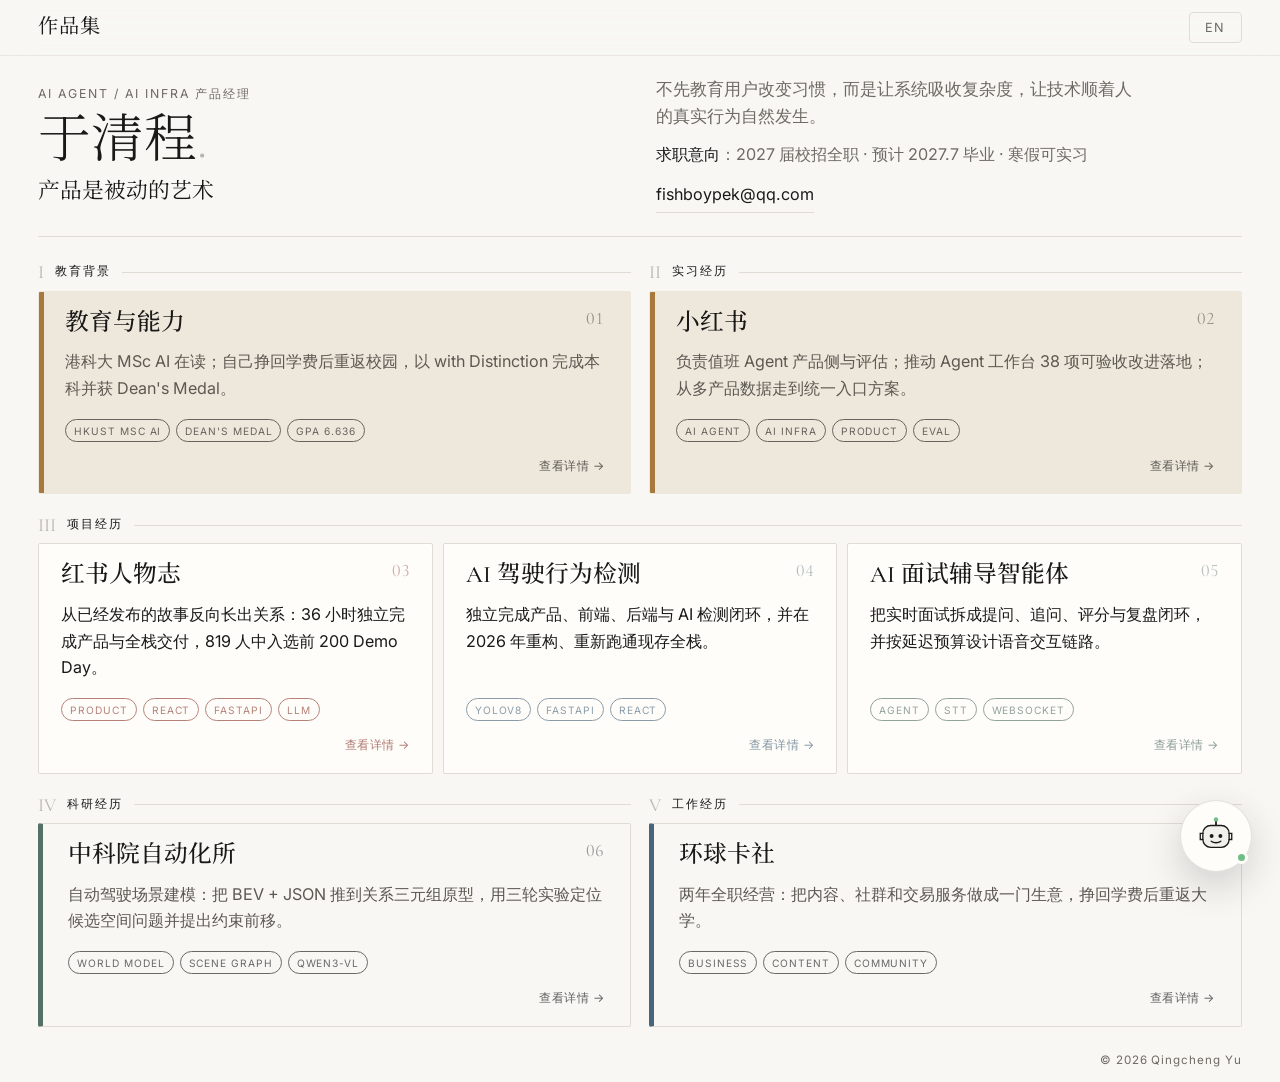
<file: index.html>
<!DOCTYPE html>
<html lang="zh">
<head>
  <meta charset="UTF-8" />
  <meta name="viewport" content="width=device-width, initial-scale=1.0" />
  <link rel="icon" href="/assets/favicon.svg" type="image/svg+xml" />
  <title>于清程 · Qingcheng Yu</title>
  <link rel="preconnect" href="https://fonts.googleapis.com" />
  <link rel="preconnect" href="https://fonts.gstatic.com" crossorigin />
  <link href="https://fonts.googleapis.com/css2?family=Cormorant+Garamond:ital,wght@0,300;0,400;0,500;1,400&family=Inter:wght@400;500&family=Noto+Serif+SC:wght@300;400;500&display=swap" rel="stylesheet" />
  <style>
    /* ─── RESET ─── */
    *, *::before, *::after { box-sizing: border-box; margin: 0; padding: 0; }

    /* ─── TOKENS ─── */
    :root {
      --bg:           #F8F7F4;
      --panel:        #FFFDFA;
      --text:         #1A1918;
      --muted:        #6E6A63;   /* 承载信息的文字：AA 达标 */
      --light:        #B8B4AE;   /* 纯装饰：句点 / 序号 */
      --border:       #E0DCD4;
      --border-light: #EAE7E0;
      --red:          #8B3D32;
      --blue:         #496579;
      --green:        #557066;
      --ochre:        #A8793E;
      --serif: 'Cormorant Garamond', 'Noto Serif SC', 'Songti SC', Georgia, serif;
      --sans:  'Inter', -apple-system, 'PingFang SC', 'Microsoft YaHei', sans-serif;
      --nav-h: 56px;
      --ease:  cubic-bezier(0.4, 0, 0.2, 1);
    }

    /* ─── BASE ─── */
    html { font-size: 16px; -webkit-text-size-adjust: 100%; }
    body {
      background: var(--bg);
      color: var(--text);
      font-family: var(--sans);
      font-weight: 400;
      line-height: 1.7;
      -webkit-font-smoothing: antialiased;
      -moz-osx-font-smoothing: grayscale;
      -webkit-tap-highlight-color: transparent;
    }
    a { color: inherit; text-decoration: none; }
    ::selection { background: var(--text); color: var(--bg); }
    :focus-visible { outline: 2px solid var(--text); outline-offset: 2px; border-radius: 2px; }

    /* ─── NAV ─── */
    nav {
      position: fixed; top: 0; left: 0; right: 0; z-index: 200;
      height: var(--nav-h);
      background: rgba(248,247,244,0.88);
      backdrop-filter: blur(16px) saturate(160%);
      -webkit-backdrop-filter: blur(16px) saturate(160%);
      border-bottom: 1px solid var(--border-light);
    }
    .nav-inner {
      height: 100%; max-width: 1240px; margin: 0 auto; padding: 0 40px;
      display: flex; align-items: center; justify-content: space-between;
    }
    .nav-logo { font-family: var(--serif); font-size: 1.15rem; letter-spacing: 0.03em; }
    #lang-btn {
      font-family: var(--sans); font-size: 0.72rem; letter-spacing: 0.1em;
      background: none; border: 1px solid var(--border); padding: 7px 15px;
      cursor: pointer; color: var(--muted); border-radius: 4px;
      transition: all 0.2s var(--ease);
    }
    #lang-btn:hover { background: var(--text); color: var(--bg); border-color: var(--text); }

    /* ─── STAGE ─── */
    .stage {
      min-height: 100vh;
      padding: calc(var(--nav-h) + 24px) 40px 28px;
      max-width: 1240px; margin: 0 auto;
    }

    /* ─── IDENTITY (full-width opening) ─── */
    .identity {
      display: grid; grid-template-columns: repeat(2, minmax(0, 1fr));
      gap: 22px; align-items: end;
      padding: 20px 0 36px; border-bottom: 1px solid var(--border);
    }
    .identity-primary, .identity-details { min-width: 0; }
    .identity-details { padding-bottom: 5px; }
    .eyebrow {
      font-size: 0.7rem; letter-spacing: 0.16em; text-transform: uppercase;
      color: var(--muted); margin-bottom: 14px;
    }
    .name {
      font-family: var(--serif); font-weight: 300;
      font-size: clamp(3.1rem, 4.4vw, 4.4rem); line-height: 1.0;
      letter-spacing: 0; margin-bottom: 16px; overflow-wrap: break-word;
    }
    .name em { font-style: normal; color: var(--light); }
    .tagline {
      font-family: var(--serif); font-style: normal; font-weight: 400;
      font-size: clamp(1.2rem, 1.7vw, 1.6rem); line-height: 1.35;
      color: var(--text); margin-bottom: 18px;
    }
    .bio { font-size: 0.9rem; color: var(--muted); line-height: 1.75; margin-bottom: 18px; max-width: 42ch; }
    .meta-row { font-size: 0.8rem; color: var(--muted); margin-bottom: 8px; }
    .meta-row strong { color: var(--text); font-weight: 500; }
    .contacts { display: flex; gap: 18px; font-size: 0.8rem; }
    .contacts a { color: var(--text); border-bottom: 1px solid var(--border); padding: 4px 0; transition: border-color .2s; }
    .contacts a:hover { border-color: var(--text); }

    /* ─── EXPERIENCE INDEX (right) ─── */
    .tiles {
      display: grid; grid-template-columns: repeat(12, minmax(0, 1fr));
      gap: 34px 22px; padding-top: 42px;
    }
    .tile-group { display: flex; flex-direction: column; gap: 13px; min-width: 0; }
    .tile-group > .tile-grid { flex: 1; }
    .tile-group > .tile-grid > .tile { height: 100%; }
    .tile-group:nth-child(1), .tile-group:nth-child(2) { grid-column: span 6; }
    .tile-group:nth-child(3) { grid-column: 1 / -1; }
    .tile-group:nth-child(4), .tile-group:nth-child(5) { grid-column: span 6; }
    .group-label {
      display: flex; align-items: center; gap: 11px;
      font-size: 0.67rem; line-height: 1;
      letter-spacing: 0.17em; text-transform: uppercase;
      color: var(--text); font-weight: 500; text-align: left;
    }
    .group-label::before {
      font-family: var(--serif); font-size: 1.05rem; font-weight: 400;
      letter-spacing: 0; color: var(--light);
    }
    .group-label::after { content: ""; height: 1px; flex: 1; background: var(--border); }
    .tile-group:nth-child(1) .group-label::before { content: "I"; }
    .tile-group:nth-child(2) .group-label::before { content: "II"; }
    .tile-group:nth-child(3) .group-label::before { content: "III"; }
    .tile-group:nth-child(4) .group-label::before { content: "IV"; }
    .tile-group:nth-child(5) .group-label::before { content: "V"; }
    .tile-grid {
      display: grid; grid-template-columns: repeat(2, minmax(0, 1fr));
      gap: 10px;
    }
    .tile-grid.single { grid-template-columns: 1fr; }
    .tile-grid.project-list { grid-template-columns: repeat(3, minmax(0, 1fr)); }
    .tile.featured { background: var(--panel); color: var(--text); }
    .tile.compact { min-height: 0; }
    .tile {
      display: flex; flex-direction: column;
      min-height: 174px;
      padding: 24px 26px 21px;
      background: var(--panel);
      border: 1px solid var(--border);
      border-radius: 2px;
      position: relative; overflow: hidden; isolation: isolate;
      transition: transform .28s var(--ease), border-color .28s var(--ease), background-color .28s var(--ease);
    }
    .tile::after {
      content: ""; position: absolute; left: 0; right: 100%; bottom: 0;
      height: 3px; background: currentColor; opacity: .8; z-index: -1;
      transition: right .35s var(--ease);
    }
    .tile:hover { transform: translateY(-4px); border-color: currentColor; }
    .tile:hover::after { right: 0; }
    .tile:active { transform: translateY(-1px); }
    .tile-top { display: flex; align-items: flex-start; justify-content: space-between; gap: 20px; margin-bottom: 13px; }
    .tile-name {
      max-width: 88%; font-family: var(--serif);
      font-size: clamp(1.35rem, 1.6vw, 1.65rem); font-weight: 500; line-height: 1.08;
      text-wrap: balance;
    }
    .tile-idx {
      font-family: var(--serif); font-size: 1rem; line-height: 1;
      color: currentColor; opacity: .42; font-variant-numeric: lining-nums tabular-nums;
    }
    .tile-hook { max-width: 64ch; font-size: 0.9rem; color: #5C5852; line-height: 1.65; flex: 1; }
    .tile-tags { display: flex; flex-wrap: wrap; gap: 6px; margin-top: 17px; }
    .tile-tags span {
      font-size: 0.58rem; line-height: 1; letter-spacing: 0.09em; text-transform: uppercase;
      padding: 6px 8px 5px; border: 1px solid currentColor; color: inherit; opacity: .64; border-radius: 99px;
    }
    .tile-arrow { align-self: flex-end; margin-top: 14px; font-size: 0.68rem; letter-spacing: .04em; color: inherit; opacity: .68; transition: opacity .2s, transform .2s; }
    .tile:hover .tile-arrow { opacity: 1; transform: translateX(4px); }

    /* Each row behaves like a different kind of exhibit, not one repeated card template. */
    .tile-group:nth-child(1) .tile {
      background: #EEE8DC; border-color: #EEE8DC;
    }
    .tile-group:nth-child(1) .tile::before {
      content: ""; position: absolute; top: 0; left: 0; bottom: 0; width: 5px; background: var(--ochre);
    }
    .tile-group:nth-child(2) .tile { background: #EEE8DC; border-color: #EEE8DC; }
    .tile-group:nth-child(2) .tile::before {
      content: ""; position: absolute; top: 0; left: 0; bottom: 0; width: 5px; background: var(--ochre);
    }
    .tile-group:nth-child(3) .tile { min-height: 224px; border-color: var(--border); padding-left: 22px; padding-right: 22px; }
    .tile-group:nth-child(3) .tile:nth-child(1) { color: var(--red); }
    .tile-group:nth-child(3) .tile:nth-child(2) { color: var(--blue); }
    .tile-group:nth-child(3) .tile:nth-child(3) { color: var(--green); }
    .tile-group:nth-child(3) .tile .tile-name,
    .tile-group:nth-child(3) .tile .tile-hook { color: var(--text); }
    .tile-group:nth-child(3) .tile::after { background: currentColor; }
    .tile-group:nth-child(4) .tile,
    .tile-group:nth-child(5) .tile { min-height: 160px; padding-left: 25px; background: transparent; }
    .tile-group:nth-child(4) .tile { border-left: 5px solid var(--green); }
    .tile-group:nth-child(5) .tile { border-left: 5px solid var(--blue); }
    /* ─── FOOTER strip ─── */
    .footstrip {
      grid-column: 1 / -1;
      display: flex; align-items: center; justify-content: flex-end;
      padding: 2px 0 0; font-size: 0.66rem; color: var(--muted); letter-spacing: 0.08em;
    }

    /* ─── RESPONSIVE ─── */
    @media (max-width: 1120px) {
      .stage { min-height: auto; }
      .identity { gap: 22px; }
      .tile-group:nth-child(1), .tile-group:nth-child(2),
      .tile-group:nth-child(4), .tile-group:nth-child(5) { grid-column: span 6; }
    }
    @media (max-width: 860px) {
      .identity { grid-template-columns: 1fr; gap: 16px; align-items: start; }
      .identity-details { max-width: 62ch; padding-bottom: 0; }
      .tile-group:nth-child(1), .tile-group:nth-child(2),
      .tile-group:nth-child(4), .tile-group:nth-child(5) { grid-column: 1 / -1; }
      .tile-grid.project-list { grid-template-columns: 1fr; }
      .tile-group:nth-child(3) .tile { min-height: 0; }
    }
    @media (max-width: 620px) {
      .nav-inner { padding: 0 20px; }
      .stage { padding: calc(var(--nav-h) + 22px) 20px 22px; gap: 22px; }
      .tile-grid { grid-template-columns: 1fr; }
      .name { font-size: clamp(2.7rem, 12vw, 3.4rem); line-height: 1.06; }
      .footstrip { justify-content: flex-start; padding-right: 0; }
      #lang-btn { padding: 10px 16px; }
      .tile-arrow { color: var(--muted); }
      .tiles { gap: 30px; padding-top: 34px; }
      .tile { min-height: 0; padding: 22px 20px 19px; }
      .tile-group:nth-child(3) .tile { padding-left: 20px; padding-right: 20px; }
    }

    /* 常见的桌面短视口：保持完整首屏，同时不裁切更矮的设备。 */
    @media (min-width: 861px) and (max-height: 900px) {
      .stage { padding-top: calc(var(--nav-h) + 14px); padding-bottom: 12px; }
      .identity { gap: 32px; padding: 6px 0 18px; }
      .eyebrow { margin-bottom: 9px; }
      .name { font-size: clamp(3rem, 4vw, 4rem); margin-bottom: 10px; }
      .tagline { margin-bottom: 12px; }
      .bio { margin-bottom: 11px; line-height: 1.62; }
      .tiles { gap: 22px 18px; padding-top: 26px; }
      .tile-group { gap: 9px; }
      .tile { min-height: 146px; padding-top: 18px; padding-bottom: 17px; }
      .tile-group:nth-child(3) .tile { min-height: 184px; }
    }
    @media (min-width: 861px) and (max-height: 800px) {
      .stage { padding-top: calc(var(--nav-h) + 8px); padding-bottom: 8px; }
      .identity { padding: 2px 0 10px; }
      .eyebrow { margin-bottom: 6px; }
      .name { font-size: clamp(2.75rem, 3.7vw, 3.6rem); margin-bottom: 7px; }
      .tagline { margin-bottom: 8px; }
      .bio { margin-bottom: 7px; line-height: 1.5; }
      .meta-row { margin-bottom: 5px; }
      .tiles { gap: 17px 18px; padding-top: 20px; }
      .tile { min-height: 128px; padding-top: 15px; padding-bottom: 14px; }
      .tile-group:nth-child(3) .tile { min-height: 164px; }
      .tile-name { font-size: 1.25rem; }
      .tile-tags { margin-top: 10px; }
      .tile-arrow { margin-top: 8px; }
      .tile-hook { line-height: 1.48; }
    }

    /* ─── 尊重减弱动效偏好 ─── */
    @media (prefers-reduced-motion: reduce) {
      *, *::before, *::after { animation-duration: .001ms !important; animation-iteration-count: 1 !important; transition-duration: .001ms !important; }
      .tile:hover { transform: none; }
    }

    /* ─── 英文语境的排印微调（负字距/斜体只给拉丁）─── */
    html[lang="en"] .name { letter-spacing: -0.02em; }
    html[lang="en"] .tagline { font-style: italic; }
  </style>
  <link rel="stylesheet" href="/assets/site.css" />
  <link rel="stylesheet" href="/assets/chat-widget.css" />
</head>
<body class="home-page">

<!-- ══════════ NAV ══════════ -->
<nav>
  <div class="nav-inner">
    <a href="/" class="nav-logo" data-i18n="nav_name">作品集</a>
    <button id="lang-btn" onclick="toggleLang()" aria-label="Switch language">EN</button>
  </div>
</nav>

<!-- ══════════ STAGE ══════════ -->
<main class="stage">

  <!-- OPENING · identity -->
  <section class="identity" aria-label="简介">
    <div class="identity-primary">
      <p class="eyebrow" data-i18n="hero_eyebrow">AI Agent / AI Infra 产品经理</p>
      <h1 class="name" data-i18n="hero_name">于清程<em>.</em></h1>
      <p class="tagline" data-i18n="hero_tagline">产品是被动的艺术</p>
    </div>
    <div class="identity-details">
      <p class="bio" data-i18n="hero_bio">不先教育用户改变习惯，而是让系统吸收复杂度，让技术顺着人的真实行为自然发生。</p>
      <p class="meta-row" data-i18n="hero_avail"><strong>求职意向</strong>：2027 届校招全职 · 预计 2027.7 毕业 · 寒假可实习</p>
      <div class="contacts">
        <a href="mailto:fishboypek@qq.com">fishboypek@qq.com</a>
      </div>
    </div>
  </section>

  <!-- RIGHT · grouped experience index -->
  <section class="tiles" aria-label="经历与项目">
    <section class="tile-group" aria-labelledby="group-education">
      <h2 class="group-label" id="group-education" data-i18n="group_edu">教育背景</h2>
      <div class="tile-grid single">
        <a class="tile compact" href="/projects/education/">
          <div class="tile-top"><h3 class="tile-name" data-i18n="t_edu_n">教育与能力</h3><span class="tile-idx" aria-hidden="true">01</span></div>
          <p class="tile-hook" data-i18n="t_edu_h">港科大 MSc AI 在读；自己挣回学费后重返校园，以 with Distinction 完成本科并获 Dean's Medal。</p>
          <div class="tile-tags"><span>HKUST MSc AI</span><span>Dean's Medal</span><span>GPA 6.636</span></div>
          <span class="tile-arrow" data-i18n="t_more6">查看详情 →</span>
        </a>
      </div>
    </section>

    <section class="tile-group" aria-labelledby="group-internship">
      <h2 class="group-label" id="group-internship" data-i18n="group_intern">实习经历</h2>
      <div class="tile-grid single">
        <a class="tile featured" href="/projects/xhs/">
          <div class="tile-top"><h3 class="tile-name" data-i18n="t_xhs_n">小红书</h3><span class="tile-idx" aria-hidden="true">02</span></div>
          <p class="tile-hook" data-i18n="t_xhs_h">负责值班 Agent 产品侧与评估；推动 Agent 工作台 38 项可验收改进落地；从多产品数据走到统一入口方案。</p>
          <div class="tile-tags"><span>AI Agent</span><span>AI Infra</span><span>Product</span><span>Eval</span></div>
          <span class="tile-arrow" data-i18n="t_more">查看详情 →</span>
        </a>
      </div>
    </section>

    <section class="tile-group" aria-labelledby="group-projects">
      <h2 class="group-label" id="group-projects" data-i18n="group_projects">项目经历</h2>
      <div class="tile-grid project-list">
        <a class="tile compact" href="/projects/hackathon/">
          <div class="tile-top"><h3 class="tile-name" data-i18n="t_hack_n">红书人物志</h3><span class="tile-idx" aria-hidden="true">03</span></div>
          <p class="tile-hook" data-i18n="t_hack_h">从已经发布的故事反向长出关系：36 小时独立完成产品与全栈交付，819 人中入选前 200 Demo Day。</p>
          <div class="tile-tags"><span>Product</span><span>React</span><span>FastAPI</span><span>LLM</span></div>
          <span class="tile-arrow" data-i18n="t_more2">查看详情 →</span>
        </a>

        <a class="tile compact" href="/projects/ai-driving/">
          <div class="tile-top"><h3 class="tile-name" data-i18n="t_drive_n">AI 驾驶行为检测</h3><span class="tile-idx" aria-hidden="true">04</span></div>
          <p class="tile-hook" data-i18n="t_drive_h">独立完成产品、前端、后端与 AI 检测闭环，并在 2026 年重构、重新跑通现存全栈。</p>
          <div class="tile-tags"><span>YOLOv8</span><span>FastAPI</span><span>React</span></div>
          <span class="tile-arrow" data-i18n="t_more5">查看详情 →</span>
        </a>

        <a class="tile compact" href="/projects/ai-interview/">
          <div class="tile-top"><h3 class="tile-name" data-i18n="t_int_n">AI 面试辅导智能体</h3><span class="tile-idx" aria-hidden="true">05</span></div>
          <p class="tile-hook" data-i18n="t_int_h">把实时面试拆成提问、追问、评分与复盘闭环，并按延迟预算设计语音交互链路。</p>
          <div class="tile-tags"><span>Agent</span><span>STT</span><span>WebSocket</span></div>
          <span class="tile-arrow" data-i18n="t_more4">查看详情 →</span>
        </a>
      </div>
    </section>

    <section class="tile-group" aria-labelledby="group-research">
      <h2 class="group-label" id="group-research" data-i18n="group_research">科研经历</h2>
      <div class="tile-grid single">
        <a class="tile compact" href="/projects/casia/">
          <div class="tile-top"><h3 class="tile-name" data-i18n="t_casia_n">中科院自动化所</h3><span class="tile-idx" aria-hidden="true">06</span></div>
          <p class="tile-hook" data-i18n="t_casia_h">自动驾驶场景建模：把 BEV + JSON 推到关系三元组原型，用三轮实验定位候选空间问题并提出约束前移。</p>
          <div class="tile-tags"><span>World Model</span><span>Scene Graph</span><span>Qwen3-VL</span></div>
          <span class="tile-arrow" data-i18n="t_more7">查看详情 →</span>
        </a>
      </div>
    </section>

    <section class="tile-group" aria-labelledby="group-work">
      <h2 class="group-label" id="group-work" data-i18n="group_work">工作经历</h2>
      <div class="tile-grid single">
        <a class="tile compact" href="/projects/hqks/">
          <div class="tile-top"><h3 class="tile-name" data-i18n="t_hqks_n">环球卡社</h3><span class="tile-idx" aria-hidden="true">07</span></div>
          <p class="tile-hook" data-i18n="t_hqks_h">两年全职经营：把内容、社群和交易服务做成一门生意，挣回学费后重返大学。</p>
          <div class="tile-tags"><span>Business</span><span>Content</span><span>Community</span></div>
          <span class="tile-arrow" data-i18n="t_more3">查看详情 →</span>
        </a>
      </div>
    </section>

    <footer class="footstrip">
      <span>© 2026 Qingcheng Yu</span>
    </footer>
  </section>

</main>

<!-- ══════════ CHAT LOGIC ══════════ -->
<script src="/assets/chat-widget.js"></script>

<!-- ══════════ I18N ══════════ -->
<script>
const T = {
  zh: {
    nav_name:     '作品集',
    hero_eyebrow: 'AI Agent / AI Infra 产品经理',
    hero_name:    '于清程<em>.</em>',
    hero_tagline: '产品是被动的艺术',
    hero_bio:     '不先教育用户改变习惯，而是让系统吸收复杂度，让技术顺着人的真实行为自然发生。',
    hero_avail:   '<strong>求职意向</strong>：2027 届校招全职 · 预计 2027.7 毕业 · 寒假可实习',
    group_edu:    '教育背景',
    group_intern: '实习经历',
    group_projects: '项目经历',
    group_research: '科研经历',
    group_work:   '工作经历',
    t_xhs_n:      '小红书',
    t_xhs_h:      '负责值班 Agent 产品侧与评估；推动 Agent 工作台 38 项可验收改进落地；从多产品数据走到统一入口方案。',
    t_hack_n:     '红书人物志',
    t_hack_h:     '从已经发布的故事反向长出关系：36 小时独立完成产品与全栈交付，819 人中入选前 200 Demo Day。',
    t_hqks_n:     '环球卡社',
    t_hqks_h:     '两年全职经营：把内容、社群和交易服务做成一门生意，挣回学费后重返大学。',
    t_int_n:      'AI 面试辅导智能体',
    t_int_h:      '把实时面试拆成提问、追问、评分与复盘闭环，并按延迟预算设计语音交互链路。',
    t_drive_n:    'AI 驾驶行为检测',
    t_drive_h:    '独立完成产品、前端、后端与 AI 检测闭环，并在 2026 年重构、重新跑通现存全栈。',
    t_edu_n:      '教育与能力',
    t_edu_h:      '港科大 MSc AI 在读；自己挣回学费后重返校园，以 with Distinction 完成本科并获 Dean\'s Medal。',
    t_casia_n:    '中科院自动化所',
    t_casia_h:    '自动驾驶场景建模：把 BEV + JSON 推到关系三元组原型，用三轮实验定位候选空间问题并提出约束前移。',
    t_more:       '查看详情 →', t_more2: '查看详情 →', t_more3: '查看详情 →',
    t_more4:      '查看详情 →', t_more5: '查看详情 →', t_more6: '查看详情 →', t_more7: '查看详情 →',
  },
  en: {
    nav_name:     'Portfolio',
    hero_eyebrow: 'AI Agent / Infrastructure Product Manager',
    hero_name:    'Qingcheng Yu<em>.</em>',
    hero_tagline: 'Product is the art of staying out of the way.',
    hero_bio:     'Do not make users adapt to technology. Let the system absorb complexity and fit the way people already behave.',
    hero_avail:   '<strong>Open to</strong>: 2027 new-grad full-time · expected graduation Jul 2027 · winter internship available',
    group_edu:    'Education',
    group_intern: 'Internship',
    group_projects: 'Selected projects',
    group_research: 'Research',
    group_work:   'Work experience',
    t_xhs_n:      'Xiaohongshu (RED)',
    t_xhs_h:      'Owned product and evaluation for an on-call agent, drove 38 testable improvements to an agent workspace, and turned multi-product data into a unified-entry proposal.',
    t_hack_n:     'Rednote Person Graph',
    t_hack_h:     'Relationships grown from stories people had already shared: solo product and full-stack delivery in 36 hours, selected for Demo Day among the top 200 of 819.',
    t_hqks_n:     'Collector Universe',
    t_hqks_h:     'Two years operating the business full-time: turned content, community, and transaction services into a business, then used it to fund my return to university.',
    t_int_n:      'AI Interview Coaching Agent',
    t_int_h:      'Structured real-time interviews into asking, follow-up, scoring, and review loops, with a voice path designed around latency budgets.',
    t_drive_n:    'AI Driving Behavior Detection',
    t_drive_h:    'Independently delivered the product, front end, back end, and AI detection loop, then rebuilt and revalidated the surviving full stack in 2026.',
    t_edu_n:      'Education & capability',
    t_edu_h:      'HKUST MSc AI candidate; returned after earning the tuition independently, completed the bachelor\'s with Distinction, and received the Dean\'s Medal.',
    t_casia_n:    'Chinese Academy of Sciences',
    t_casia_h:    'Autonomous-driving scene modelling: moved BEV + JSON into a relation-triple prototype, then used three experiments to isolate the candidate-space problem and propose constraint-first filtering.',
    t_more:       'Read more →', t_more2: 'Read more →', t_more3: 'Read more →',
    t_more4:      'Read more →', t_more5: 'Read more →', t_more6: 'Read more →', t_more7: 'Read more →',
  }
};

function applyLang(l) {
  document.querySelectorAll('[data-i18n]').forEach(el => {
    const v = T[l][el.dataset.i18n];
    if (v !== undefined) el.innerHTML = v;
  });
  document.querySelectorAll('[data-i18n-ph]').forEach(el => {
    const v = T[l][el.dataset.i18nPh];
    if (v !== undefined) el.placeholder = v;
  });
  document.getElementById('lang-btn').textContent = l === 'zh' ? 'EN' : '中文';
  document.documentElement.lang = l === 'zh' ? 'zh-CN' : 'en';
  try { localStorage.setItem('site_lang', l); } catch (e) {}
}
let lang = 'zh';
try { const saved = localStorage.getItem('site_lang'); if (saved === 'en' || saved === 'zh') lang = saved; } catch (e) {}
function toggleLang() { lang = (document.documentElement.lang === 'en' ? 'zh' : 'en'); applyLang(lang); }
applyLang(lang);
</script>
</body>
</html>
</file>
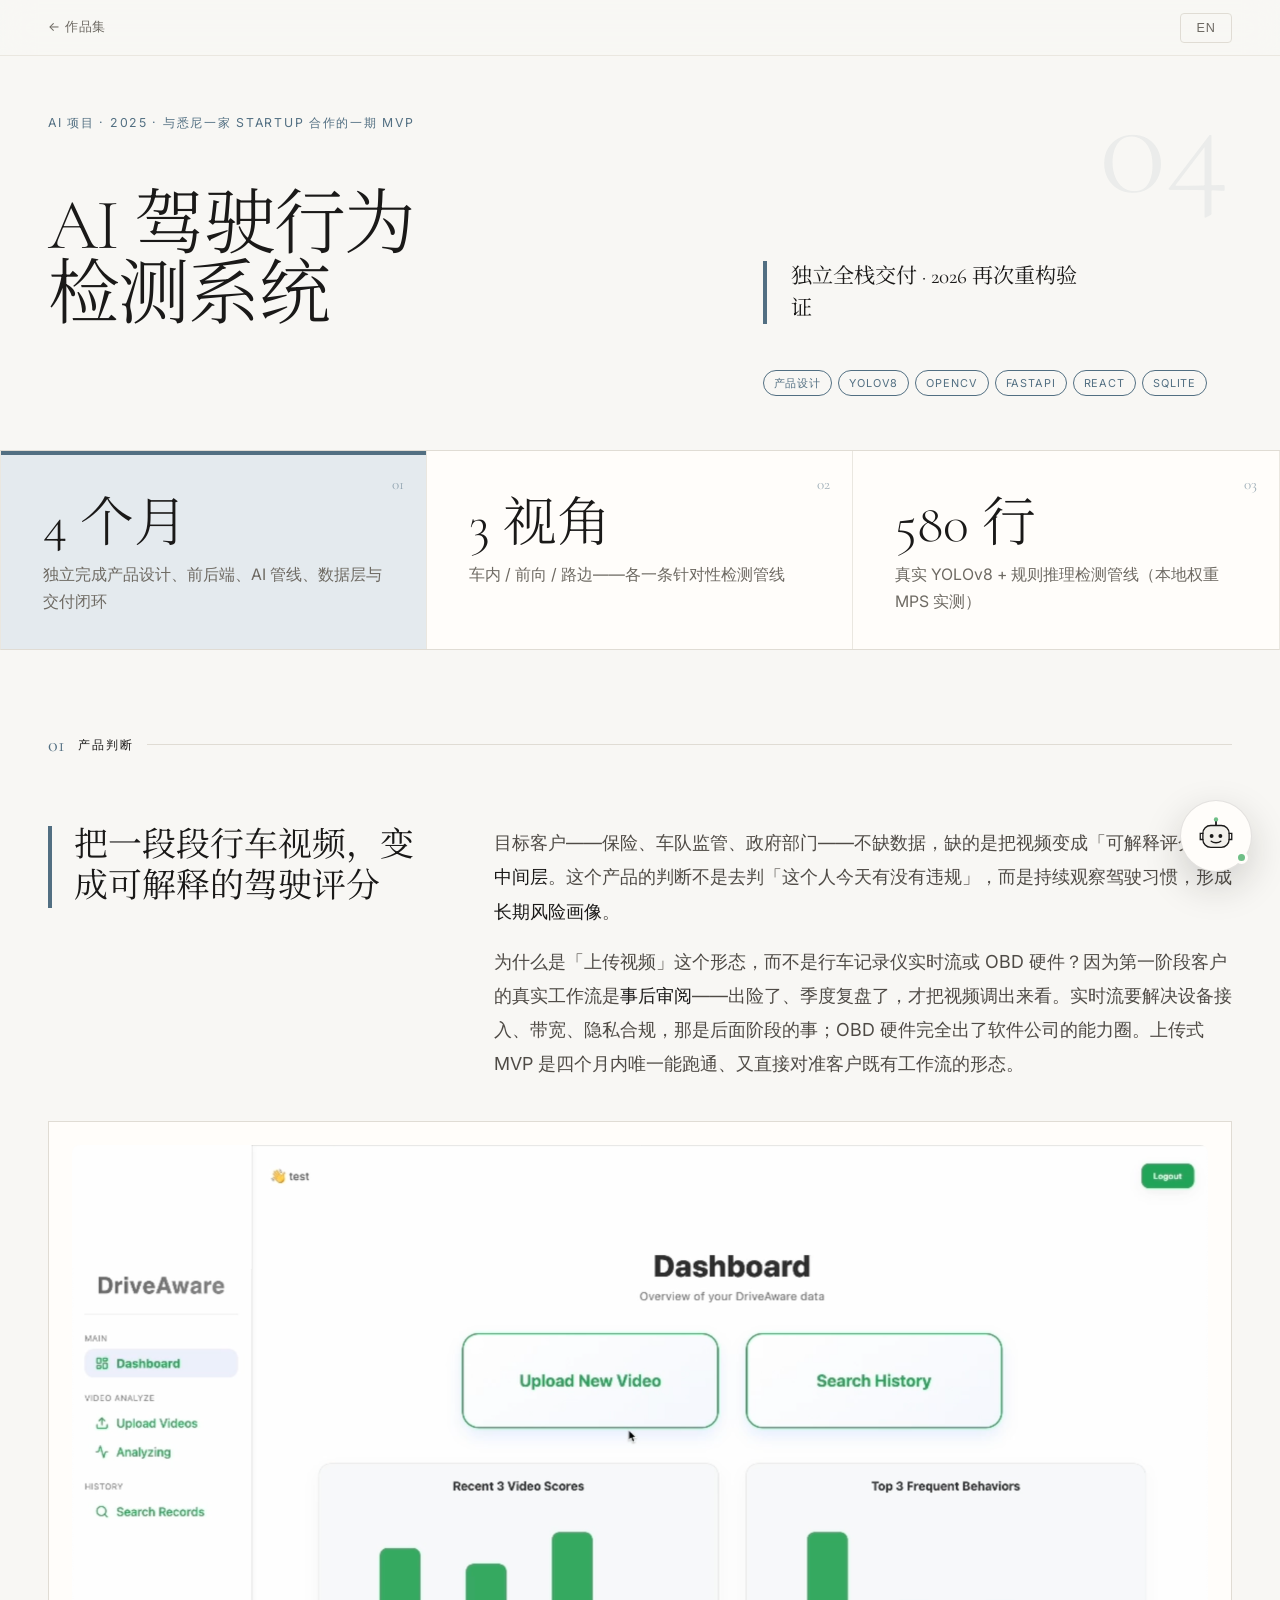
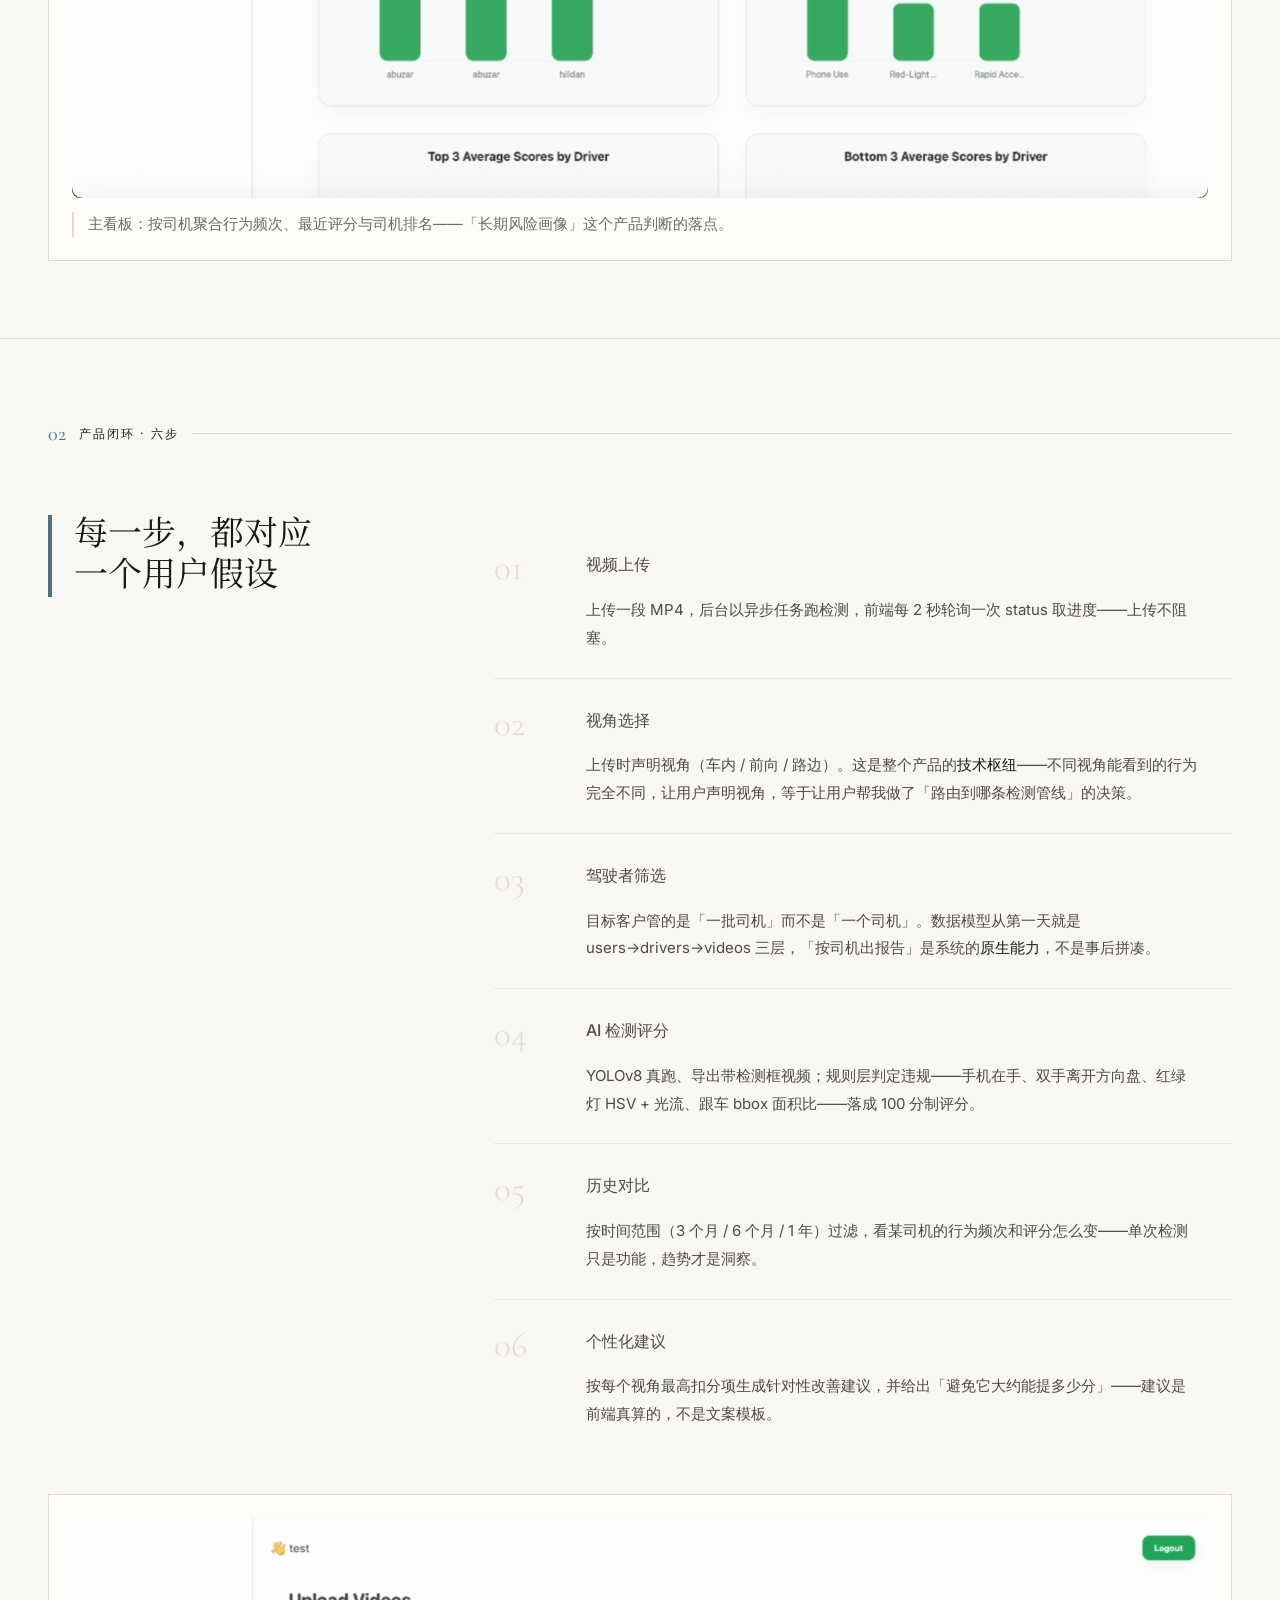
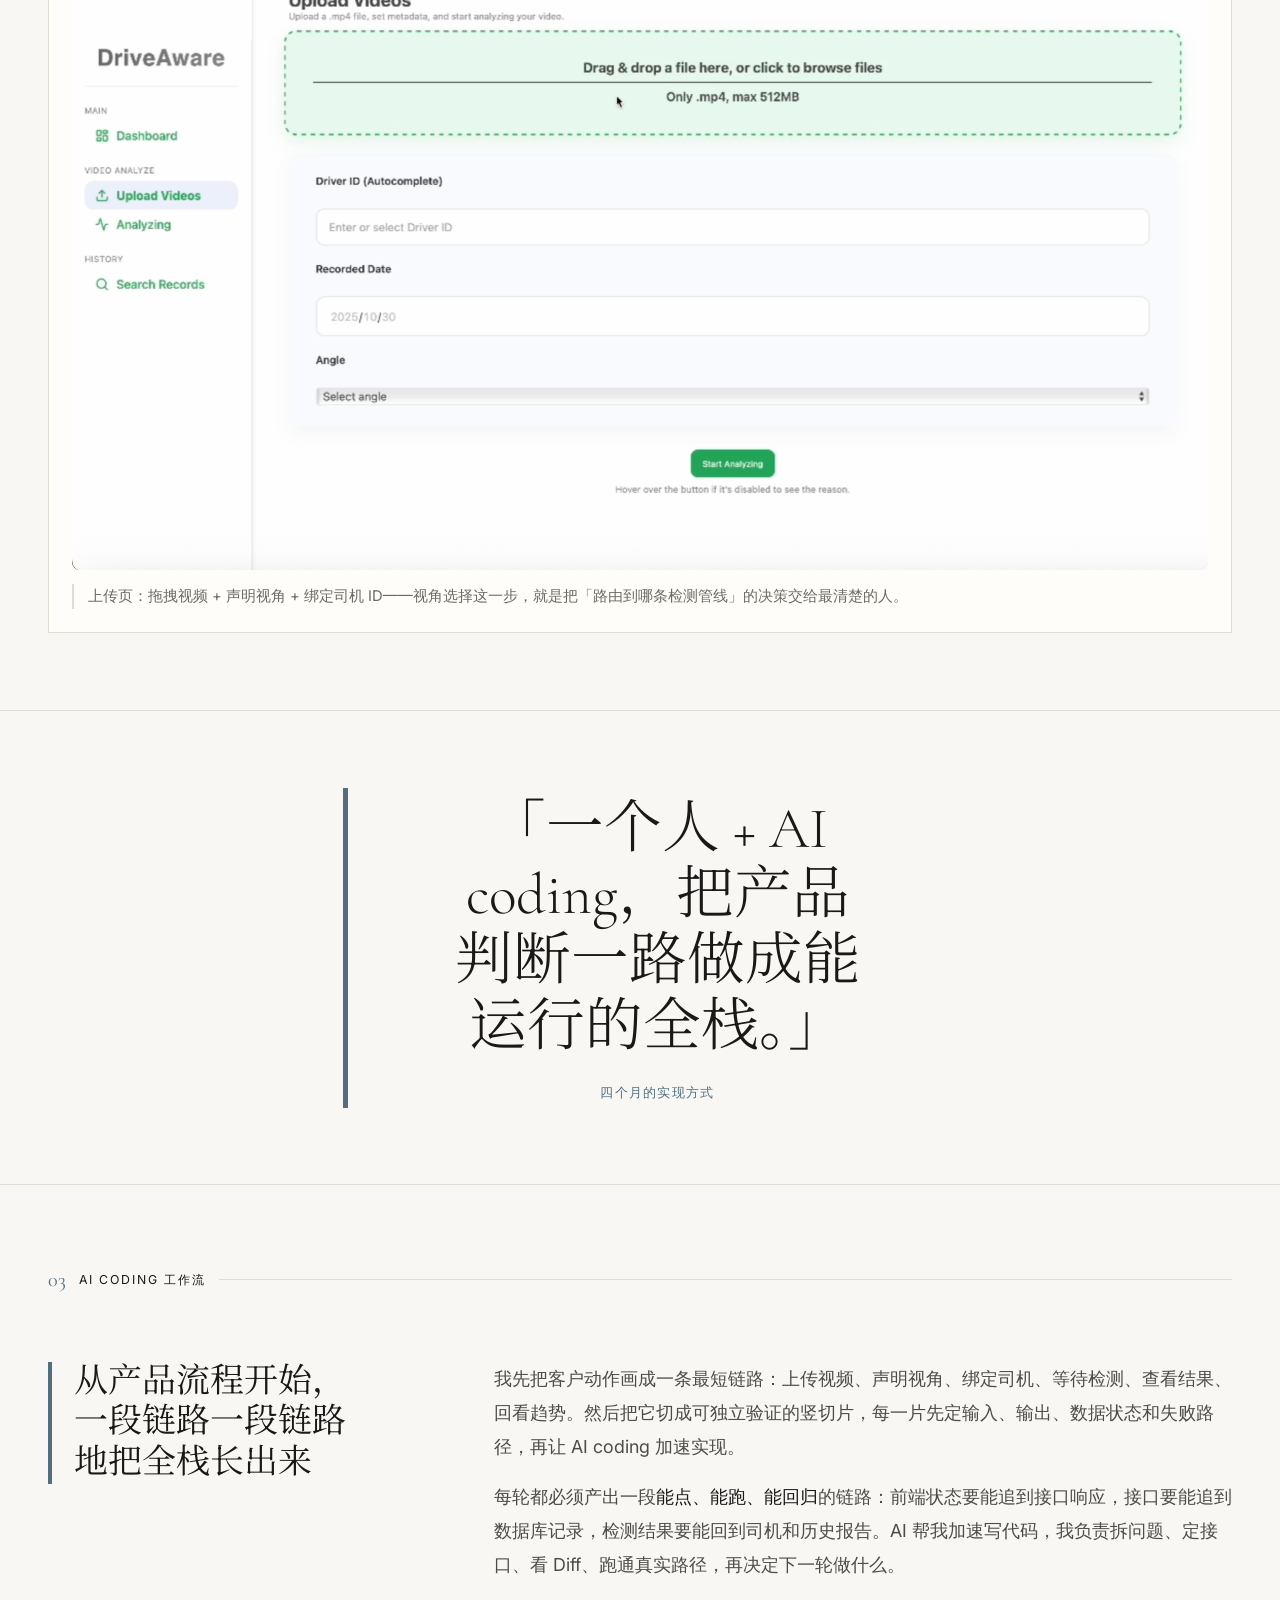
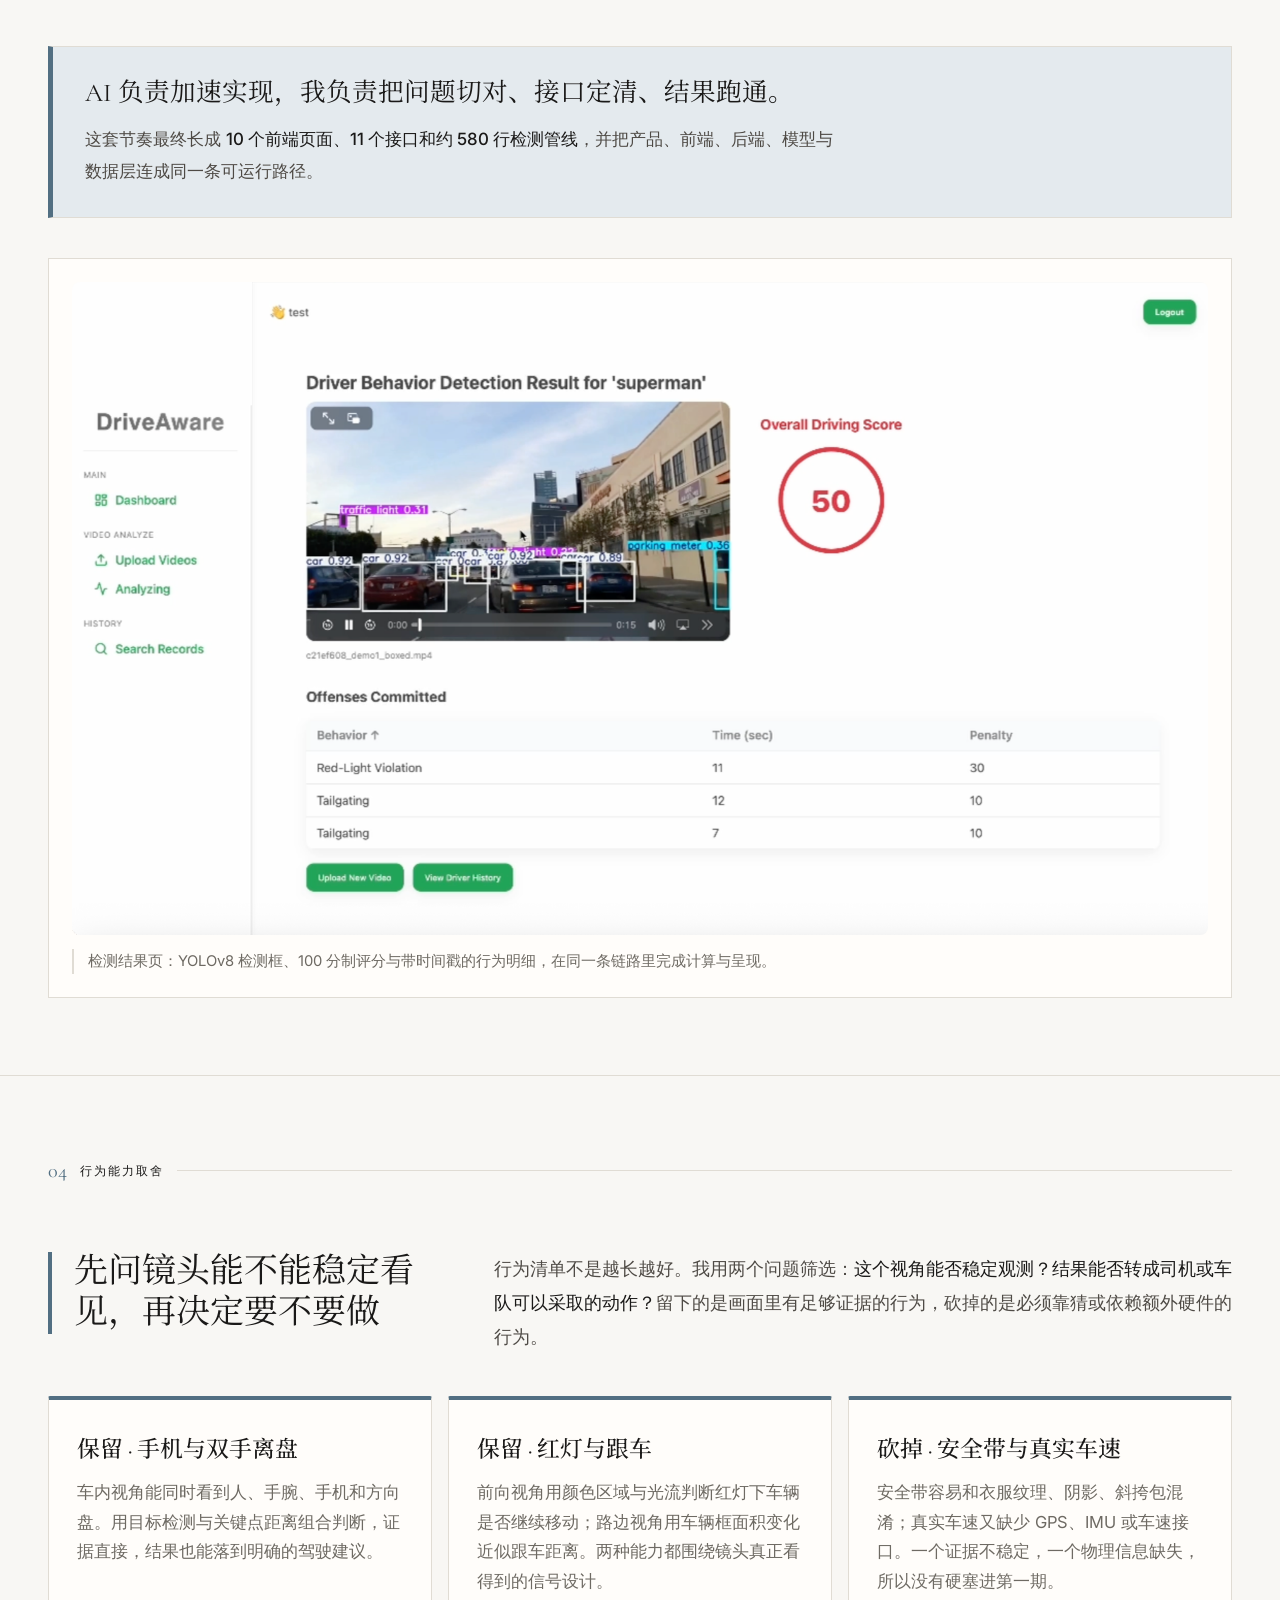
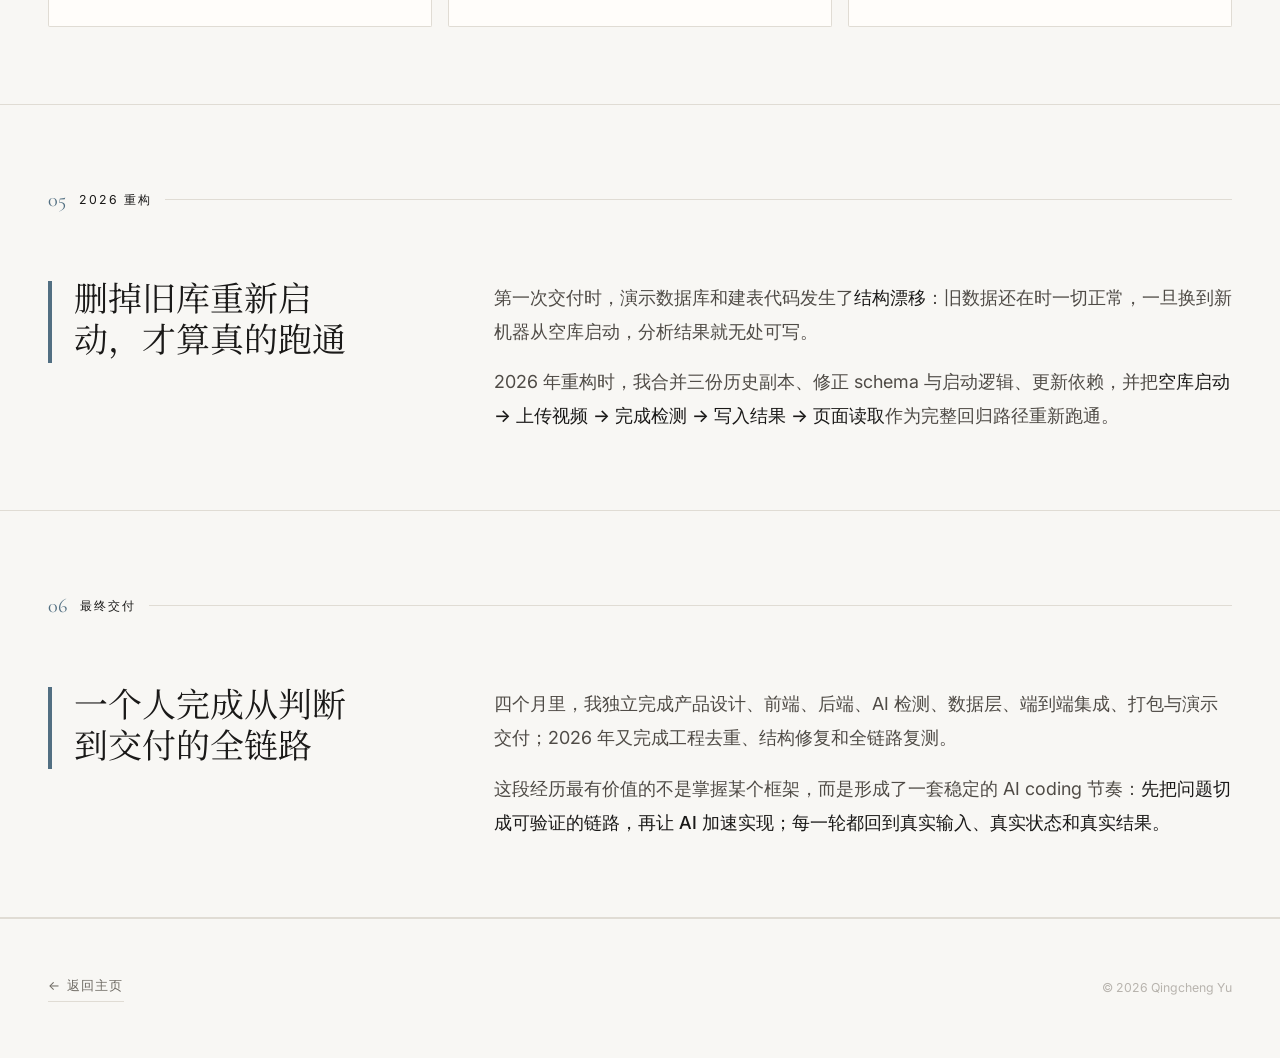
<file: projects/ai-driving/index.html>
<!DOCTYPE html>
<html lang="zh">
<head>
  <meta charset="UTF-8" />
  <meta name="viewport" content="width=device-width, initial-scale=1.0" />
  <link rel="icon" href="/assets/favicon.svg" type="image/svg+xml" />
  <title>AI 驾驶行为检测 · Qingcheng Yu</title>
  <link rel="preconnect" href="https://fonts.googleapis.com" />
  <link rel="preconnect" href="https://fonts.gstatic.com" crossorigin />
  <link href="https://fonts.googleapis.com/css2?family=Cormorant+Garamond:ital,wght@0,300;0,400;0,500;1,400&family=Inter:wght@300;400;500&family=Noto+Serif+SC:wght@300;400;500&display=swap" rel="stylesheet" />
  <style>
    *, *::before, *::after { box-sizing: border-box; margin: 0; padding: 0; }
    :root {
      --bg: #F8F7F4; --panel: #FFFDFA; --text: #1A1918; --muted: #6E6A63;
      --light: #B8B4AE; --border: #E0DCD4; --border-light: #EAE7E0;
      --serif: 'Cormorant Garamond', 'Noto Serif SC', 'Songti SC', Georgia, serif;
      --sans:  'Inter', -apple-system, 'PingFang SC', sans-serif;
      --ease: cubic-bezier(0.4, 0, 0.2, 1);
    }
    html { scroll-behavior: smooth; -webkit-text-size-adjust: 100%; }
    body { background: var(--bg); color: var(--text); font-family: var(--sans); font-weight: 400; line-height: 1.75; -webkit-font-smoothing: antialiased; -webkit-tap-highlight-color: transparent; }
    a { color: inherit; text-decoration: none; }
    ::selection { background: var(--text); color: var(--bg); }
    :focus-visible { outline: 2px solid var(--text); outline-offset: 2px; }
    .container { max-width: 1080px; margin: 0 auto; padding: 0 48px; }

    nav { position: fixed; top: 0; left: 0; right: 0; z-index: 200; height: 56px; background: rgba(248,247,244,0.88); backdrop-filter: blur(16px) saturate(160%); -webkit-backdrop-filter: blur(16px) saturate(160%); border-bottom: 1px solid var(--border-light); }
    .nav-inner { height: 100%; display: flex; align-items: center; justify-content: space-between; }
    .nav-back { font-size: 0.72rem; letter-spacing: 0.08em; text-transform: uppercase; color: var(--muted); transition: color 0.2s; }
    .nav-back:hover { color: var(--text); }
    #lang-btn { font-size: 0.72rem; letter-spacing: 0.08em; background: none; border: 1px solid var(--border); padding: 7px 15px; cursor: pointer; color: var(--muted); transition: all 0.2s; border-radius: 4px; }
    #lang-btn:hover { background: var(--text); color: var(--bg); border-color: var(--text); }

    /* HERO */
    .hero { padding: 140px 0 60px; border-bottom: 1px solid var(--border); }
    .hero-meta { font-size: 0.7rem; letter-spacing: 0.14em; text-transform: uppercase; color: var(--muted); margin-bottom: 26px; }
    .hero-title { font-family: var(--serif); font-size: clamp(2.8rem, 6.5vw, 5.4rem); font-weight: 300; line-height: 1.06; margin-bottom: 18px; letter-spacing: -0.01em; }
    .hero-sub { font-family: var(--serif); font-size: 1.35rem; font-style: normal; color: var(--muted); margin-bottom: 30px; }
    html[lang="en"] .hero-sub { font-style: italic; }
    .hero-tags { display: flex; flex-wrap: wrap; gap: 6px; }
    .tag { font-size: 0.64rem; letter-spacing: 0.08em; text-transform: uppercase; padding: 4px 10px; border: 1px solid var(--border); color: var(--muted); border-radius: 2px; }

    /* STATS */
    .stats { display: grid; grid-template-columns: repeat(3, 1fr); border-bottom: 1px solid var(--border); }
    .stat { padding: 44px 40px; border-right: 1px solid var(--border-light); }
    .stat:last-child { border-right: none; }
    .stat-num { font-family: var(--serif); font-size: 2.7rem; font-weight: 300; line-height: 1; margin-bottom: 10px; }
    .stat-label { font-size: 0.75rem; color: var(--muted); line-height: 1.6; }

    /* SECTIONS */
    section { padding: 76px 0; border-bottom: 1px solid var(--border); }
    .sec-label { font-size: 0.68rem; letter-spacing: 0.16em; text-transform: uppercase; color: var(--light); margin-bottom: 42px; padding-bottom: 16px; border-bottom: 1px solid var(--border-light); }
    .two-col { display: grid; grid-template-columns: 300px 1fr; gap: 72px; align-items: start; }
    .col-head { font-family: var(--serif); font-size: 1.85rem; font-weight: 400; line-height: 1.28; }
    .col-body { font-size: 0.9rem; color: #4E4A45; line-height: 1.95; }
    .col-body p + p { margin-top: 16px; }
    .col-body strong { color: var(--text); font-weight: 500; }

    /* PULL QUOTE */
    .pull { font-family: var(--serif); font-weight: 300; font-size: clamp(1.5rem, 3vw, 2.3rem); line-height: 1.4; color: var(--text); text-align: center; padding: 8px 0; max-width: 24ch; margin: 0 auto; }
    .pull .by { display: block; font-family: var(--sans); font-size: 0.72rem; letter-spacing: 0.08em; text-transform: uppercase; color: var(--light); margin-top: 20px; }

    /* JOURNEY */
    .journey { display: flex; flex-direction: column; gap: 0; margin-top: 8px; }
    .step { display: grid; grid-template-columns: 60px 1fr; gap: 32px; padding: 26px 0; border-bottom: 1px solid var(--border-light); align-items: start; }
    .step:last-child { border-bottom: none; }
    .step-num { font-family: var(--serif); font-size: 2rem; font-weight: 300; color: var(--border); line-height: 1; padding-top: 2px; }
    .step-title { font-size: 0.92rem; font-weight: 500; margin-bottom: 6px; }
    .step-desc { font-size: 0.855rem; color: #4E4A45; line-height: 1.85; }
    .step-desc strong { color: var(--text); font-weight: 500; }

    /* THREE-IN-ONE */
    .trio { display: grid; grid-template-columns: repeat(3, 1fr); gap: 14px; margin-top: 26px; }
    .trio-item { padding: 22px 20px; background: var(--panel); border: 1px solid var(--border-light); border-radius: 8px; }
    .trio-item h4 { font-family: var(--serif); font-size: 1.15rem; font-weight: 500; margin-bottom: 8px; }
    .trio-item p { font-size: 0.82rem; color: var(--muted); line-height: 1.7; }
    .trio-item strong { color: var(--text); font-weight: 500; }

    /* CALLOUT */
    .callout { border-left: 2px solid var(--text); padding: 4px 0 4px 24px; margin-top: 40px; }
    .callout .big { font-family: var(--serif); font-size: 1.35rem; line-height: 1.4; color: var(--text); margin-bottom: 12px; }
    .callout p { font-size: 0.875rem; color: #4E4A45; line-height: 1.9; }
    .callout strong { color: var(--text); font-weight: 500; }

    /* ARCH GRID */
    .arch-grid { display: grid; grid-template-columns: repeat(2, 1fr); gap: 1px; background: var(--border-light); border: 1px solid var(--border-light); }
    .arch-cell { background: var(--bg); padding: 32px 36px; }
    .arch-layer { font-size: 0.65rem; letter-spacing: 0.12em; text-transform: uppercase; color: var(--light); margin-bottom: 12px; }
    .arch-tech { font-family: var(--serif); font-size: 1.3rem; font-weight: 400; margin-bottom: 10px; }
    .arch-desc { font-size: 0.82rem; color: #4E4A45; line-height: 1.78; }
    .arch-desc strong { color: var(--text); font-weight: 500; }

    /* HONEST TAGS */
    .rm { display: inline-block; font-size: 0.62rem; letter-spacing: 0.05em; padding: 1px 7px; border-radius: 3px; vertical-align: middle; }
    .rm.real { background: #E8F0E9; color: #3C6B49; }
    .rm.mock { background: #F0ECE4; color: #8A6D3B; }

    /* INLINE FIGURE */
    figure.fig { margin: 40px 0 0; }
    figure.fig img { width: 100%; height: auto; display: block; border-radius: 8px; border: 1px solid var(--border-light); background: var(--panel); }
    figure.fig figcaption { font-size: 0.75rem; color: var(--muted); line-height: 1.65; margin-top: 14px; padding-left: 14px; border-left: 2px solid var(--border); }
    .fig-pair { display: grid; grid-template-columns: 1fr 1fr; gap: 20px; margin-top: 40px; }
    .fig-pair figure.fig { margin: 0; }

    /* FOOTER */
    .page-footer { padding: 52px 0; }
    .footer-inner { display: flex; align-items: center; justify-content: space-between; }
    .footer-back { font-size: 0.72rem; letter-spacing: 0.1em; text-transform: uppercase; color: var(--muted); transition: color 0.2s; }
    .footer-back:hover { color: var(--text); }
    .footer-copy { font-size: 0.7rem; color: var(--light); }

    /* PAGE-LOAD REVEAL */
    .reveal { opacity: 0; transform: translateY(14px); animation: rise 0.7s var(--ease) forwards; }
    .hero .reveal:nth-child(1) { animation-delay: .05s; }
    .hero .reveal:nth-child(2) { animation-delay: .13s; }
    .hero .reveal:nth-child(3) { animation-delay: .21s; }
    .hero .reveal:nth-child(4) { animation-delay: .29s; }
    @keyframes rise { to { opacity: 1; transform: none; } }

    @media (max-width: 840px) {
      .container { padding: 0 24px; }
      .two-col { grid-template-columns: 1fr; gap: 22px; }
      .stats { grid-template-columns: 1fr; }
      .stat { border-right: none; border-bottom: 1px solid var(--border-light); padding: 32px 0; }
      .trio { grid-template-columns: 1fr; }
      .arch-grid { grid-template-columns: 1fr; }
      .fig-pair { grid-template-columns: 1fr; gap: 32px; }
      .step { grid-template-columns: 40px 1fr; gap: 16px; }
    }
    @media (prefers-reduced-motion: reduce) {
      *, *::before, *::after { animation-duration: .001ms !important; transition-duration: .001ms !important; }
      .reveal { opacity: 1; transform: none; }
    }
  </style>
  <link rel="stylesheet" href="/assets/site.css" />
  <link rel="stylesheet" href="/assets/chat-widget.css" />
</head>
<body class="project-page" data-exhibit="driving">

<nav>
  <div class="container nav-inner">
    <a href="/" class="nav-back">← <span data-i18n="back">作品集</span></a>
    <button id="lang-btn" onclick="toggleLang()" aria-label="Switch language">EN</button>
  </div>
</nav>

<!-- HERO -->
<div class="hero">
  <div class="container">
    <p class="hero-meta reveal" data-i18n="hero_meta">AI 项目 · 2025 · 与悉尼一家 startup 合作的一期 MVP</p>
    <h1 class="hero-title reveal" data-i18n="hero_title">AI 驾驶行为<br>检测系统</h1>
    <p class="hero-sub reveal" data-i18n="hero_sub">独立全栈交付 · 2026 再次重构验证</p>
    <div class="hero-tags reveal">
      <span class="tag" data-i18n="tag_pd">产品设计</span>
      <span class="tag">YOLOv8</span>
      <span class="tag">OpenCV</span>
      <span class="tag">FastAPI</span>
      <span class="tag">React</span>
      <span class="tag">SQLite</span>
    </div>
  </div>
</div>

<!-- STATS -->
<div class="stats">
  <div class="stat"><div class="stat-num" data-i18n="s1n">4 个月</div><div class="stat-label" data-i18n="s1">独立完成产品设计、前后端、AI 管线、数据层与交付闭环</div></div>
  <div class="stat"><div class="stat-num" data-i18n="s2n">3 视角</div><div class="stat-label" data-i18n="s2">车内 / 前向 / 路边——各一条针对性检测管线</div></div>
  <div class="stat"><div class="stat-num" data-i18n="s3n">580 行</div><div class="stat-label" data-i18n="s3">真实 YOLOv8 + 规则推理检测管线（本地权重 MPS 实测）</div></div>
</div>

<!-- 产品判断 -->
<section>
  <div class="container">
    <p class="sec-label" data-i18n="sec1_label">产品判断</p>
    <div class="two-col">
      <h2 class="col-head" data-i18n="sec1_head">把一段段行车视频，变成可解释的驾驶评分</h2>
      <div class="col-body">
        <p data-i18n="sec1_p1">目标客户——保险、车队监管、政府部门——不缺数据，缺的是把视频变成「可解释评分」的<strong>中间层</strong>。这个产品的判断不是去判「这个人今天有没有违规」，而是持续观察驾驶习惯，形成<strong>长期风险画像</strong>。</p>
        <p data-i18n="sec1_p2">为什么是「上传视频」这个形态，而不是行车记录仪实时流或 OBD 硬件？因为第一阶段客户的真实工作流是<strong>事后审阅</strong>——出险了、季度复盘了，才把视频调出来看。实时流要解决设备接入、带宽、隐私合规，那是后面阶段的事；OBD 硬件完全出了软件公司的能力圈。上传式 MVP 是四个月内唯一能跑通、又直接对准客户既有工作流的形态。</p>
      </div>
    </div>
    <figure class="fig">
      <img src="img/d1_dashboard.png" alt="主看板：司机聚合、评分趋势与排名" loading="lazy" />
      <figcaption data-i18n="fig1_cap">主看板：按司机聚合行为频次、最近评分与司机排名——「长期风险画像」这个产品判断的落点。</figcaption>
    </figure>
  </div>
</section>

<!-- 产品闭环 -->
<section>
  <div class="container">
    <p class="sec-label" data-i18n="sec2_label">产品闭环 · 六步</p>
    <div class="two-col">
      <h2 class="col-head" data-i18n="sec2_head">每一步，都对应一个用户假设</h2>
      <div class="col-body">
        <div class="journey">
          <div class="step">
            <div class="step-num">01</div>
            <div><p class="step-title" data-i18n="j1_t">视频上传</p><p class="step-desc" data-i18n="j1_d">上传一段 MP4，后台以异步任务跑检测，前端每 2 秒轮询一次 status 取进度——上传不阻塞。</p></div>
          </div>
          <div class="step">
            <div class="step-num">02</div>
            <div><p class="step-title" data-i18n="j2_t">视角选择</p><p class="step-desc" data-i18n="j2_d">上传时声明视角（车内 / 前向 / 路边）。这是整个产品的<strong>技术枢纽</strong>——不同视角能看到的行为完全不同，让用户声明视角，等于让用户帮我做了「路由到哪条检测管线」的决策。</p></div>
          </div>
          <div class="step">
            <div class="step-num">03</div>
            <div><p class="step-title" data-i18n="j3_t">驾驶者筛选</p><p class="step-desc" data-i18n="j3_d">目标客户管的是「一批司机」而不是「一个司机」。数据模型从第一天就是 users→drivers→videos 三层，「按司机出报告」是系统的<strong>原生能力</strong>，不是事后拼凑。</p></div>
          </div>
          <div class="step">
            <div class="step-num">04</div>
            <div><p class="step-title" data-i18n="j4_t">AI 检测评分</p><p class="step-desc" data-i18n="j4_d">YOLOv8 真跑、导出带检测框视频；规则层判定违规——手机在手、双手离开方向盘、红绿灯 HSV + 光流、跟车 bbox 面积比——落成 100 分制评分。</p></div>
          </div>
          <div class="step">
            <div class="step-num">05</div>
            <div><p class="step-title" data-i18n="j5_t">历史对比</p><p class="step-desc" data-i18n="j5_d">按时间范围（3 个月 / 6 个月 / 1 年）过滤，看某司机的行为频次和评分怎么变——单次检测只是功能，趋势才是洞察。</p></div>
          </div>
          <div class="step">
            <div class="step-num">06</div>
            <div><p class="step-title" data-i18n="j6_t">个性化建议</p><p class="step-desc" data-i18n="j6_d">按每个视角最高扣分项生成针对性改善建议，并给出「避免它大约能提多少分」——建议是前端真算的，不是文案模板。</p></div>
          </div>
        </div>
      </div>
    </div>
    <figure class="fig">
      <img src="img/d2_upload.png" alt="上传页：拖拽视频、声明视角、绑定司机" loading="lazy" />
      <figcaption data-i18n="fig2_cap">上传页：拖拽视频 + 声明视角 + 绑定司机 ID——视角选择这一步，就是把「路由到哪条检测管线」的决策交给最清楚的人。</figcaption>
    </figure>
  </div>
</section>

<!-- PULL QUOTE -->
<section>
  <div class="container">
    <p class="pull" data-i18n="pull1">「一个人 + AI coding，把产品判断一路做成能运行的全栈。」<span class="by">四个月的实现方式</span></p>
  </div>
</section>

<!-- AI coding 工作流 -->
<section>
  <div class="container">
    <p class="sec-label" data-i18n="sec3_label">AI coding 工作流</p>
    <div class="two-col">
      <h2 class="col-head" data-i18n="sec3_head">从产品流程开始，一段链路一段链路地把全栈长出来</h2>
      <div class="col-body">
        <p data-i18n="sec3_p1">我先把客户动作画成一条最短链路：上传视频、声明视角、绑定司机、等待检测、查看结果、回看趋势。然后把它切成可独立验证的竖切片，每一片先定输入、输出、数据状态和失败路径，再让 AI coding 加速实现。</p>
        <p data-i18n="sec3_p2">每轮都必须产出一段<strong>能点、能跑、能回归</strong>的链路：前端状态要能追到接口响应，接口要能追到数据库记录，检测结果要能回到司机和历史报告。AI 帮我加速写代码，我负责拆问题、定接口、看 Diff、跑通真实路径，再决定下一轮做什么。</p>
      </div>
    </div>
    <div class="callout">
      <p class="big" data-i18n="co1_big">AI 负责加速实现，我负责把问题切对、接口定清、结果跑通。</p>
      <p data-i18n="co1_p">这套节奏最终长成 <strong>10 个前端页面、11 个接口和约 580 行检测管线</strong>，并把产品、前端、后端、模型与数据层连成同一条可运行路径。</p>
    </div>
    <figure class="fig">
      <img src="img/d3_result.png" alt="检测结果页：真实 YOLO 检测框、评分、违规明细" loading="lazy" />
      <figcaption data-i18n="fig3_cap">检测结果页：YOLOv8 检测框、100 分制评分与带时间戳的行为明细，在同一条链路里完成计算与呈现。</figcaption>
    </figure>
  </div>
</section>

<!-- 评分与长期画像 -->

<!-- 行为能力取舍 -->
<section>
  <div class="container">
    <p class="sec-label" data-i18n="sec6_label">行为能力取舍</p>
    <div class="two-col">
      <h2 class="col-head" data-i18n="sec6_head">先问镜头能不能稳定看见，再决定要不要做</h2>
      <div class="col-body">
        <p data-i18n="sec6_p1">行为清单不是越长越好。我用两个问题筛选：<strong>这个视角能否稳定观测？结果能否转成司机或车队可以采取的动作？</strong>留下的是画面里有足够证据的行为，砍掉的是必须靠猜或依赖额外硬件的行为。</p>
      </div>
    </div>
    <div class="trio">
      <div class="trio-item"><h4 data-i18n="t1_h">保留 · 手机与双手离盘</h4><p data-i18n="t1_p">车内视角能同时看到人、手腕、手机和方向盘。用目标检测与关键点距离组合判断，证据直接，结果也能落到明确的驾驶建议。</p></div>
      <div class="trio-item"><h4 data-i18n="t2_h">保留 · 红灯与跟车</h4><p data-i18n="t2_p">前向视角用颜色区域与光流判断红灯下车辆是否继续移动；路边视角用车辆框面积变化近似跟车距离。两种能力都围绕镜头真正看得到的信号设计。</p></div>
      <div class="trio-item"><h4 data-i18n="t3_h">砍掉 · 安全带与真实车速</h4><p data-i18n="t3_p">安全带容易和衣服纹理、阴影、斜挎包混淆；真实车速又缺少 GPS、IMU 或车速接口。一个证据不稳定，一个物理信息缺失，所以没有硬塞进第一期。</p></div>
    </div>
  </div>
</section>

<!-- 最想讲透的一课 -->
<section>
  <div class="container">
    <p class="sec-label" data-i18n="sec7_label">2026 重构</p>
    <div class="two-col">
      <h2 class="col-head" data-i18n="sec7_head">删掉旧库重新启动，才算真的跑通</h2>
      <div class="col-body">
        <p data-i18n="sec7_p1">第一次交付时，演示数据库和建表代码发生了<strong>结构漂移</strong>：旧数据还在时一切正常，一旦换到新机器从空库启动，分析结果就无处可写。</p>
        <p data-i18n="sec7_p2">2026 年重构时，我合并三份历史副本、修正 schema 与启动逻辑、更新依赖，并把<strong>空库启动 → 上传视频 → 完成检测 → 写入结果 → 页面读取</strong>作为完整回归路径重新跑通。</p>
      </div>
    </div>
  </div>
</section>

<!-- 沉淀 -->
<section>
  <div class="container">
    <p class="sec-label" data-i18n="sec8_label">最终交付</p>
    <div class="two-col">
      <h2 class="col-head" data-i18n="sec8_head">一个人完成从判断到交付的全链路</h2>
      <div class="col-body">
        <p data-i18n="sec8_p1">四个月里，我独立完成产品设计、前端、后端、AI 检测、数据层、端到端集成、打包与演示交付；2026 年又完成工程去重、结构修复和全链路复测。</p>
        <p data-i18n="sec8_p2">这段经历最有价值的不是掌握某个框架，而是形成了一套稳定的 AI coding 节奏：<strong>先把问题切成可验证的链路，再让 AI 加速实现；每一轮都回到真实输入、真实状态和真实结果。</strong></p>
      </div>
    </div>
  </div>
</section>

<div class="page-footer">
  <div class="container">
    <div class="footer-inner">
      <a href="/" class="footer-back" data-i18n="foot_back">← 返回主页</a>
      <span class="footer-copy">© 2026 Qingcheng Yu</span>
    </div>
  </div>
</div>

<script>
const T = {
  "zh": {
    "back": "作品集",
    "foot_back": "← 返回主页",
    "hero_meta": "AI 项目 · 2025 · 与悉尼一家 startup 合作的一期 MVP",
    "hero_title": "AI 驾驶行为<br>检测系统",
    "hero_sub": "独立全栈交付 · 2026 再次重构验证",
    "tag_pd": "产品设计",
    "s1n": "4 个月",
    "s1": "独立完成产品设计、前后端、AI 管线、数据层与交付闭环",
    "s2n": "3 视角",
    "s2": "车内 / 前向 / 路边——各一条针对性检测管线",
    "s3n": "580 行",
    "s3": "真实 YOLOv8 + 规则推理检测管线（本地权重 MPS 实测）",
    "sec1_label": "产品判断",
    "sec1_head": "把一段段行车视频，变成可解释的驾驶评分",
    "sec1_p1": "目标客户——保险、车队监管、政府部门——不缺数据，缺的是把视频变成「可解释评分」的<strong>中间层</strong>。这个产品的判断不是去判「这个人今天有没有违规」，而是持续观察驾驶习惯，形成<strong>长期风险画像</strong>。",
    "sec1_p2": "为什么是「上传视频」这个形态，而不是行车记录仪实时流或 OBD 硬件？因为第一阶段客户的真实工作流是<strong>事后审阅</strong>——出险了、季度复盘了，才把视频调出来看。实时流要解决设备接入、带宽、隐私合规，那是后面阶段的事；OBD 硬件完全出了软件公司的能力圈。上传式 MVP 是四个月内唯一能跑通、又直接对准客户既有工作流的形态。",
    "fig1_cap": "主看板：按司机聚合行为频次、最近评分与司机排名——「长期风险画像」这个产品判断的落点。",
    "sec2_label": "产品闭环 · 六步",
    "sec2_head": "每一步，都对应一个用户假设",
    "j1_t": "视频上传",
    "j1_d": "上传一段 MP4，后台以异步任务跑检测，前端每 2 秒轮询一次 status 取进度——上传不阻塞。",
    "j2_t": "视角选择",
    "j2_d": "上传时声明视角（车内 / 前向 / 路边）。这是整个产品的<strong>技术枢纽</strong>——不同视角能看到的行为完全不同，让用户声明视角，等于让用户帮我做了「路由到哪条检测管线」的决策。",
    "j3_t": "驾驶者筛选",
    "j3_d": "目标客户管的是「一批司机」而不是「一个司机」。数据模型从第一天就是 users→drivers→videos 三层，「按司机出报告」是系统的<strong>原生能力</strong>，不是事后拼凑。",
    "j4_t": "AI 检测评分",
    "j4_d": "YOLOv8 真跑、导出带检测框视频；规则层判定违规——手机在手、双手离开方向盘、红绿灯 HSV + 光流、跟车 bbox 面积比——落成 100 分制评分。",
    "j5_t": "历史对比",
    "j5_d": "按时间范围（3 个月 / 6 个月 / 1 年）过滤，看某司机的行为频次和评分怎么变——单次检测只是功能，趋势才是洞察。",
    "j6_t": "个性化建议",
    "j6_d": "按每个视角最高扣分项生成针对性改善建议，并给出「避免它大约能提多少分」——建议是前端真算的，不是文案模板。",
    "fig2_cap": "上传页：拖拽视频 + 声明视角 + 绑定司机 ID——视角选择这一步，就是把「路由到哪条检测管线」的决策交给最清楚的人。",
    "pull1": "「一个人 + AI coding，把产品判断一路做成能运行的全栈。」<span class=\"by\">四个月的实现方式</span>",
    "sec3_label": "AI coding 工作流",
    "sec3_head": "从产品流程开始，一段链路一段链路地把全栈长出来",
    "sec3_p1": "我先把客户动作画成一条最短链路：上传视频、声明视角、绑定司机、等待检测、查看结果、回看趋势。然后把它切成可独立验证的竖切片，每一片先定输入、输出、数据状态和失败路径，再让 AI coding 加速实现。",
    "sec3_p2": "每轮都必须产出一段<strong>能点、能跑、能回归</strong>的链路：前端状态要能追到接口响应，接口要能追到数据库记录，检测结果要能回到司机和历史报告。AI 帮我加速写代码，我负责拆问题、定接口、看 Diff、跑通真实路径，再决定下一轮做什么。",
    "co1_big": "AI 负责加速实现，我负责把问题切对、接口定清、结果跑通。",
    "co1_p": "这套节奏最终长成 <strong>10 个前端页面、11 个接口和约 580 行检测管线</strong>，并把产品、前端、后端、模型与数据层连成同一条可运行路径。",
    "fig3_cap": "检测结果页：YOLOv8 检测框、100 分制评分与带时间戳的行为明细，在同一条链路里完成计算与呈现。",
    "sec6_label": "行为能力取舍",
    "sec6_head": "先问镜头能不能稳定看见，再决定要不要做",
    "sec6_p1": "行为清单不是越长越好。我用两个问题筛选：<strong>这个视角能否稳定观测？结果能否转成司机或车队可以采取的动作？</strong>留下的是画面里有足够证据的行为，砍掉的是必须靠猜或依赖额外硬件的行为。",
    "t1_h": "保留 · 手机与双手离盘",
    "t1_p": "车内视角能同时看到人、手腕、手机和方向盘。用目标检测与关键点距离组合判断，证据直接，结果也能落到明确的驾驶建议。",
    "t2_h": "保留 · 红灯与跟车",
    "t2_p": "前向视角用颜色区域与光流判断红灯下车辆是否继续移动；路边视角用车辆框面积变化近似跟车距离。两种能力都围绕镜头真正看得到的信号设计。",
    "t3_h": "砍掉 · 安全带与真实车速",
    "t3_p": "安全带容易和衣服纹理、阴影、斜挎包混淆；真实车速又缺少 GPS、IMU 或车速接口。一个证据不稳定，一个物理信息缺失，所以没有硬塞进第一期。",
    "sec7_label": "2026 重构",
    "sec7_head": "删掉旧库重新启动，才算真的跑通",
    "sec7_p1": "第一次交付时，演示数据库和建表代码发生了<strong>结构漂移</strong>：旧数据还在时一切正常，一旦换到新机器从空库启动，分析结果就无处可写。",
    "sec7_p2": "2026 年重构时，我合并三份历史副本、修正 schema 与启动逻辑、更新依赖，并把<strong>空库启动 → 上传视频 → 完成检测 → 写入结果 → 页面读取</strong>作为完整回归路径重新跑通。",
    "sec8_label": "最终交付",
    "sec8_head": "一个人完成从判断到交付的全链路",
    "sec8_p1": "四个月里，我独立完成产品设计、前端、后端、AI 检测、数据层、端到端集成、打包与演示交付；2026 年又完成工程去重、结构修复和全链路复测。",
    "sec8_p2": "这段经历最有价值的不是掌握某个框架，而是形成了一套稳定的 AI coding 节奏：<strong>先把问题切成可验证的链路，再让 AI 加速实现；每一轮都回到真实输入、真实状态和真实结果。</strong>"
  },
  "en": {
    "back": "Portfolio",
    "foot_back": "← Back to portfolio",
    "hero_meta": "AI Project · 2025 · A first-phase MVP with a Sydney startup",
    "hero_title": "AI Driving Behavior<br>Detection System",
    "hero_sub": "Independently shipped full-stack · rebuilt and revalidated in 2026",
    "tag_pd": "Product Design",
    "s1n": "4 months",
    "s1": "Independently delivered product, front end, back end, AI pipeline, data layer and the complete loop",
    "s2n": "3 angles",
    "s2": "In-cabin / front-facing / roadside — a dedicated detection pipeline each",
    "s3n": "580 lines",
    "s3": "A real YOLOv8 + rule-inference detection pipeline (local weights, MPS-tested)",
    "sec1_label": "Product Judgment",
    "sec1_head": "Turning raw driving footage into an explainable driving score",
    "sec1_p1": "The target clients — insurers, fleet regulators, government bodies — don't lack data. What they lack is the <strong>middle layer</strong> that turns video into an explainable score. The product's bet isn't judging whether someone broke a rule today, but continuously observing driving habits to build a <strong>long-term risk profile</strong>.",
    "sec1_p2": "Why an upload-a-video form, rather than a live dashcam stream or OBD hardware? Because phase-one clients' real workflow is <strong>after-the-fact review</strong> — they pull footage up only after an incident or a quarterly review. A live stream would mean solving device integration, bandwidth, and privacy compliance — that's a later phase; OBD hardware is entirely outside a software company's scope. An upload-based MVP was the only form that could ship in four months and map directly onto the client's existing workflow.",
    "fig1_cap": "Main dashboard: behavior frequency, recent scores and driver rankings aggregated per driver — where the 'long-term risk profile' bet actually lands.",
    "sec2_label": "The Product Loop · Six Steps",
    "sec2_head": "Every step answers a user assumption",
    "j1_t": "Video Upload",
    "j1_d": "Upload an MP4; the backend runs detection as an async task while the front end polls status every 2 seconds for progress — the upload never blocks.",
    "j2_t": "Angle Selection",
    "j2_d": "You declare the camera angle at upload (in-cabin / front-facing / roadside). This is the product's <strong>technical hub</strong> — each angle sees entirely different behaviors, so having the user declare the angle means the user makes the 'which pipeline to route to' decision for me.",
    "j3_t": "Driver Selection",
    "j3_d": "Clients manage a fleet of drivers, not a single driver. The data model was users→drivers→videos from day one, so 'report per driver' is a <strong>native capability</strong>, not something bolted on later.",
    "j4_t": "AI Detection & Scoring",
    "j4_d": "YOLOv8 truly runs and exports a boxed video; the rule layer flags violations — phone in hand, hands off the wheel, traffic-light HSV + optical flow, tailgating bbox-area ratio — rolled into a 100-point score.",
    "j5_t": "Historical Comparison",
    "j5_d": "Filter by time range (3 months / 6 months / 1 year) to see how a driver's behavior frequency and scores shift — a single detection is just a feature; the trend is the insight.",
    "j6_t": "Personalized Advice",
    "j6_d": "Targeted improvement tips are generated from each angle's top penalty, with an estimate of 'how many points avoiding it would gain' — the advice is genuinely computed on the front end, not a template.",
    "fig2_cap": "Upload page: drag in a video + declare the angle + link a driver ID — the angle step hands the 'which pipeline to route to' decision to whoever knows best.",
    "pull1": "\"One person + AI coding turned product judgment into a working full stack.\"<span class=\"by\">How the four months were built</span>",
    "sec3_label": "AI coding workflow",
    "sec3_head": "Start with the product flow, then grow the full stack one working slice at a time",
    "sec3_p1": "I first drew the shortest client path: upload a video, declare the angle, link a driver, wait for detection, inspect the result, and review the trend. I then cut it into independently testable vertical slices, defining input, output, data state, and failure path before using AI coding to accelerate implementation.",
    "sec3_p2": "Every iteration had to deliver a slice that was <strong>clickable, runnable, and regressable</strong>: front-end state had to trace to the API response, the API to the database record, and the result back to a driver and historical report. AI accelerated the code; I decomposed the problem, specified interfaces, reviewed diffs, ran the real path, and chose the next slice.",
    "co1_big": "AI accelerated implementation; I owned the decomposition, interfaces, and working result.",
    "co1_p": "That rhythm produced <strong>10 front-end pages, 11 endpoints, and roughly 580 lines of detection pipeline</strong>, connecting product, front end, back end, model, and data into one runnable path.",
    "fig3_cap": "Detection result page: YOLOv8 boxes, a 100-point score, and time-stamped behavior details, calculated and presented in the same end-to-end path.",
    "sec6_label": "Behavior selection",
    "sec6_head": "Ask what the camera can observe reliably before deciding what to build",
    "sec6_p1": "A longer behavior list is not automatically a better product. I used two filters: <strong>can this angle observe the signal reliably, and can the result become an action for a driver or fleet?</strong> Behaviors with visible evidence stayed; those requiring guesswork or extra hardware were cut.",
    "t1_h": "Keep · phone and hands off wheel",
    "t1_p": "The in-cabin angle can see the person, wrists, phone, and steering wheel together. Object detection plus keypoint distance gives direct evidence and maps to a clear driving recommendation.",
    "t2_h": "Keep · red lights and following",
    "t2_p": "The forward angle combines color regions with optical flow to detect continued movement at a red light; the roadside angle uses changes in vehicle-box area as a following-distance proxy. Both are designed around signals the camera can actually see.",
    "t3_h": "Cut · seatbelts and true speed",
    "t3_p": "Seatbelts blur into clothing texture, shadows, and bag straps; true speed needs GPS, IMU, or a vehicle-speed feed. One lacks stable visual evidence and the other lacks the physical signal, so neither was forced into phase one.",
    "sec7_label": "2026 rebuild",
    "sec7_head": "It only counts as working when a fresh database can start",
    "sec7_p1": "At first delivery, the demo database and bootstrap code had <strong>drifted apart</strong>: everything worked while the old data remained, but on a fresh machine with an empty database, analysis had nowhere to write.",
    "sec7_p2": "In the 2026 rebuild I merged three historical copies, repaired the schema and startup logic, modernised dependencies, and reran <strong>empty DB → video upload → detection → result write → page read</strong> as one complete regression path.",
    "sec8_label": "Final delivery",
    "sec8_head": "One person across the entire path from judgment to shipment",
    "sec8_p1": "Across four months I independently delivered product design, front end, back end, AI detection, data layer, end-to-end integration, packaging, and demo. In 2026 I also completed codebase deduplication, structural repair, and full-path revalidation.",
    "sec8_p2": "The lasting value is not any single framework, but a repeatable AI coding rhythm: <strong>cut the problem into testable paths, let AI accelerate implementation, and bring every iteration back to real inputs, real state, and real output.</strong>"
  }
};
let lang = 'zh';
try { const s = localStorage.getItem('site_lang'); if (s === 'en' || s === 'zh') lang = s; } catch (e) {}
function applyLang(l) {
  document.querySelectorAll('[data-i18n]').forEach(el => { const v = T[l][el.dataset.i18n]; if (v !== undefined) el.innerHTML = v; });
  document.getElementById('lang-btn').textContent = l === 'zh' ? 'EN' : '中文';
  document.documentElement.lang = l === 'zh' ? 'zh-CN' : 'en';
  try { localStorage.setItem('site_lang', l); } catch (e) {}
}
function toggleLang() { lang = (document.documentElement.lang === 'en' ? 'zh' : 'en'); applyLang(lang); }
applyLang(lang);
</script>
<script src="/assets/chat-widget.js"></script>
</body>
</html>
</file>
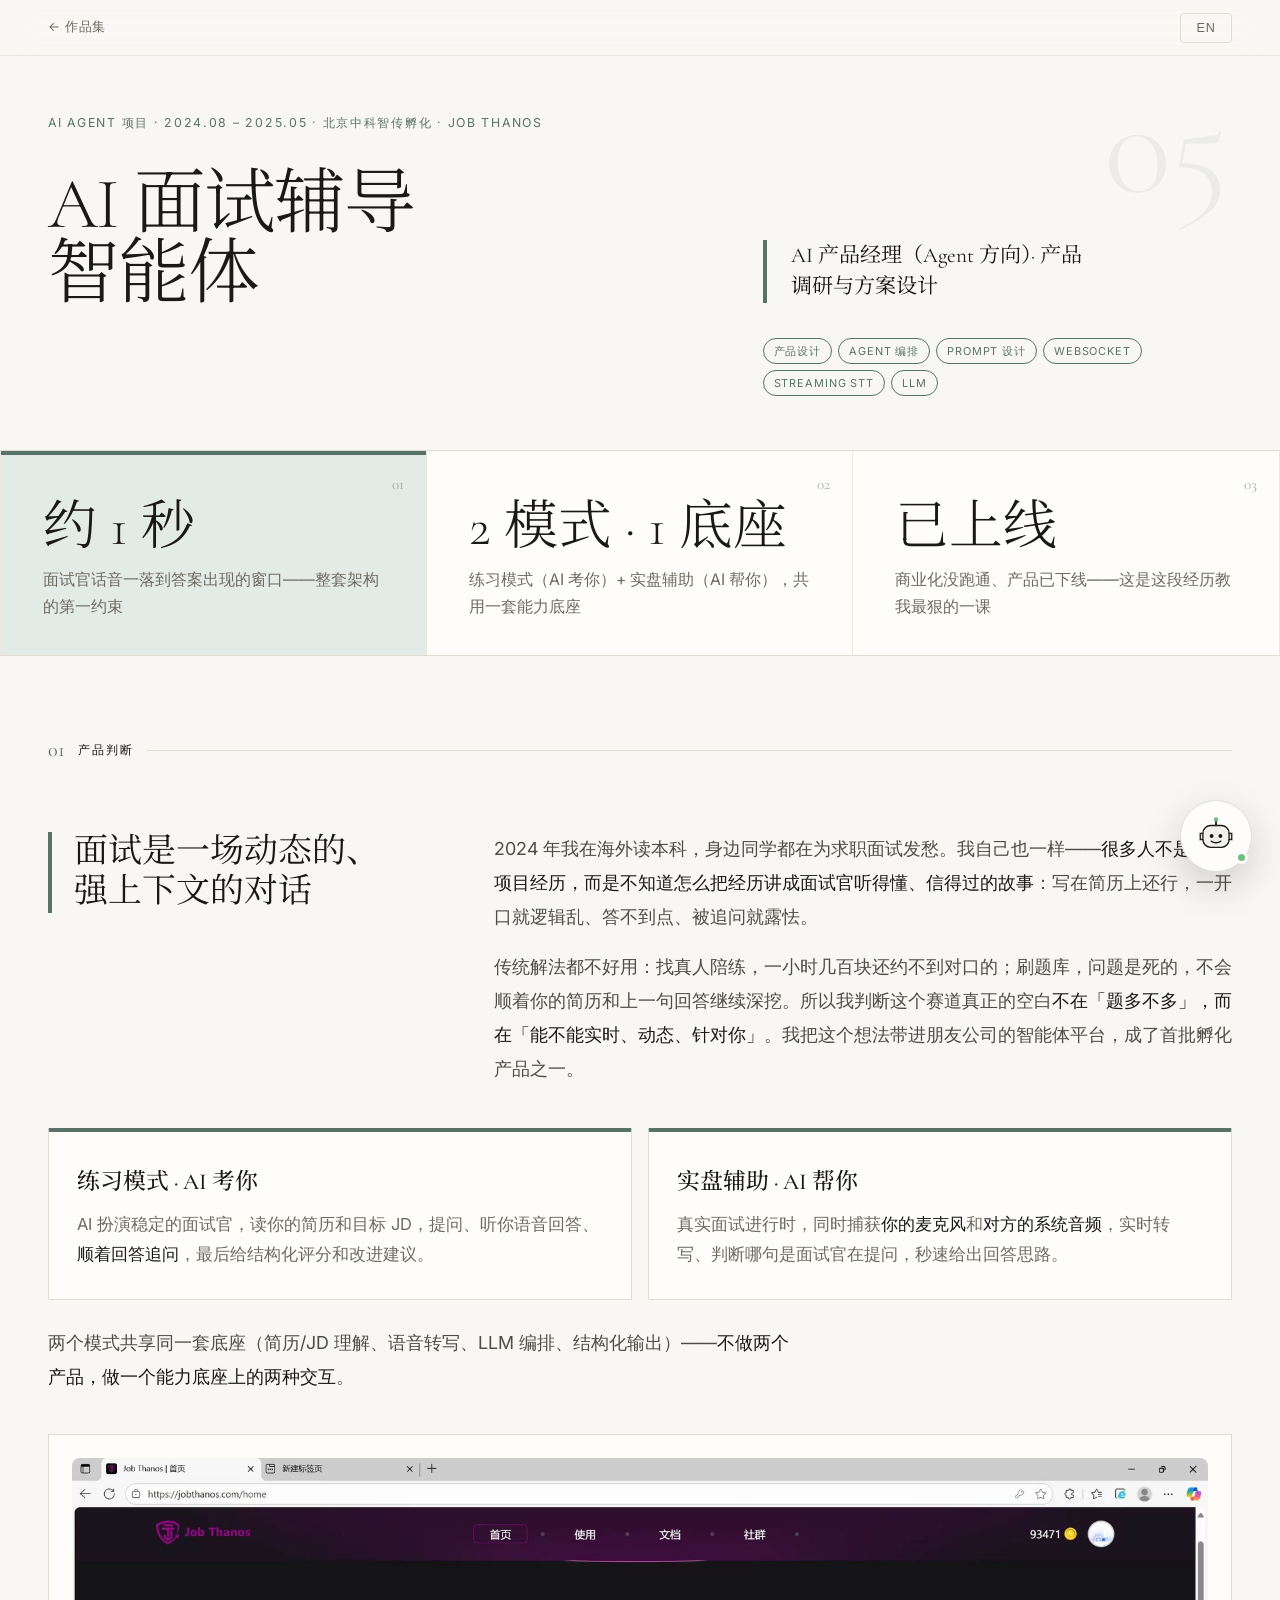
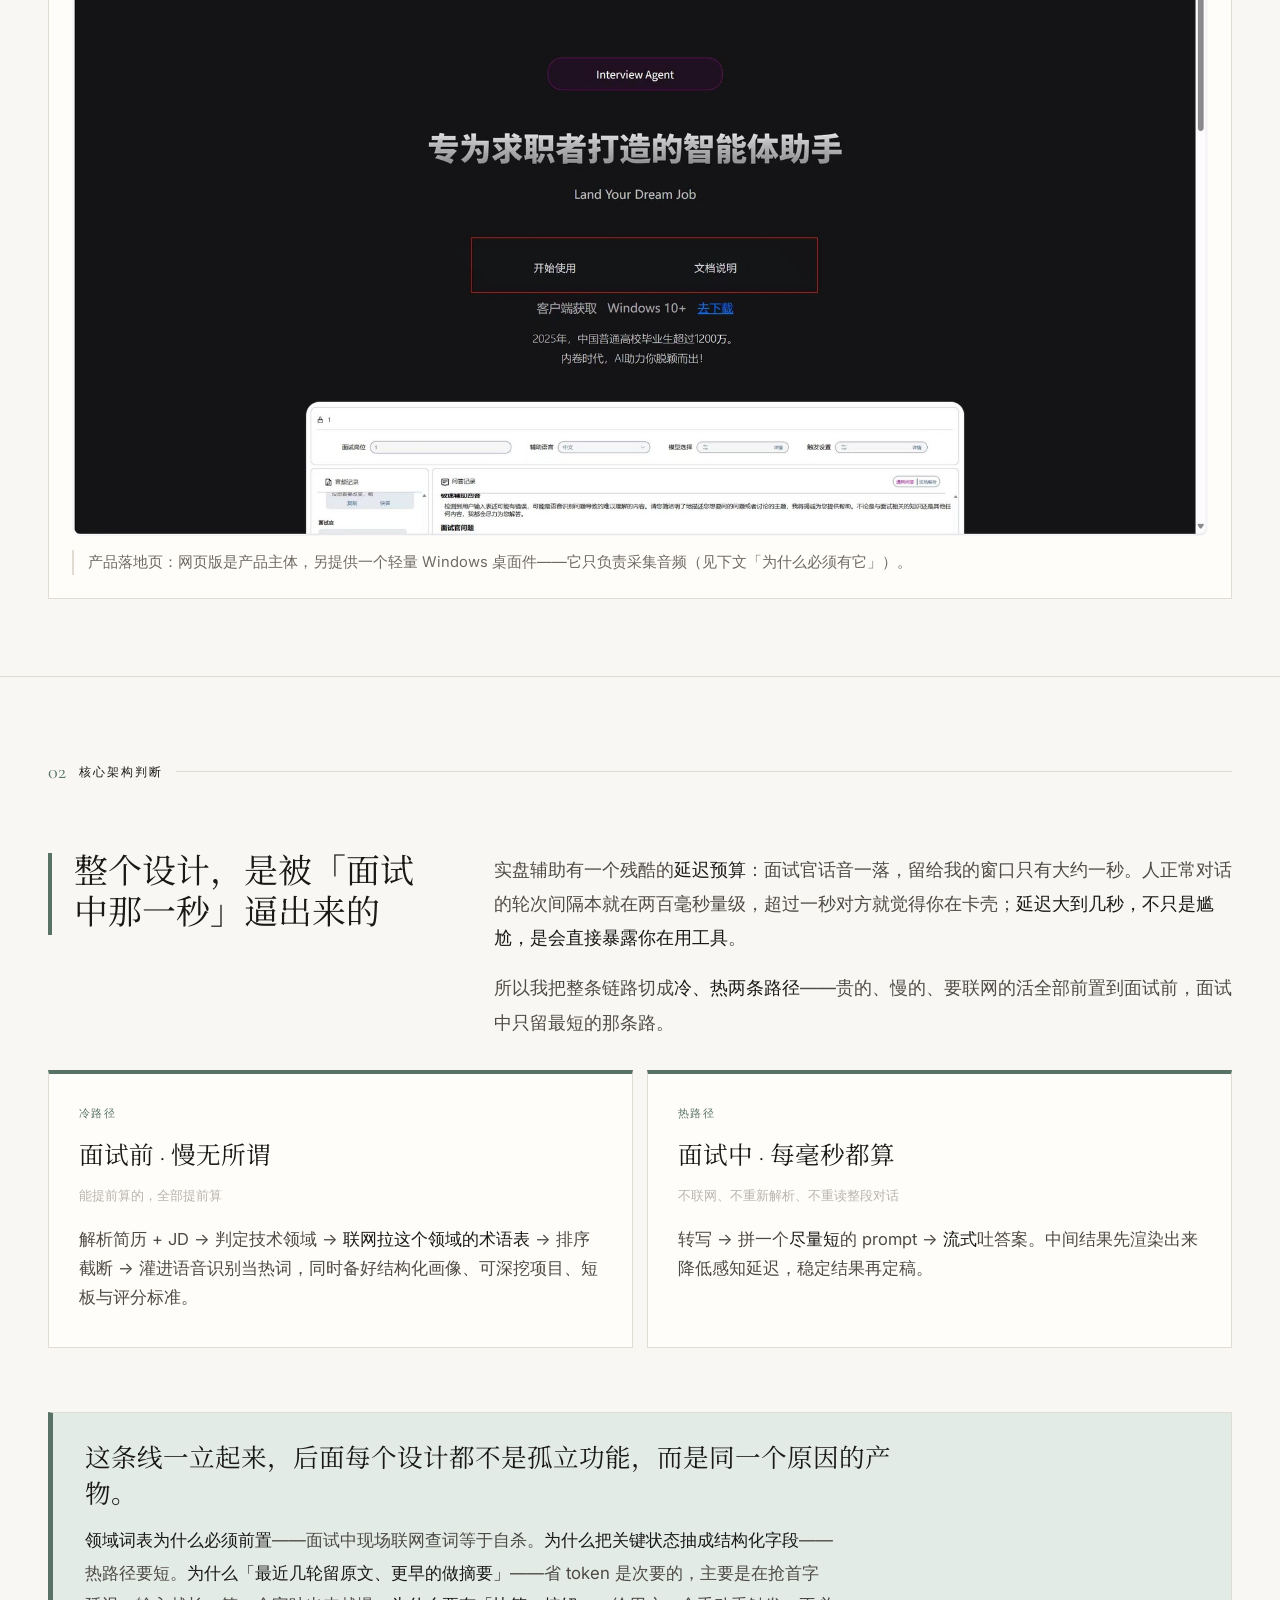
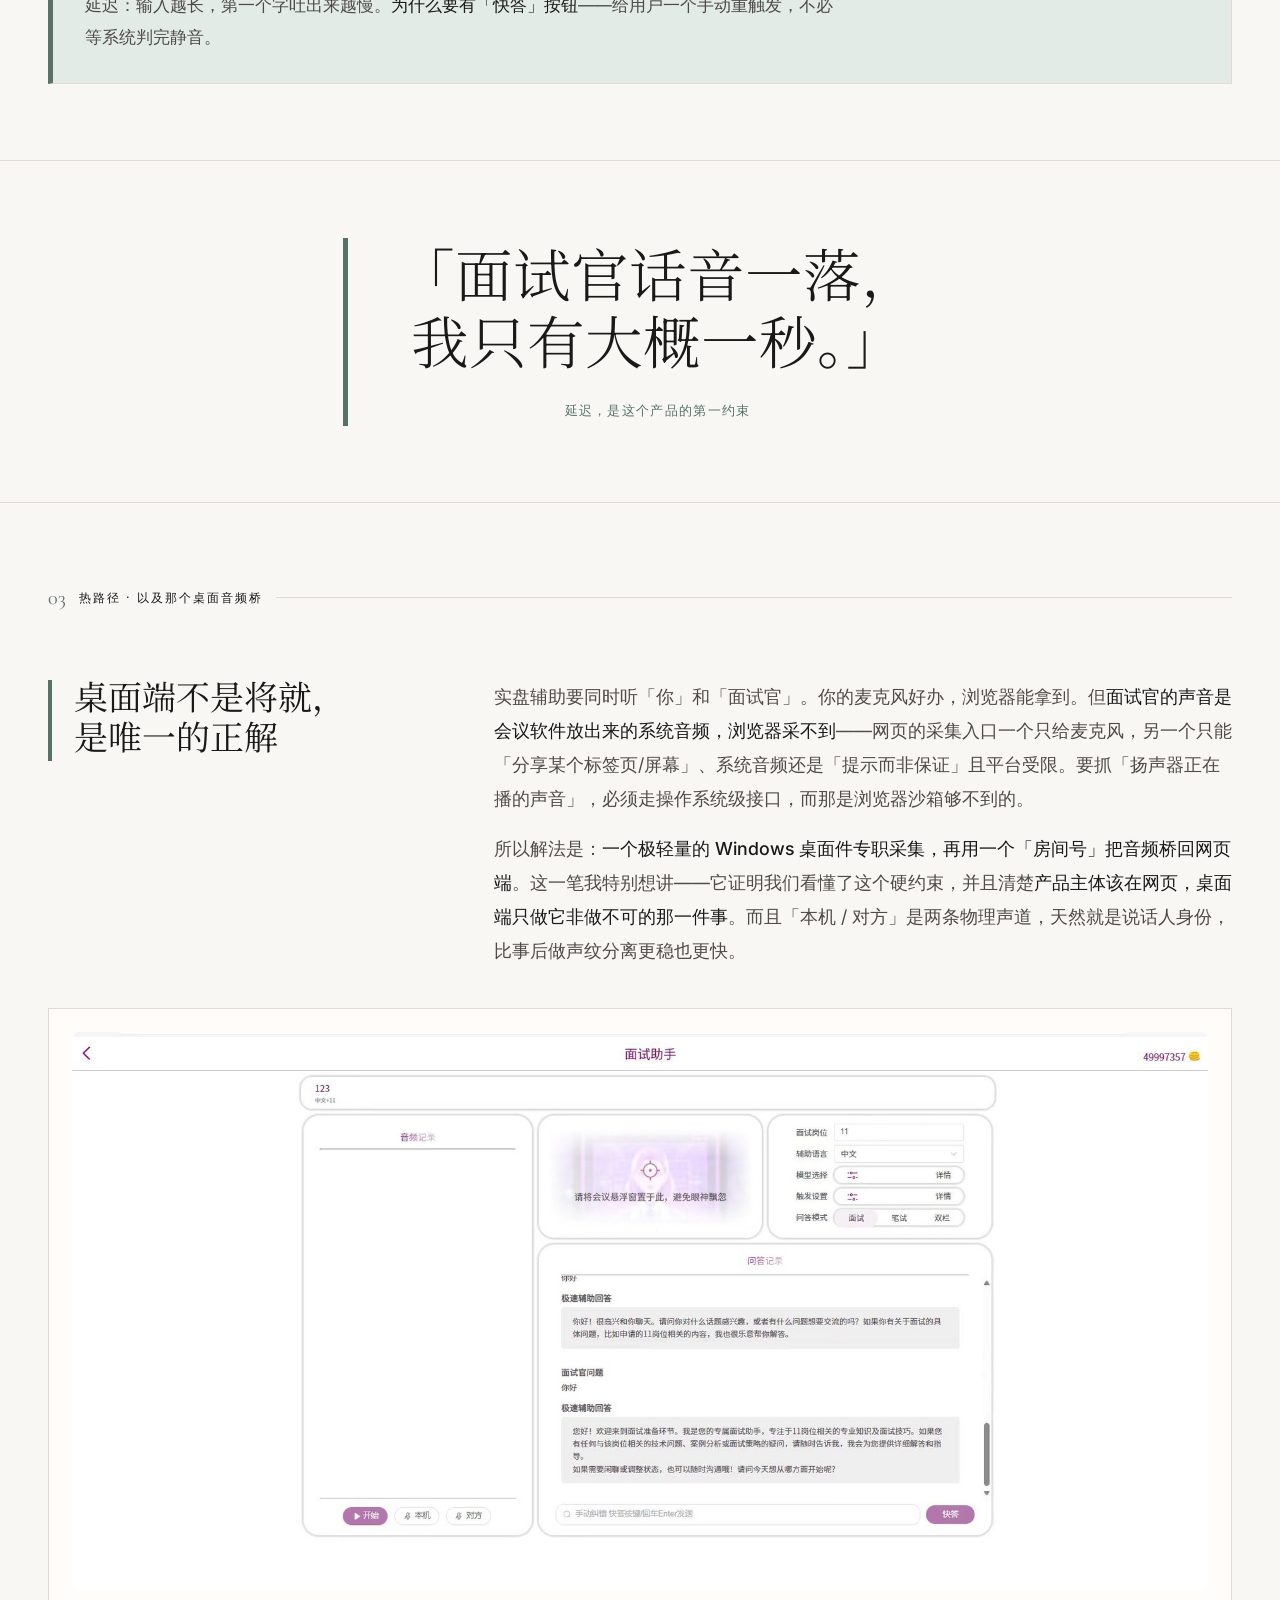
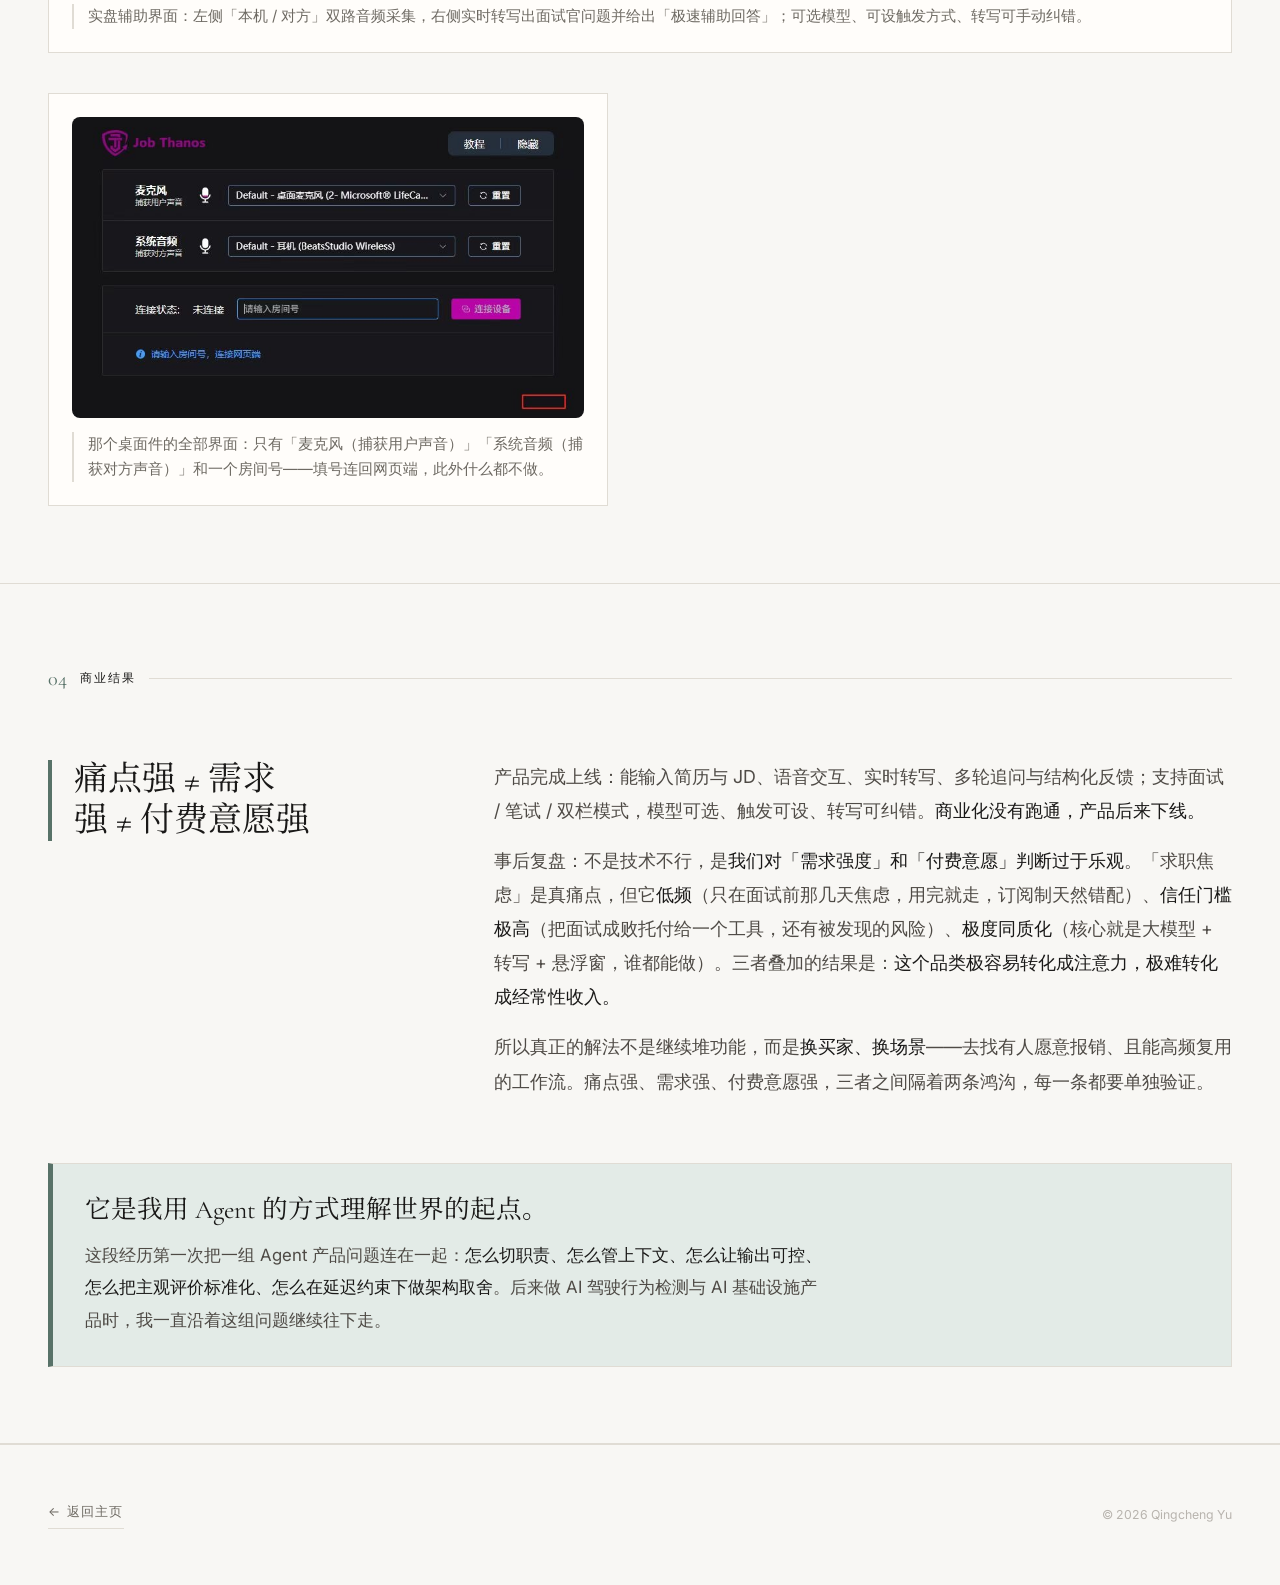
<file: projects/ai-interview/index.html>
<!DOCTYPE html>
<html lang="zh">
<head>
  <meta charset="UTF-8" />
  <meta name="viewport" content="width=device-width, initial-scale=1.0" />
  <link rel="icon" href="/assets/favicon.svg" type="image/svg+xml" />
  <title>AI 面试辅导智能体 · Qingcheng Yu</title>
  <link rel="preconnect" href="https://fonts.googleapis.com" />
  <link rel="preconnect" href="https://fonts.gstatic.com" crossorigin />
  <link href="https://fonts.googleapis.com/css2?family=Cormorant+Garamond:ital,wght@0,300;0,400;0,500;1,400&family=Inter:wght@300;400;500&family=Noto+Serif+SC:wght@300;400;500&display=swap" rel="stylesheet" />
  <style>
    *, *::before, *::after { box-sizing: border-box; margin: 0; padding: 0; }
    :root {
      --bg: #F8F7F4; --panel: #FFFDFA; --text: #1A1918; --muted: #6E6A63;
      --light: #B8B4AE; --border: #E0DCD4; --border-light: #EAE7E0;
      --serif: 'Cormorant Garamond', 'Noto Serif SC', 'Songti SC', Georgia, serif;
      --sans:  'Inter', -apple-system, 'PingFang SC', sans-serif;
      --ease: cubic-bezier(0.4, 0, 0.2, 1);
    }
    html { scroll-behavior: smooth; -webkit-text-size-adjust: 100%; }
    body { background: var(--bg); color: var(--text); font-family: var(--sans); font-weight: 400; line-height: 1.75; -webkit-font-smoothing: antialiased; -webkit-tap-highlight-color: transparent; }
    a { color: inherit; text-decoration: none; }
    ::selection { background: var(--text); color: var(--bg); }
    :focus-visible { outline: 2px solid var(--text); outline-offset: 2px; }
    .container { max-width: 1080px; margin: 0 auto; padding: 0 48px; }

    nav { position: fixed; top: 0; left: 0; right: 0; z-index: 200; height: 56px; background: rgba(248,247,244,0.88); backdrop-filter: blur(16px) saturate(160%); -webkit-backdrop-filter: blur(16px) saturate(160%); border-bottom: 1px solid var(--border-light); }
    .nav-inner { height: 100%; display: flex; align-items: center; justify-content: space-between; }
    .nav-back { font-size: 0.72rem; letter-spacing: 0.08em; text-transform: uppercase; color: var(--muted); transition: color 0.2s; }
    .nav-back:hover { color: var(--text); }
    #lang-btn { font-size: 0.72rem; letter-spacing: 0.08em; background: none; border: 1px solid var(--border); padding: 7px 15px; cursor: pointer; color: var(--muted); transition: all 0.2s; border-radius: 4px; }
    #lang-btn:hover { background: var(--text); color: var(--bg); border-color: var(--text); }

    .hero { padding: 140px 0 60px; border-bottom: 1px solid var(--border); }
    .hero-meta { font-size: 0.7rem; letter-spacing: 0.14em; text-transform: uppercase; color: var(--muted); margin-bottom: 26px; }
    .hero-title { font-family: var(--serif); font-size: clamp(2.8rem, 6.5vw, 5.4rem); font-weight: 300; line-height: 1.06; margin-bottom: 18px; letter-spacing: -0.01em; }
    .hero-sub { font-family: var(--serif); font-size: 1.35rem; font-style: normal; color: var(--muted); margin-bottom: 30px; }
    html[lang="en"] .hero-sub { font-style: italic; }
    .hero-tags { display: flex; flex-wrap: wrap; gap: 6px; }
    .tag { font-size: 0.64rem; letter-spacing: 0.08em; text-transform: uppercase; padding: 4px 10px; border: 1px solid var(--border); color: var(--muted); border-radius: 2px; }

    .stats { display: grid; grid-template-columns: repeat(3, 1fr); border-bottom: 1px solid var(--border); }
    .stat { padding: 44px 36px; border-right: 1px solid var(--border-light); }
    .stat:last-child { border-right: none; }
    .stat-num { font-family: var(--serif); font-size: 2.4rem; font-weight: 300; line-height: 1.1; margin-bottom: 10px; }
    .stat-label { font-size: 0.75rem; color: var(--muted); line-height: 1.6; }

    section { padding: 76px 0; border-bottom: 1px solid var(--border); }
    .sec-label { font-size: 0.68rem; letter-spacing: 0.16em; text-transform: uppercase; color: var(--light); margin-bottom: 42px; padding-bottom: 16px; border-bottom: 1px solid var(--border-light); }
    .two-col { display: grid; grid-template-columns: 300px 1fr; gap: 72px; align-items: start; }
    .col-head { font-family: var(--serif); font-size: 1.85rem; font-weight: 400; line-height: 1.28; }
    .col-body { font-size: 0.9rem; color: #4E4A45; line-height: 1.95; }
    .col-body p + p { margin-top: 16px; }
    .col-body strong { color: var(--text); font-weight: 500; }

    .pull { font-family: var(--serif); font-weight: 300; font-size: clamp(1.5rem, 3vw, 2.3rem); line-height: 1.4; color: var(--text); text-align: center; padding: 8px 0; max-width: 26ch; margin: 0 auto; }
    .pull .by { display: block; font-family: var(--sans); font-size: 0.72rem; letter-spacing: 0.08em; text-transform: uppercase; color: var(--light); margin-top: 20px; }

    .pair { display: grid; grid-template-columns: 1fr 1fr; gap: 14px; margin-top: 28px; }
    .pair-item { padding: 26px 24px; background: var(--panel); border: 1px solid var(--border-light); border-radius: 8px; }
    .pair-item h4 { font-family: var(--serif); font-size: 1.2rem; font-weight: 500; margin-bottom: 8px; }
    .pair-item p { font-size: 0.83rem; color: var(--muted); line-height: 1.75; }
    .pair-item strong { color: var(--text); font-weight: 500; }

    .paths { display: grid; grid-template-columns: 1fr 1fr; gap: 1px; background: var(--border-light); border: 1px solid var(--border-light); margin-top: 30px; }
    .path { background: var(--bg); padding: 30px 30px 34px; }
    .path-tag { font-size: 0.62rem; letter-spacing: 0.12em; text-transform: uppercase; color: var(--light); margin-bottom: 12px; }
    .path-head { font-family: var(--serif); font-size: 1.4rem; font-weight: 400; margin-bottom: 6px; }
    .path-sub { font-size: 0.74rem; color: var(--light); margin-bottom: 18px; }
    .path-body { font-size: 0.845rem; color: #4E4A45; line-height: 1.85; }
    .path-body strong { color: var(--text); font-weight: 500; }

    .atable { width: 100%; border-collapse: collapse; margin-top: 24px; }
    .atable td { padding: 16px 14px; border-bottom: 1px solid var(--border-light); font-size: 0.85rem; vertical-align: top; }
    .atable tr:last-child td { border-bottom: none; }
    .atable td:first-child { font-weight: 500; width: 22%; }
    .atable td:nth-child(2) { width: 22%; }
    .atable td:last-child { color: #4E4A45; }

    .rules { counter-reset: r; margin-top: 24px; display: grid; grid-template-columns: 1fr 1fr; gap: 1px; background: var(--border-light); border: 1px solid var(--border-light); }
    .rule { background: var(--bg); padding: 18px 22px; font-size: 0.835rem; color: #4E4A45; line-height: 1.7; display: flex; gap: 14px; }
    .rule::before { counter-increment: r; content: counter(r); font-family: var(--serif); font-size: 1.1rem; color: var(--border); flex-shrink: 0; }

    .code { margin-top: 24px; background: var(--panel); border: 1px solid var(--border-light); border-radius: 8px; padding: 22px 24px; font-family: ui-monospace, SFMono-Regular, Menlo, monospace; font-size: 0.75rem; line-height: 2; color: #4E4A45; overflow-x: auto; white-space: pre; }
    .code b { color: var(--text); font-weight: 600; }

    .callout { border-left: 2px solid var(--text); padding: 4px 0 4px 24px; margin-top: 38px; }
    .callout .big { font-family: var(--serif); font-size: 1.35rem; line-height: 1.4; color: var(--text); margin-bottom: 12px; }
    .callout p { font-size: 0.875rem; color: #4E4A45; line-height: 1.9; }
    .callout strong { color: var(--text); font-weight: 500; }

    .rm { display: inline-block; font-size: 0.62rem; letter-spacing: 0.05em; padding: 1px 7px; border-radius: 3px; vertical-align: middle; }
    .rm.real { background: #E8F0E9; color: #3C6B49; }
    .rm.mock { background: #F0ECE4; color: #8A6D3B; }

    figure.fig { margin: 40px 0 0; }
    figure.fig img { width: 100%; height: auto; display: block; border-radius: 8px; border: 1px solid var(--border-light); background: var(--panel); }
    figure.fig figcaption { font-size: 0.75rem; color: var(--muted); line-height: 1.65; margin-top: 14px; padding-left: 14px; border-left: 2px solid var(--border); }
    .fig-narrow { max-width: 560px; }

    .page-footer { padding: 52px 0; }
    .footer-inner { display: flex; align-items: center; justify-content: space-between; }
    .footer-back { font-size: 0.72rem; letter-spacing: 0.1em; text-transform: uppercase; color: var(--muted); transition: color 0.2s; }
    .footer-back:hover { color: var(--text); }
    .footer-copy { font-size: 0.7rem; color: var(--light); }

    .reveal { opacity: 0; transform: translateY(14px); animation: rise 0.7s var(--ease) forwards; }
    .hero .reveal:nth-child(1) { animation-delay: .05s; }
    .hero .reveal:nth-child(2) { animation-delay: .13s; }
    .hero .reveal:nth-child(3) { animation-delay: .21s; }
    .hero .reveal:nth-child(4) { animation-delay: .29s; }
    @keyframes rise { to { opacity: 1; transform: none; } }

    @media (max-width: 840px) {
      .container { padding: 0 24px; }
      .two-col { grid-template-columns: 1fr; gap: 22px; }
      .stats { grid-template-columns: 1fr; }
      .stat { border-right: none; border-bottom: 1px solid var(--border-light); padding: 32px 0; }
      .pair, .paths, .rules { grid-template-columns: 1fr; }
      .atable td { padding: 12px 8px; font-size: 0.8rem; }
      .atable td:first-child, .atable td:nth-child(2) { width: auto; }
    }
    @media (prefers-reduced-motion: reduce) {
      *, *::before, *::after { animation-duration: .001ms !important; transition-duration: .001ms !important; }
      .reveal { opacity: 1; transform: none; }
    }
  </style>
  <link rel="stylesheet" href="/assets/site.css" />
  <link rel="stylesheet" href="/assets/chat-widget.css" />
</head>
<body class="project-page" data-exhibit="interview">

<nav>
  <div class="container nav-inner">
    <a href="/" class="nav-back">← <span data-i18n="back">作品集</span></a>
    <button id="lang-btn" onclick="toggleLang()" aria-label="Switch language">EN</button>
  </div>
</nav>

<div class="hero">
  <div class="container">
    <p class="hero-meta reveal" data-i18n="hero_meta">AI Agent 项目 · 2024.08 – 2025.05 · 北京中科智传孵化 · Job Thanos</p>
    <h1 class="hero-title reveal" data-i18n="hero_title">AI 面试辅导<br>智能体</h1>
    <p class="hero-sub reveal" data-i18n="hero_sub">AI 产品经理（Agent 方向）· 产品调研与方案设计</p>
    <div class="hero-tags reveal">
      <span class="tag" data-i18n="tag_pd">产品设计</span>
      <span class="tag" data-i18n="tag_ao">Agent 编排</span>
      <span class="tag" data-i18n="tag_pr">Prompt 设计</span>
      <span class="tag">WebSocket</span>
      <span class="tag">Streaming STT</span>
      <span class="tag">LLM</span>
    </div>
  </div>
</div>

<div class="stats">
  <div class="stat"><div class="stat-num" data-i18n="s1n">约 1 秒</div><div class="stat-label" data-i18n="s1">面试官话音一落到答案出现的窗口——整套架构的第一约束</div></div>
  <div class="stat"><div class="stat-num" data-i18n="s2n">2 模式 · 1 底座</div><div class="stat-label" data-i18n="s2">练习模式（AI 考你）+ 实盘辅助（AI 帮你），共用一套能力底座</div></div>
  <div class="stat"><div class="stat-num" data-i18n="s3n">已上线</div><div class="stat-label" data-i18n="s3">商业化没跑通、产品已下线——这是这段经历教我最狠的一课</div></div>
</div>

<section>
  <div class="container">
    <p class="sec-label" data-i18n="sec1_label">产品判断</p>
    <div class="two-col">
      <h2 class="col-head" data-i18n="sec1_head">面试是一场动态的、强上下文的对话</h2>
      <div class="col-body">
        <p data-i18n="sec1_p1">2024 年我在海外读本科，身边同学都在为求职面试发愁。我自己也一样——<strong>很多人不是没有项目经历，而是不知道怎么把经历讲成面试官听得懂、信得过的故事</strong>：写在简历上还行，一开口就逻辑乱、答不到点、被追问就露怯。</p>
        <p data-i18n="sec1_p2">传统解法都不好用：找真人陪练，一小时几百块还约不到对口的；刷题库，问题是死的，不会顺着你的简历和上一句回答继续深挖。所以我判断这个赛道真正的空白<strong>不在"题多不多"，而在"能不能实时、动态、针对你"</strong>。我把这个想法带进朋友公司的智能体平台，成了首批孵化产品之一。</p>
      </div>
    </div>
    <div class="pair">
      <div class="pair-item"><h4 data-i18n="m1_h">练习模式 · AI 考你</h4><p data-i18n="m1_p">AI 扮演稳定的面试官，读你的简历和目标 JD，提问、听你语音回答、<strong>顺着回答追问</strong>，最后给结构化评分和改进建议。</p></div>
      <div class="pair-item"><h4 data-i18n="m2_h">实盘辅助 · AI 帮你</h4><p data-i18n="m2_p">真实面试进行时，同时捕获<strong>你的麦克风</strong>和<strong>对方的系统音频</strong>，实时转写、判断哪句是面试官在提问，秒速给出回答思路。</p></div>
    </div>
    <div class="col-body" style="margin-top:26px">
      <p data-i18n="sec1_p3">两个模式共享同一套底座（简历/JD 理解、语音转写、LLM 编排、结构化输出）——<strong>不做两个产品，做一个能力底座上的两种交互</strong>。</p>
    </div>
    <figure class="fig">
      <img src="img/j1_landing.jpg" alt="Job Thanos 产品落地页" loading="lazy" />
      <figcaption data-i18n="fig1_cap">产品落地页：网页版是产品主体，另提供一个轻量 Windows 桌面件——它只负责采集音频（见下文「为什么必须有它」）。</figcaption>
    </figure>
  </div>
</section>

<section>
  <div class="container">
    <p class="sec-label" data-i18n="sec2_label">核心架构判断</p>
    <div class="two-col">
      <h2 class="col-head" data-i18n="sec2_head">整个设计，是被「面试中那一秒」逼出来的</h2>
      <div class="col-body">
        <p data-i18n="sec2_p1">实盘辅助有一个残酷的<strong>延迟预算</strong>：面试官话音一落，留给我的窗口只有大约一秒。人正常对话的轮次间隔本就在两百毫秒量级，超过一秒对方就觉得你在卡壳；<strong>延迟大到几秒，不只是尴尬，是会直接暴露你在用工具</strong>。</p>
        <p data-i18n="sec2_p2">所以我把整条链路切成<strong>冷、热两条路径</strong>——贵的、慢的、要联网的活全部前置到面试前，面试中只留最短的那条路。</p>
      </div>
    </div>
    <div class="paths">
      <div class="path">
        <p class="path-tag" data-i18n="cold_tag">冷路径</p>
        <p class="path-head" data-i18n="cold_h">面试前 · 慢无所谓</p>
        <p class="path-sub" data-i18n="cold_sub">能提前算的，全部提前算</p>
        <p class="path-body" data-i18n="cold_d">解析简历 + JD → 判定技术领域 → <strong>联网拉这个领域的术语表</strong> → 排序截断 → 灌进语音识别当热词，同时备好结构化画像、可深挖项目、短板与评分标准。</p>
      </div>
      <div class="path">
        <p class="path-tag" data-i18n="hot_tag">热路径</p>
        <p class="path-head" data-i18n="hot_h">面试中 · 每毫秒都算</p>
        <p class="path-sub" data-i18n="hot_sub">不联网、不重新解析、不重读整段对话</p>
        <p class="path-body" data-i18n="hot_d">转写 → 拼一个<strong>尽量短</strong>的 prompt → <strong>流式</strong>吐答案。中间结果先渲染出来降低感知延迟，稳定结果再定稿。</p>
      </div>
    </div>
    <div class="callout">
      <p class="big" data-i18n="co1_big">这条线一立起来，后面每个设计都不是孤立功能，而是同一个原因的产物。</p>
      <p data-i18n="co1_p"><strong>领域词表为什么必须前置</strong>——面试中现场联网查词等于自杀。<strong>为什么把关键状态抽成结构化字段</strong>——热路径要短。<strong>为什么「最近几轮留原文、更早的做摘要」</strong>——省 token 是次要的，主要是在抢首字延迟：输入越长，第一个字吐出来越慢。<strong>为什么要有「快答」按钮</strong>——给用户一个手动重触发，不必等系统判完静音。</p>
    </div>
  </div>
</section>

<section>
  <div class="container">
    <p class="pull" data-i18n="pull1">「面试官话音一落，我只有大概一秒。」<span class="by">延迟，是这个产品的第一约束</span></p>
  </div>
</section>


<section>
  <div class="container">
    <p class="sec-label" data-i18n="sec4_label">热路径 · 以及那个桌面音频桥</p>
    <div class="two-col">
      <h2 class="col-head" data-i18n="sec4_head">桌面端不是将就，是唯一的正解</h2>
      <div class="col-body">
        <p data-i18n="sec4_p1">实盘辅助要同时听「你」和「面试官」。你的麦克风好办，浏览器能拿到。但<strong>面试官的声音是会议软件放出来的系统音频，浏览器采不到</strong>——网页的采集入口一个只给麦克风，另一个只能「分享某个标签页/屏幕」、系统音频还是「提示而非保证」且平台受限。要抓「扬声器正在播的声音」，必须走操作系统级接口，而那是浏览器沙箱够不到的。</p>
        <p data-i18n="sec4_p2">所以解法是：<strong>一个极轻量的 Windows 桌面件专职采集，再用一个「房间号」把音频桥回网页端</strong>。这一笔我特别想讲——它证明我们看懂了这个硬约束，并且清楚<strong>产品主体该在网页，桌面端只做它非做不可的那一件事</strong>。而且「本机 / 对方」是两条物理声道，天然就是说话人身份，比事后做声纹分离更稳也更快。</p>
      </div>
    </div>
    <figure class="fig">
      <img src="img/j2_copilot.jpg" alt="实时面试辅助界面：双路音频、实时转写、极速辅助回答" loading="lazy" />
      <figcaption data-i18n="fig2_cap">实盘辅助界面：左侧「本机 / 对方」双路音频采集，右侧实时转写出面试官问题并给出「极速辅助回答」；可选模型、可设触发方式、转写可手动纠错。</figcaption>
    </figure>
    <figure class="fig fig-narrow">
      <img src="img/j3_bridge.jpg" alt="Windows 桌面音频桥：麦克风与系统音频采集，房间号配对" loading="lazy" />
      <figcaption data-i18n="fig3_cap">那个桌面件的全部界面：只有「麦克风（捕获用户声音）」「系统音频（捕获对方声音）」和一个房间号——填号连回网页端，此外什么都不做。</figcaption>
    </figure>
  </div>
</section>

<section>
  <div class="container">
    <p class="sec-label" data-i18n="sec8_label">商业结果</p>
    <div class="two-col">
      <h2 class="col-head" data-i18n="sec8_head">痛点强 ≠ 需求强 ≠ 付费意愿强</h2>
      <div class="col-body">
        <p data-i18n="sec8_p1">产品完成上线：能输入简历与 JD、语音交互、实时转写、多轮追问与结构化反馈；支持面试 / 笔试 / 双栏模式，模型可选、触发可设、转写可纠错。<strong>商业化没有跑通，产品后来下线。</strong></p>
        <p data-i18n="sec8_p2">事后复盘：不是技术不行，是<strong>我们对「需求强度」和「付费意愿」判断过于乐观</strong>。「求职焦虑」是真痛点，但它<strong>低频</strong>（只在面试前那几天焦虑，用完就走，订阅制天然错配）、<strong>信任门槛极高</strong>（把面试成败托付给一个工具，还有被发现的风险）、<strong>极度同质化</strong>（核心就是大模型 + 转写 + 悬浮窗，谁都能做）。三者叠加的结果是：<strong>这个品类极容易转化成注意力，极难转化成经常性收入。</strong></p>
        <p data-i18n="sec8_p3">所以真正的解法不是继续堆功能，而是<strong>换买家、换场景</strong>——去找有人愿意报销、且能高频复用的工作流。痛点强、需求强、付费意愿强，三者之间隔着两条鸿沟，每一条都要单独验证。</p>
      </div>
    </div>
    <div class="callout">
      <p class="big" data-i18n="co3_big">它是我用 Agent 的方式理解世界的起点。</p>
      <p data-i18n="co3_p">这段经历第一次把一组 Agent 产品问题连在一起：<strong>怎么切职责、怎么管上下文、怎么让输出可控、怎么把主观评价标准化、怎么在延迟约束下做架构取舍</strong>。后来做 AI 驾驶行为检测与 AI 基础设施产品时，我一直沿着这组问题继续往下走。</p>
    </div>
  </div>
</section>

<div class="page-footer">
  <div class="container">
    <div class="footer-inner">
      <a href="/" class="footer-back" data-i18n="foot_back">← 返回主页</a>
      <span class="footer-copy">© 2026 Qingcheng Yu</span>
    </div>
  </div>
</div>

<script>
const T = {
  "zh": {
    "back": "作品集",
    "foot_back": "← 返回主页",
    "hero_meta": "AI Agent 项目 · 2024.08 – 2025.05 · 北京中科智传孵化 · Job Thanos",
    "hero_title": "AI 面试辅导<br>智能体",
    "hero_sub": "AI 产品经理（Agent 方向）· 产品调研与方案设计",
    "tag_pd": "产品设计",
    "tag_ao": "Agent 编排",
    "tag_pr": "Prompt 设计",
    "s1n": "约 1 秒",
    "s1": "面试官话音一落到答案出现的窗口——整套架构的第一约束",
    "s2n": "2 模式 · 1 底座",
    "s2": "练习模式（AI 考你）+ 实盘辅助（AI 帮你），共用一套能力底座",
    "s3n": "已上线",
    "s3": "商业化没跑通、产品已下线——这是这段经历教我最狠的一课",
    "sec1_label": "产品判断",
    "sec1_head": "面试是一场动态的、强上下文的对话",
    "sec1_p1": "2024 年我在海外读本科，身边同学都在为求职面试发愁。我自己也一样——<strong>很多人不是没有项目经历，而是不知道怎么把经历讲成面试官听得懂、信得过的故事</strong>：写在简历上还行，一开口就逻辑乱、答不到点、被追问就露怯。",
    "sec1_p2": "传统解法都不好用：找真人陪练，一小时几百块还约不到对口的；刷题库，问题是死的，不会顺着你的简历和上一句回答继续深挖。所以我判断这个赛道真正的空白<strong>不在「题多不多」，而在「能不能实时、动态、针对你」</strong>。我把这个想法带进朋友公司的智能体平台，成了首批孵化产品之一。",
    "m1_h": "练习模式 · AI 考你",
    "m1_p": "AI 扮演稳定的面试官，读你的简历和目标 JD，提问、听你语音回答、<strong>顺着回答追问</strong>，最后给结构化评分和改进建议。",
    "m2_h": "实盘辅助 · AI 帮你",
    "m2_p": "真实面试进行时，同时捕获<strong>你的麦克风</strong>和<strong>对方的系统音频</strong>，实时转写、判断哪句是面试官在提问，秒速给出回答思路。",
    "sec1_p3": "两个模式共享同一套底座（简历/JD 理解、语音转写、LLM 编排、结构化输出）——<strong>不做两个产品，做一个能力底座上的两种交互</strong>。",
    "fig1_cap": "产品落地页：网页版是产品主体，另提供一个轻量 Windows 桌面件——它只负责采集音频（见下文「为什么必须有它」）。",
    "sec2_label": "核心架构判断",
    "sec2_head": "整个设计，是被「面试中那一秒」逼出来的",
    "sec2_p1": "实盘辅助有一个残酷的<strong>延迟预算</strong>：面试官话音一落，留给我的窗口只有大约一秒。人正常对话的轮次间隔本就在两百毫秒量级，超过一秒对方就觉得你在卡壳；<strong>延迟大到几秒，不只是尴尬，是会直接暴露你在用工具</strong>。",
    "sec2_p2": "所以我把整条链路切成<strong>冷、热两条路径</strong>——贵的、慢的、要联网的活全部前置到面试前，面试中只留最短的那条路。",
    "cold_tag": "冷路径",
    "cold_h": "面试前 · 慢无所谓",
    "cold_sub": "能提前算的，全部提前算",
    "cold_d": "解析简历 + JD → 判定技术领域 → <strong>联网拉这个领域的术语表</strong> → 排序截断 → 灌进语音识别当热词，同时备好结构化画像、可深挖项目、短板与评分标准。",
    "hot_tag": "热路径",
    "hot_h": "面试中 · 每毫秒都算",
    "hot_sub": "不联网、不重新解析、不重读整段对话",
    "hot_d": "转写 → 拼一个<strong>尽量短</strong>的 prompt → <strong>流式</strong>吐答案。中间结果先渲染出来降低感知延迟，稳定结果再定稿。",
    "co1_big": "这条线一立起来，后面每个设计都不是孤立功能，而是同一个原因的产物。",
    "co1_p": "<strong>领域词表为什么必须前置</strong>——面试中现场联网查词等于自杀。<strong>为什么把关键状态抽成结构化字段</strong>——热路径要短。<strong>为什么「最近几轮留原文、更早的做摘要」</strong>——省 token 是次要的，主要是在抢首字延迟：输入越长，第一个字吐出来越慢。<strong>为什么要有「快答」按钮</strong>——给用户一个手动重触发，不必等系统判完静音。",
    "pull1": "「面试官话音一落，我只有大概一秒。」<span class=\"by\">延迟，是这个产品的第一约束</span>",
    "sec4_label": "热路径 · 以及那个桌面音频桥",
    "sec4_head": "桌面端不是将就，是唯一的正解",
    "sec4_p1": "实盘辅助要同时听「你」和「面试官」。你的麦克风好办，浏览器能拿到。但<strong>面试官的声音是会议软件放出来的系统音频，浏览器采不到</strong>——网页的采集入口一个只给麦克风，另一个只能「分享某个标签页/屏幕」、系统音频还是「提示而非保证」且平台受限。要抓「扬声器正在播的声音」，必须走操作系统级接口，而那是浏览器沙箱够不到的。",
    "sec4_p2": "所以解法是：<strong>一个极轻量的 Windows 桌面件专职采集，再用一个「房间号」把音频桥回网页端</strong>。这一笔我特别想讲——它证明我们看懂了这个硬约束，并且清楚<strong>产品主体该在网页，桌面端只做它非做不可的那一件事</strong>。而且「本机 / 对方」是两条物理声道，天然就是说话人身份，比事后做声纹分离更稳也更快。",
    "fig2_cap": "实盘辅助界面：左侧「本机 / 对方」双路音频采集，右侧实时转写出面试官问题并给出「极速辅助回答」；可选模型、可设触发方式、转写可手动纠错。",
    "fig3_cap": "那个桌面件的全部界面：只有「麦克风（捕获用户声音）」「系统音频（捕获对方声音）」和一个房间号——填号连回网页端，此外什么都不做。",
    "sec8_label": "商业结果",
    "sec8_head": "痛点强 ≠ 需求强 ≠ 付费意愿强",
    "sec8_p1": "产品完成上线：能输入简历与 JD、语音交互、实时转写、多轮追问与结构化反馈；支持面试 / 笔试 / 双栏模式，模型可选、触发可设、转写可纠错。<strong>商业化没有跑通，产品后来下线。</strong>",
    "sec8_p2": "事后复盘：不是技术不行，是<strong>我们对「需求强度」和「付费意愿」判断过于乐观</strong>。「求职焦虑」是真痛点，但它<strong>低频</strong>（只在面试前那几天焦虑，用完就走，订阅制天然错配）、<strong>信任门槛极高</strong>（把面试成败托付给一个工具，还有被发现的风险）、<strong>极度同质化</strong>（核心就是大模型 + 转写 + 悬浮窗，谁都能做）。三者叠加的结果是：<strong>这个品类极容易转化成注意力，极难转化成经常性收入。</strong>",
    "sec8_p3": "所以真正的解法不是继续堆功能，而是<strong>换买家、换场景</strong>——去找有人愿意报销、且能高频复用的工作流。痛点强、需求强、付费意愿强，三者之间隔着两条鸿沟，每一条都要单独验证。",
    "co3_big": "它是我用 Agent 的方式理解世界的起点。",
    "co3_p": "这段经历第一次把一组 Agent 产品问题连在一起：<strong>怎么切职责、怎么管上下文、怎么让输出可控、怎么把主观评价标准化、怎么在延迟约束下做架构取舍</strong>。后来做 AI 驾驶行为检测与 AI 基础设施产品时，我一直沿着这组问题继续往下走。"
  },
  "en": {
    "back": "Portfolio",
    "foot_back": "← Back to portfolio",
    "hero_meta": "AI Agent Project · Aug 2024 – May 2025 · Incubated at Zhongke Zhichuan, Beijing · Job Thanos",
    "hero_title": "AI Interview<br>Coaching Agent",
    "hero_sub": "AI Product Manager (Agent focus) · product research & solution design",
    "tag_pd": "Product Design",
    "tag_ao": "Agent Orchestration",
    "tag_pr": "Prompt Design",
    "s1n": "~1 second",
    "s1": "The window between the interviewer finishing and an answer appearing — the first constraint on the whole architecture",
    "s2n": "2 modes · 1 core",
    "s2": "Practice mode (AI interviews you) + live assist (AI helps you), sharing one capability core",
    "s3n": "Shipped",
    "s3": "Commercialization failed and the product was shut down — the harshest lesson this project taught me",
    "sec1_label": "Product Judgment",
    "sec1_head": "An interview is a dynamic, deeply context-dependent conversation",
    "sec1_p1": "In 2024 I was an undergrad abroad, and everyone around me was anxious about job interviews. So was I — <strong>most people don't lack project experience; they don't know how to turn that experience into a story an interviewer can follow and believe</strong>. It reads fine on a résumé, then falls apart the moment you open your mouth: rambling, missing the point, crumbling under follow-ups.",
    "sec1_p2": "Neither traditional option works. A human mock partner costs hundreds per hour and you still can't find one who knows your target role. Question banks are static — they won't follow your résumé or dig into what you just said. So my read was that the real gap in this space <strong>isn't \"how many questions\" — it's \"can it be real-time, adaptive, and about you\"</strong>. I brought the idea into a friend's company's agent platform, where it became one of the first products incubated there.",
    "m1_h": "Practice mode · AI interviews you",
    "m1_p": "The AI plays a consistent interviewer: it reads your résumé and target job description, asks questions, listens to your spoken answers, <strong>follows up on what you just said</strong>, then returns a structured score and improvement notes.",
    "m2_h": "Live assist · AI helps you",
    "m2_p": "During a real interview it captures <strong>your microphone</strong> and <strong>the other side's system audio</strong> at once, transcribes live, works out which line is the interviewer asking, and surfaces an answer direction in seconds.",
    "sec1_p3": "Both modes share one capability core (résumé/JD understanding, speech transcription, LLM orchestration, structured output) — <strong>not two products, but two interactions on one core</strong>.",
    "fig1_cap": "The product landing page: the web app is the product itself; a lightweight Windows helper is offered alongside it, and its only job is capturing audio (see \"why it has to exist\" below).",
    "sec2_label": "The Core Architectural Call",
    "sec2_head": "The whole design was forced by that one second mid-interview",
    "sec2_p1": "Live assist runs on a brutal <strong>latency budget</strong>: the interviewer stops talking and I have roughly one second. Natural turn-taking between humans sits around two hundred milliseconds; past a second the other person reads it as you stalling. <strong>A few seconds of lag isn't just awkward — it actively reveals that you're using a tool.</strong>",
    "sec2_p2": "So I split the whole pipeline into a <strong>cold path and a hot path</strong> — everything expensive, slow, or network-bound moves ahead of the interview, and only the shortest possible route runs during it.",
    "cold_tag": "Cold path",
    "cold_h": "Before the interview · slow is fine",
    "cold_sub": "Anything that can be precomputed, is",
    "cold_d": "Parse résumé + JD → infer the technical domain → <strong>fetch that domain's terminology list from the web</strong> → rank and truncate it → load it into speech recognition as hotwords, while preparing the structured profile, deep-dive-able projects, weak spots, and scoring criteria.",
    "hot_tag": "Hot path",
    "hot_h": "During the interview · every millisecond counts",
    "hot_sub": "No network calls, no re-parsing, no re-reading the whole transcript",
    "hot_d": "Transcribe → assemble the <strong>shortest possible</strong> prompt → <strong>stream</strong> the answer out. Interim results render immediately to cut perceived latency; the stable result finalizes after.",
    "co1_big": "Once that line is drawn, every later design stops being an isolated feature and becomes a consequence of the same cause.",
    "co1_p": "<strong>Why the domain word list must be prefetched</strong> — looking terms up over the network mid-interview would be suicide. <strong>Why key state is pulled out into structured fields</strong> — the hot path has to stay short. <strong>Why \"keep the last few turns verbatim, summarize the older ones\"</strong> — saving tokens is secondary; the real point is buying back time-to-first-token, because a longer input means the first character arrives later. <strong>Why there is a \"quick answer\" button</strong> — it gives the user a manual re-trigger instead of waiting on silence detection.",
    "pull1": "\"The interviewer stops talking, and I have about one second.\"<span class=\"by\">Latency was this product's first constraint</span>",
    "sec4_label": "Hot Path · and that desktop audio bridge",
    "sec4_head": "The desktop piece wasn't a compromise — it was the only correct answer",
    "sec4_p1": "Live assist has to hear both \"you\" and \"the interviewer\". Your microphone is easy; the browser can get it. But <strong>the interviewer's voice is system audio coming out of a meeting app, and the browser cannot capture it</strong> — one web capture entry point gives you the microphone only, the other can just \"share a tab or screen\", where system audio is a hint rather than a guarantee and is platform-limited besides. To capture \"what the speakers are playing\" you need an operating-system-level interface, and that is out of reach of the browser sandbox.",
    "sec4_p2": "Hence the answer: <strong>one extremely thin Windows helper dedicated to capture, bridging the audio back to the web app via a \"room number\"</strong>. I especially want to talk about this one, because it shows we understood the hard constraint — and understood that <strong>the product belongs in the browser while the desktop piece should do only the one thing it alone can do</strong>. It also means \"yours\" and \"theirs\" arrive as two physical channels, so channel identity is speaker identity — steadier and faster than inferring it from voice prints afterwards.",
    "fig2_cap": "The live-assist screen: dual audio capture (\"yours\" / \"theirs\") on the left; on the right, the interviewer's question transcribed live with a rapid answer draft beside it — model selectable, trigger configurable, transcript manually correctable.",
    "fig3_cap": "The desktop helper in its entirety: a microphone input (capture the user), a system-audio input (capture the other side), and a room number to connect back to the web app. Nothing else.",
    "sec8_label": "Commercial outcome",
    "sec8_head": "Strong pain ≠ strong demand ≠ willingness to pay",
    "sec8_p1": "The product shipped with résumé and JD input, voice interaction, live transcription, multi-turn probing, and structured feedback; interview, written-test, and two-column modes; selectable models, configurable triggers, and correctable transcripts. <strong>Commercialization did not work, and the product was later shut down.</strong>",
    "sec8_p2": "In hindsight the problem wasn't the technology — <strong>we were too optimistic about demand intensity and willingness to pay</strong>. Job-hunting anxiety is real pain, but it is <strong>low-frequency</strong> (it spikes for a few days before an interview, then the user leaves — a structural mismatch with subscriptions), <strong>high-trust</strong> (you're handing a high-stakes outcome to a tool, with the risk of being caught), and <strong>heavily commoditized</strong> (the core is an LLM plus transcription plus an overlay; anyone can ship it). Stack those three and the result is this: <strong>the category converts easily into attention and very poorly into recurring revenue.</strong>",
    "sec8_p3": "The answer was not to keep stacking features, but to <strong>change the buyer and the setting</strong> — find a workflow someone will expense and reuse frequently. Strong pain, strong demand, and willingness to pay have two gaps between them, and each has to be validated separately.",
    "co3_big": "It was where I started understanding the world in terms of agents.",
    "co3_p": "This project first connected a set of agent-product questions for me: <strong>how to divide responsibilities, manage context, control outputs, standardize subjective evaluation, and make architectural trade-offs under latency pressure</strong>. I kept following the same questions in AI driving detection and AI infrastructure products."
  }
};
let lang = 'zh';
try { const s = localStorage.getItem('site_lang'); if (s === 'en' || s === 'zh') lang = s; } catch (e) {}
function applyLang(l) {
  document.querySelectorAll('[data-i18n]').forEach(el => { const v = T[l][el.dataset.i18n]; if (v !== undefined) el.innerHTML = v; });
  document.getElementById('lang-btn').textContent = l === 'zh' ? 'EN' : '中文';
  document.documentElement.lang = l === 'zh' ? 'zh-CN' : 'en';
  try { localStorage.setItem('site_lang', l); } catch (e) {}
}
function toggleLang() { lang = (document.documentElement.lang === 'en' ? 'zh' : 'en'); applyLang(lang); }
applyLang(lang);
</script>
<script src="/assets/chat-widget.js"></script>
</body>
</html>
</file>
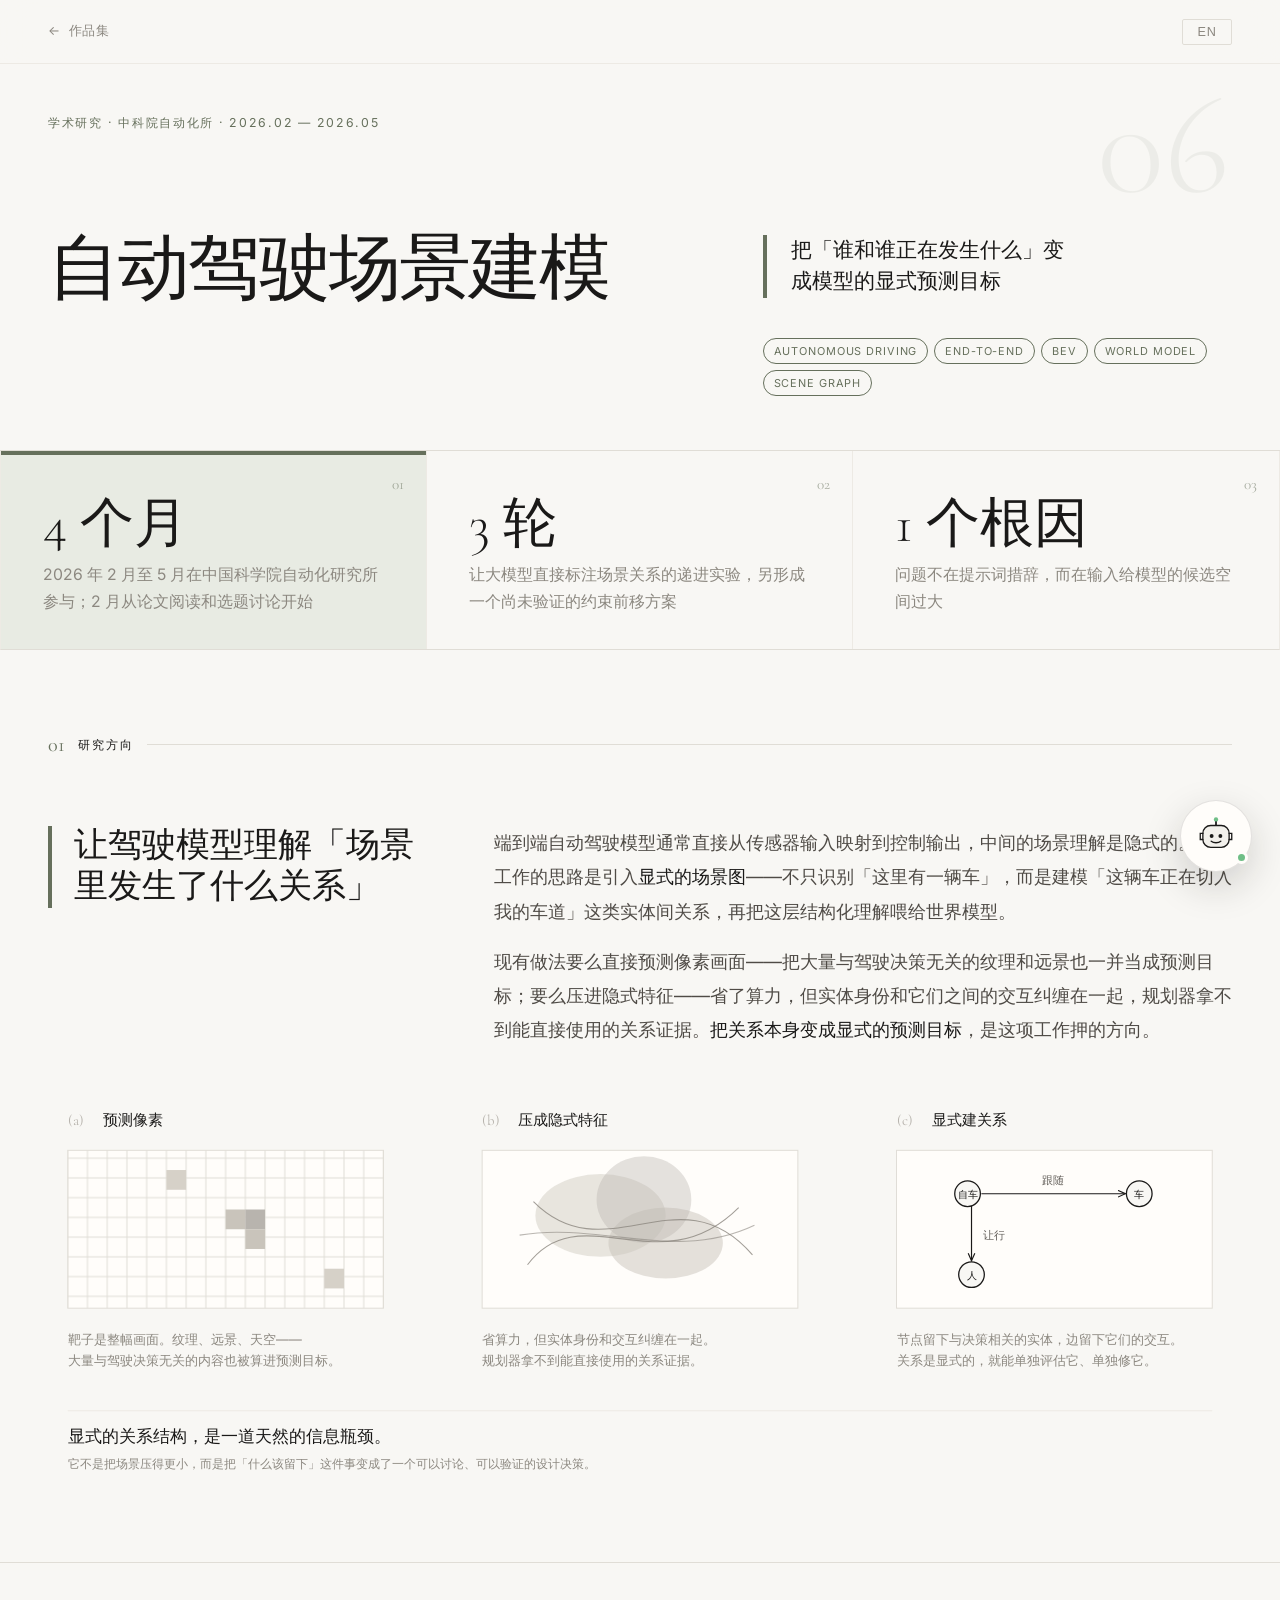
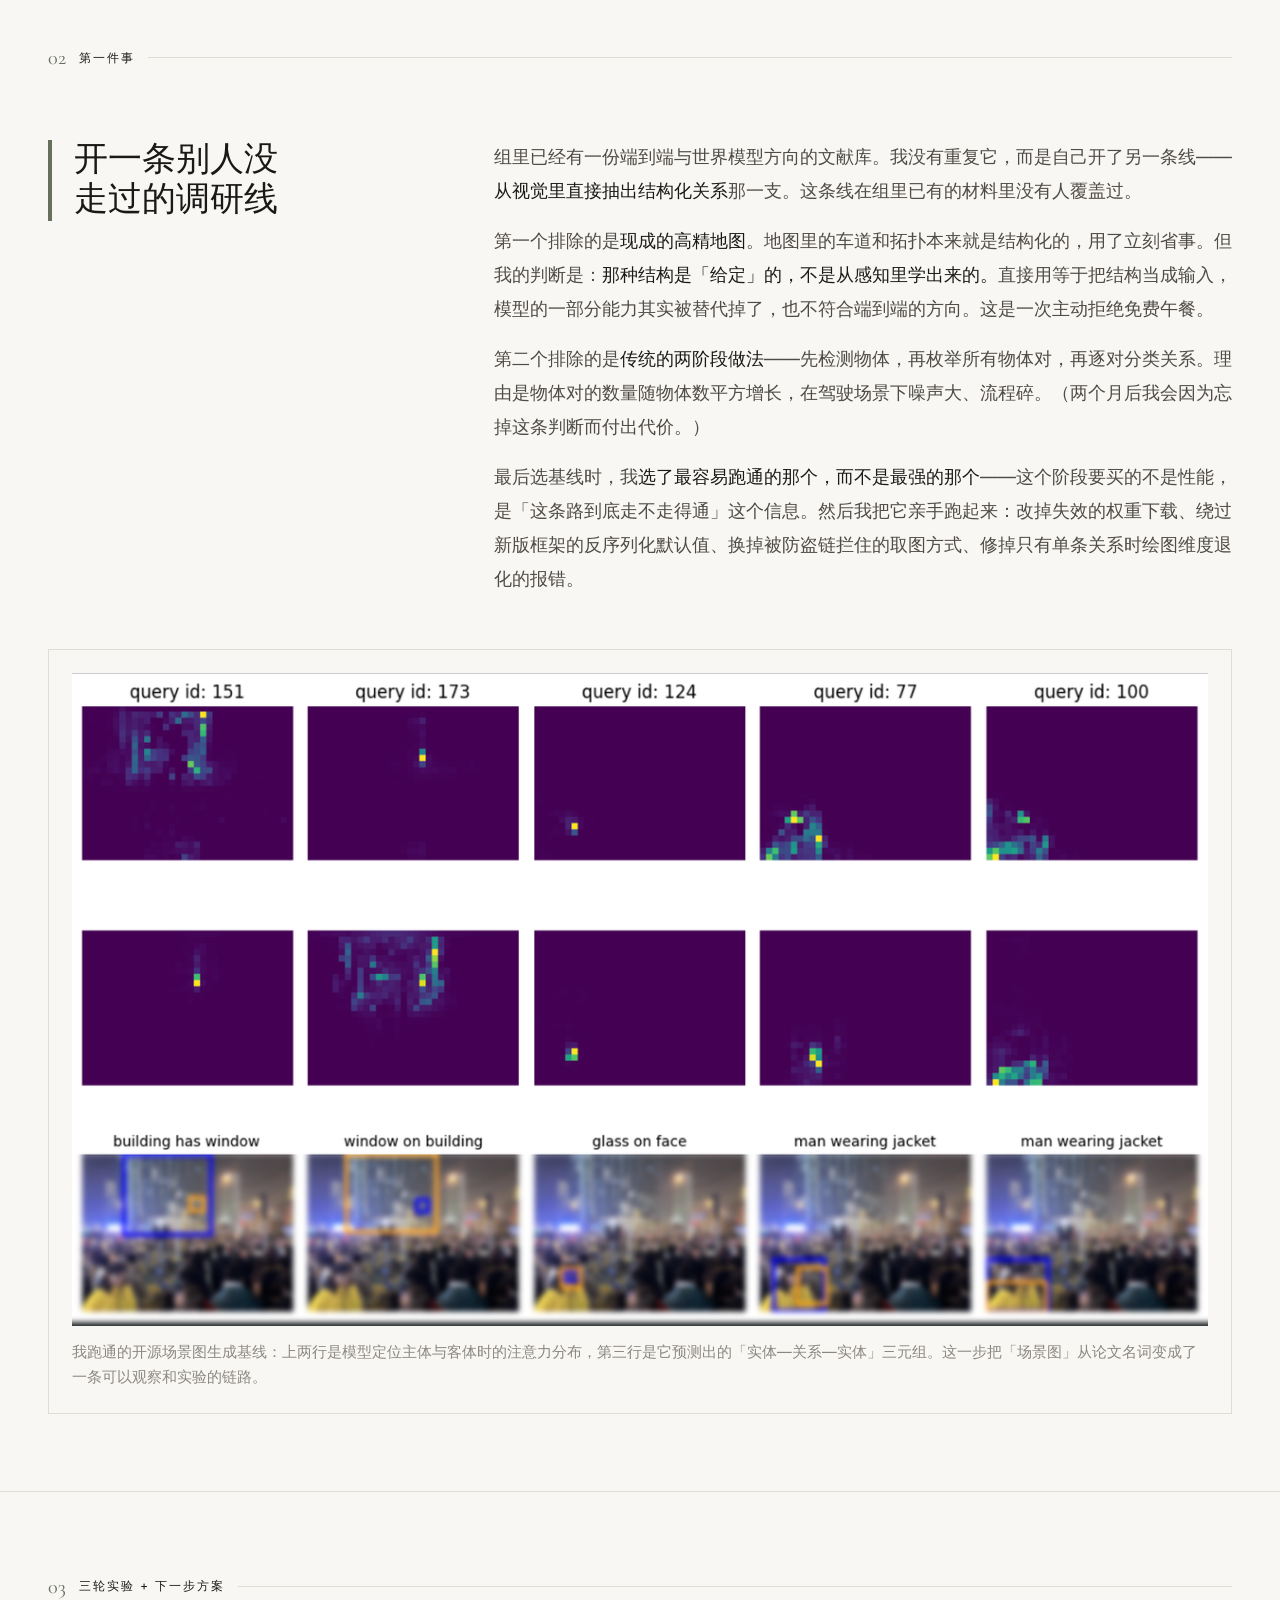
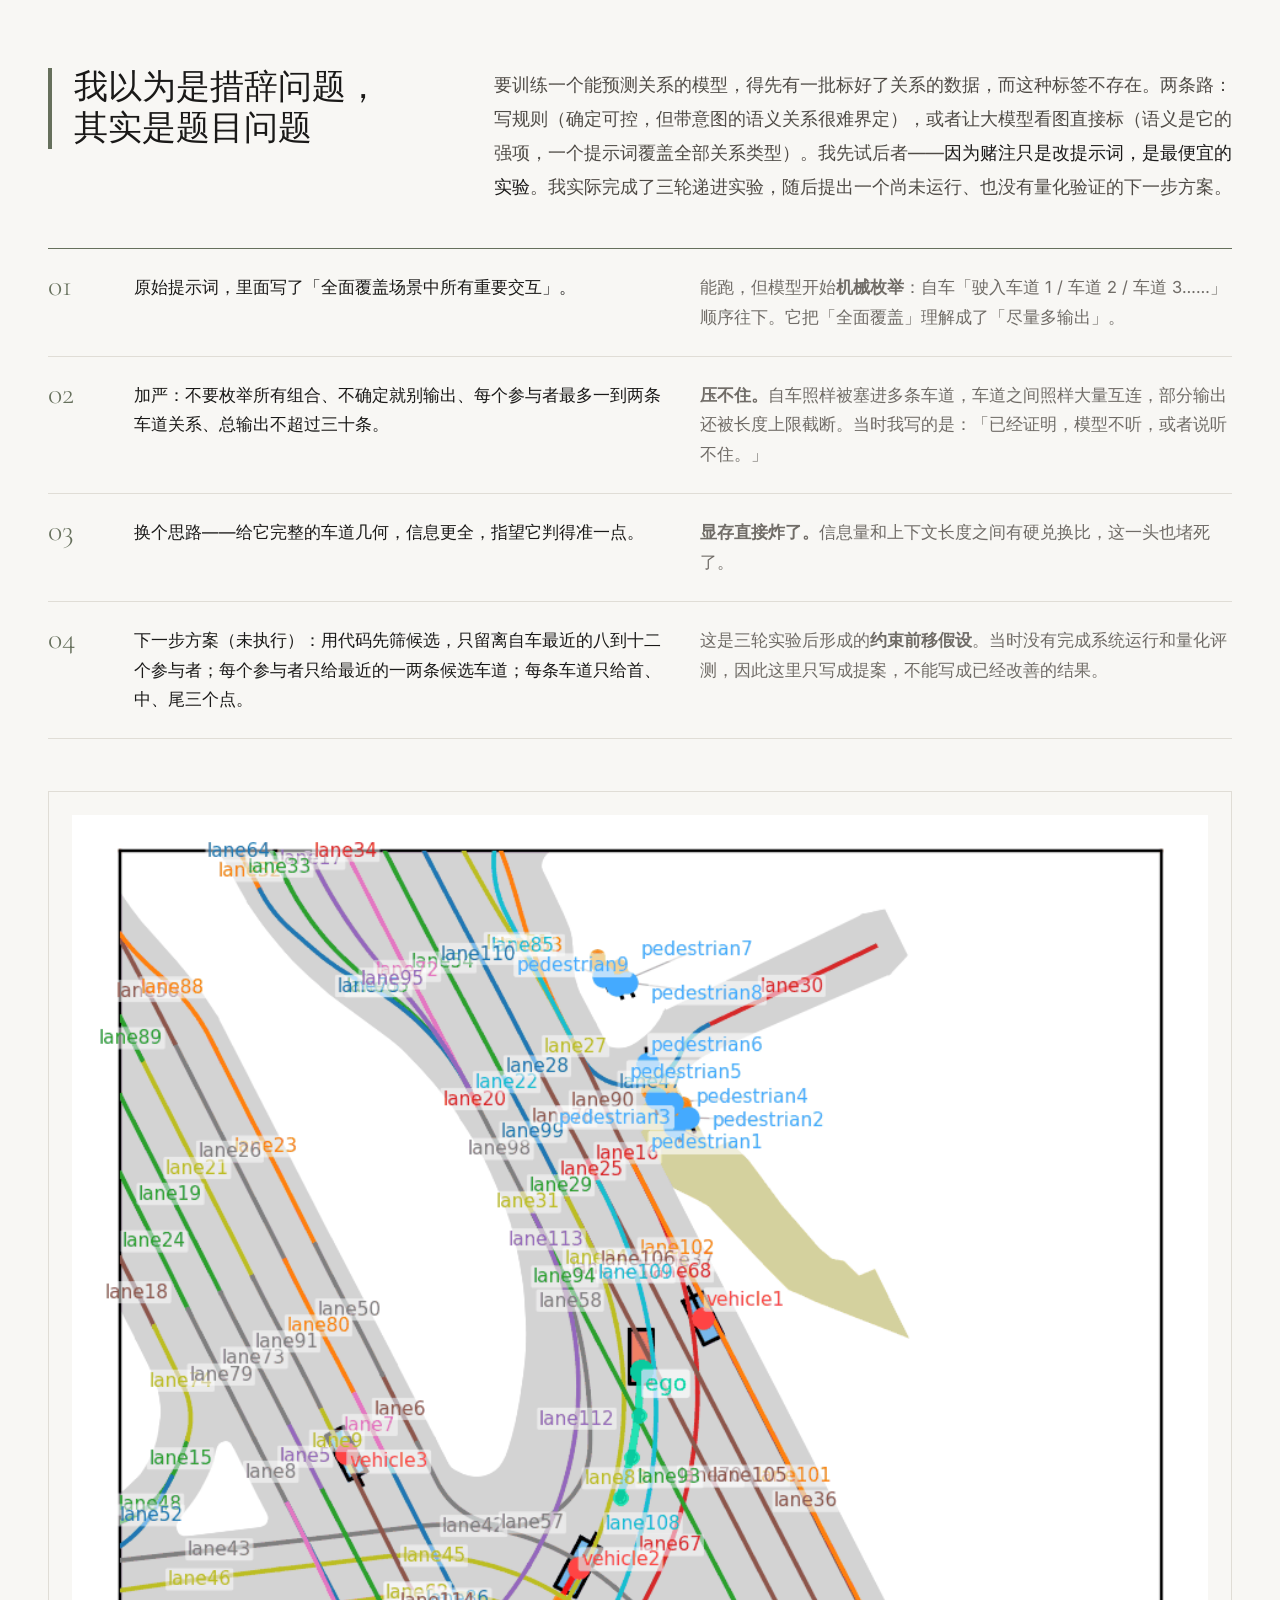
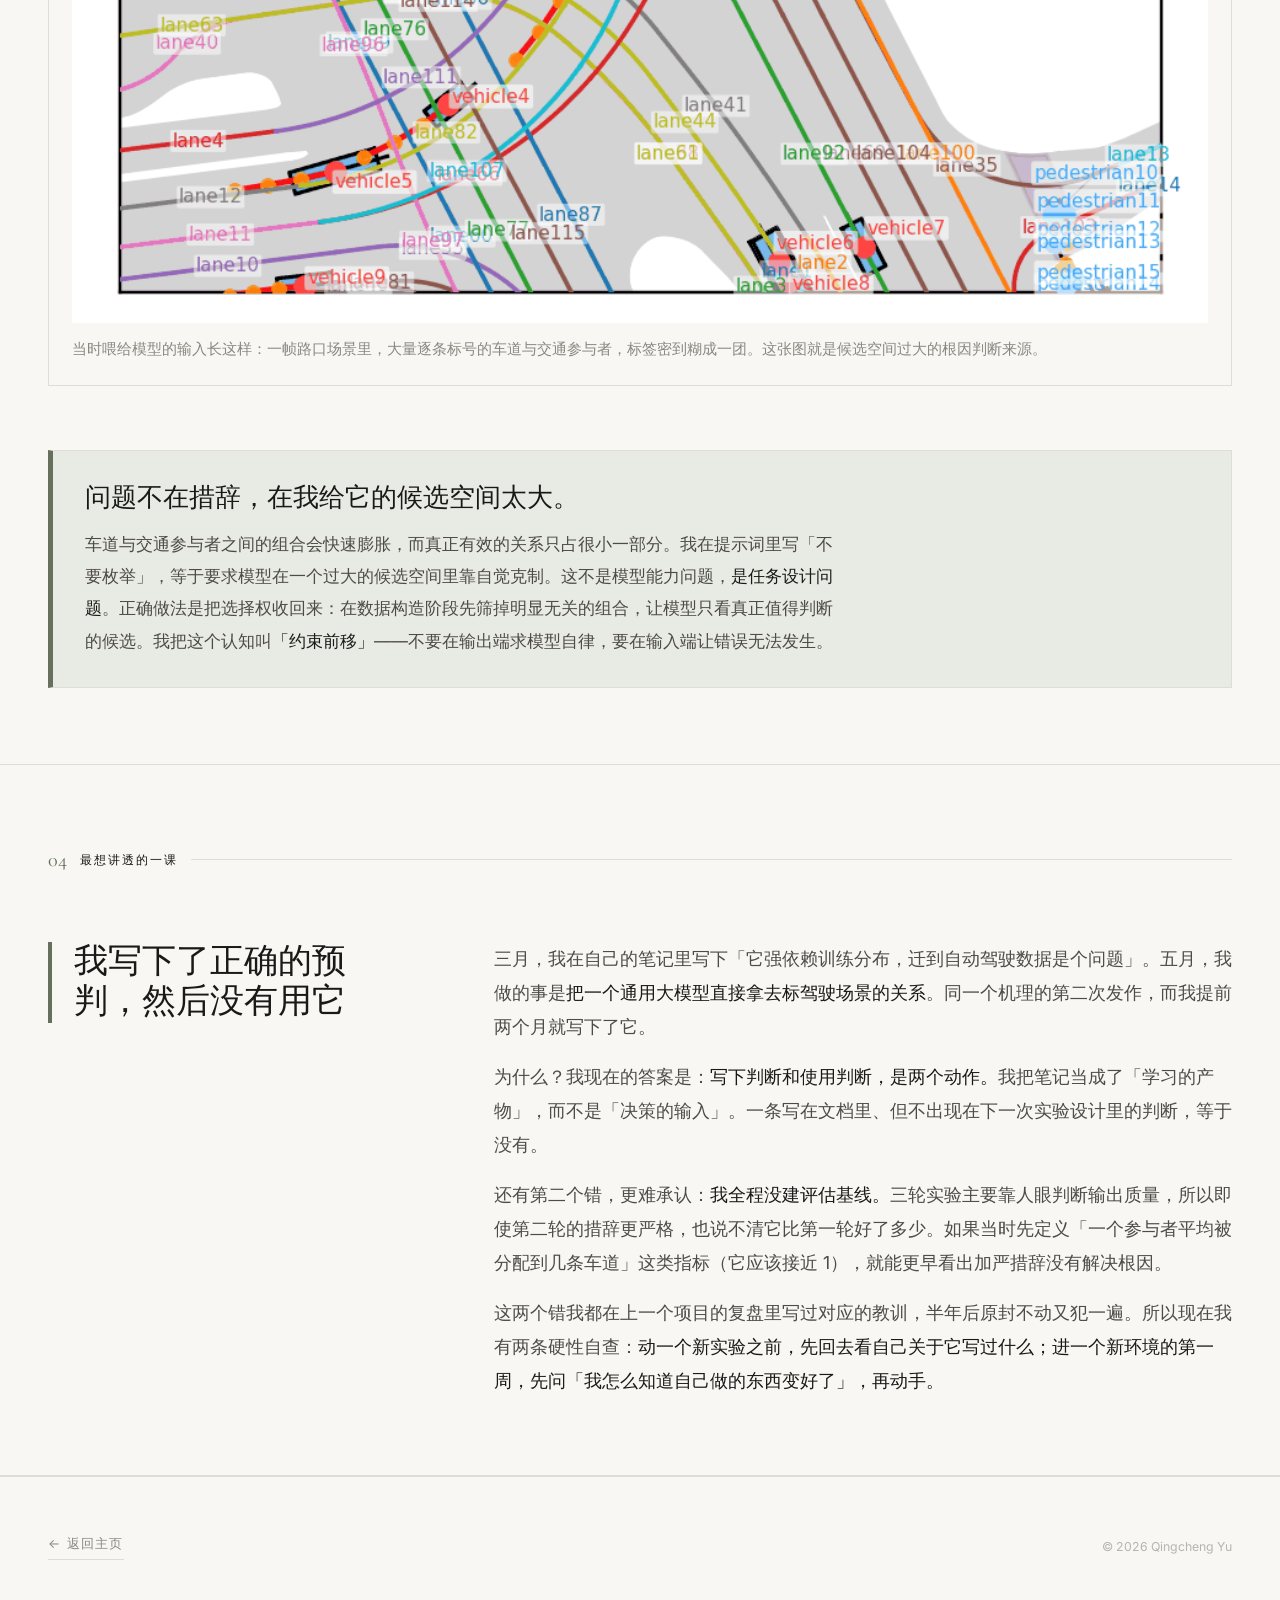
<file: projects/casia/index.html>
<!DOCTYPE html>
<html lang="zh">
<head>
  <meta charset="UTF-8" />
  <meta name="viewport" content="width=device-width, initial-scale=1.0" />
  <link rel="icon" href="/assets/favicon.svg" type="image/svg+xml" />
  <title>自动驾驶场景建模 · Qingcheng Yu</title>
  <link rel="preconnect" href="https://fonts.googleapis.com" />
  <link rel="preconnect" href="https://fonts.gstatic.com" crossorigin />
  <link href="https://fonts.googleapis.com/css2?family=Cormorant+Garamond:ital,wght@0,300;0,400;0,600;1,300;1,400&family=Inter:wght@300;400;500&display=swap" rel="stylesheet" />
  <style>
    *, *::before, *::after { box-sizing: border-box; margin: 0; padding: 0; }
    :root {
      --bg: #F8F7F4; --text: #1A1918; --muted: #8C8880;
      --light: #B8B4AE; --border: #E0DDD6; --border-light: #EDEAE4;
      --serif: 'Cormorant Garamond', 'Noto Serif SC', Georgia, serif;
      --sans:  'Inter', -apple-system, 'PingFang SC', sans-serif;
      --ease: cubic-bezier(0.4, 0, 0.2, 1);
    }
    html { scroll-behavior: smooth; }
    body { background: var(--bg); color: var(--text); font-family: var(--sans); font-weight: 400; line-height: 1.75; -webkit-font-smoothing: antialiased; }
    a { color: inherit; text-decoration: none; }
    .container { max-width: 1080px; margin: 0 auto; padding: 0 48px; }

    /* NAV */
    nav { position: fixed; top: 0; left: 0; right: 0; z-index: 200; height: 64px; background: rgba(248,247,244,0.92); backdrop-filter: blur(16px); border-bottom: 1px solid var(--border-light); }
    .nav-inner { height: 100%; display: flex; align-items: center; justify-content: space-between; }
    .nav-back { font-size: 0.72rem; letter-spacing: 0.08em; text-transform: uppercase; color: var(--muted); display: flex; align-items: center; gap: 8px; transition: color 0.2s; }
    .nav-back:hover { color: var(--text); }
    #lang-btn { font-size: 0.72rem; letter-spacing: 0.08em; background: none; border: 1px solid var(--border); padding: 5px 14px; cursor: pointer; color: var(--muted); transition: all 0.2s; border-radius: 2px; }
    #lang-btn:hover { background: var(--text); color: var(--bg); border-color: var(--text); }

    /* HERO */
    .hero { padding: 140px 0 80px; border-bottom: 1px solid var(--border); }
    .hero-meta { font-size: 0.7rem; letter-spacing: 0.14em; text-transform: uppercase; color: var(--light); margin-bottom: 28px; }
    .hero-title { font-family: var(--serif); font-size: clamp(3rem, 7vw, 6rem); font-weight: 300; line-height: 1.05; margin-bottom: 20px; }
    .hero-sub { font-family: var(--serif); font-size: 1.4rem; font-style: italic; color: var(--muted); margin-bottom: 40px; }
    .hero-tags { display: flex; flex-wrap: wrap; gap: 6px; }
    .tag { font-size: 0.65rem; letter-spacing: 0.08em; text-transform: uppercase; padding: 4px 10px; border: 1px solid var(--border); color: var(--muted); border-radius: 2px; }

    /* STATS */
    .stats { display: grid; grid-template-columns: repeat(3, 1fr); border-bottom: 1px solid var(--border); }
    .stat { padding: 52px 40px; border-right: 1px solid var(--border-light); }
    .stat:last-child { border-right: none; }
    .stat-num { font-family: var(--serif); font-size: 3.2rem; font-weight: 300; line-height: 1; margin-bottom: 10px; }
    .stat-label { font-size: 0.75rem; color: var(--muted); line-height: 1.6; }

    /* CONTENT */
    section { padding: 80px 0; border-bottom: 1px solid var(--border); }
    .sec-label { font-size: 0.68rem; letter-spacing: 0.16em; text-transform: uppercase; color: var(--light); margin-bottom: 48px; padding-bottom: 16px; border-bottom: 1px solid var(--border-light); }
    .two-col { display: grid; grid-template-columns: 300px 1fr; gap: 80px; align-items: start; }
    .col-head { font-family: var(--serif); font-size: 1.8rem; font-weight: 300; line-height: 1.3; }
    .col-body { font-size: 0.88rem; color: #635F5A; line-height: 1.9; }
    .col-body p + p { margin-top: 16px; }
    .col-body strong { color: var(--text); font-weight: 500; }

    /* CALLOUT */
    .callout { border-left: 2px solid var(--text); padding: 4px 0 4px 24px; margin-top: 40px; }
    .callout .big { font-family: var(--serif); font-size: 1.3rem; line-height: 1.45; color: var(--text); margin-bottom: 12px; }
    .callout p { font-size: 0.85rem; color: #4E4A45; line-height: 1.9; }
    .callout strong { color: var(--text); font-weight: 500; }
    .quote { border-left: 2px solid var(--border); padding-left: 22px; margin-top: 28px; font-family: var(--serif); font-size: 1.08rem; font-style: italic; color: #4E4A45; line-height: 1.7; }

    /* FIGURE */
    .fig { margin-top: 52px; }
    .fig img { width: 100%; display: block; border: 1px solid var(--border-light); background: #fff; }
    .fig figcaption { margin-top: 14px; font-size: 0.76rem; color: var(--muted); line-height: 1.75; }

    /* DIAGRAM */
    .diagram { margin-top: 52px; }
    .diagram svg { width: 100%; height: auto; display: block; }
    .diagram text { font-family: var(--sans); }
    .diagram text.dg-serif { font-family: var(--serif); }
    .dg-hint { display: none; font-size: 0.66rem; letter-spacing: 0.08em; color: var(--light); margin-bottom: 12px; }

    /* ROUNDS */
    .rounds { margin-top: 44px; border-top: 1px solid var(--border-light); }
    .round { display: grid; grid-template-columns: 52px 1fr 1fr; gap: 34px; padding: 24px 0; border-bottom: 1px solid var(--border-light); align-items: start; }
    .round-n { font-family: var(--serif); font-size: 1.7rem; font-weight: 300; color: var(--light); line-height: 0.9; }
    .round-did { font-size: 0.84rem; color: var(--text); line-height: 1.8; }
    .round-got { font-size: 0.84rem; color: #706C67; line-height: 1.8; }

    /* BOUNDS */
    .bounds { margin-top: 44px; display: grid; grid-template-columns: repeat(2, 1fr); gap: 1px; background: var(--border-light); border: 1px solid var(--border-light); }
    .bound { background: var(--bg); padding: 26px 30px; }
    .bound-k { font-size: 0.66rem; letter-spacing: 0.12em; text-transform: uppercase; color: var(--light); margin-bottom: 10px; }
    .bound-v { font-size: 0.83rem; color: #635F5A; line-height: 1.85; }
    .bound-v strong { color: var(--text); font-weight: 500; }

    /* FOOTER */
    .page-footer { padding: 56px 0; }
    .footer-inner { display: flex; align-items: center; justify-content: space-between; }
    .footer-back { font-size: 0.72rem; letter-spacing: 0.1em; text-transform: uppercase; color: var(--muted); display: flex; align-items: center; gap: 8px; transition: color 0.2s; }
    .footer-back:hover { color: var(--text); }
    .footer-copy { font-size: 0.7rem; color: var(--light); }

    @media (max-width: 840px) {
      .diagram { overflow-x: auto; -webkit-overflow-scrolling: touch; }
      .diagram svg { min-width: 1100px; }
      .dg-hint { display: block; }
      .container { padding: 0 24px; }
      .two-col, .stats, .bounds { grid-template-columns: 1fr; }
      .stat { border-right: none; border-bottom: 1px solid var(--border-light); padding: 36px 0; }
      .round { grid-template-columns: 1fr; gap: 8px; }
      .round-n { font-size: 1.2rem; }
      section { padding: 60px 0; }
    }
    ::selection { background: var(--text); color: var(--bg); }
  </style>
  <link rel="stylesheet" href="/assets/site.css" />
  <link rel="stylesheet" href="/assets/chat-widget.css" />
</head>
<body class="project-page" data-exhibit="casia">

<nav>
  <div class="container nav-inner">
    <a href="/" class="nav-back">← <span data-i18n="back">作品集</span></a>
    <button id="lang-btn" onclick="toggleLang()">EN</button>
  </div>
</nav>

<div class="hero">
  <div class="container">
    <p class="hero-meta" data-i18n="hero_meta"></p>
    <h1 class="hero-title" data-i18n="hero_title"></h1>
    <p class="hero-sub" data-i18n="hero_sub"></p>
    <div class="hero-tags"><span class="tag">Autonomous Driving</span>
      <span class="tag">End-to-End</span>
      <span class="tag">BEV</span>
      <span class="tag">World Model</span>
      <span class="tag">Scene Graph</span></div>
  </div>
</div>

<div class="stats">
  <div class="stat"><div class="stat-num" data-i18n="s1n"></div><div class="stat-label" data-i18n="s1"></div></div>
  <div class="stat"><div class="stat-num" data-i18n="s2n"></div><div class="stat-label" data-i18n="s2"></div></div>
  <div class="stat"><div class="stat-num" data-i18n="s3n"></div><div class="stat-label" data-i18n="s3"></div></div>
</div>

<!-- ① 研究方向 -->
<section>
  <div class="container">
    <p class="sec-label" data-i18n="sec1_label"></p>
    <div class="two-col">
      <h2 class="col-head" data-i18n="sec1_head"></h2>
      <div class="col-body">
        <p data-i18n="sec1_p1"></p>
        <p data-i18n="sec1_p2"></p>
      </div>
    </div>

    <div class="diagram">
      <p class="dg-hint" data-i18n="dg_hint"></p>
      <svg viewBox="0 0 1200 392" role="img" aria-labelledby="dgTitle">
        <title id="dgTitle" data-i18n="dg_alt"></title>
        <defs>
          <pattern id="pxgrid" width="20" height="20" patternUnits="userSpaceOnUse">
            <rect width="20" height="20" fill="#FFFDFA" stroke="#E0DDD6" stroke-width="1"/>
          </pattern>
          <marker id="ar" viewBox="0 0 10 10" refX="9" refY="5" markerWidth="7" markerHeight="7" orient="auto-start-reverse">
            <path d="M0,1 L9,5 L0,9" fill="none" stroke="#1A1918" stroke-width="1.4"/>
          </marker>
        </defs>

        <!-- (a) 预测像素 -->
        <text x="20" y="26" class="dg-serif" font-size="15" fill="#B8B4AE">(a)</text>
        <text x="56" y="26" font-size="15" fill="#1A1918" data-i18n="dg_a_t"></text>
        <rect x="20" y="52" width="320" height="160" fill="url(#pxgrid)"/>
        <rect x="180" y="112" width="20" height="20" fill="#C9C4BB"/>
        <rect x="200" y="112" width="20" height="20" fill="#B8B4AE"/>
        <rect x="200" y="132" width="20" height="20" fill="#C9C4BB"/>
        <rect x="120" y="72" width="20" height="20" fill="#D6D1C8"/>
        <rect x="280" y="172" width="20" height="20" fill="#D6D1C8"/>
        <rect x="20" y="52" width="320" height="160" fill="none" stroke="#E0DDD6" stroke-width="1"/>
        <text x="20" y="248" font-size="13" fill="#8C8880" data-i18n="dg_a_c1"></text>
        <text x="20" y="270" font-size="13" fill="#8C8880" data-i18n="dg_a_c2"></text>

        <!-- (b) 压成隐式特征 -->
        <text x="440" y="26" class="dg-serif" font-size="15" fill="#B8B4AE">(b)</text>
        <text x="476" y="26" font-size="15" fill="#1A1918" data-i18n="dg_b_t"></text>
        <rect x="440" y="52" width="320" height="160" fill="#FFFDFA" stroke="#E0DDD6" stroke-width="1"/>
        <ellipse cx="560" cy="118" rx="66" ry="42" fill="#D6D1C8" opacity="0.55"/>
        <ellipse cx="626" cy="146" rx="58" ry="36" fill="#C9C4BB" opacity="0.5"/>
        <ellipse cx="604" cy="102" rx="48" ry="44" fill="#B8B4AE" opacity="0.38"/>
        <path d="M486,168 C540,96 620,190 700,110" fill="none" stroke="#8C8880" stroke-width="1.1" opacity="0.8"/>
        <path d="M492,104 C566,178 640,72 714,158" fill="none" stroke="#8C8880" stroke-width="1.1" opacity="0.8"/>
        <path d="M478,138 C560,124 636,166 716,128" fill="none" stroke="#8C8880" stroke-width="1.1" opacity="0.6"/>
        <text x="440" y="248" font-size="13" fill="#8C8880" data-i18n="dg_b_c1"></text>
        <text x="440" y="270" font-size="13" fill="#8C8880" data-i18n="dg_b_c2"></text>

        <!-- (c) 显式建关系 -->
        <text x="860" y="26" class="dg-serif" font-size="15" fill="#B8B4AE">(c)</text>
        <text x="896" y="26" font-size="15" fill="#1A1918" data-i18n="dg_c_t"></text>
        <rect x="860" y="52" width="320" height="160" fill="#FFFDFA" stroke="#E0DDD6" stroke-width="1"/>
        <line x1="946" y1="96" x2="1092" y2="96" stroke="#1A1918" stroke-width="1.2" marker-end="url(#ar)"/>
        <line x1="936" y1="108" x2="936" y2="164" stroke="#1A1918" stroke-width="1.2" marker-end="url(#ar)"/>
        <circle cx="932" cy="96" r="13" fill="#F8F7F4" stroke="#1A1918" stroke-width="1.3"/>
        <circle cx="1106" cy="96" r="13" fill="#F8F7F4" stroke="#1A1918" stroke-width="1.3"/>
        <circle cx="936" cy="178" r="13" fill="#F8F7F4" stroke="#1A1918" stroke-width="1.3"/>
        <text x="932" y="100" text-anchor="middle" font-size="10" fill="#1A1918" data-i18n="dg_n1"></text>
        <text x="1106" y="100" text-anchor="middle" font-size="10" fill="#1A1918" data-i18n="dg_n2"></text>
        <text x="936" y="182" text-anchor="middle" font-size="10" fill="#1A1918" data-i18n="dg_n3"></text>
        <text x="1019" y="86" text-anchor="middle" font-size="11.5" fill="#635F5A" data-i18n="dg_e1"></text>
        <text x="948" y="142" font-size="11.5" fill="#635F5A" data-i18n="dg_e2"></text>
        <text x="860" y="248" font-size="13" fill="#8C8880" data-i18n="dg_c_c1"></text>
        <text x="860" y="270" font-size="13" fill="#8C8880" data-i18n="dg_c_c2"></text>

        <line x1="20" y1="316" x2="1180" y2="316" stroke="#EDEAE4" stroke-width="1"/>
        <text x="20" y="348" class="dg-serif" font-size="17" fill="#1A1918" data-i18n="dg_foot1"></text>
        <text x="20" y="374" font-size="12.5" fill="#8C8880" data-i18n="dg_foot2"></text>
      </svg>
    </div>
  </div>
</section>

<!-- ② 我接到的任务 -->

<!-- ③ 第一件事：开一条别人没走的调研线 -->
<section>
  <div class="container">
    <p class="sec-label" data-i18n="sec3_label"></p>
    <div class="two-col">
      <h2 class="col-head" data-i18n="sec3_head"></h2>
      <div class="col-body">
        <p data-i18n="sec3_p1"></p>
        <p data-i18n="sec3_p2"></p>
        <p data-i18n="sec3_p3"></p>
        <p data-i18n="sec3_p4"></p>
      </div>
    </div>
    <figure class="fig">
      <img src="img/sg2_baseline.png" alt="开源场景图生成模型的推理输出：注意力热力图与预测出的实体—关系—实体三元组" loading="lazy" />
      <figcaption data-i18n="fig2_cap"></figcaption>
    </figure>
  </div>
</section>

<!-- ④ 两个诊断 -->

<!-- ⑤ 三轮实验与未验证方案 -->
<section>
  <div class="container">
    <p class="sec-label" data-i18n="sec5_label"></p>
    <div class="two-col">
      <h2 class="col-head" data-i18n="sec5_head"></h2>
      <div class="col-body">
        <p data-i18n="sec5_p1"></p>
      </div>
    </div>

    <div class="rounds">
      <div class="round"><div class="round-n">01</div><div class="round-did" data-i18n="r1d"></div><div class="round-got" data-i18n="r1g"></div></div>
      <div class="round"><div class="round-n">02</div><div class="round-did" data-i18n="r2d"></div><div class="round-got" data-i18n="r2g"></div></div>
      <div class="round"><div class="round-n">03</div><div class="round-did" data-i18n="r3d"></div><div class="round-got" data-i18n="r3g"></div></div>
      <div class="round"><div class="round-n">04</div><div class="round-did" data-i18n="r4d"></div><div class="round-got" data-i18n="r4g"></div></div>
    </div>

    <figure class="fig">
      <img src="img/sg1_bev.png" alt="一帧路口场景的俯视图：上百条标号车道、二十余个交通参与者" loading="lazy" />
      <figcaption data-i18n="fig1_cap"></figcaption>
    </figure>

    <div class="callout">
      <p class="big" data-i18n="sec5_co_big"></p>
      <p data-i18n="sec5_co_p"></p>
    </div>
  </div>
</section>

<!-- ⑥ 最想讲透的一课 -->
<section>
  <div class="container">
    <p class="sec-label" data-i18n="sec6_label"></p>
    <div class="two-col">
      <h2 class="col-head" data-i18n="sec6_head"></h2>
      <div class="col-body">
        <p data-i18n="sec6_p1"></p>
        <p data-i18n="sec6_p2"></p>
        <p data-i18n="sec6_p3"></p>
        <p data-i18n="sec6_p4"></p>
      </div>
    </div>
  </div>
</section>

<!-- ⑧ 迁移 -->

<div class="page-footer">
  <div class="container">
    <div class="footer-inner">
      <a href="/" class="footer-back" data-i18n="foot_back">← 返回主页</a>
      <span class="footer-copy">© 2026 Qingcheng Yu</span>
    </div>
  </div>
</div>

<script>
const T = {
  "zh": {
    "dg_hint": "← 左右滑动看完整图 →",
    "back": "作品集",
    "foot_back": "← 返回主页",
    "hero_meta": "学术研究 · 中科院自动化所 · 2026.02 — 2026.05",
    "hero_title": "自动驾驶场景建模",
    "hero_sub": "把「谁和谁正在发生什么」变成模型的显式预测目标",
    "s1n": "4 个月",
    "s1": "2026 年 2 月至 5 月在中国科学院自动化研究所参与；2 月从论文阅读和选题讨论开始",
    "s2n": "3 轮",
    "s2": "让大模型直接标注场景关系的递进实验，另形成一个尚未验证的约束前移方案",
    "s3n": "1 个根因",
    "s3": "问题不在提示词措辞，而在输入给模型的候选空间过大",
    "sec1_label": "研究方向",
    "sec1_head": "让驾驶模型理解「场景里发生了什么关系」",
    "sec1_p1": "端到端自动驾驶模型通常直接从传感器输入映射到控制输出，中间的场景理解是隐式的。这项工作的思路是引入<strong>显式的场景图</strong>——不只识别「这里有一辆车」，而是建模「这辆车正在切入我的车道」这类实体间关系，再把这层结构化理解喂给世界模型。",
    "sec1_p2": "现有做法要么直接预测像素画面——把大量与驾驶决策无关的纹理和远景也一并当成预测目标；要么压进隐式特征——省了算力，但实体身份和它们之间的交互纠缠在一起，规划器拿不到能直接使用的关系证据。<strong>把关系本身变成显式的预测目标</strong>，是这项工作押的方向。",
    "dg_alt": "三种场景表示路线的对比示意图",
    "dg_a_t": "预测像素",
    "dg_a_c1": "靶子是整幅画面。纹理、远景、天空——",
    "dg_a_c2": "大量与驾驶决策无关的内容也被算进预测目标。",
    "dg_b_t": "压成隐式特征",
    "dg_b_c1": "省算力，但实体身份和交互纠缠在一起。",
    "dg_b_c2": "规划器拿不到能直接使用的关系证据。",
    "dg_c_t": "显式建关系",
    "dg_c_c1": "节点留下与决策相关的实体，边留下它们的交互。",
    "dg_c_c2": "关系是显式的，就能单独评估它、单独修它。",
    "dg_n1": "自车",
    "dg_n2": "车",
    "dg_n3": "人",
    "dg_e1": "跟随",
    "dg_e2": "让行",
    "dg_foot1": "显式的关系结构，是一道天然的信息瓶颈。",
    "dg_foot2": "它不是把场景压得更小，而是把「什么该留下」这件事变成了一个可以讨论、可以验证的设计决策。",
    "sec3_label": "第一件事",
    "sec3_head": "开一条别人没走过的调研线",
    "sec3_p1": "组里已经有一份端到端与世界模型方向的文献库。我没有重复它，而是自己开了另一条线——<strong>从视觉里直接抽出结构化关系</strong>那一支。这条线在组里已有的材料里没有人覆盖过。",
    "sec3_p2": "第一个排除的是<strong>现成的高精地图</strong>。地图里的车道和拓扑本来就是结构化的，用了立刻省事。但我的判断是：<strong>那种结构是「给定」的，不是从感知里学出来的。</strong>直接用等于把结构当成输入，模型的一部分能力其实被替代掉了，也不符合端到端的方向。这是一次主动拒绝免费午餐。",
    "sec3_p3": "第二个排除的是<strong>传统的两阶段做法</strong>——先检测物体，再枚举所有物体对，再逐对分类关系。理由是物体对的数量随物体数平方增长，在驾驶场景下噪声大、流程碎。（两个月后我会因为忘掉这条判断而付出代价。）",
    "sec3_p4": "最后选基线时，我<strong>选了最容易跑通的那个，而不是最强的那个</strong>——这个阶段要买的不是性能，是「这条路到底走不走得通」这个信息。然后我把它亲手跑起来：改掉失效的权重下载、绕过新版框架的反序列化默认值、换掉被防盗链拦住的取图方式、修掉只有单条关系时绘图维度退化的报错。",
    "fig2_cap": "我跑通的开源场景图生成基线：上两行是模型定位主体与客体时的注意力分布，第三行是它预测出的「实体—关系—实体」三元组。这一步把「场景图」从论文名词变成了一条可以观察和实验的链路。",
    "sec5_label": "三轮实验 + 下一步方案",
    "sec5_head": "我以为是措辞问题，其实是题目问题",
    "sec5_p1": "要训练一个能预测关系的模型，得先有一批标好了关系的数据，而这种标签不存在。两条路：写规则（确定可控，但带意图的语义关系很难界定），或者让大模型看图直接标（语义是它的强项，一个提示词覆盖全部关系类型）。我先试后者——<strong>因为赌注只是改提示词，是最便宜的实验</strong>。我实际完成了三轮递进实验，随后提出一个尚未运行、也没有量化验证的下一步方案。",
    "r1d": "原始提示词，里面写了「全面覆盖场景中所有重要交互」。",
    "r1g": "能跑，但模型开始<strong>机械枚举</strong>：自车「驶入车道 1 / 车道 2 / 车道 3……」顺序往下。它把「全面覆盖」理解成了「尽量多输出」。",
    "r2d": "加严：不要枚举所有组合、不确定就别输出、每个参与者最多一到两条车道关系、总输出不超过三十条。",
    "r2g": "<strong>压不住。</strong>自车照样被塞进多条车道，车道之间照样大量互连，部分输出还被长度上限截断。当时我写的是：「已经证明，模型不听，或者说听不住。」",
    "r3d": "换个思路——给它完整的车道几何，信息更全，指望它判得准一点。",
    "r3g": "<strong>显存直接炸了。</strong>信息量和上下文长度之间有硬兑换比，这一头也堵死了。",
    "r4d": "下一步方案（未执行）：用代码先筛候选，只留离自车最近的八到十二个参与者；每个参与者只给最近的一两条候选车道；每条车道只给首、中、尾三个点。",
    "r4g": "这是三轮实验后形成的<strong>约束前移假设</strong>。当时没有完成系统运行和量化评测，因此这里只写成提案，不能写成已经改善的结果。",
    "fig1_cap": "当时喂给模型的输入长这样：一帧路口场景里，大量逐条标号的车道与交通参与者，标签密到糊成一团。这张图就是候选空间过大的根因判断来源。",
    "sec5_co_big": "问题不在措辞，在我给它的候选空间太大。",
    "sec5_co_p": "车道与交通参与者之间的组合会快速膨胀，而真正有效的关系只占很小一部分。我在提示词里写「不要枚举」，等于要求模型在一个过大的候选空间里靠自觉克制。这不是模型能力问题，<strong>是任务设计问题</strong>。正确做法是把选择权收回来：在数据构造阶段先筛掉明显无关的组合，让模型只看真正值得判断的候选。我把这个认知叫<strong>「约束前移」</strong>——不要在输出端求模型自律，要在输入端让错误无法发生。",
    "sec6_label": "最想讲透的一课",
    "sec6_head": "我写下了正确的预判，然后没有用它",
    "sec6_p1": "三月，我在自己的笔记里写下「它强依赖训练分布，迁到自动驾驶数据是个问题」。五月，我做的事是<strong>把一个通用大模型直接拿去标驾驶场景的关系</strong>。同一个机理的第二次发作，而我提前两个月就写下了它。",
    "sec6_p2": "为什么？我现在的答案是：<strong>写下判断和使用判断，是两个动作。</strong>我把笔记当成了「学习的产物」，而不是「决策的输入」。一条写在文档里、但不出现在下一次实验设计里的判断，等于没有。",
    "sec6_p3": "还有第二个错，更难承认：<strong>我全程没建评估基线。</strong>三轮实验主要靠人眼判断输出质量，所以即使第二轮的措辞更严格，也说不清它比第一轮好了多少。如果当时先定义「一个参与者平均被分配到几条车道」这类指标（它应该接近 1），就能更早看出加严措辞没有解决根因。",
    "sec6_p4": "这两个错我都在上一个项目的复盘里写过对应的教训，半年后原封不动又犯一遍。所以现在我有两条硬性自查：<strong>动一个新实验之前，先回去看自己关于它写过什么；进一个新环境的第一周，先问「我怎么知道自己做的东西变好了」，再动手。</strong>"
  },
  "en": {
    "dg_hint": "← swipe to see the full diagram →",
    "back": "Portfolio",
    "foot_back": "← Back to portfolio",
    "hero_meta": "Research · CASIA · Feb — May 2026",
    "hero_title": "Autonomous-driving scene modelling",
    "hero_sub": "Making \"who is doing what to whom\" an explicit prediction target",
    "s1n": "4 months",
    "s1": "February to May 2026 at the Institute of Automation, Chinese Academy of Sciences; February began with literature review and topic discussions",
    "s2n": "3 rounds",
    "s2": "of progressive experiments on direct scene-relation labelling, followed by one unvalidated constraint-first proposal.",
    "s3n": "1 root cause",
    "s3": "the problem was not prompt wording but the oversized candidate space given to the model",
    "sec1_label": "The work",
    "sec1_head": "Teaching a driving model what is happening between the things it sees",
    "sec1_p1": "End-to-end driving models usually map sensor input straight to control output, leaving scene understanding implicit. This work introduces an <strong>explicit scene graph</strong> — not just \"there is a car here\" but relations between entities, such as \"that car is merging into my lane\" — and feeds that structured understanding into the world model.",
    "sec1_p2": "Existing approaches either predict raw pixels — making textures and distant scenery, largely irrelevant to the driving decision, part of the prediction target — or compress everything into latent features, which is efficient but entangles entity identity with interaction, leaving the planner no relational evidence it can act on directly. <strong>Making relations themselves an explicit prediction target</strong> is the bet this work makes.",
    "dg_alt": "A comparison of three ways to represent a driving scene",
    "dg_a_t": "Predict pixels",
    "dg_a_c1": "The target is the whole frame — textures, distant",
    "dg_a_c2": "scenery, sky. Most of it never touches the decision.",
    "dg_b_t": "Compress to latent features",
    "dg_b_c1": "Efficient, but identity and interaction are entangled.",
    "dg_b_c2": "The planner gets no relational evidence it can use.",
    "dg_c_t": "Make relations explicit",
    "dg_c_c1": "Nodes keep decision-relevant entities, edges keep",
    "dg_c_c2": "their interactions — separately checkable, separately fixable.",
    "dg_n1": "ego",
    "dg_n2": "car",
    "dg_n3": "ped",
    "dg_e1": "follows",
    "dg_e2": "yields to",
    "dg_foot1": "An explicit relational structure is a natural information bottleneck.",
    "dg_foot2": "It does not just make the scene smaller — it turns \"what deserves to survive\" into a design decision you can argue about and verify.",
    "sec3_label": "First move",
    "sec3_head": "Opening a line of reading nobody else had walked",
    "sec3_p1": "The group already had a library of notes on end-to-end planning and world models. I did not duplicate it. I opened a different line instead — <strong>extracting structured relations directly from vision</strong>. Nothing in the group's existing material covered it.",
    "sec3_p2": "The first thing I ruled out was <strong>using the pre-built HD map</strong>. Its lanes and topology are already structured, and taking them would have saved real work. But my read was this: <strong>that structure is given, not learned from perception.</strong> Consuming it directly turns structure into an input and quietly substitutes for a capability the model is supposed to acquire — which is not what end-to-end is for. It was a deliberate refusal of a free lunch.",
    "sec3_p3": "The second thing I ruled out was <strong>the classic two-stage approach</strong> — detect objects, enumerate every object pair, then classify each pair. The number of pairs grows with the square of the object count, which in driving scenes means noise and a fragmented pipeline. (Two months later I would pay for forgetting this.)",
    "sec3_p4": "When it came to picking a baseline I <strong>chose the easiest one to get running, not the strongest</strong> — at that stage what you are buying is not performance, it is the answer to \"does this route go anywhere at all\". Then I got it running myself: replacing a dead weights download, working around a new deserialisation default in the framework, swapping out an image fetch that was being blocked, and fixing a plotting crash that only appeared when exactly one relation survived filtering.",
    "fig2_cap": "The open-source scene-graph baseline I got running. The top two rows show where the model attends when it localises the subject and object; the third shows the entity–relation–entity triples it predicted. This turned \"scene graph\" from a term in a paper into a pipeline I could observe and experiment with.",
    "sec5_label": "Three experiments + a proposal",
    "sec5_head": "I thought it was a wording problem. It was a task-design problem.",
    "sec5_p1": "Training a model to predict relations requires data with relations already labelled, and no such labels existed. Two options: write rules (deterministic and controllable, but intent-bearing relations are genuinely hard to define), or let a large model look at the scene and label it directly (semantics is its strength, and one prompt covers every relation type). I tried the second first — <strong>because the only stake was editing a prompt, which is the cheapest experiment available</strong>. I completed three progressive experiments, then proposed a next step that was neither run nor quantitatively validated.",
    "r1d": "The original prompt, which asked it to \"comprehensively cover all important interactions in the scene\".",
    "r1g": "It ran — and the model started <strong>enumerating mechanically</strong>: ego turning into lane 1, lane 2, lane 3, straight down the list. It had read \"cover comprehensively\" as \"emit as much as possible\".",
    "r2d": "Tighten the prompt: do not enumerate every pair, skip anything you are unsure about, at most one or two lane relations per agent, no more than thirty lines total.",
    "r2g": "<strong>It did not hold.</strong> Ego still landed in several lanes at once, lanes still cross-connected freely, and some outputs were cut off by the length limit. What I wrote at the time: \"this proves the model isn't listening — or can't hold the line.\"",
    "r3d": "Change tack — hand it the full lane geometry, on the theory that more complete information would let it judge better.",
    "r3g": "<strong>It ran straight out of GPU memory.</strong> There is a hard exchange rate between how much you tell it and how long the context gets. That door was shut too.",
    "r4d": "Next-step proposal (not run): filter candidates in code first, keep only the eight to twelve agents nearest ego, offer each only its one or two closest candidate lanes, and describe each lane by its start, middle and end.",
    "r4g": "This was the <strong>constraint-first hypothesis</strong> formed after the three experiments. It was not implemented or quantitatively evaluated while I was there, so it is presented as a proposal, not a result.",
    "fig1_cap": "This is what went into the model: one intersection with many individually labelled lanes and traffic participants, packed so densely the labels blur together. The image is where the oversized-candidate-space diagnosis came from.",
    "sec5_co_big": "The problem was not the wording. It was the size of the candidate space I was handing over.",
    "sec5_co_p": "The number of lane and traffic-participant combinations grows rapidly, while genuinely useful relations make up only a small share. Writing \"do not enumerate\" into the prompt amounted to asking the model for restraint inside an oversized candidate space. That is not a capability problem, <strong>it is a task-design problem</strong>. The right move is to take the choice back: filter obviously irrelevant combinations during data construction so the model only sees candidates worth judging. I call this <strong>moving the constraint upstream</strong> — do not ask the model for discipline at the output; make the error unreachable at the input.",
    "sec6_label": "The lesson",
    "sec6_head": "I wrote down the right call, then failed to use it",
    "sec6_p1": "In March I wrote in my own notes that the model \"depends heavily on the training distribution — that will be a problem on driving data\". In May, what I did was <strong>take a general-purpose large model and point it straight at driving-scene relations</strong>. Same mechanism, second occurrence — and I had written it down two months in advance.",
    "sec6_p2": "Why? My answer now is that <strong>writing a judgement down and using it are two separate acts.</strong> I had treated my notes as an artefact of learning rather than an input to a decision. A judgement that lives in a document but never shows up in the next experiment design might as well not exist.",
    "sec6_p3": "There is a second mistake, and it is harder to admit: <strong>I never built an evaluation baseline.</strong> I judged the three experiments mainly by eye, so I cannot quantify how much the stricter second prompt improved on the first. A metric such as the average number of lanes assigned per agent, which should sit close to 1, would have shown much earlier that tighter wording had not solved the root cause.",
    "sec6_p4": "I had written versions of both lessons in the previous project review and still repeated them six months later. I now use two hard checks: <strong>before a new experiment, revisit what I have already written about the mechanism; in week one of a new environment, define how I will know the work got better before changing anything.</strong>"
  }
};
let lang = 'zh';
function applyLang(l) {
  document.querySelectorAll('[data-i18n]').forEach(el => {
    const v = T[l][el.dataset.i18n];
    if (v !== undefined) el.innerHTML = v;
  });
  document.getElementById('lang-btn').textContent = l === 'zh' ? 'EN' : '中文';
  document.documentElement.lang = l === 'zh' ? 'zh' : 'en';
}
function toggleLang() {
  lang = lang === 'zh' ? 'en' : 'zh';
  localStorage.setItem('site_lang', lang);
  applyLang(lang);
}
lang = localStorage.getItem('site_lang') || 'zh';
applyLang(lang);
</script>

<script src="/assets/chat-widget.js"></script>
</body>
</html>
</file>
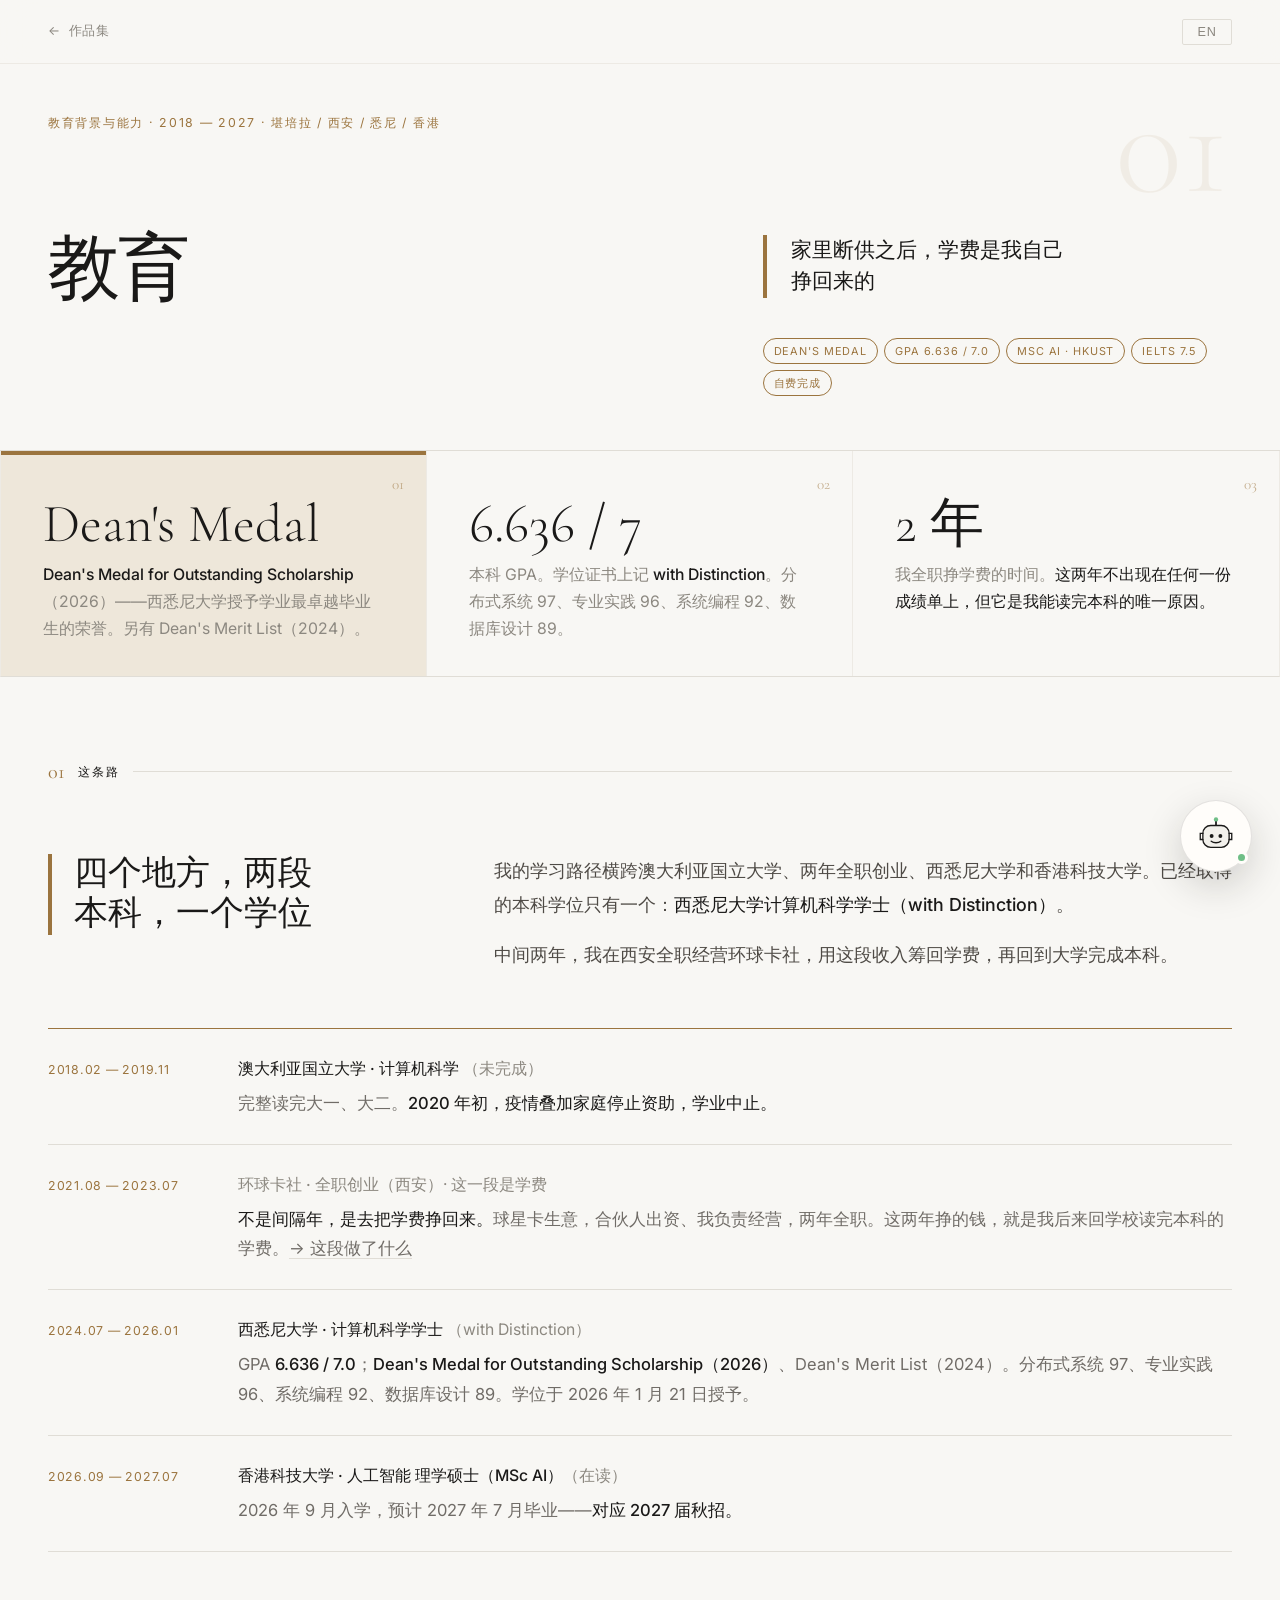
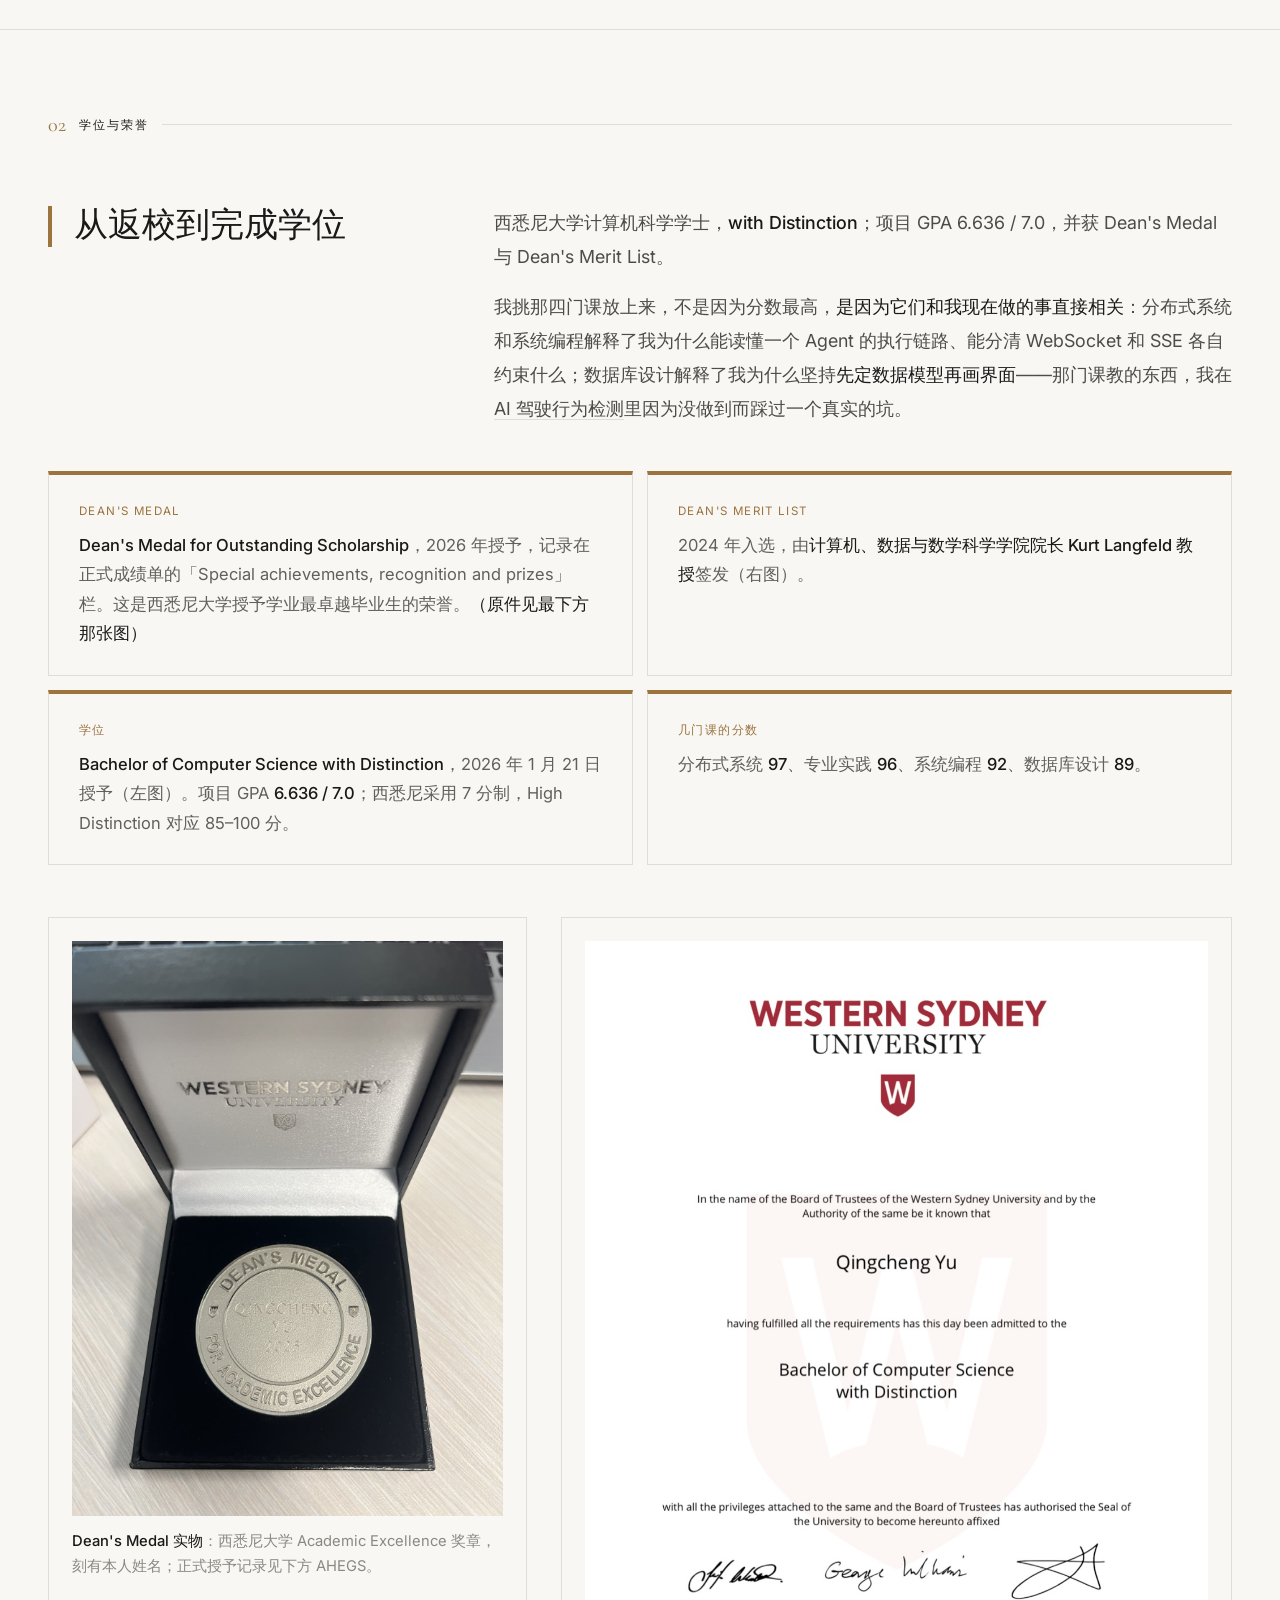
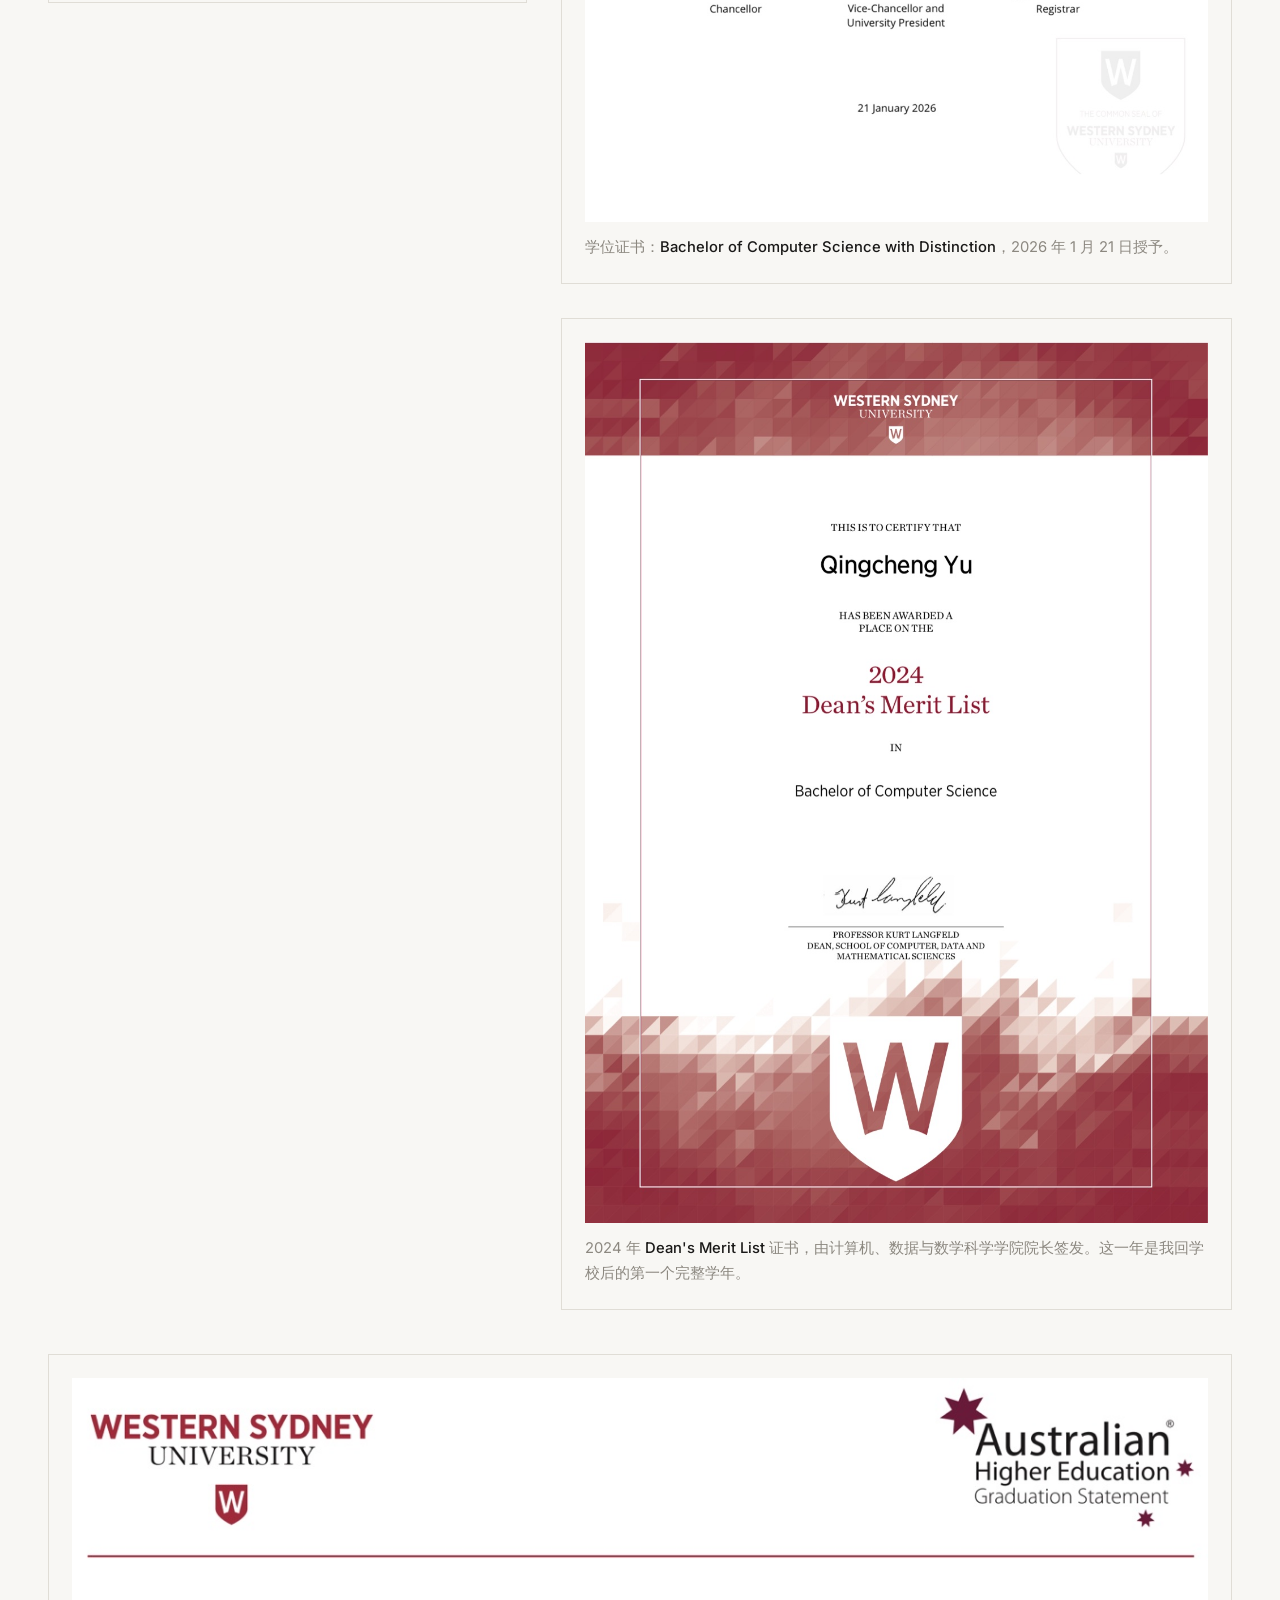
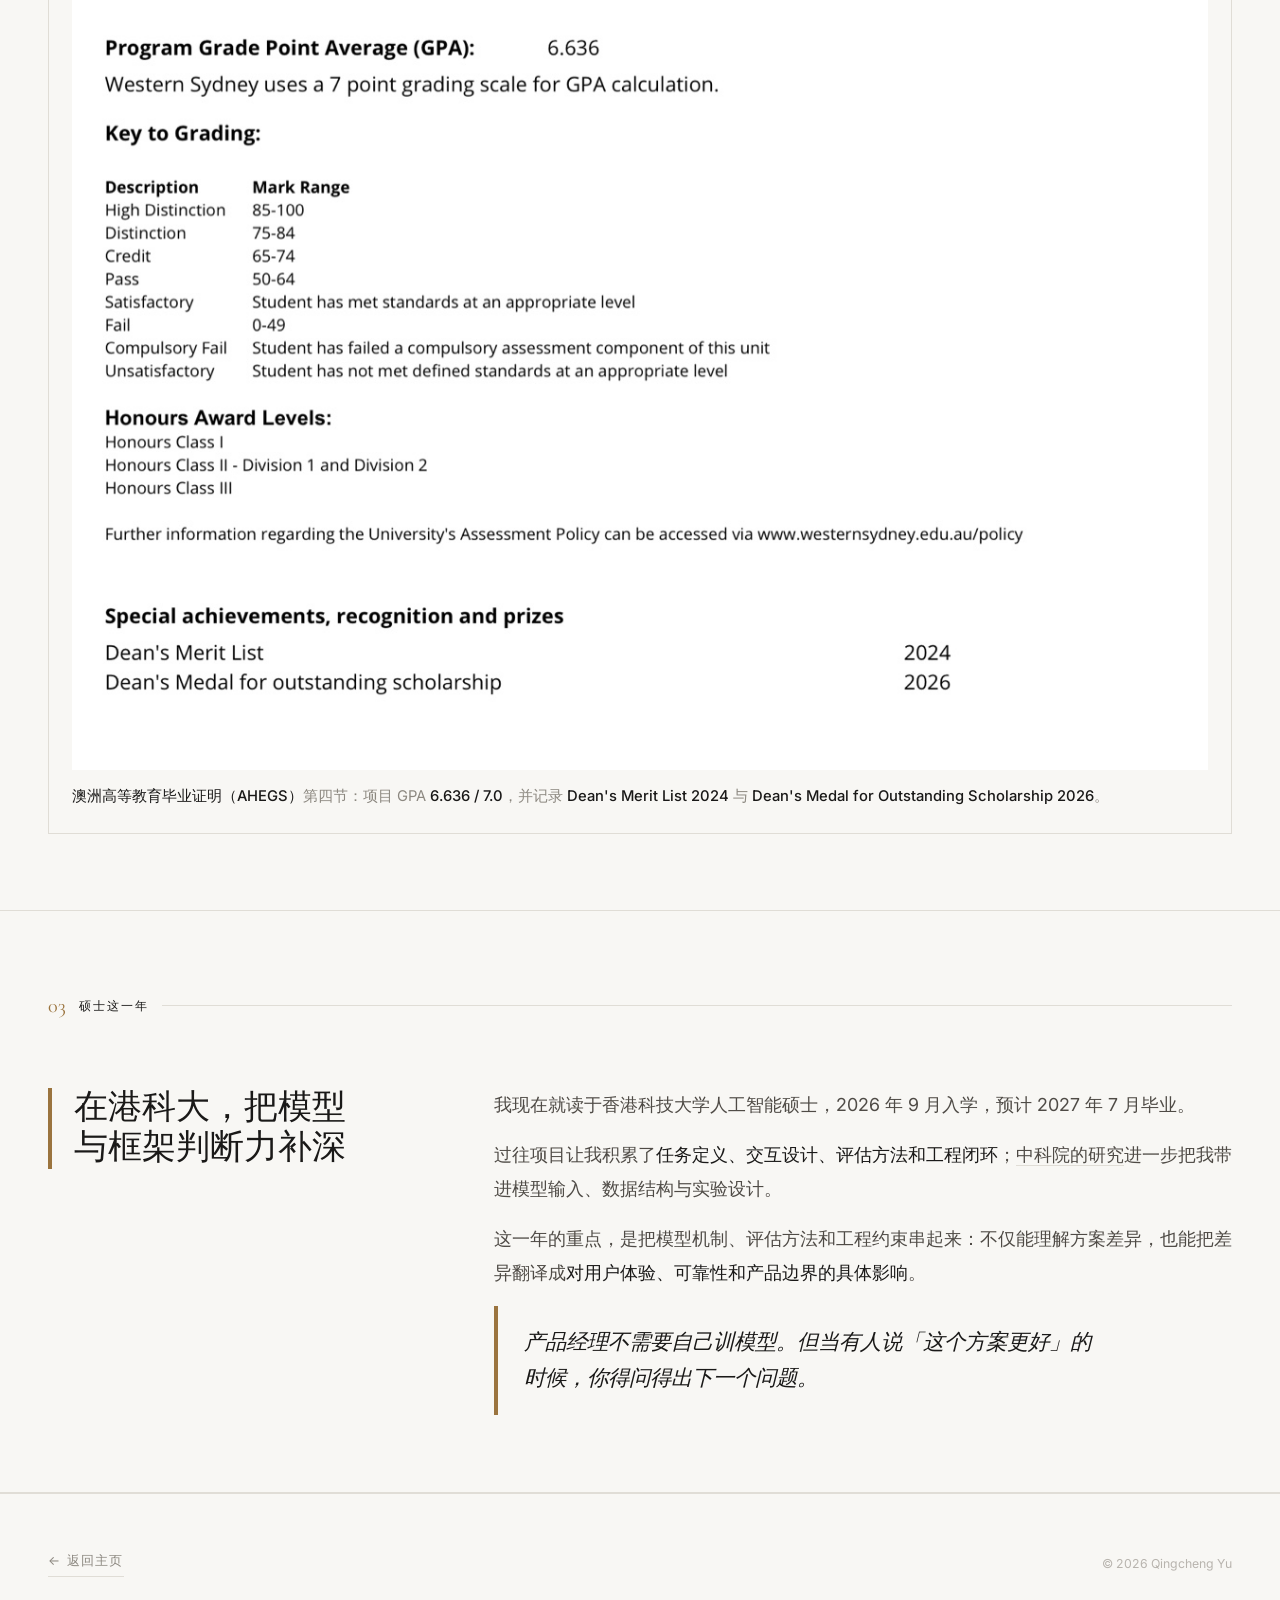
<file: projects/education/index.html>
<!DOCTYPE html>
<html lang="zh">
<head>
  <meta charset="UTF-8" />
  <meta name="viewport" content="width=device-width, initial-scale=1.0" />
  <link rel="icon" href="/assets/favicon.svg" type="image/svg+xml" />
  <title>教育背景与能力 · Qingcheng Yu</title>
  <link rel="preconnect" href="https://fonts.googleapis.com" />
  <link rel="preconnect" href="https://fonts.gstatic.com" crossorigin />
  <link href="https://fonts.googleapis.com/css2?family=Cormorant+Garamond:ital,wght@0,300;0,400;0,600;1,300;1,400&family=Inter:wght@300;400;500&display=swap" rel="stylesheet" />
  <style>
    *, *::before, *::after { box-sizing: border-box; margin: 0; padding: 0; }
    :root {
      --bg: #F8F7F4; --text: #1A1918; --muted: #8C8880;
      --light: #B8B4AE; --border: #E0DDD6; --border-light: #EDEAE4;
      --serif: 'Cormorant Garamond', 'Noto Serif SC', Georgia, serif;
      --sans:  'Inter', -apple-system, 'PingFang SC', sans-serif;
      --ease: cubic-bezier(0.4, 0, 0.2, 1);
    }
    html { scroll-behavior: smooth; }
    body { background: var(--bg); color: var(--text); font-family: var(--sans); font-weight: 400; line-height: 1.75; -webkit-font-smoothing: antialiased; }
    a { color: inherit; text-decoration: none; }
    .container { max-width: 1080px; margin: 0 auto; padding: 0 48px; }

    /* NAV */
    nav { position: fixed; top: 0; left: 0; right: 0; z-index: 200; height: 64px; background: rgba(248,247,244,0.92); backdrop-filter: blur(16px); border-bottom: 1px solid var(--border-light); }
    .nav-inner { height: 100%; display: flex; align-items: center; justify-content: space-between; }
    .nav-back { font-size: 0.72rem; letter-spacing: 0.08em; text-transform: uppercase; color: var(--muted); display: flex; align-items: center; gap: 8px; transition: color 0.2s; }
    .nav-back:hover { color: var(--text); }
    #lang-btn { font-size: 0.72rem; letter-spacing: 0.08em; background: none; border: 1px solid var(--border); padding: 5px 14px; cursor: pointer; color: var(--muted); transition: all 0.2s; border-radius: 2px; }
    #lang-btn:hover { background: var(--text); color: var(--bg); border-color: var(--text); }

    /* HERO */
    .hero { padding: 140px 0 80px; border-bottom: 1px solid var(--border); }
    .hero-meta { font-size: 0.7rem; letter-spacing: 0.14em; text-transform: uppercase; color: var(--light); margin-bottom: 28px; }
    .hero-title { font-family: var(--serif); font-size: clamp(3rem, 7vw, 6rem); font-weight: 300; line-height: 1.05; margin-bottom: 20px; }
    .hero-sub { font-family: var(--serif); font-size: 1.4rem; font-style: italic; color: var(--muted); margin-bottom: 40px; }
    .hero-tags { display: flex; flex-wrap: wrap; gap: 6px; }
    .tag { font-size: 0.65rem; letter-spacing: 0.08em; text-transform: uppercase; padding: 4px 10px; border: 1px solid var(--border); color: var(--muted); border-radius: 2px; }

    /* STATS */
    .stats { display: grid; grid-template-columns: repeat(3, 1fr); border-bottom: 1px solid var(--border); }
    .stat { padding: 52px 40px; border-right: 1px solid var(--border-light); }
    .stat:last-child { border-right: none; }
    .stat-num { font-family: var(--serif); font-size: 3.2rem; font-weight: 300; line-height: 1; margin-bottom: 10px; }
    .stat-label { font-size: 0.75rem; color: var(--muted); line-height: 1.6; }
    .stat-label strong { color: var(--text); font-weight: 500; }

    /* CONTENT */
    section { padding: 80px 0; border-bottom: 1px solid var(--border); }
    .sec-label { font-size: 0.68rem; letter-spacing: 0.16em; text-transform: uppercase; color: var(--light); margin-bottom: 48px; padding-bottom: 16px; border-bottom: 1px solid var(--border-light); }
    .two-col { display: grid; grid-template-columns: 300px 1fr; gap: 80px; align-items: start; }
    .col-head { font-family: var(--serif); font-size: 1.8rem; font-weight: 300; line-height: 1.3; }
    .col-body { font-size: 0.88rem; color: #635F5A; line-height: 1.9; }
    .col-body p + p { margin-top: 16px; }
    .col-body strong { color: var(--text); font-weight: 500; }
    .two-col + .two-col { margin-top: 76px; }

    /* INLINE LINKS */
    .col-body a, .round-got a, .round-did a, .bound-v a, .tl-desc a, .fig figcaption a, .fig-2 figcaption a, .honor-grid figcaption a {
      border-bottom: 1px solid var(--border); transition: border-color 0.2s; }
    .col-body a:hover, .round-got a:hover, .round-did a:hover, .bound-v a:hover, .tl-desc a:hover,
    .fig figcaption a:hover, .fig-2 figcaption a:hover, .honor-grid figcaption a:hover { border-color: var(--text); }

    /* CALLOUT */
    .callout { border-left: 2px solid var(--text); padding: 4px 0 4px 24px; margin-top: 40px; }
    .callout .big { font-family: var(--serif); font-size: 1.3rem; line-height: 1.45; color: var(--text); margin-bottom: 12px; }
    .callout p { font-size: 0.85rem; color: #4E4A45; line-height: 1.9; }
    .callout strong { color: var(--text); font-weight: 500; }
    .quote { border-left: 2px solid var(--border); padding-left: 22px; margin-top: 28px; font-family: var(--serif); font-size: 1.08rem; font-style: italic; color: #4E4A45; line-height: 1.7; }

    /* TIMELINE */
    .timeline { margin-top: 56px; border-top: 1px solid var(--border-light); }
    .tl-item { display: grid; grid-template-columns: 150px 1fr; gap: 40px; padding: 26px 0; border-bottom: 1px solid var(--border-light); }
    .tl-label { font-size: 0.7rem; letter-spacing: 0.06em; color: var(--light); padding-top: 4px; }
    .tl-title { font-size: 0.9rem; font-weight: 500; margin-bottom: 6px; }
    .tl-title em { font-style: normal; color: var(--muted); font-weight: 400; }
    .tl-desc { font-size: 0.84rem; color: #706C67; line-height: 1.8; }
    .tl-desc strong { color: var(--text); font-weight: 500; }
    .tl-item.gap .tl-title { color: var(--muted); }

    /* FIGURES */
    .fig { margin-top: 44px; }
    .fig img { width: 100%; display: block; border: 1px solid var(--border-light); background: #fff; }
    .fig figcaption { margin-top: 14px; font-size: 0.76rem; color: var(--muted); line-height: 1.75; }
    .fig figcaption strong { color: var(--text); font-weight: 500; }
    .fig-2 { margin-top: 52px; display: grid; grid-template-columns: repeat(2, 1fr); gap: 34px; align-items: start; }
    .fig-2 figure { margin: 0; }
    .fig-2 img { width: 100%; display: block; border: 1px solid var(--border-light); background: #fff; }
    .fig-2 figcaption { margin-top: 13px; font-size: 0.75rem; color: var(--muted); line-height: 1.7; }
    .fig-2 figcaption strong { color: var(--text); font-weight: 500; }
    .honor-grid { margin-top: 52px; display: grid; grid-template-columns: minmax(260px, 5fr) minmax(0, 7fr); gap: 34px; align-items: start; }
    .honor-grid figure { margin: 0; }
    .honor-grid img { width: 100%; display: block; border: 1px solid var(--border-light); background: #fff; }
    .honor-grid figcaption { margin-top: 13px; font-size: 0.75rem; color: var(--muted); line-height: 1.7; }
    .honor-grid figcaption strong { color: var(--text); font-weight: 500; }
    .honor-docs { display: grid; gap: 34px; }

    /* ROUNDS */
    .rounds { margin-top: 44px; border-top: 1px solid var(--border-light); }
    .round { display: grid; grid-template-columns: 52px 1fr 1fr; gap: 34px; padding: 24px 0; border-bottom: 1px solid var(--border-light); align-items: start; }
    .round-n { font-family: var(--serif); font-size: 1.7rem; font-weight: 300; color: var(--light); line-height: 0.9; }
    .round-did { font-size: 0.84rem; color: var(--text); line-height: 1.8; }
    .round-did strong { font-weight: 500; }
    .round-got { font-size: 0.84rem; color: #706C67; line-height: 1.8; }
    .round-got strong { color: var(--text); font-weight: 500; }

    /* BOUNDS */
    .bounds { margin-top: 44px; display: grid; grid-template-columns: repeat(2, 1fr); gap: 1px; background: var(--border-light); border: 1px solid var(--border-light); }
    .bound { background: var(--bg); padding: 26px 30px; }
    .bound-k { font-size: 0.66rem; letter-spacing: 0.12em; text-transform: uppercase; color: var(--light); margin-bottom: 10px; }
    .bound-v { font-size: 0.83rem; color: #635F5A; line-height: 1.85; }
    .bound-v strong { color: var(--text); font-weight: 500; }

    /* FOOTER */
    .page-footer { padding: 56px 0; }
    .footer-inner { display: flex; align-items: center; justify-content: space-between; }
    .footer-back { font-size: 0.72rem; letter-spacing: 0.1em; text-transform: uppercase; color: var(--muted); display: flex; align-items: center; gap: 8px; transition: color 0.2s; }
    .footer-back:hover { color: var(--text); }
    .footer-copy { font-size: 0.7rem; color: var(--light); }

    @media (max-width: 840px) {
      .container { padding: 0 24px; }
      .two-col, .stats, .bounds, .fig-2, .honor-grid { grid-template-columns: 1fr; }
      .fig-2 { gap: 30px; }
      .honor-grid { gap: 30px; }
      .stat { border-right: none; border-bottom: 1px solid var(--border-light); padding: 36px 0; }
      .tl-item { grid-template-columns: 1fr; gap: 6px; }
      .round { grid-template-columns: 1fr; gap: 8px; }
      .round-n { font-size: 1.2rem; }
      section { padding: 60px 0; }
    }
    ::selection { background: var(--text); color: var(--bg); }
  </style>
  <link rel="stylesheet" href="/assets/site.css" />
  <link rel="stylesheet" href="/assets/chat-widget.css" />
</head>
<body class="project-page" data-exhibit="education">

<nav>
  <div class="container nav-inner">
    <a href="/" class="nav-back">← <span data-i18n="back">作品集</span></a>
    <button id="lang-btn" onclick="toggleLang()">EN</button>
  </div>
</nav>

<div class="hero">
  <div class="container">
    <p class="hero-meta" data-i18n="hero_meta"></p>
    <h1 class="hero-title" data-i18n="hero_title"></h1>
    <p class="hero-sub" data-i18n="hero_sub"></p>
    <div class="hero-tags">
      <span class="tag">Dean's Medal</span>
      <span class="tag">GPA 6.636 / 7.0</span>
      <span class="tag">MSc AI · HKUST</span>
      <span class="tag">IELTS 7.5</span>
      <span class="tag" data-i18n="tag5">自费完成</span>
    </div>
  </div>
</div>

<div class="stats">
  <div class="stat"><div class="stat-num" data-i18n="s1n"></div><div class="stat-label" data-i18n="s1"></div></div>
  <div class="stat"><div class="stat-num" data-i18n="s2n"></div><div class="stat-label" data-i18n="s2"></div></div>
  <div class="stat"><div class="stat-num" data-i18n="s3n"></div><div class="stat-label" data-i18n="s3"></div></div>
</div>

<!-- ① 时间线 -->
<section>
  <div class="container">
    <p class="sec-label" data-i18n="sec1_label"></p>
    <div class="two-col">
      <h2 class="col-head" data-i18n="sec1_head"></h2>
      <div class="col-body">
        <p data-i18n="sec1_p1"></p>
        <p data-i18n="sec1_p2"></p>
      </div>
    </div>
    <div class="timeline">
      <div class="tl-item">
        <div class="tl-label" data-i18n="t1l"></div>
        <div><p class="tl-title" data-i18n="t1t"></p><p class="tl-desc" data-i18n="t1d"></p></div>
      </div>
      <div class="tl-item gap">
        <div class="tl-label" data-i18n="t2l"></div>
        <div><p class="tl-title" data-i18n="t2t"></p><p class="tl-desc" data-i18n="t2d"></p></div>
      </div>
      <div class="tl-item">
        <div class="tl-label" data-i18n="t3l"></div>
        <div><p class="tl-title" data-i18n="t3t"></p><p class="tl-desc" data-i18n="t3d"></p></div>
      </div>
      <div class="tl-item">
        <div class="tl-label" data-i18n="t4l"></div>
        <div><p class="tl-title" data-i18n="t4t"></p><p class="tl-desc" data-i18n="t4d"></p></div>
      </div>
    </div>
  </div>
</section>

<!-- 中断、创业筹学费与返校的完整叙述已在时间线表达，不再重复铺陈。 -->

<!-- ③ 成绩与证据 -->
<section>
  <div class="container">
    <p class="sec-label" data-i18n="sec3_label"></p>
    <div class="two-col">
      <h2 class="col-head" data-i18n="sec3_head"></h2>
      <div class="col-body">
        <p data-i18n="sec3_p1"></p>
        <p data-i18n="sec3_p2"></p>
      </div>
    </div>
    <div class="bounds">
      <div class="bound"><div class="bound-k" data-i18n="e1k"></div><div class="bound-v" data-i18n="e1v"></div></div>
      <div class="bound"><div class="bound-k" data-i18n="e2k"></div><div class="bound-v" data-i18n="e2v"></div></div>
      <div class="bound"><div class="bound-k" data-i18n="e3k"></div><div class="bound-v" data-i18n="e3v"></div></div>
      <div class="bound"><div class="bound-k" data-i18n="e4k"></div><div class="bound-v" data-i18n="e4v"></div></div>
    </div>
    <div class="honor-grid">
      <figure>
        <img src="img/wsu-deans-medal-photo.jpg" alt="西悉尼大学 Dean's Medal for Academic Excellence 实物，奖章刻有 Qingcheng Yu 姓名" loading="lazy" />
        <figcaption data-i18n="fig0_cap"></figcaption>
      </figure>
      <div class="honor-docs">
        <figure>
          <img src="img/wsu-testamur.jpg" alt="西悉尼大学学位证书：Bachelor of Computer Science with Distinction，2026 年 1 月 21 日授予" loading="lazy" />
          <figcaption data-i18n="fig1_cap"></figcaption>
        </figure>
        <figure>
          <img src="img/wsu-deans-merit-2024.jpg" alt="西悉尼大学 2024 年 Dean's Merit List 证书，计算机、数据与数学科学学院院长签发" loading="lazy" />
          <figcaption data-i18n="fig2_cap"></figcaption>
        </figure>
      </div>
    </div>
    <figure class="fig">
      <img src="img/wsu-ahegs-medal.jpg" alt="西悉尼大学澳洲高等教育毕业证明（AHEGS）第四节：项目 GPA 6.636、7 分制评分对照表，以及 Special achievements 栏中的 Dean's Merit List 2024 与 Dean's Medal for outstanding scholarship 2026" loading="lazy" />
      <figcaption data-i18n="fig3_cap"></figcaption>
    </figure>
  </div>
</section>

<!-- ④ 我能交付什么 -->

<!-- ⑤ 三个概念的判断 -->

<!-- ⑥ 做产品的四个偏好 -->

<!-- ⑦ 港科大在读期间补什么 -->
<section>
  <div class="container">
    <p class="sec-label" data-i18n="sec7_label"></p>
    <div class="two-col">
      <h2 class="col-head" data-i18n="sec7_head"></h2>
      <div class="col-body">
        <p data-i18n="sec7_p1"></p>
        <p data-i18n="sec7_p2"></p>
        <p data-i18n="sec7_p3"></p>
        <p class="quote" data-i18n="sec7_q"></p>
      </div>
    </div>
  </div>
</section>

<!-- SECTIONS -->

<div class="page-footer">
  <div class="container">
    <div class="footer-inner">
      <a href="/" class="footer-back" data-i18n="foot_back">← 返回主页</a>
      <span class="footer-copy">© 2026 Qingcheng Yu</span>
    </div>
  </div>
</div>

<script>
const T = {
  "zh": {
    "fig0_cap": "<strong>Dean's Medal 实物</strong>：西悉尼大学 Academic Excellence 奖章，刻有本人姓名；正式授予记录见下方 AHEGS。",
    "fig3_cap": "<strong>澳洲高等教育毕业证明（AHEGS）</strong>第四节：项目 GPA <strong>6.636 / 7.0</strong>，并记录 <strong>Dean's Merit List 2024</strong> 与 <strong>Dean's Medal for Outstanding Scholarship 2026</strong>。",
    "sec7_label": "硕士这一年",
    "sec7_head": "在港科大，把模型与框架判断力补深",
    "sec7_p1": "我现在就读于香港科技大学人工智能硕士，2026 年 9 月入学，预计 2027 年 7 月毕业。",
    "sec7_p2": "过往项目让我积累了<strong>任务定义、交互设计、评估方法和工程闭环</strong>；<a href=\"/projects/casia/\">中科院的研究</a>进一步把我带进模型输入、数据结构与实验设计。",
    "sec7_p3": "这一年的重点，是把模型机制、评估方法和工程约束串起来：不仅能理解方案差异，也能把差异翻译成<strong>对用户体验、可靠性和产品边界的具体影响</strong>。",
    "sec7_q": "产品经理不需要自己训模型。但当有人说「这个方案更好」的时候，你得问得出下一个问题。",
    "sec3_label": "学位与荣誉",
    "sec3_head": "从返校到完成学位",
    "sec3_p1": "西悉尼大学计算机科学学士，<strong>with Distinction</strong>；项目 GPA 6.636 / 7.0，并获 Dean's Medal 与 Dean's Merit List。",
    "sec3_p2": "我挑那四门课放上来，不是因为分数最高，<strong>是因为它们和我现在做的事直接相关</strong>：分布式系统和系统编程解释了我为什么能读懂一个 Agent 的执行链路、能分清 WebSocket 和 SSE 各自约束什么；数据库设计解释了我为什么坚持<strong>先定数据模型再画界面</strong>——那门课教的东西，我在 <a href=\"/projects/ai-driving/\">AI 驾驶行为检测</a>里因为没做到而踩过一个真实的坑。",
    "e1k": "Dean's Medal",
    "e1v": "<strong>Dean's Medal for Outstanding Scholarship</strong>，2026 年授予，记录在正式成绩单的「Special achievements, recognition and prizes」栏。这是西悉尼大学授予学业最卓越毕业生的荣誉。<strong>（原件见最下方那张图）</strong>",
    "e2k": "Dean's Merit List",
    "e2v": "2024 年入选，由<strong>计算机、数据与数学科学学院院长 Kurt Langfeld 教授</strong>签发（右图）。",
    "e3k": "学位",
    "e3v": "<strong>Bachelor of Computer Science with Distinction</strong>，2026 年 1 月 21 日授予（左图）。项目 GPA <strong>6.636 / 7.0</strong>；西悉尼采用 7 分制，High Distinction 对应 85–100 分。",
    "e4k": "几门课的分数",
    "e4v": "分布式系统 <strong>97</strong>、专业实践 <strong>96</strong>、系统编程 <strong>92</strong>、数据库设计 <strong>89</strong>。",
    "fig1_cap": "学位证书：<strong>Bachelor of Computer Science with Distinction</strong>，2026 年 1 月 21 日授予。",
    "fig2_cap": "2024 年 <strong>Dean's Merit List</strong> 证书，由计算机、数据与数学科学学院院长签发。这一年是我回学校后的第一个完整学年。",
    "sec1_label": "这条路",
    "sec1_head": "四个地方，两段本科，一个学位",
    "sec1_p1": "我的学习路径横跨澳大利亚国立大学、两年全职创业、西悉尼大学和香港科技大学。已经取得的本科学位只有一个：<strong>西悉尼大学计算机科学学士（with Distinction）</strong>。",
    "sec1_p2": "中间两年，我在西安全职经营环球卡社，用这段收入筹回学费，再回到大学完成本科。",
    "t1l": "2018.02 — 2019.11",
    "t1t": "澳大利亚国立大学 · 计算机科学 <em>（未完成）</em>",
    "t1d": "完整读完大一、大二。<strong>2020 年初，疫情叠加家庭停止资助，学业中止。</strong>",
    "t2l": "2021.08 — 2023.07",
    "t2t": "环球卡社 · 全职创业（西安）<em>· 这一段是学费</em>",
    "t2d": "<strong>不是间隔年，是去把学费挣回来。</strong>球星卡生意，合伙人出资、我负责经营，两年全职。这两年挣的钱，就是我后来回学校读完本科的学费。<a href=\"/projects/hqks/\">→ 这段做了什么</a>",
    "t3l": "2024.07 — 2026.01",
    "t3t": "西悉尼大学 · 计算机科学学士 <em>（with Distinction）</em>",
    "t3d": "GPA <strong>6.636 / 7.0</strong>；<strong>Dean's Medal for Outstanding Scholarship（2026）</strong>、Dean's Merit List（2024）。分布式系统 97、专业实践 96、系统编程 92、数据库设计 89。学位于 2026 年 1 月 21 日授予。",
    "t4l": "2026.09 — 2027.07",
    "t4t": "香港科技大学 · 人工智能 理学硕士（MSc AI）<em>（在读）</em>",
    "t4d": "2026 年 9 月入学，预计 2027 年 7 月毕业——<strong>对应 2027 届秋招。</strong>",
    "back": "作品集",
    "foot_back": "← 返回主页",
    "tag5": "自费完成",
    "hero_meta": "教育背景与能力 · 2018 — 2027 · 堪培拉 / 西安 / 悉尼 / 香港",
    "hero_title": "教育",
    "hero_sub": "家里断供之后，学费是我自己挣回来的",
    "s1n": "Dean's Medal",
    "s1": "<strong>Dean's Medal for Outstanding Scholarship</strong>（2026）——西悉尼大学授予学业最卓越毕业生的荣誉。另有 Dean's Merit List（2024）。",
    "s2n": "6.636 / 7",
    "s2": "本科 GPA。学位证书上记 <strong>with Distinction</strong>。分布式系统 97、专业实践 96、系统编程 92、数据库设计 89。",
    "s3n": "2 年",
    "s3": "我全职挣学费的时间。<strong>这两年不出现在任何一份成绩单上，但它是我能读完本科的唯一原因。</strong>"
  },
  "en": {
    "fig0_cap": "The physical <strong>Dean's Medal</strong> for Academic Excellence, engraved with my name; the formal award record appears in the AHEGS below.",
    "fig3_cap": "Section 4 of the <strong>Australian Higher Education Graduation Statement (AHEGS)</strong>: program GPA <strong>6.636 / 7.0</strong>, with <strong>Dean's Merit List 2024</strong> and <strong>Dean's Medal for Outstanding Scholarship 2026</strong> recorded under Special achievements.",
    "sec7_label": "My year at HKUST",
    "sec7_head": "At HKUST, deepening model and framework judgment",
    "sec7_p1": "I am currently studying for an MSc in Artificial Intelligence at HKUST. I started in September 2026 and expect to graduate in July 2027.",
    "sec7_p2": "My earlier projects built experience in <strong>task definition, interaction design, evaluation, and end-to-end engineering</strong>; <a href=\"/projects/casia/\">the CASIA research</a> then took me deeper into model inputs, data structures, and experiment design.",
    "sec7_p3": "This year is about connecting model mechanics, evaluation methods, and engineering constraints — understanding not only how approaches differ, but how those differences change <strong>user experience, reliability, and product scope</strong>.",
    "sec7_q": "A product manager doesn't need to train the model. But when someone says \"this approach is better\", you need to be able to ask the next question.",
    "sec3_label": "Degree and honours",
    "sec3_head": "From returning to completing the degree",
    "sec3_p1": "BSc Computer Science at Western Sydney University, <strong>with Distinction</strong>; program GPA 6.636 / 7.0, Dean's Medal, and Dean's Merit List.",
    "sec3_p2": "I picked those four units not because they were my highest marks but <strong>because they map directly onto what I do now</strong>: Distributed Systems and Systems Programming are why I can read an agent's execution path and tell you what WebSocket versus SSE each constrain; Database Design is why I insist on <strong>settling the data model before drawing any screen</strong> — and on <a href=\"/projects/ai-driving/\">the AI driving project</a> I hit a real bug precisely because I failed to do that.",
    "e1k": "Dean's Medal",
    "e1v": "<strong>Dean's Medal for Outstanding Scholarship</strong>, awarded 2026, recorded under \"Special achievements, recognition and prizes\" on the official transcript. It is Western Sydney University's recognition for its most outstanding graduates. <strong>(The document itself is the bottom image.)</strong>",
    "e2k": "Dean's Merit List",
    "e2v": "Awarded 2024, signed by <strong>Professor Kurt Langfeld, Dean of the School of Computer, Data and Mathematical Sciences</strong> (right).",
    "e3k": "The degree",
    "e3v": "<strong>Bachelor of Computer Science with Distinction</strong>, conferred 21 January 2026 (left). Program GPA <strong>6.636 / 7.0</strong>; Western Sydney uses a 7-point scale, where High Distinction is 85–100.",
    "e4k": "Selected unit marks",
    "e4v": "Distributed Systems <strong>97</strong>, Professional Experience <strong>96</strong>, Systems Programming <strong>92</strong>, Database Design <strong>89</strong>.",
    "fig1_cap": "The testamur: <strong>Bachelor of Computer Science with Distinction</strong>, conferred 21 January 2026.",
    "fig2_cap": "The 2024 <strong>Dean's Merit List</strong> certificate, signed by the Dean of the School of Computer, Data and Mathematical Sciences. 2024 was my first full year back at university.",
    "sec1_label": "The path",
    "sec1_head": "Four places, two runs at a bachelor's degree, one degree",
    "sec1_p1": "My education spans the Australian National University, two years of full-time entrepreneurship, Western Sydney University, and HKUST. I hold one bachelor's degree: <strong>BSc Computer Science from Western Sydney University, with Distinction</strong>.",
    "sec1_p2": "For the two years in between, I ran Collector Universe full-time in Xi'an, earned the tuition, and then returned to finish the degree.",
    "t1l": "Feb 2018 — Nov 2019",
    "t1t": "Australian National University · Computer Science <em>(not completed)</em>",
    "t1d": "Completed first and second year in full. <strong>In early 2020 the pandemic and the end of family funding arrived together, and the degree was interrupted.</strong>",
    "t2l": "Aug 2021 — Jul 2023",
    "t2t": "Collector Universe · full-time, Xi'an <em>· this entry is the tuition</em>",
    "t2d": "<strong>Not a gap year. I went to earn the tuition.</strong> A sports trading card business — my partner funded it, I ran it, full-time for two years. What those two years earned is what paid for the degree I went back to finish. <a href=\"/projects/hqks/\">→ what the work was</a>",
    "t3l": "Jul 2024 — Jan 2026",
    "t3t": "Western Sydney University · BSc Computer Science <em>(with Distinction)</em>",
    "t3d": "GPA <strong>6.636 / 7.0</strong>; <strong>Dean's Medal for Outstanding Scholarship (2026)</strong> and Dean's Merit List (2024). Distributed Systems 97, Professional Experience 96, Systems Programming 92, Database Design 89. Degree conferred 21 January 2026.",
    "t4l": "Sep 2026 — Jul 2027",
    "t4t": "HKUST · MSc Artificial Intelligence <em>(current student)</em>",
    "t4d": "Started in September 2026 and expected to graduate in July 2027 — <strong>the 2027 graduate hiring cycle.</strong>",
    "back": "Portfolio",
    "foot_back": "← Back to portfolio",
    "tag5": "Self-funded",
    "hero_meta": "Education & capability · 2018 — 2027 · Canberra / Xi'an / Sydney / Hong Kong",
    "hero_title": "Education",
    "hero_sub": "When my family could no longer pay, I went and earned the tuition myself",
    "s1n": "Dean's Medal",
    "s1": "<strong>Dean's Medal for Outstanding Scholarship</strong> (2026) — Western Sydney University's recognition for its most outstanding graduates. Also Dean's Merit List (2024).",
    "s2n": "6.636 / 7",
    "s2": "Undergraduate GPA. The degree itself was conferred <strong>with Distinction</strong>. Distributed Systems 97, Professional Experience 96, Systems Programming 92, Database Design 89.",
    "s3n": "2 years",
    "s3": "Spent working full-time to earn tuition. <strong>Those two years appear on no transcript anywhere — and they are the only reason I have a degree at all.</strong>"
  }
};
let lang = 'zh';
function applyLang(l) {
  document.querySelectorAll('[data-i18n]').forEach(el => {
    const v = T[l][el.dataset.i18n];
    if (v !== undefined) el.innerHTML = v;
  });
  document.getElementById('lang-btn').textContent = l === 'zh' ? 'EN' : '中文';
  document.documentElement.lang = l === 'zh' ? 'zh' : 'en';
}
function toggleLang() {
  lang = lang === 'zh' ? 'en' : 'zh';
  localStorage.setItem('site_lang', lang);
  applyLang(lang);
}
lang = localStorage.getItem('site_lang') || 'zh';
applyLang(lang);
</script>

<script src="/assets/chat-widget.js"></script>
</body>
</html>
</file>
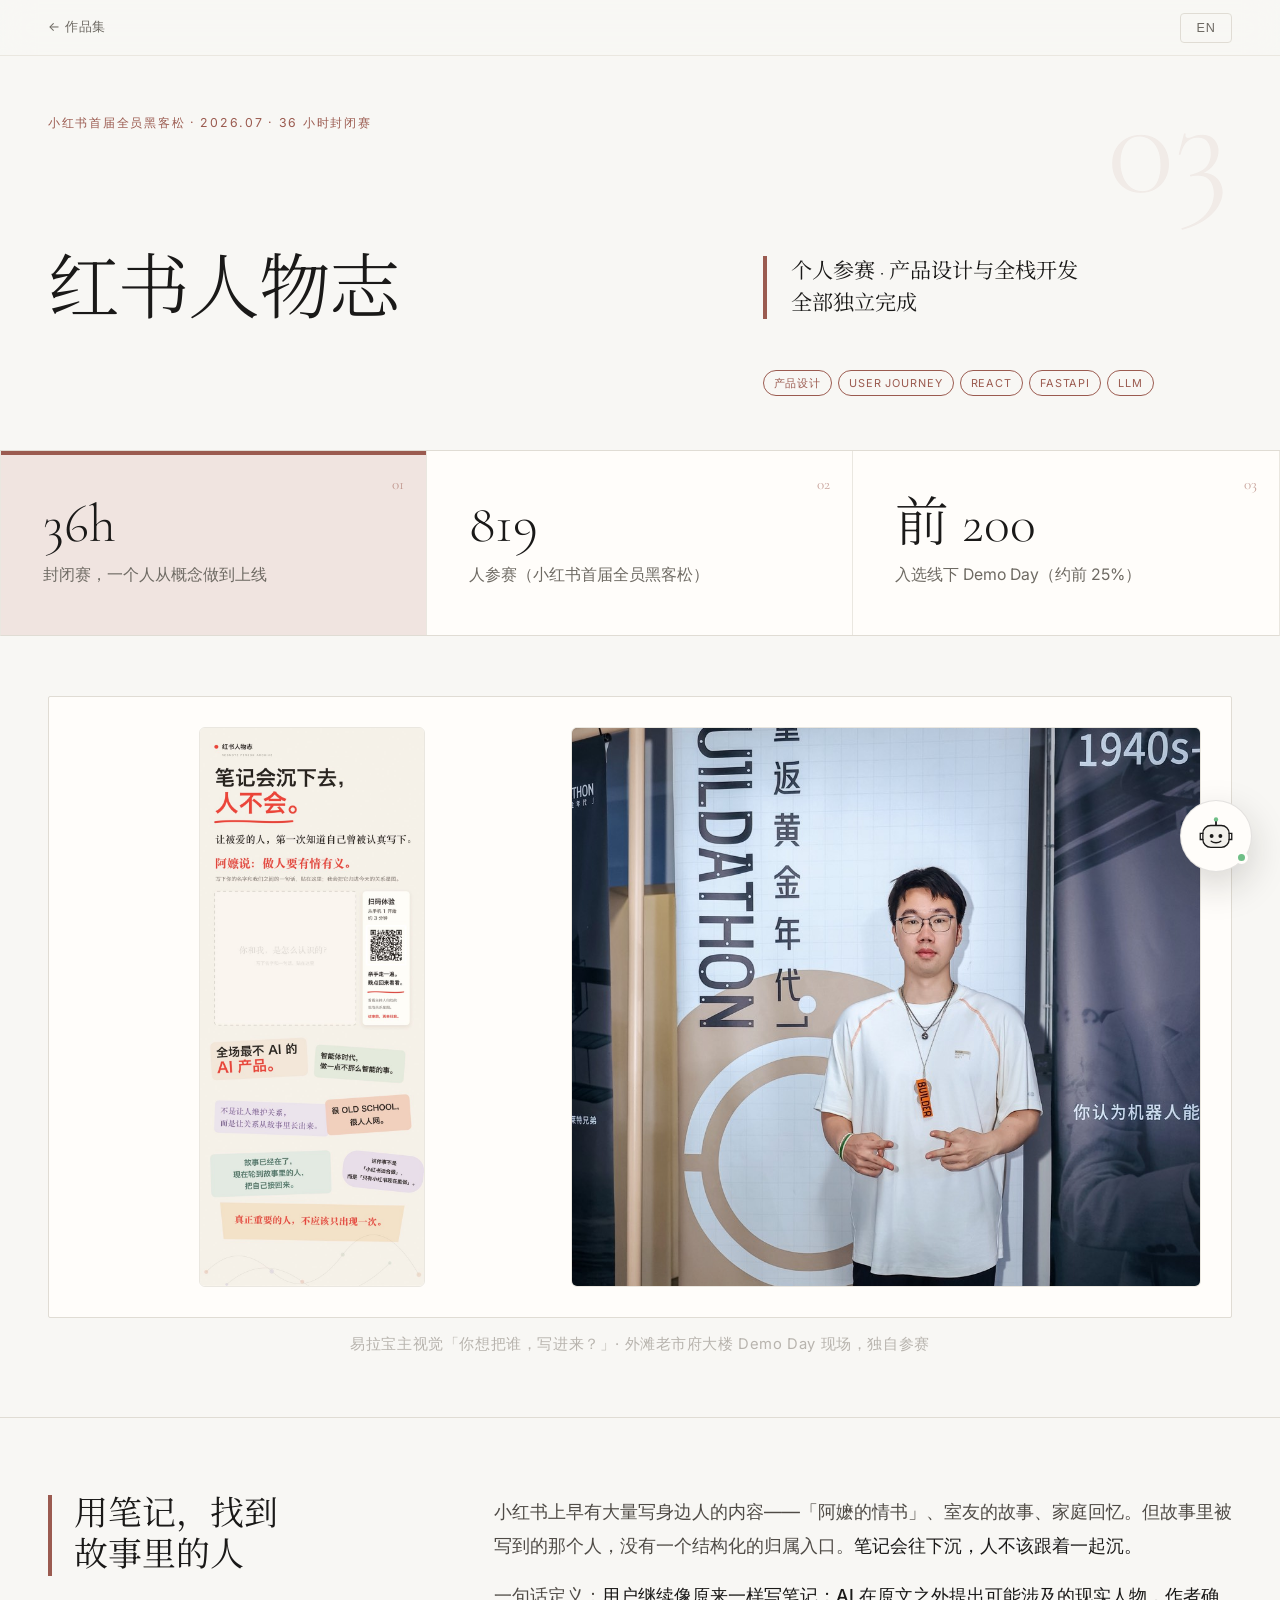
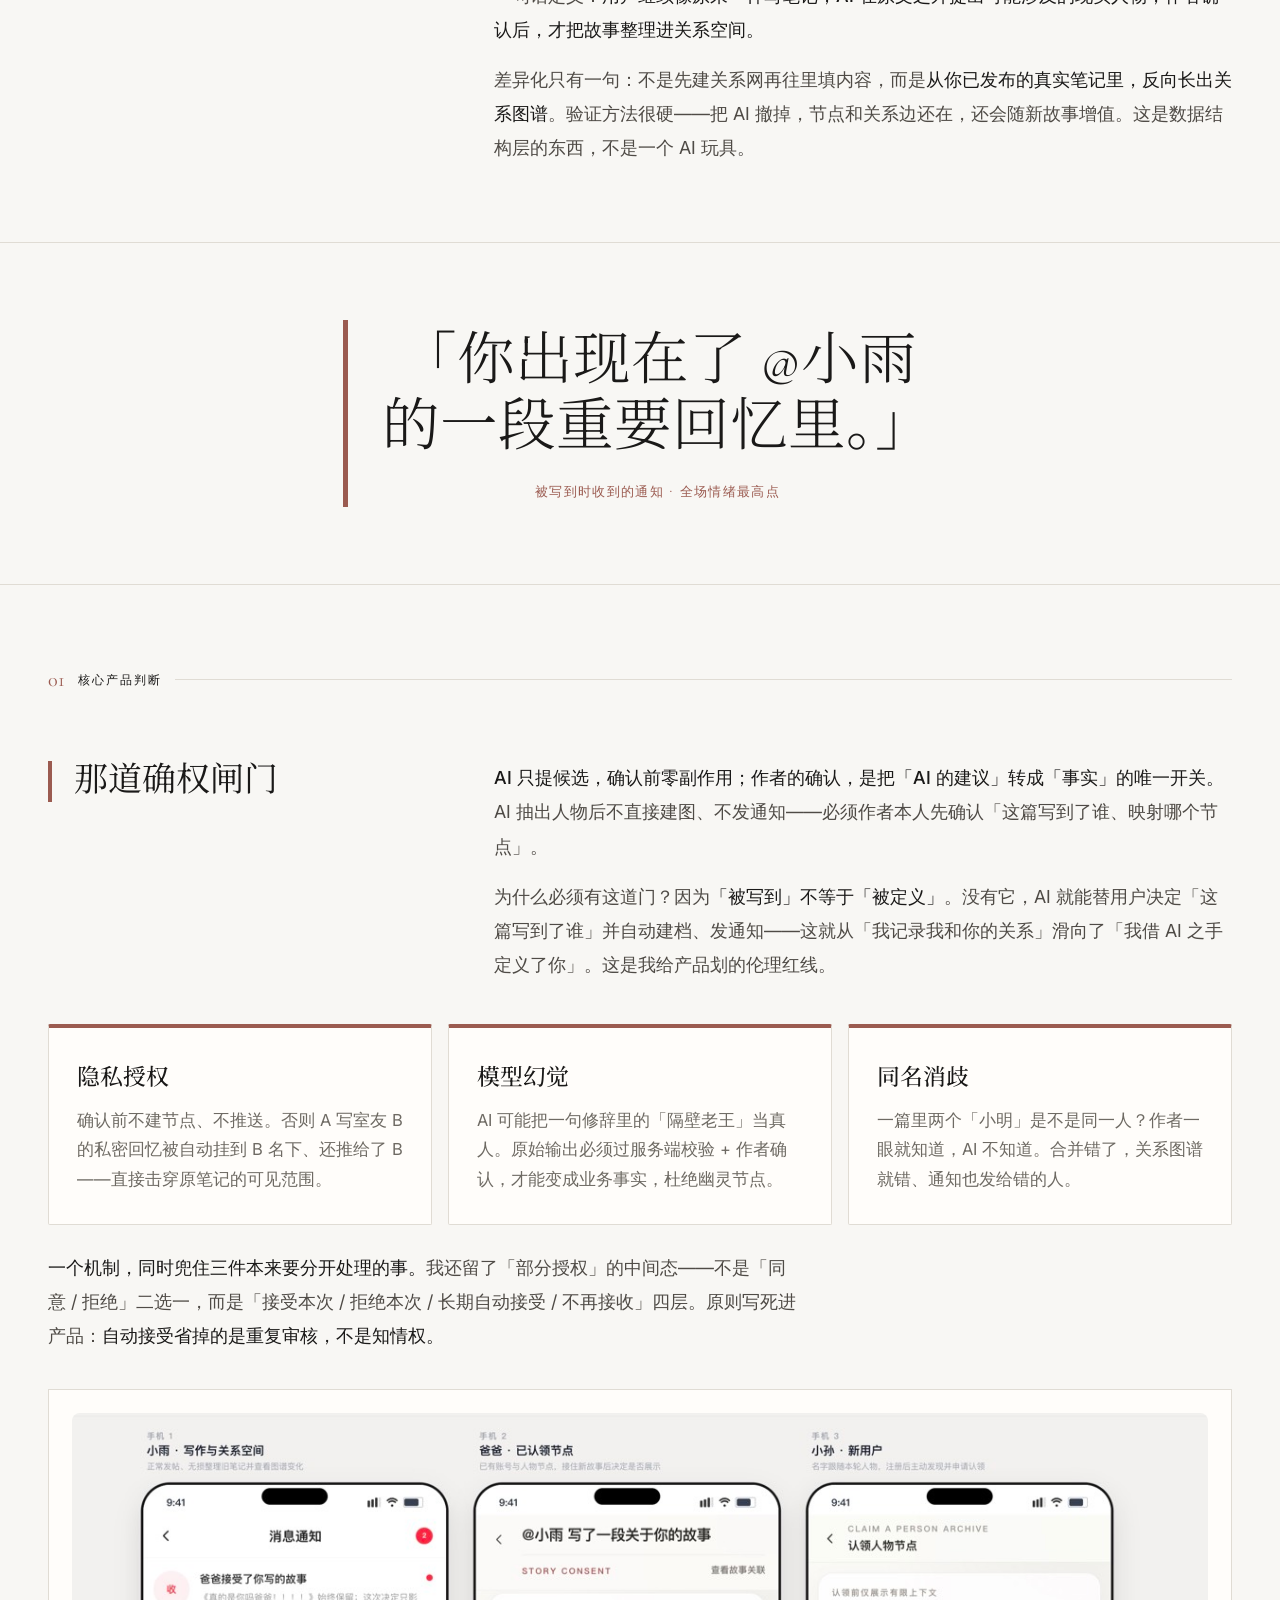
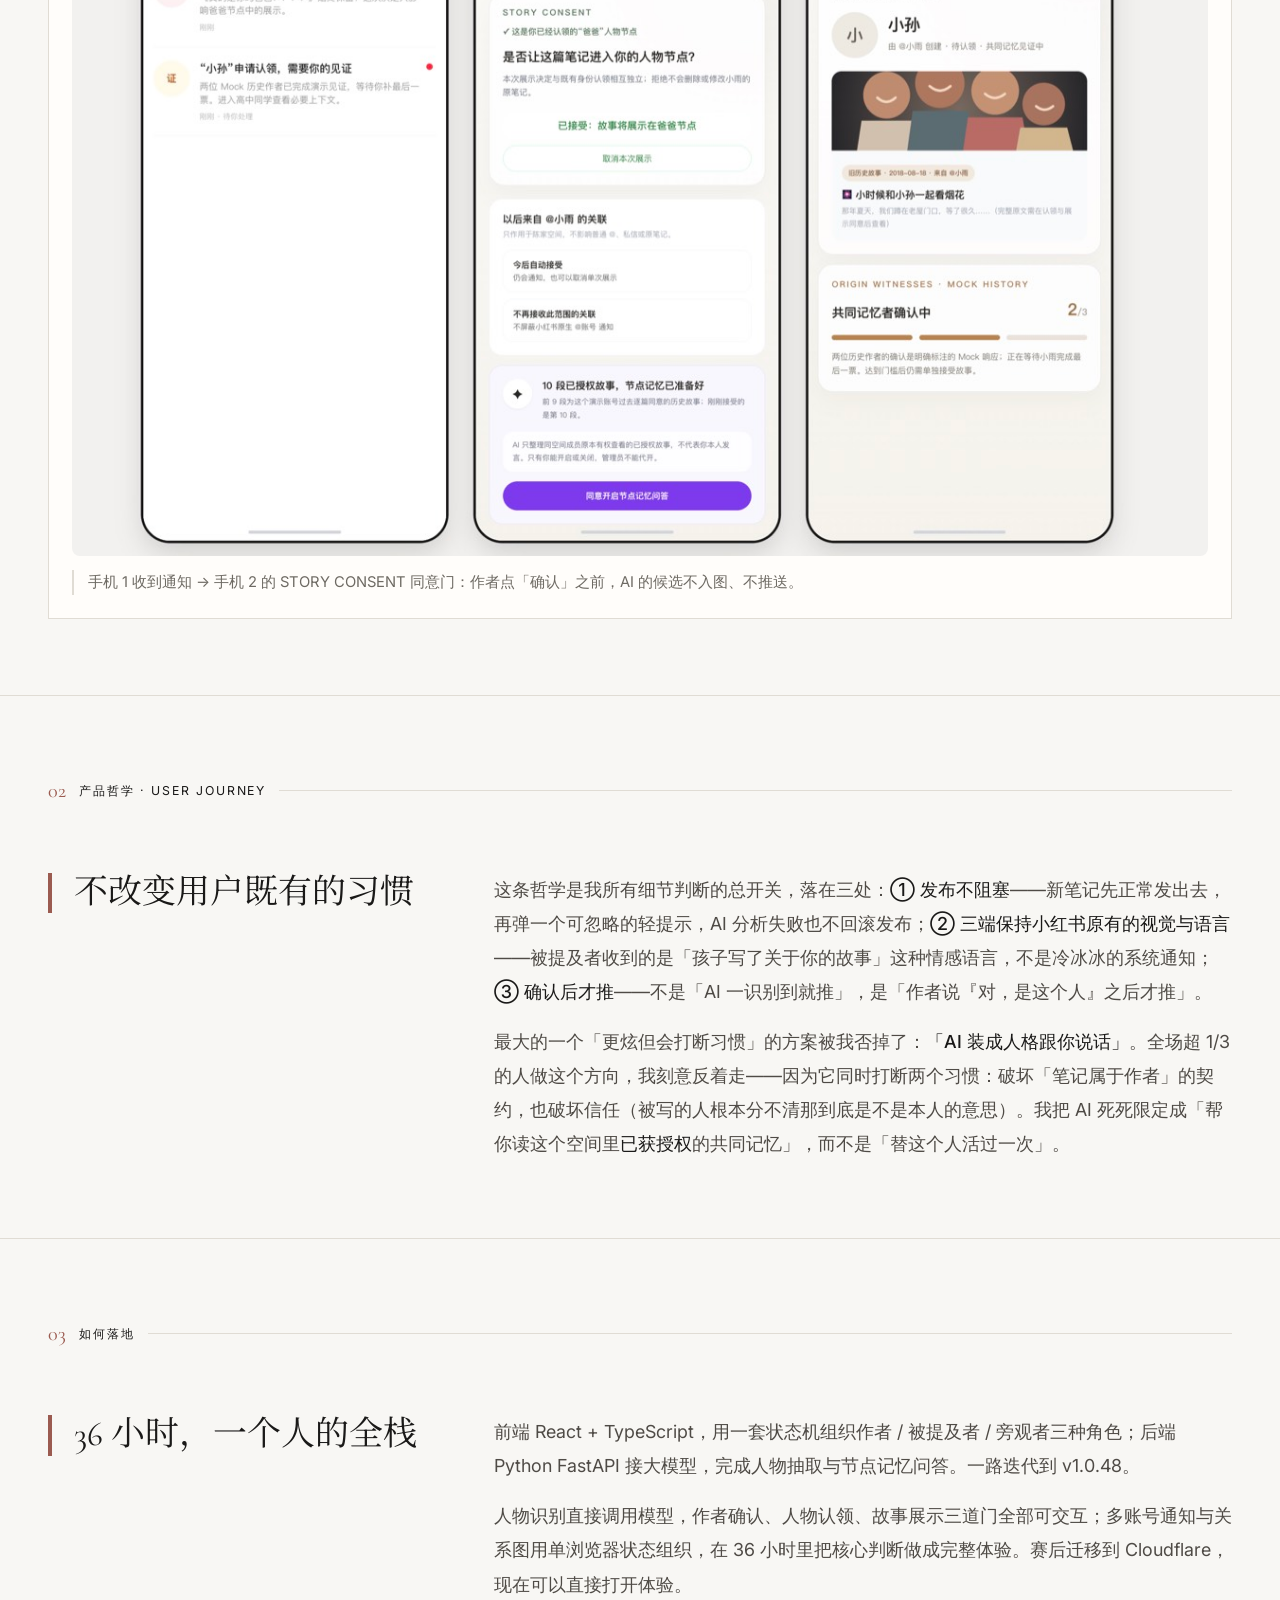
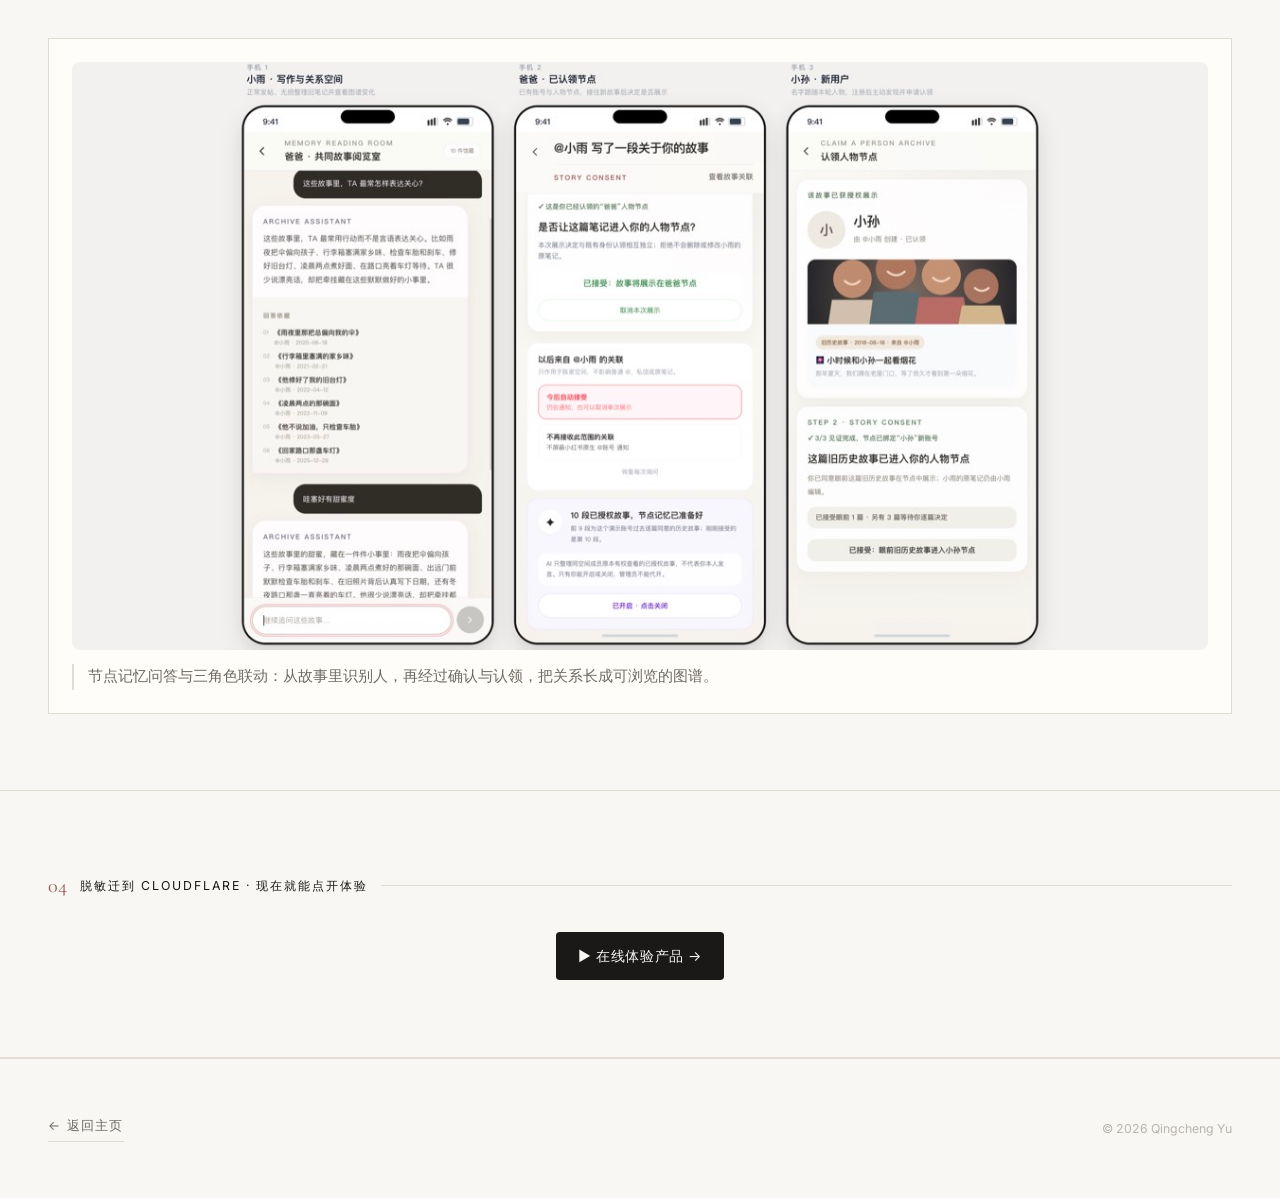
<file: projects/hackathon/index.html>
<!DOCTYPE html>
<html lang="zh">
<head>
  <meta charset="UTF-8" />
  <meta name="viewport" content="width=device-width, initial-scale=1.0" />
  <link rel="icon" href="/assets/favicon.svg" type="image/svg+xml" />
  <title>红书人物志 · 黑客松 · Qingcheng Yu</title>
  <link rel="preconnect" href="https://fonts.googleapis.com" />
  <link rel="preconnect" href="https://fonts.gstatic.com" crossorigin />
  <link href="https://fonts.googleapis.com/css2?family=Cormorant+Garamond:ital,wght@0,300;0,400;0,500;1,400&family=Inter:wght@400;500&family=Noto+Serif+SC:wght@300;400;500&display=swap" rel="stylesheet" />
  <style>
    *, *::before, *::after { box-sizing: border-box; margin: 0; padding: 0; }
    :root {
      --bg: #F8F7F4; --panel: #FFFDFA; --text: #1A1918; --muted: #6E6A63;
      --light: #B8B4AE; --border: #E0DCD4; --border-light: #EAE7E0;
      --serif: 'Cormorant Garamond', 'Noto Serif SC', 'Songti SC', Georgia, serif;
      --sans:  'Inter', -apple-system, 'PingFang SC', sans-serif;
      --ease: cubic-bezier(0.4, 0, 0.2, 1);
    }
    html { scroll-behavior: smooth; -webkit-text-size-adjust: 100%; }
    body { background: var(--bg); color: var(--text); font-family: var(--sans); font-weight: 400; line-height: 1.75; -webkit-font-smoothing: antialiased; -webkit-tap-highlight-color: transparent; }
    a { color: inherit; text-decoration: none; }
    ::selection { background: var(--text); color: var(--bg); }
    :focus-visible { outline: 2px solid var(--text); outline-offset: 2px; }
    .container { max-width: 1080px; margin: 0 auto; padding: 0 48px; }

    nav { position: fixed; top: 0; left: 0; right: 0; z-index: 200; height: 56px; background: rgba(248,247,244,0.88); backdrop-filter: blur(16px) saturate(160%); -webkit-backdrop-filter: blur(16px) saturate(160%); border-bottom: 1px solid var(--border-light); }
    .nav-inner { height: 100%; display: flex; align-items: center; justify-content: space-between; }
    .nav-back { font-size: 0.72rem; letter-spacing: 0.08em; text-transform: uppercase; color: var(--muted); transition: color 0.2s; }
    .nav-back:hover { color: var(--text); }
    #lang-btn { font-size: 0.72rem; letter-spacing: 0.08em; background: none; border: 1px solid var(--border); padding: 7px 15px; cursor: pointer; color: var(--muted); transition: all 0.2s; border-radius: 4px; }
    #lang-btn:hover { background: var(--text); color: var(--bg); border-color: var(--text); }

    /* HERO */
    .hero { padding: 140px 0 60px; border-bottom: 1px solid var(--border); }
    .hero-meta { font-size: 0.7rem; letter-spacing: 0.14em; text-transform: uppercase; color: var(--muted); margin-bottom: 26px; }
    .hero-title { font-family: var(--serif); font-size: clamp(3rem, 7vw, 5.6rem); font-weight: 300; line-height: 1.05; margin-bottom: 18px; letter-spacing: -0.01em; }
    .hero-sub { font-family: var(--serif); font-size: 1.35rem; font-style: normal; color: var(--muted); margin-bottom: 30px; }
    html[lang="en"] .hero-sub { font-style: italic; }
    .hero-tags { display: flex; flex-wrap: wrap; gap: 6px; }
    .tag { font-size: 0.64rem; letter-spacing: 0.08em; text-transform: uppercase; padding: 4px 10px; border: 1px solid var(--border); color: var(--muted); border-radius: 2px; }

    /* STATS */
    .stats { display: grid; grid-template-columns: repeat(3, 1fr); border-bottom: 1px solid var(--border); }
    .stat { padding: 44px 40px; border-right: 1px solid var(--border-light); }
    .stat:last-child { border-right: none; }
    .stat-num { font-family: var(--serif); font-size: 3rem; font-weight: 300; line-height: 1; margin-bottom: 10px; }
    .stat-label { font-size: 0.75rem; color: var(--muted); line-height: 1.6; }

    /* SECTIONS */
    section { padding: 76px 0; border-bottom: 1px solid var(--border); }
    .sec-label { font-size: 0.68rem; letter-spacing: 0.16em; text-transform: uppercase; color: var(--light); margin-bottom: 42px; padding-bottom: 16px; border-bottom: 1px solid var(--border-light); }
    .two-col { display: grid; grid-template-columns: 300px 1fr; gap: 72px; align-items: start; }
    .col-head { font-family: var(--serif); font-size: 1.85rem; font-weight: 400; line-height: 1.28; }
    .col-body { font-size: 0.9rem; color: #4E4A45; line-height: 1.95; }
    .col-body p + p { margin-top: 16px; }
    .col-body strong { color: var(--text); font-weight: 500; }

    /* PULL QUOTE */
    .pull { font-family: var(--serif); font-weight: 300; font-size: clamp(1.5rem, 3vw, 2.3rem); line-height: 1.4; color: var(--text); text-align: center; padding: 8px 0; max-width: 22ch; margin: 0 auto; }
    .pull .by { display: block; font-family: var(--sans); font-size: 0.72rem; letter-spacing: 0.08em; text-transform: uppercase; color: var(--light); margin-top: 20px; }

    /* THREE-IN-ONE */
    .trio { display: grid; grid-template-columns: repeat(3, 1fr); gap: 14px; margin-top: 26px; }
    .trio-item { padding: 22px 20px; background: var(--panel); border: 1px solid var(--border-light); border-radius: 8px; }
    .trio-item h4 { font-family: var(--serif); font-size: 1.15rem; font-weight: 500; margin-bottom: 8px; }
    .trio-item p { font-size: 0.82rem; color: var(--muted); line-height: 1.7; }

    /* POWER TABLE */
    .ptable { width: 100%; border-collapse: collapse; margin-top: 12px; }
    .ptable td { padding: 15px 16px; border-bottom: 1px solid var(--border-light); font-size: 0.875rem; vertical-align: top; }
    .ptable tr:last-child td { border-bottom: none; }
    .ptable td:first-child { color: #4E4A45; width: 62%; }
    .ptable td:last-child { font-family: var(--serif); font-size: 1.05rem; color: var(--text); font-weight: 500; text-align: right; }

    /* CALLOUT */
    .callout { border-left: 2px solid var(--text); padding: 4px 0 4px 24px; margin-top: 8px; }
    .callout .big { font-family: var(--serif); font-size: 1.35rem; line-height: 1.4; color: var(--text); margin-bottom: 12px; }
    .callout p { font-size: 0.875rem; color: #4E4A45; line-height: 1.9; }

    /* HONEST TAGS */
    .rm { display: inline-block; font-size: 0.62rem; letter-spacing: 0.05em; padding: 1px 7px; border-radius: 3px; vertical-align: middle; }
    .rm.real { background: #E8F0E9; color: #3C6B49; }
    .rm.mock { background: #F0ECE4; color: #8A6D3B; }

    /* ARTIFACT BAND (poster + maker, on a gallery "mat") */
    .artifact { background: var(--panel); border: 1px solid var(--border-light); border-radius: 12px; padding: 30px; display: grid; grid-template-columns: 0.74fr 1fr; gap: 26px; align-items: stretch; }
    .artifact .poster { display: flex; align-items: center; justify-content: center; }
    .artifact .poster img { max-width: 100%; max-height: 560px; width: auto; height: auto; display: block; border-radius: 6px; border: 1px solid var(--border-light); }
    .artifact .person img { width: 100%; height: 560px; object-fit: cover; object-position: center 18%; display: block; border-radius: 6px; border: 1px solid var(--border-light); }
    .artifact-cap { font-size: 0.68rem; color: var(--light); margin-top: 14px; letter-spacing: 0.04em; text-align: center; }

    /* INLINE FIGURE (product screenshot as evidence beside the argument) */
    figure.fig { margin: 36px 0 0; }
    figure.fig img { width: 100%; height: auto; display: block; border-radius: 8px; border: 1px solid var(--border-light); background: var(--panel); }
    figure.fig figcaption { font-size: 0.75rem; color: var(--muted); line-height: 1.65; margin-top: 14px; padding-left: 14px; border-left: 2px solid var(--border); }

    /* DEMO CTA */
    .demo-cta { display: inline-flex; align-items: center; gap: 8px; margin-top: 8px; padding: 12px 22px; background: var(--text); color: var(--bg); border-radius: 4px; font-size: 0.8rem; letter-spacing: 0.04em; transition: opacity .2s, transform .2s; }
    .demo-cta:hover { transform: translateY(-2px); }

    /* FOOTER */
    .page-footer { padding: 52px 0; }
    .footer-inner { display: flex; align-items: center; justify-content: space-between; }
    .footer-back { font-size: 0.72rem; letter-spacing: 0.1em; text-transform: uppercase; color: var(--muted); transition: color 0.2s; }
    .footer-back:hover { color: var(--text); }
    .footer-copy { font-size: 0.7rem; color: var(--light); }

    /* PAGE-LOAD REVEAL */
    .reveal { opacity: 0; transform: translateY(14px); animation: rise 0.7s var(--ease) forwards; }
    .hero .reveal:nth-child(1) { animation-delay: .05s; }
    .hero .reveal:nth-child(2) { animation-delay: .13s; }
    .hero .reveal:nth-child(3) { animation-delay: .21s; }
    .hero .reveal:nth-child(4) { animation-delay: .29s; }
    @keyframes rise { to { opacity: 1; transform: none; } }

    @media (max-width: 840px) {
      .container { padding: 0 24px; }
      .two-col { grid-template-columns: 1fr; gap: 22px; }
      .stats { grid-template-columns: 1fr; }
      .stat { border-right: none; border-bottom: 1px solid var(--border-light); padding: 32px 0; }
      .trio { grid-template-columns: 1fr; }
      .artifact { grid-template-columns: 1fr; gap: 18px; padding: 16px; }
      .artifact .poster img { max-height: 72vh; }
      .artifact .person img { height: auto; }
      .ptable td:last-child { font-size: 0.95rem; }
    }
    @media (prefers-reduced-motion: reduce) {
      *, *::before, *::after { animation-duration: .001ms !important; transition-duration: .001ms !important; }
      .reveal { opacity: 1; transform: none; }
    }
  </style>
  <link rel="stylesheet" href="/assets/site.css" />
  <link rel="stylesheet" href="/assets/chat-widget.css" />
</head>
<body class="project-page" data-exhibit="hackathon">

<nav>
  <div class="container nav-inner">
    <a href="/" class="nav-back">← <span data-i18n="back">作品集</span></a>
    <button id="lang-btn" onclick="toggleLang()" aria-label="Switch language">EN</button>
  </div>
</nav>

<!-- HERO -->
<div class="hero">
  <div class="container">
    <p class="hero-meta reveal" data-i18n="hero_meta">小红书首届全员黑客松 · 2026.07 · 36 小时封闭赛</p>
    <h1 class="hero-title reveal" data-i18n="hero_title">红书人物志</h1>
    <p class="hero-sub reveal" data-i18n="hero_sub">个人参赛 · 产品设计与全栈开发全部独立完成</p>
    <div class="hero-tags reveal">
      <span class="tag" data-i18n="tag_pd">产品设计</span>
      <span class="tag">User Journey</span>
      <span class="tag">React</span>
      <span class="tag">FastAPI</span>
      <span class="tag">LLM</span>
    </div>
  </div>
</div>

<!-- STATS -->
<div class="stats">
  <div class="stat"><div class="stat-num">36h</div><div class="stat-label" data-i18n="s1">封闭赛，一个人从概念做到上线</div></div>
  <div class="stat"><div class="stat-num">819</div><div class="stat-label" data-i18n="s2">人参赛（小红书首届全员黑客松）</div></div>
  <div class="stat"><div class="stat-num" data-i18n="s3n">前 200</div><div class="stat-label" data-i18n="s3">入选线下 Demo Day（约前 25%）</div></div>
</div>

<!-- ARTIFACT: 易拉宝 + 参赛者 -->
<section style="padding-top:60px;padding-bottom:60px">
  <div class="container">
    <div class="artifact">
      <div class="poster"><img src="img/banner.jpg" alt="易拉宝主视觉「你想把谁，写进来？」" loading="lazy" /></div>
      <div class="person"><img src="img/photo.jpg" alt="Demo Day 现场，独自参赛" loading="lazy" /></div>
    </div>
    <p class="artifact-cap" data-i18n="art_cap">易拉宝主视觉「你想把谁，写进来？」· 外滩老市府大楼 Demo Day 现场，独自参赛</p>
  </div>
</section>

<!-- 产品概念 -->
<section>
  <div class="container two-col">
    <h2 class="col-head" data-i18n="c1_head">用笔记，找到故事里的人</h2>
    <div class="col-body">
      <p data-i18n="c1_p1">小红书上早有大量写身边人的内容——「阿嬷的情书」、室友的故事、家庭回忆。但故事里被写到的那个人，没有一个结构化的归属入口。<strong>笔记会往下沉，人不该跟着一起沉。</strong></p>
      <p data-i18n="c1_p2">一句话定义：<strong>用户继续像原来一样写笔记；AI 在原文之外提出可能涉及的现实人物，作者确认后，才把故事整理进关系空间。</strong></p>
      <p data-i18n="c1_p3">差异化只有一句：不是先建关系网再往里填内容，而是<strong>从你已发布的真实笔记里，反向长出关系图谱</strong>。验证方法很硬——把 AI 撤掉，节点和关系边还在，还会随新故事增值。这是数据结构层的东西，不是一个 AI 玩具。</p>
    </div>
  </div>
</section>

<!-- PULL QUOTE -->
<section>
  <div class="container">
    <p class="pull" data-i18n="pq1">「你出现在了 @小雨 的一段重要回忆里。」<span class="by" data-i18n="pq1_by">被写到时收到的通知 · 全场情绪最高点</span></p>
  </div>
</section>

<!-- 核心判断:确权闸门 -->
<section>
  <div class="container">
    <p class="sec-label" data-i18n="c2_label">核心产品判断</p>
    <div class="two-col">
      <h2 class="col-head" data-i18n="c2_head">那道确权闸门</h2>
      <div class="col-body">
        <p data-i18n="c2_p1"><strong>AI 只提候选，确认前零副作用；作者的确认，是把「AI 的建议」转成「事实」的唯一开关。</strong>AI 抽出人物后不直接建图、不发通知——必须作者本人先确认「这篇写到了谁、映射哪个节点」。</p>
        <p data-i18n="c2_p2">为什么必须有这道门？因为<strong>「被写到」不等于「被定义」</strong>。没有它，AI 就能替用户决定「这篇写到了谁」并自动建档、发通知——这就从「我记录我和你的关系」滑向了「我借 AI 之手定义了你」。这是我给产品划的伦理红线。</p>
      </div>
    </div>
    <div class="trio">
      <div class="trio-item"><h4 data-i18n="g1_h">隐私授权</h4><p data-i18n="g1_p">确认前不建节点、不推送。否则 A 写室友 B 的私密回忆被自动挂到 B 名下、还推给了 B——直接击穿原笔记的可见范围。</p></div>
      <div class="trio-item"><h4 data-i18n="g2_h">模型幻觉</h4><p data-i18n="g2_p">AI 可能把一句修辞里的「隔壁老王」当真人。原始输出必须过服务端校验 + 作者确认，才能变成业务事实，杜绝幽灵节点。</p></div>
      <div class="trio-item"><h4 data-i18n="g3_h">同名消歧</h4><p data-i18n="g3_p">一篇里两个「小明」是不是同一人？作者一眼就知道，AI 不知道。合并错了，关系图谱就错、通知也发给错的人。</p></div>
    </div>
    <div class="col-body" style="margin-top:26px">
      <p data-i18n="c2_p3"><strong>一个机制，同时兜住三件本来要分开处理的事。</strong>我还留了「部分授权」的中间态——不是「同意 / 拒绝」二选一，而是「接受本次 / 拒绝本次 / 长期自动接受 / 不再接收」四层。原则写死进产品：<strong>自动接受省掉的是重复审核，不是知情权。</strong></p>
    </div>
    <figure class="fig">
      <img src="img/product1.jpg" alt="消息通知与故事同意门界面" loading="lazy" />
      <figcaption data-i18n="fig1_cap">手机 1 收到通知 → 手机 2 的 STORY CONSENT 同意门：作者点「确认」之前，AI 的候选不入图、不推送。</figcaption>
    </figure>
  </div>
</section>

<!-- 权力分配表 + 逝者红线 -->

<!-- user journey 哲学 -->
<section>
  <div class="container">
    <p class="sec-label" data-i18n="c4_label">产品哲学 · User Journey</p>
    <div class="two-col">
      <h2 class="col-head" data-i18n="c4_head">不改变用户既有的习惯</h2>
      <div class="col-body">
        <p data-i18n="c4_p1">这条哲学是我所有细节判断的总开关，落在三处：<strong>① 发布不阻塞</strong>——新笔记先正常发出去，再弹一个可忽略的轻提示，AI 分析失败也不回滚发布；<strong>② 三端保持小红书原有的视觉与语言</strong>——被提及者收到的是「孩子写了关于你的故事」这种情感语言，不是冷冰冰的系统通知；<strong>③ 确认后才推</strong>——不是「AI 一识别到就推」，是「作者说『对，是这个人』之后才推」。</p>
        <p data-i18n="c4_p2">最大的一个「更炫但会打断习惯」的方案被我否掉了：<strong>「AI 装成人格跟你说话」</strong>。全场超 1/3 的人做这个方向，我刻意反着走——因为它同时打断两个习惯：破坏「笔记属于作者」的契约，也破坏信任（被写的人根本分不清那到底是不是本人的意思）。我把 AI 死死限定成「帮你读这个空间里<strong>已获授权</strong>的共同记忆」，而不是「替这个人活过一次」。</p>
      </div>
    </div>
  </div>
</section>

<!-- 如何落地 -->
<section>
  <div class="container">
    <p class="sec-label" data-i18n="c5_label">如何落地</p>
    <div class="two-col">
      <h2 class="col-head" data-i18n="c5_head">36 小时，一个人的全栈</h2>
      <div class="col-body">
        <p data-i18n="c5_p1">前端 React + TypeScript，用一套状态机组织作者 / 被提及者 / 旁观者三种角色；后端 Python FastAPI 接大模型，完成人物抽取与节点记忆问答。一路迭代到 v1.0.48。</p>
        <p data-i18n="c5_p2">人物识别直接调用模型，作者确认、人物认领、故事展示三道门全部可交互；多账号通知与关系图用单浏览器状态组织，在 36 小时里把核心判断做成完整体验。赛后迁移到 Cloudflare，现在可以直接打开体验。</p>
      </div>
    </div>
    <figure class="fig">
      <img src="img/product3.jpg" alt="节点记忆问答与三端联动界面" loading="lazy" />
      <figcaption data-i18n="fig3_cap">节点记忆问答与三角色联动：从故事里识别人，再经过确认与认领，把关系长成可浏览的图谱。</figcaption>
    </figure>
  </div>
</section>

<!-- DEMO CTA -->
<section style="text-align:center">
  <div class="container">
    <p class="sec-label" style="border:none;padding:0;margin-bottom:20px" data-i18n="demo_label">脱敏迁到 Cloudflare · 现在就能点开体验</p>
    <a href="https://rednote-person-graph.pages.dev/" target="_blank" rel="noopener" class="demo-cta" data-i18n="demo_btn">▶ 在线体验产品 →</a>
  </div>
</section>

<div class="page-footer">
  <div class="container">
    <div class="footer-inner">
      <a href="/" class="footer-back" data-i18n="foot_back">← 返回主页</a>
      <span class="footer-copy">© 2026 Qingcheng Yu</span>
    </div>
  </div>
</div>

<script>
const T = {
  "zh": {
    "back": "作品集",
    "foot_back": "← 返回主页",
    "hero_meta": "小红书首届全员黑客松 · 2026.07 · 36 小时封闭赛",
    "hero_title": "红书人物志",
    "hero_sub": "个人参赛 · 产品设计与全栈开发全部独立完成",
    "tag_pd": "产品设计",
    "s1": "封闭赛，一个人从概念做到上线",
    "s2": "人参赛（小红书首届全员黑客松）",
    "s3n": "前 200",
    "s3": "入选线下 Demo Day（约前 25%）",
    "c1_head": "用笔记，找到故事里的人",
    "c1_p1": "小红书上早有大量写身边人的内容——「阿嬷的情书」、室友的故事、家庭回忆。但故事里被写到的那个人，没有一个结构化的归属入口。<strong>笔记会往下沉，人不该跟着一起沉。</strong>",
    "c1_p2": "一句话定义：<strong>用户继续像原来一样写笔记；AI 在原文之外提出可能涉及的现实人物，作者确认后，才把故事整理进关系空间。</strong>",
    "c1_p3": "差异化只有一句：不是先建关系网再往里填内容，而是<strong>从你已发布的真实笔记里，反向长出关系图谱</strong>。验证方法很硬——把 AI 撤掉，节点和关系边还在，还会随新故事增值。这是数据结构层的东西，不是一个 AI 玩具。",
    "pq1": "「你出现在了 @小雨 的一段重要回忆里。」<span class=\"by\">被写到时收到的通知 · 全场情绪最高点</span>",
    "pq1_by": "被写到时收到的通知 · 全场情绪最高点",
    "c2_label": "核心产品判断",
    "c2_head": "那道确权闸门",
    "c2_p1": "<strong>AI 只提候选，确认前零副作用；作者的确认，是把「AI 的建议」转成「事实」的唯一开关。</strong>AI 抽出人物后不直接建图、不发通知——必须作者本人先确认「这篇写到了谁、映射哪个节点」。",
    "c2_p2": "为什么必须有这道门？因为<strong>「被写到」不等于「被定义」</strong>。没有它，AI 就能替用户决定「这篇写到了谁」并自动建档、发通知——这就从「我记录我和你的关系」滑向了「我借 AI 之手定义了你」。这是我给产品划的伦理红线。",
    "g1_h": "隐私授权",
    "g1_p": "确认前不建节点、不推送。否则 A 写室友 B 的私密回忆被自动挂到 B 名下、还推给了 B——直接击穿原笔记的可见范围。",
    "g2_h": "模型幻觉",
    "g2_p": "AI 可能把一句修辞里的「隔壁老王」当真人。原始输出必须过服务端校验 + 作者确认，才能变成业务事实，杜绝幽灵节点。",
    "g3_h": "同名消歧",
    "g3_p": "一篇里两个「小明」是不是同一人？作者一眼就知道，AI 不知道。合并错了，关系图谱就错、通知也发给错的人。",
    "c2_p3": "<strong>一个机制，同时兜住三件本来要分开处理的事。</strong>我还留了「部分授权」的中间态——不是「同意 / 拒绝」二选一，而是「接受本次 / 拒绝本次 / 长期自动接受 / 不再接收」四层。原则写死进产品：<strong>自动接受省掉的是重复审核，不是知情权。</strong>",
    "c4_label": "产品哲学 · User Journey",
    "c4_head": "不改变用户既有的习惯",
    "c4_p1": "这条哲学是我所有细节判断的总开关，落在三处：<strong>① 发布不阻塞</strong>——新笔记先正常发出去，再弹一个可忽略的轻提示，AI 分析失败也不回滚发布；<strong>② 三端保持小红书原有的视觉与语言</strong>——被提及者收到的是「孩子写了关于你的故事」这种情感语言，不是冷冰冰的系统通知；<strong>③ 确认后才推</strong>——不是「AI 一识别到就推」，是「作者说『对，是这个人』之后才推」。",
    "c4_p2": "最大的一个「更炫但会打断习惯」的方案被我否掉了：<strong>「AI 装成人格跟你说话」</strong>。全场超 1/3 的人做这个方向，我刻意反着走——因为它同时打断两个习惯：破坏「笔记属于作者」的契约，也破坏信任（被写的人根本分不清那到底是不是本人的意思）。我把 AI 死死限定成「帮你读这个空间里<strong>已获授权</strong>的共同记忆」，而不是「替这个人活过一次」。",
    "c5_label": "如何落地",
    "c5_head": "36 小时，一个人的全栈",
    "c5_p1": "前端 React + TypeScript，用一套状态机组织作者 / 被提及者 / 旁观者三种角色；后端 Python FastAPI 接大模型，完成人物抽取与节点记忆问答。一路迭代到 v1.0.48。",
    "c5_p2": "人物识别直接调用模型，作者确认、人物认领、故事展示三道门全部可交互；多账号通知与关系图用单浏览器状态组织，在 36 小时里把核心判断做成完整体验。赛后迁移到 Cloudflare，现在可以直接打开体验。",
    "art_cap": "易拉宝主视觉「你想把谁，写进来？」· 外滩老市府大楼 Demo Day 现场，独自参赛",
    "fig1_cap": "手机 1 收到通知 → 手机 2 的 STORY CONSENT 同意门：作者点「确认」之前，AI 的候选不入图、不推送。",
    "fig3_cap": "节点记忆问答与三角色联动：从故事里识别人，再经过确认与认领，把关系长成可浏览的图谱。",
    "demo_label": "脱敏迁到 Cloudflare · 现在就能点开体验",
    "demo_btn": "▶ 在线体验产品 →"
  },
  "en": {
    "back": "Portfolio",
    "foot_back": "← Back to portfolio",
    "hero_meta": "Xiaohongshu's First Company-Wide Hackathon · Jul 2026 · 36-hour sprint",
    "hero_title": "Rednote Person Graph",
    "hero_sub": "Solo entrant · product design and full stack, end to end",
    "tag_pd": "Product Design",
    "s1": "closed-door sprint — concept to production, solo",
    "s2": "entrants in Xiaohongshu's first company-wide hackathon",
    "s3n": "Top 200",
    "s3": "advanced to the on-site Demo Day (top ~25%)",
    "c1_head": "Finding the people inside the stories",
    "c1_p1": "Xiaohongshu is full of posts about real people — a grandmother's letters, a roommate's story, family memories. But the person written about has no structured place to belong to. <strong>A post sinks down the feed; the person shouldn't sink with it.</strong>",
    "c1_p2": "One-line definition: <strong>users keep writing posts exactly as before; the AI proposes real people the post might involve, and only after the author confirms does the story get organized into a relationship space.</strong>",
    "c1_p3": "The differentiation, in one line: not build-a-network-then-fill-it, but <strong>grow a relationship graph in reverse, out of the real posts you've already published</strong>. The hard test: remove the AI, and the nodes and edges still stand — and keep growing with new stories. This lives at the data-structure layer, not as an AI toy.",
    "pq1": "\"You appeared in one of @Xiaoyu's important memories.\"<span class=\"by\">The notification a mentioned person receives · the room's emotional peak</span>",
    "pq1_by": "The notification a mentioned person receives · the room's emotional peak",
    "c2_label": "Core product judgment",
    "c2_head": "The consent gate",
    "c2_p1": "<strong>The AI only proposes candidates — zero side effects before confirmation; the author's confirmation is the single switch that turns an AI suggestion into a fact.</strong> After extraction, nothing is written to the graph and no one is notified until the author confirms who the post is about and which node it maps to.",
    "c2_p2": "Why must this gate exist? Because <strong>being written about is not the same as being defined</strong>. Without it, the AI decides who a post is about and auto-files + notifies them — sliding from \"I record our relationship\" to \"I define you, through the AI.\" That was my ethical red line for the product.",
    "g1_h": "Privacy consent",
    "g1_p": "No node, no push before confirmation. Otherwise A's private memory of roommate B is auto-attached to B and pushed to B — breaking the original post's visibility scope.",
    "g2_h": "Model hallucination",
    "g2_p": "The AI might treat a figure of speech as a real person. Raw output must pass server-side validation + author confirmation before it becomes a business fact — no ghost nodes.",
    "g3_h": "Name disambiguation",
    "g3_p": "Are the two \"Mings\" in one post the same person? The author knows instantly; the AI doesn't. Merge them wrong and the graph is wrong, and notifications reach the wrong person.",
    "c2_p3": "<strong>One mechanism handles three problems that would otherwise each need their own solution.</strong> I also kept a \"partial authorization\" middle state — not a binary accept/reject, but four levels: accept this one / reject this one / long-term auto-accept / stop receiving. The principle is baked into the product: <strong>auto-accept removes repeated review, never the right to know.</strong>",
    "c4_label": "Product philosophy · User Journey",
    "c4_head": "Don't change the user's existing habits",
    "c4_p1": "This philosophy is the master switch behind every detail, landing in three places: <strong>① Publishing never blocks</strong> — a new post goes out normally first, then a dismissible hint appears; AI failure never rolls back the publish. <strong>② The three screens keep Xiaohongshu's own visual language</strong> — a mentioned person gets \"your child wrote a story about you,\" warm, not a cold system alert. <strong>③ Push only after confirmation</strong> — not \"push the moment AI detects,\" but \"push after the author says 'yes, it's them.'\"",
    "c4_p2": "The flashiest habit-breaking option I rejected: <strong>\"an AI that talks in someone's persona.\"</strong> Over a third of the field went this way; I deliberately went the other. It breaks two habits at once — the contract that \"a post belongs to its author,\" and trust (the person written about can't tell whether it's really them talking). I confined the AI to \"help you read the <strong>authorized</strong> shared memories in this space,\" never \"live this person's life for them.\"",
    "c5_label": "How it was built",
    "c5_head": "A one-person full stack in 36 hours",
    "c5_p1": "React + TypeScript on the front, with one state machine organising three roles — author, mentioned person, and observer. Python FastAPI on the back connects the model for person extraction and node-memory Q&A. The prototype reached v1.0.48.",
    "c5_p2": "Person extraction calls the model directly; author confirmation, person claiming, and story display are all interactive. Multi-account notifications and the relationship graph are organised in a single-browser state model, enough to turn the core product judgment into a complete 36-hour experience. It was later moved to Cloudflare and remains directly explorable.",
    "art_cap": "Event banner \"Who would you write in?\" · Demo Day at the former Bund City Hall — entered solo",
    "fig1_cap": "Phone 1 gets the notification → Phone 2's STORY CONSENT gate: before the author taps \"confirm,\" the AI candidate is not graphed, not pushed.",
    "fig3_cap": "Node-memory Q&A and three-role interaction: identify a person from a story, confirm and claim them, then grow the relationship into a browsable graph.",
    "demo_label": "De-identified onto Cloudflare · open it and try it now",
    "demo_btn": "▶ Try it live →"
  }
};
let lang = 'zh';
try { const s = localStorage.getItem('site_lang'); if (s === 'en' || s === 'zh') lang = s; } catch (e) {}
function applyLang(l) {
  document.querySelectorAll('[data-i18n]').forEach(el => { const v = T[l][el.dataset.i18n]; if (v !== undefined) el.innerHTML = v; });
  document.getElementById('lang-btn').textContent = l === 'zh' ? 'EN' : '中文';
  document.documentElement.lang = l === 'zh' ? 'zh-CN' : 'en';
  try { localStorage.setItem('site_lang', l); } catch (e) {}
}
function toggleLang() { lang = (document.documentElement.lang === 'en' ? 'zh' : 'en'); applyLang(lang); }
applyLang(lang);
</script>
<script src="/assets/chat-widget.js"></script>
</body>
</html>
</file>
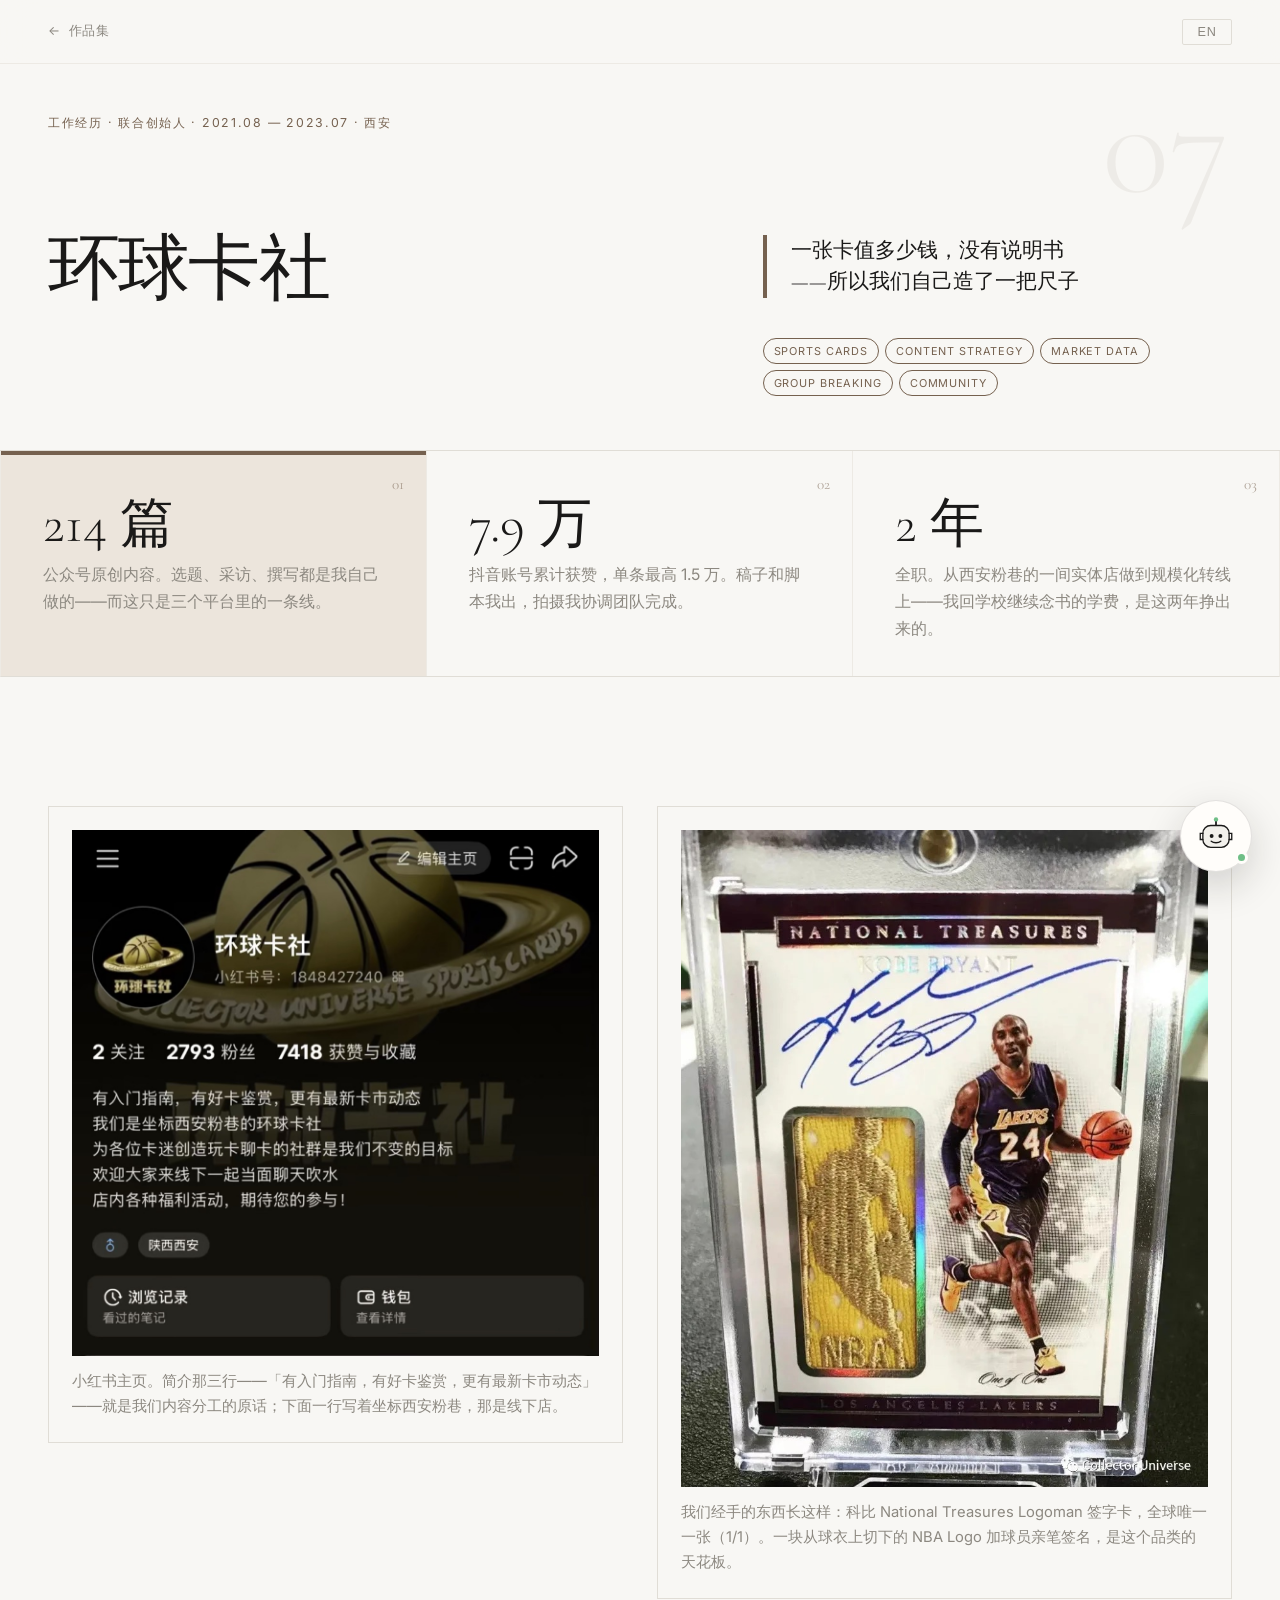
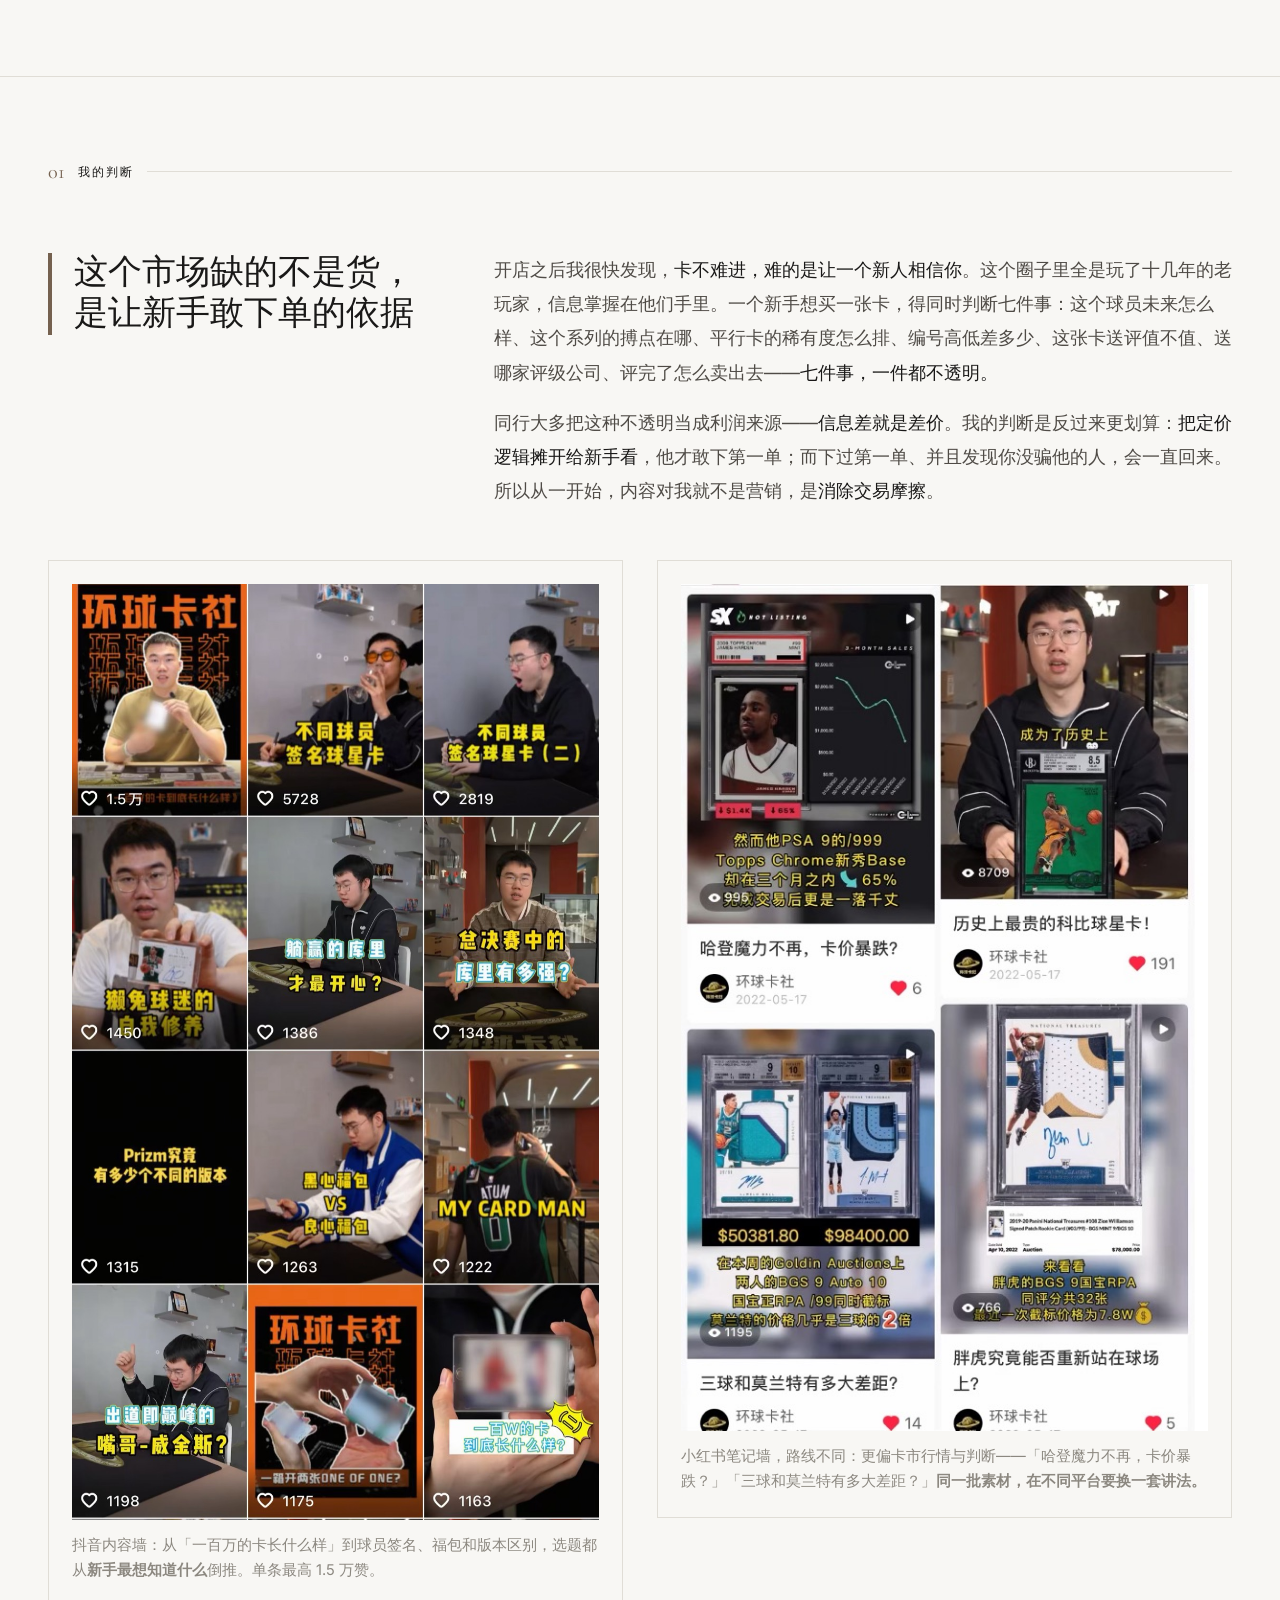
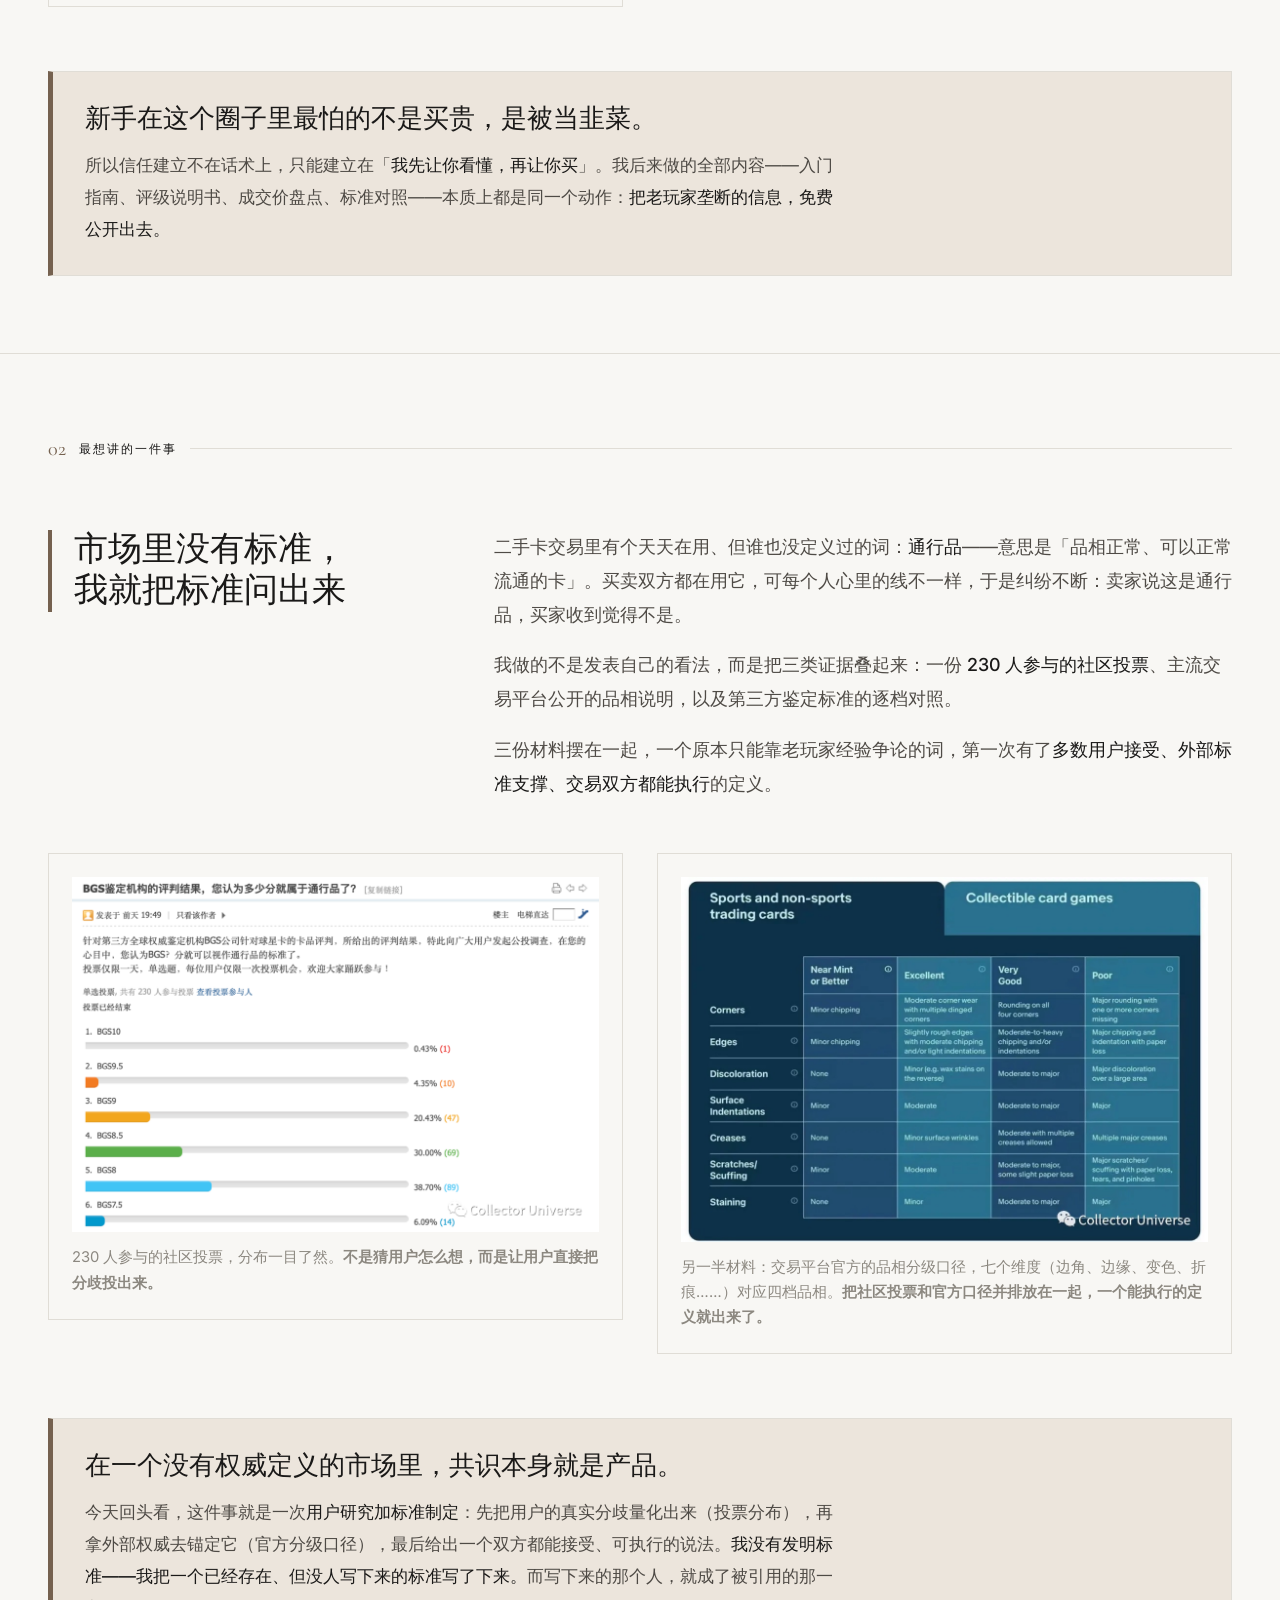
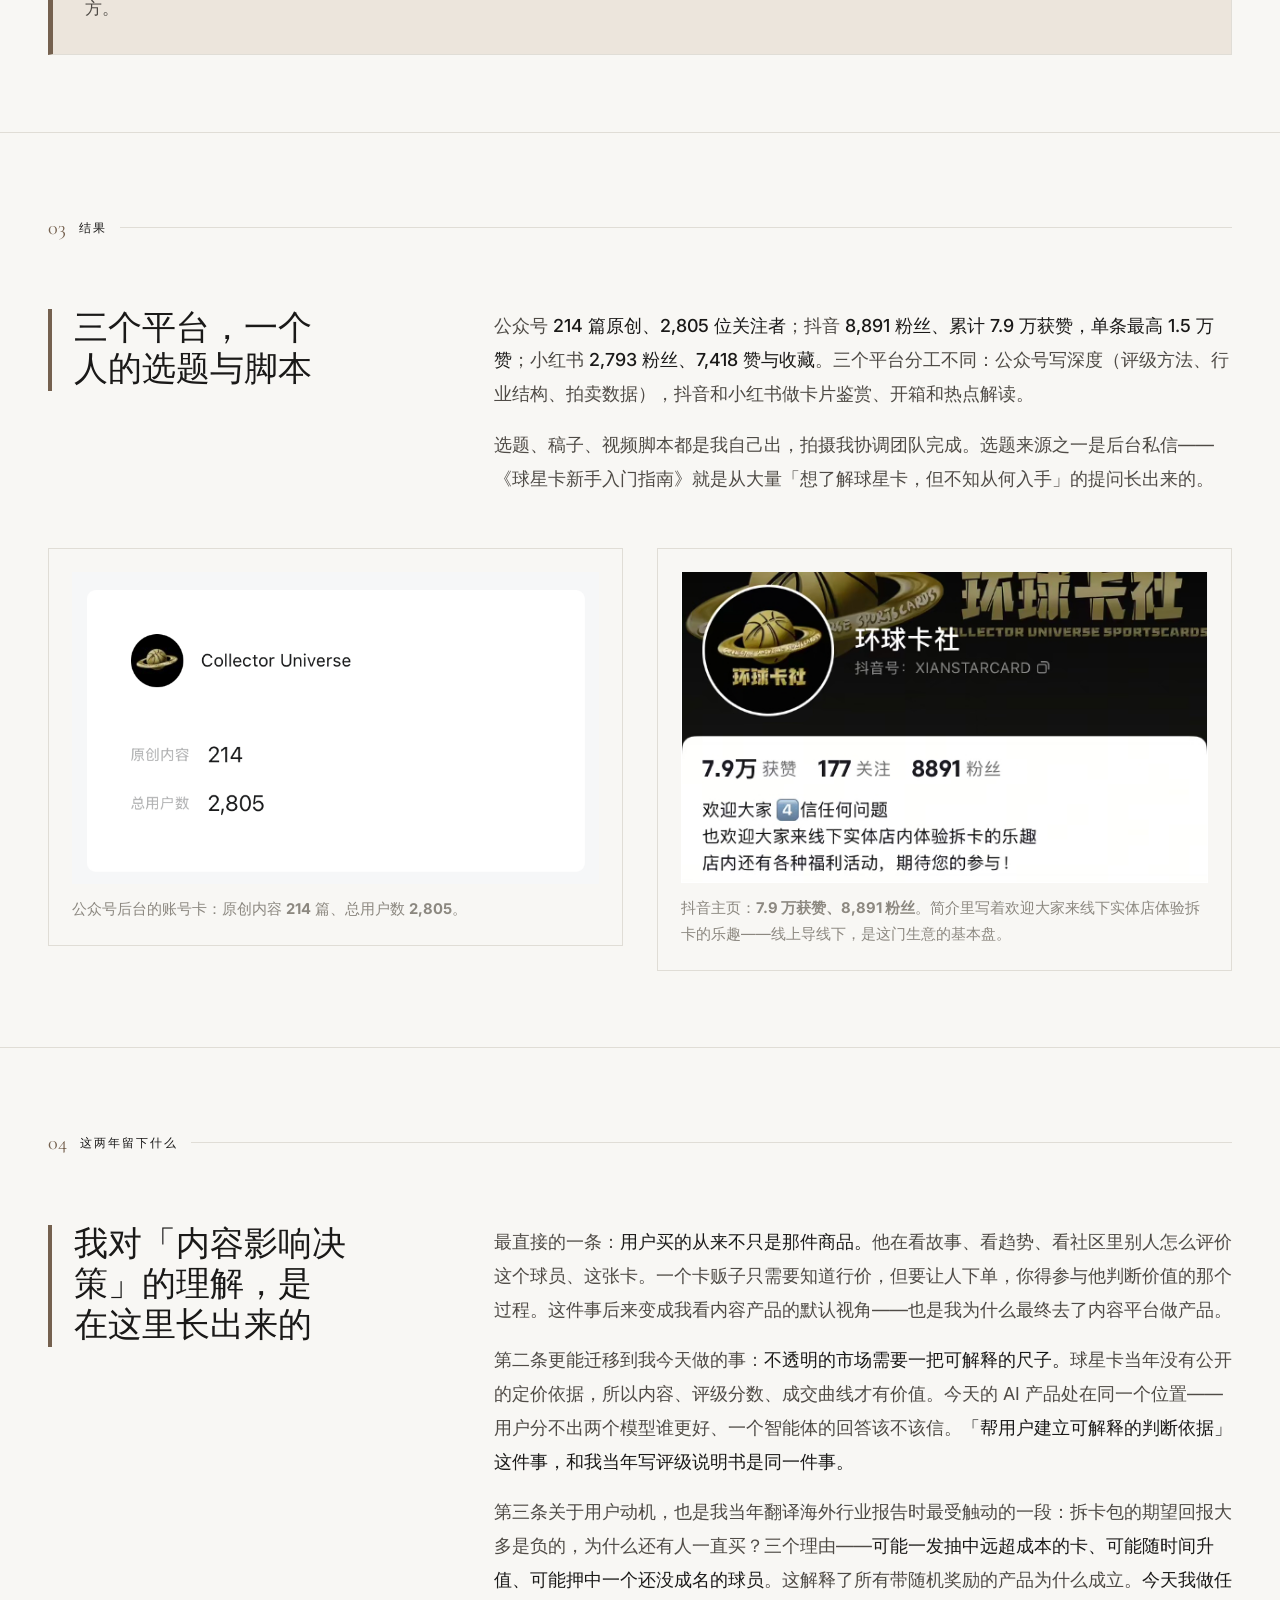
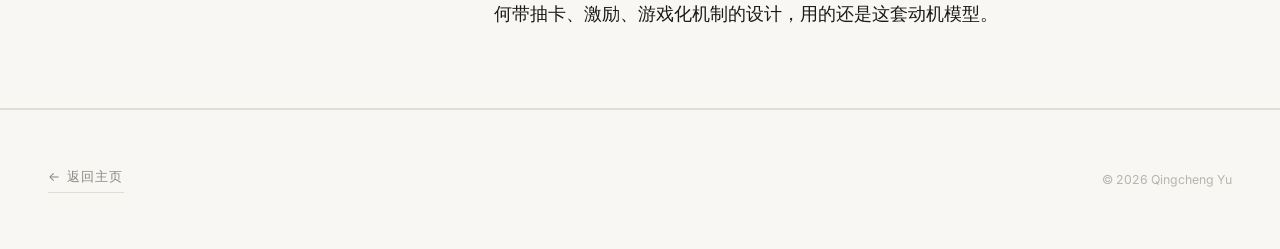
<file: projects/hqks/index.html>
<!DOCTYPE html>
<html lang="zh">
<head>
  <meta charset="UTF-8" />
  <meta name="viewport" content="width=device-width, initial-scale=1.0" />
  <link rel="icon" href="/assets/favicon.svg" type="image/svg+xml" />
  <title>环球卡社 · Qingcheng Yu</title>
  <link rel="preconnect" href="https://fonts.googleapis.com" />
  <link rel="preconnect" href="https://fonts.gstatic.com" crossorigin />
  <link href="https://fonts.googleapis.com/css2?family=Cormorant+Garamond:ital,wght@0,300;0,400;0,600;1,300;1,400&family=Inter:wght@300;400;500&display=swap" rel="stylesheet" />
  <style>
    *, *::before, *::after { box-sizing: border-box; margin: 0; padding: 0; }
    :root {
      --bg: #F8F7F4; --text: #1A1918; --muted: #8C8880;
      --light: #B8B4AE; --border: #E0DDD6; --border-light: #EDEAE4;
      --serif: 'Cormorant Garamond', 'Noto Serif SC', Georgia, serif;
      --sans:  'Inter', -apple-system, 'PingFang SC', sans-serif;
      --ease: cubic-bezier(0.4, 0, 0.2, 1);
    }
    html { scroll-behavior: smooth; }
    body { background: var(--bg); color: var(--text); font-family: var(--sans); font-weight: 400; line-height: 1.75; -webkit-font-smoothing: antialiased; }
    a { color: inherit; text-decoration: none; }
    .container { max-width: 1080px; margin: 0 auto; padding: 0 48px; }

    /* NAV */
    nav { position: fixed; top: 0; left: 0; right: 0; z-index: 200; height: 64px; background: rgba(248,247,244,0.92); backdrop-filter: blur(16px); border-bottom: 1px solid var(--border-light); }
    .nav-inner { height: 100%; display: flex; align-items: center; justify-content: space-between; }
    .nav-back { font-size: 0.72rem; letter-spacing: 0.08em; text-transform: uppercase; color: var(--muted); display: flex; align-items: center; gap: 8px; transition: color 0.2s; }
    .nav-back:hover { color: var(--text); }
    #lang-btn { font-size: 0.72rem; letter-spacing: 0.08em; background: none; border: 1px solid var(--border); padding: 5px 14px; cursor: pointer; color: var(--muted); transition: all 0.2s; border-radius: 2px; }
    #lang-btn:hover { background: var(--text); color: var(--bg); border-color: var(--text); }

    /* HERO */
    .hero { padding: 140px 0 80px; border-bottom: 1px solid var(--border); }
    .hero-meta { font-size: 0.7rem; letter-spacing: 0.14em; text-transform: uppercase; color: var(--light); margin-bottom: 28px; }
    .hero-title { font-family: var(--serif); font-size: clamp(3rem, 7vw, 6rem); font-weight: 300; line-height: 1.05; margin-bottom: 20px; }
    .hero-sub { font-family: var(--serif); font-size: 1.4rem; font-style: italic; color: var(--muted); margin-bottom: 40px; }
    .hero-tags { display: flex; flex-wrap: wrap; gap: 6px; }
    .tag { font-size: 0.65rem; letter-spacing: 0.08em; text-transform: uppercase; padding: 4px 10px; border: 1px solid var(--border); color: var(--muted); border-radius: 2px; }

    /* STATS */
    .stats { display: grid; grid-template-columns: repeat(3, 1fr); border-bottom: 1px solid var(--border); }
    .stat { padding: 52px 40px; border-right: 1px solid var(--border-light); }
    .stat:last-child { border-right: none; }
    .stat-num { font-family: var(--serif); font-size: 3.2rem; font-weight: 300; line-height: 1; margin-bottom: 10px; }
    .stat-label { font-size: 0.75rem; color: var(--muted); line-height: 1.6; }

    /* CONTENT */
    section { padding: 80px 0; border-bottom: 1px solid var(--border); }
    .sec-label { font-size: 0.68rem; letter-spacing: 0.16em; text-transform: uppercase; color: var(--light); margin-bottom: 48px; padding-bottom: 16px; border-bottom: 1px solid var(--border-light); }
    .two-col { display: grid; grid-template-columns: 300px 1fr; gap: 80px; align-items: start; }
    .col-head { font-family: var(--serif); font-size: 1.8rem; font-weight: 300; line-height: 1.3; }
    .col-body { font-size: 0.88rem; color: #635F5A; line-height: 1.9; }
    .col-body p + p { margin-top: 16px; }
    .col-body strong { color: var(--text); font-weight: 500; }

    /* CALLOUT */
    .callout { border-left: 2px solid var(--text); padding: 4px 0 4px 24px; margin-top: 40px; }
    .callout .big { font-family: var(--serif); font-size: 1.3rem; line-height: 1.45; color: var(--text); margin-bottom: 12px; }
    .callout p { font-size: 0.85rem; color: #4E4A45; line-height: 1.9; }
    .callout strong { color: var(--text); font-weight: 500; }
    .quote { border-left: 2px solid var(--border); padding-left: 22px; margin-top: 28px; font-family: var(--serif); font-size: 1.08rem; font-style: italic; color: #4E4A45; line-height: 1.7; }

    /* FIGURE */
    .fig { margin-top: 52px; }
    .fig img { width: 100%; display: block; border: 1px solid var(--border-light); background: #fff; }
    .fig figcaption { margin-top: 14px; font-size: 0.76rem; color: var(--muted); line-height: 1.75; }
    .fig.narrow { max-width: 460px; }
    .fig-2 { margin-top: 52px; display: grid; grid-template-columns: repeat(2, 1fr); gap: 34px; align-items: start; }
    .fig-2 figure { margin: 0; }
    .fig-2 img { width: 100%; display: block; border: 1px solid var(--border-light); background: #fff; }
    .fig-2 figcaption { margin-top: 13px; font-size: 0.75rem; color: var(--muted); line-height: 1.7; }

    /* ROUNDS */
    .rounds { margin-top: 44px; border-top: 1px solid var(--border-light); }
    .round { display: grid; grid-template-columns: 52px 1fr 1fr; gap: 34px; padding: 24px 0; border-bottom: 1px solid var(--border-light); align-items: start; }
    .round-n { font-family: var(--serif); font-size: 1.7rem; font-weight: 300; color: var(--light); line-height: 0.9; }
    .round-did { font-size: 0.84rem; color: var(--text); line-height: 1.8; }
    .round-did strong { font-weight: 500; }
    .round-got { font-size: 0.84rem; color: #706C67; line-height: 1.8; }
    .round-got strong { color: var(--text); font-weight: 500; }

    /* BOUNDS */
    .bounds { margin-top: 44px; display: grid; grid-template-columns: repeat(2, 1fr); gap: 1px; background: var(--border-light); border: 1px solid var(--border-light); }
    .bound { background: var(--bg); padding: 26px 30px; }
    .bound-k { font-size: 0.66rem; letter-spacing: 0.12em; text-transform: uppercase; color: var(--light); margin-bottom: 10px; }
    .bound-v { font-size: 0.83rem; color: #635F5A; line-height: 1.85; }
    .bound-v strong { color: var(--text); font-weight: 500; }

    /* FOOTER */
    .page-footer { padding: 56px 0; }
    .footer-inner { display: flex; align-items: center; justify-content: space-between; }
    .footer-back { font-size: 0.72rem; letter-spacing: 0.1em; text-transform: uppercase; color: var(--muted); display: flex; align-items: center; gap: 8px; transition: color 0.2s; }
    .footer-back:hover { color: var(--text); }
    .footer-copy { font-size: 0.7rem; color: var(--light); }

    @media (max-width: 840px) {
      .container { padding: 0 24px; }
      .two-col, .stats, .bounds, .fig-2 { grid-template-columns: 1fr; }
      .fig-2 { gap: 30px; }
      .fig.narrow { max-width: 100%; }
      .stat { border-right: none; border-bottom: 1px solid var(--border-light); padding: 36px 0; }
      .round { grid-template-columns: 1fr; gap: 8px; }
      .round-n { font-size: 1.2rem; }
      section { padding: 60px 0; }
    }
    ::selection { background: var(--text); color: var(--bg); }
  </style>
  <link rel="stylesheet" href="/assets/site.css" />
  <link rel="stylesheet" href="/assets/chat-widget.css" />
</head>
<body class="project-page" data-exhibit="hqks">

<nav>
  <div class="container nav-inner">
    <a href="/" class="nav-back">← <span data-i18n="back">作品集</span></a>
    <button id="lang-btn" onclick="toggleLang()">EN</button>
  </div>
</nav>

<div class="hero">
  <div class="container">
    <p class="hero-meta" data-i18n="hero_meta"></p>
    <h1 class="hero-title" data-i18n="hero_title"></h1>
    <p class="hero-sub" data-i18n="hero_sub"></p>
    <div class="hero-tags">
      <span class="tag">Sports Cards</span>
      <span class="tag">Content Strategy</span>
      <span class="tag">Market Data</span>
      <span class="tag">Group Breaking</span>
      <span class="tag">Community</span>
    </div>
  </div>
</div>

<div class="stats">
  <div class="stat"><div class="stat-num" data-i18n="s1n"></div><div class="stat-label" data-i18n="s1"></div></div>
  <div class="stat"><div class="stat-num" data-i18n="s2n"></div><div class="stat-label" data-i18n="s2"></div></div>
  <div class="stat"><div class="stat-num" data-i18n="s3n"></div><div class="stat-label" data-i18n="s3"></div></div>
</div>

<!-- ① 这门生意 -->
<section>
  <div class="container">
    <div class="fig-2">
      <figure>
        <img src="img/xhs-profile.jpg" alt="环球卡社小红书主页：2793 粉丝、7418 赞与收藏，简介写明入门指南、好卡鉴赏与卡市动态" loading="lazy" />
        <figcaption data-i18n="fig1a_cap"></figcaption>
      </figure>
      <figure>
        <img src="img/kobe-logoman.jpg" alt="科比 National Treasures Logoman 签字卡 1/1 实卡上手照" loading="lazy" />
        <figcaption data-i18n="fig1b_cap"></figcaption>
      </figure>
    </div>
  </div>
</section>

<!-- ② 我的判断 -->
<section>
  <div class="container">
    <p class="sec-label" data-i18n="sec2_label"></p>
    <div class="two-col">
      <h2 class="col-head" data-i18n="sec2_head"></h2>
      <div class="col-body">
        <p data-i18n="sec2_p1"></p>
        <p data-i18n="sec2_p2"></p>
      </div>
    </div>
    <div class="fig-2">
      <figure>
        <img src="img/douyin-grid.jpg" alt="环球卡社抖音内容墙：球星卡知识、市场判断与开箱内容" loading="lazy" />
        <figcaption data-i18n="fig2_cap"></figcaption>
      </figure>
      <figure>
        <img src="img/xhs-notes.jpg" alt="环球卡社小红书内容墙：卡市行情与卡片鉴赏笔记" loading="lazy" />
        <figcaption data-i18n="fig7b_cap"></figcaption>
      </figure>
    </div>
    <div class="callout">
      <p class="big" data-i18n="sec2_co_big"></p>
      <p data-i18n="sec2_co_p"></p>
    </div>
  </div>
</section>

<!-- ③ 内容四层 -->

<!-- ④ 造标准 -->
<section>
  <div class="container">
    <p class="sec-label" data-i18n="sec4_label"></p>
    <div class="two-col">
      <h2 class="col-head" data-i18n="sec4_head"></h2>
      <div class="col-body">
        <p data-i18n="sec4_p1"></p>
        <p data-i18n="sec4_p2"></p>
        <p data-i18n="sec4_p3"></p>
      </div>
    </div>
    <div class="fig-2">
      <figure>
        <img src="img/poll-standard.png" alt="国内交易平台上关于通行品定义的公投结果：230 人参与" loading="lazy" />
        <figcaption data-i18n="fig4a_cap"></figcaption>
      </figure>
      <figure>
        <img src="img/grade-scale.jpg" alt="卡片品相分级对照表：七个维度对应四档品相" loading="lazy" />
        <figcaption data-i18n="fig4b_cap"></figcaption>
      </figure>
    </div>
    <div class="callout">
      <p class="big" data-i18n="sec4_co_big"></p>
      <p data-i18n="sec4_co_p"></p>
    </div>
  </div>
</section>

<!-- ⑤ 价格推演 -->

<!-- ⑥ 结果 -->
<section>
  <div class="container">
    <p class="sec-label" data-i18n="sec6_label"></p>
    <div class="two-col">
      <h2 class="col-head" data-i18n="sec6_head"></h2>
      <div class="col-body">
        <p data-i18n="sec6_p1"></p>
        <p data-i18n="sec6_p2"></p>
      </div>
    </div>
    <div class="fig-2">
      <figure>
        <img src="img/wechat-account.png" alt="公众号后台账号卡：原创内容 214 篇、总用户数 2805" loading="lazy" />
        <figcaption data-i18n="fig6a_cap"></figcaption>
      </figure>
      <figure>
        <img src="img/douyin-profile.png" alt="环球卡社抖音主页：7.9 万获赞、8891 粉丝" loading="lazy" />
        <figcaption data-i18n="fig6b_cap"></figcaption>
      </figure>
    </div>
  </div>
</section>

<!-- 2023 年经营交接与返校原因在教育页统一交代，避免两页重复。 -->

<!-- ⑨ 迁移 -->
<section>
  <div class="container">
    <p class="sec-label" data-i18n="sec9_label"></p>
    <div class="two-col">
      <h2 class="col-head" data-i18n="sec9_head"></h2>
      <div class="col-body">
        <p data-i18n="sec9_p1"></p>
        <p data-i18n="sec9_p2"></p>
        <p data-i18n="sec9_p3"></p>
      </div>
    </div>
  </div>
</section>

<div class="page-footer">
  <div class="container">
    <div class="footer-inner">
      <a href="/" class="footer-back" data-i18n="foot_back">← 返回主页</a>
      <span class="footer-copy">© 2026 Qingcheng Yu</span>
    </div>
  </div>
</div>

<script>
const T = {
  "zh": {
    "back": "作品集",
    "foot_back": "← 返回主页",
    "hero_meta": "工作经历 · 联合创始人 · 2021.08 — 2023.07 · 西安",
    "hero_title": "环球卡社",
    "hero_sub": "一张卡值多少钱，没有说明书——所以我们自己造了一把尺子",
    "s1n": "214 篇",
    "s1": "公众号原创内容。选题、采访、撰写都是我自己做的——而这只是三个平台里的一条线。",
    "s2n": "7.9 万",
    "s2": "抖音账号累计获赞，单条最高 1.5 万。稿子和脚本我出，拍摄我协调团队完成。",
    "s3n": "2 年",
    "s3": "全职。从西安粉巷的一间实体店做到规模化转线上——我回学校继续念书的学费，是这两年挣出来的。",
    "fig1a_cap": "小红书主页。简介那三行——「有入门指南，有好卡鉴赏，更有最新卡市动态」——就是我们内容分工的原话；下面一行写着坐标西安粉巷，那是线下店。",
    "fig1b_cap": "我们经手的东西长这样：科比 National Treasures Logoman 签字卡，全球唯一一张（1/1）。一块从球衣上切下的 NBA Logo 加球员亲笔签名，是这个品类的天花板。",
    "sec2_label": "我的判断",
    "sec2_head": "这个市场缺的不是货，是让新手敢下单的依据",
    "sec2_p1": "开店之后我很快发现，<strong>卡不难进，难的是让一个新人相信你</strong>。这个圈子里全是玩了十几年的老玩家，信息掌握在他们手里。一个新手想买一张卡，得同时判断七件事：这个球员未来怎么样、这个系列的搏点在哪、平行卡的稀有度怎么排、编号高低差多少、这张卡送评值不值、送哪家评级公司、评完了怎么卖出去——<strong>七件事，一件都不透明。</strong>",
    "sec2_p2": "同行大多把这种不透明当成利润来源——<strong>信息差就是差价</strong>。我的判断是反过来更划算：<strong>把定价逻辑摊开给新手看</strong>，他才敢下第一单；而下过第一单、并且发现你没骗他的人，会一直回来。所以从一开始，内容对我就不是营销，是<strong>消除交易摩擦</strong>。",
    "fig2_cap": "抖音内容墙：从「一百万的卡长什么样」到球员签名、福包和版本区别，选题都从<strong>新手最想知道什么</strong>倒推。单条最高 1.5 万赞。",
    "sec2_co_big": "新手在这个圈子里最怕的不是买贵，是被当韭菜。",
    "sec2_co_p": "所以信任建立不在话术上，只能建立在「<strong>我先让你看懂，再让你买</strong>」。我后来做的全部内容——入门指南、评级说明书、成交价盘点、标准对照——本质上都是同一个动作：<strong>把老玩家垄断的信息，免费公开出去。</strong>",
    "sec4_label": "最想讲的一件事",
    "sec4_head": "市场里没有标准，我就把标准问出来",
    "sec4_p1": "二手卡交易里有个天天在用、但谁也没定义过的词：<strong>通行品</strong>——意思是「品相正常、可以正常流通的卡」。买卖双方都在用它，可每个人心里的线不一样，于是纠纷不断：卖家说这是通行品，买家收到觉得不是。",
    "sec4_p2": "我做的不是发表自己的看法，而是把三类证据叠起来：一份 <strong>230 人参与的社区投票</strong>、主流交易平台公开的品相说明，以及第三方鉴定标准的逐档对照。",
    "sec4_p3": "三份材料摆在一起，一个原本只能靠老玩家经验争论的词，第一次有了<strong>多数用户接受、外部标准支撑、交易双方都能执行</strong>的定义。",
    "fig4a_cap": "230 人参与的社区投票，分布一目了然。<strong>不是猜用户怎么想，而是让用户直接把分歧投出来。</strong>",
    "fig4b_cap": "另一半材料：交易平台官方的品相分级口径，七个维度（边角、边缘、变色、折痕……）对应四档品相。<strong>把社区投票和官方口径并排放在一起，一个能执行的定义就出来了。</strong>",
    "sec4_co_big": "在一个没有权威定义的市场里，共识本身就是产品。",
    "sec4_co_p": "今天回头看，这件事就是一次<strong>用户研究加标准制定</strong>：先把用户的真实分歧量化出来（投票分布），再拿外部权威去锚定它（官方分级口径），最后给出一个双方都能接受、可执行的说法。<strong>我没有发明标准——我把一个已经存在、但没人写下来的标准写了下来。</strong>而写下来的那个人，就成了被引用的那一方。",
    "sec6_label": "结果",
    "sec6_head": "三个平台，一个人的选题与脚本",
    "sec6_p1": "公众号 <strong>214 篇原创、2,805 位关注者</strong>；抖音 <strong>8,891 粉丝、累计 7.9 万获赞，单条最高 1.5 万赞</strong>；小红书 <strong>2,793 粉丝、7,418 赞与收藏</strong>。三个平台分工不同：公众号写深度（评级方法、行业结构、拍卖数据），抖音和小红书做卡片鉴赏、开箱和热点解读。",
    "sec6_p2": "选题、稿子、视频脚本都是我自己出，拍摄我协调团队完成。选题来源之一是后台私信——《球星卡新手入门指南》就是从大量「想了解球星卡，但不知从何入手」的提问长出来的。",
    "fig6a_cap": "公众号后台的账号卡：原创内容 <strong>214</strong> 篇、总用户数 <strong>2,805</strong>。",
    "fig6b_cap": "抖音主页：<strong>7.9 万获赞、8,891 粉丝</strong>。简介里写着欢迎大家来线下实体店体验拆卡的乐趣——线上导线下，是这门生意的基本盘。",
    "fig7b_cap": "小红书笔记墙，路线不同：更偏卡市行情与判断——「哈登魔力不再，卡价暴跌？」「三球和莫兰特有多大差距？」<strong>同一批素材，在不同平台要换一套讲法。</strong>",
    "sec9_label": "这两年留下什么",
    "sec9_head": "我对「内容影响决策」的理解，是在这里长出来的",
    "sec9_p1": "最直接的一条：<strong>用户买的从来不只是那件商品。</strong>他在看故事、看趋势、看社区里别人怎么评价这个球员、这张卡。一个卡贩子只需要知道行价，但要让人下单，你得参与他判断价值的那个过程。这件事后来变成我看内容产品的默认视角——也是我为什么最终去了内容平台做产品。",
    "sec9_p2": "第二条更能迁移到我今天做的事：<strong>不透明的市场需要一把可解释的尺子。</strong>球星卡当年没有公开的定价依据，所以内容、评级分数、成交曲线才有价值。今天的 AI 产品处在同一个位置——用户分不出两个模型谁更好、一个智能体的回答该不该信。<strong>「帮用户建立可解释的判断依据」这件事，和我当年写评级说明书是同一件事。</strong>",
    "sec9_p3": "第三条关于用户动机，也是我当年翻译海外行业报告时最受触动的一段：拆卡包的期望回报大多是负的，为什么还有人一直买？三个理由——<strong>可能一发抽中远超成本的卡、可能随时间升值、可能押中一个还没成名的球员</strong>。这解释了所有带随机奖励的产品为什么成立。<strong>今天我做任何带抽卡、激励、游戏化机制的设计，用的还是这套动机模型。</strong>"
  },
  "en": {
    "back": "Portfolio",
    "foot_back": "← Back to portfolio",
    "hero_meta": "Work experience · Co-founder · Aug 2021 — Jul 2023 · Xi'an, China",
    "hero_title": "Collector Universe",
    "hero_sub": "Nobody publishes what a card is worth — so we built the yardstick ourselves",
    "s1n": "214",
    "s1": "original long-form pieces on our WeChat account. I chose every topic, ran every interview, wrote every word — and that was one platform out of three.",
    "s2n": "79K",
    "s2": "cumulative likes on Douyin, with one video peaking at 15K. I wrote the copy and the scripts; I ran the shoots.",
    "s3n": "2 years",
    "s3": "full-time. From one shop in Xi'an to a business that outgrew the shop — and this is what paid the tuition that took me back to school.",
    "fig1a_cap": "Our Xiaohongshu profile. Those three lines of bio — \"beginner guides, great cards to look at, and the latest market moves\" — are literally how we split our content; the line below places us in Xi'an, where the shop was.",
    "fig1b_cap": "This is the kind of thing that passed through our hands: a Kobe Bryant National Treasures Logoman autograph — the only copy in the world (1/1). An NBA logo cut from a game-worn jersey plus the player's signature is the ceiling of this category.",
    "sec2_label": "My read on it",
    "sec2_head": "This market wasn't short of product. It was short of reasons for a beginner to buy.",
    "sec2_p1": "It became clear quickly that <strong>getting cards was easy; getting a newcomer to trust you was not</strong>. The scene was full of collectors who had been in it for a decade, and they held the information. To buy one card, a beginner has to judge seven things at once: how good this player will become, what makes this product line worth opening, how the parallels rank for scarcity, how much the serial number matters, whether the card is worth grading, which grading company to use, and how to sell it afterwards. <strong>Seven judgements, none of them transparent.</strong>",
    "sec2_p2": "Most of the trade treats that opacity as the margin — <strong>the information gap is the profit</strong>. My read was that the opposite pays better: <strong>show a beginner exactly how the pricing works</strong>, and he will place a first order; and someone who places a first order and finds out you didn't take him for a ride keeps coming back. So content was never marketing to me. It was <strong>removing friction from the transaction</strong>.",
    "fig2_cap": "The Douyin content wall: from what a million-dollar card looks like to signatures, mystery packs, and parallel editions, topics were reverse-engineered from <strong>what beginners most wanted to understand</strong>. The top video reached 15,000 likes.",
    "sec2_co_big": "What a beginner in this scene fears most isn't overpaying. It's being taken for a mark.",
    "sec2_co_p": "Which means trust can't be built on sales talk. It can only be built on \"<strong>I'll make sure you understand it before I sell you anything</strong>\". Every piece of content I went on to make — beginner guides, grading explainers, sale-price round-ups, standards comparisons — was the same move: <strong>taking the information the veterans had cornered and giving it away.</strong>",
    "sec4_label": "The part I most want to explain",
    "sec4_head": "The market had no standard, so I went and asked what it was",
    "sec4_p1": "Second-hand card trading runs on a term everybody uses and nobody has defined: <strong>\"tradeable condition\"</strong> — a card whose condition is normal enough to change hands without argument. Both sides use it, and everybody's line sits somewhere different, so disputes never stop: the seller says it's tradeable, the buyer opens the package and disagrees.",
    "sec4_p2": "I did not simply publish my own opinion. I stacked three types of evidence: <strong>a poll of 230 collectors</strong>, a major marketplace's public condition guide, and a tier-by-tier comparison of third-party authentication standards.",
    "sec4_p3": "Put together, they gave a term that had lived only in veteran intuition a definition that was <strong>accepted by most users, anchored in external standards, and executable by both sides of a trade</strong>.",
    "fig4a_cap": "A community poll with 230 votes, the spread visible at a glance. <strong>Instead of guessing what users thought, I asked them to make the disagreement visible.</strong>",
    "fig4b_cap": "The other half of the material: the trading platform's own condition tiers, seven dimensions (corners, edges, discolouration, creases…) mapped onto four grades. <strong>Put the community's vote next to the official wording and a definition you can actually enforce appears.</strong>",
    "sec4_co_big": "In a market with no authoritative definition, consensus itself is the product.",
    "sec4_co_p": "Looking back, this was <strong>user research plus standard-setting</strong>: quantify where users actually disagree (the vote distribution), anchor it against outside authority (the official tiers), then state a version both sides can live with and act on. <strong>I didn't invent a standard — I wrote down one that already existed and that nobody had written down.</strong> And the person who writes it down becomes the one who gets cited.",
    "sec6_label": "Outcome",
    "sec6_head": "Three platforms, one person's topics and scripts",
    "sec6_p1": "WeChat: <strong>214 original pieces, 2,805 followers</strong>. Douyin: <strong>8,891 followers, 79,000 cumulative likes, top video 15,000</strong>. Xiaohongshu: <strong>2,793 followers, 7,418 likes and saves</strong>. Each channel had a job: WeChat carried depth (grading method, industry structure, auction data), while Douyin and Xiaohongshu did card appreciation, breaks, and reactions to whatever was happening.",
    "sec6_p2": "Topics, copy and video scripts were mine; I coordinated the crew for filming. One source was the inbox — the beginner's guide grew directly from repeated messages from people who wanted to understand sports cards and had no idea where to start.",
    "fig6a_cap": "The account card in the WeChat back end: <strong>214</strong> original pieces, <strong>2,805</strong> total users.",
    "fig6b_cap": "The Douyin profile: <strong>79,000 likes, 8,891 followers</strong>. The bio invites people to come and open packs at the shop — routing online attention to the physical room was the base of the whole business.",
    "fig7b_cap": "The Xiaohongshu grid runs differently — more market read than showcase: \"Harden's lost his magic; are his cards crashing?\", \"How far apart are LaMelo and Morant really?\" <strong>The same material needs a different telling on a different platform.</strong>",
    "sec9_label": "What the two years left me",
    "sec9_head": "Where my sense of \"content drives decisions\" actually came from",
    "sec9_p1": "The most direct lesson: <strong>a buyer is never only buying the object.</strong> He is reading the story, the trend, and what the community thinks of this player and this card. A dealer only needs to know the going rate; but to get someone to buy, you have to be part of how he arrives at what it's worth. That became my default lens on content products — and a large part of why I ended up doing product at a content platform.",
    "sec9_p2": "The second transfers even more cleanly into what I do now: <strong>an opaque market needs a yardstick people can interpret.</strong> Sports cards had no published basis for price, which is exactly why content, grades and sale curves carried value. AI products sit in the same position today — users can't tell which of two models is better, or whether an agent's answer deserves trust. <strong>Helping users build an interpretable basis for judgement is the same job as writing that grading explainer was.</strong>",
    "sec9_p3": "The third is about motivation, and it came from translating an overseas industry report: the expected return on opening a pack of cards is usually negative, so why do people keep buying? Three reasons — <strong>you might pull a card worth many times the box, it might appreciate over time, or you might catch a player before he becomes a star</strong>. That explains why every product built on random rewards works at all. <strong>Whenever I design anything with pulls, incentives or game mechanics today, that's still the motivation model I use.</strong>"
  }
};
let lang = 'zh';
function applyLang(l) {
  document.querySelectorAll('[data-i18n]').forEach(el => {
    const v = T[l][el.dataset.i18n];
    if (v !== undefined) el.innerHTML = v;
  });
  document.getElementById('lang-btn').textContent = l === 'zh' ? 'EN' : '中文';
  document.documentElement.lang = l === 'zh' ? 'zh' : 'en';
}
function toggleLang() {
  lang = lang === 'zh' ? 'en' : 'zh';
  localStorage.setItem('site_lang', lang);
  applyLang(lang);
}
lang = localStorage.getItem('site_lang') || 'zh';
applyLang(lang);
</script>

<script src="/assets/chat-widget.js"></script>
</body>
</html>
</file>
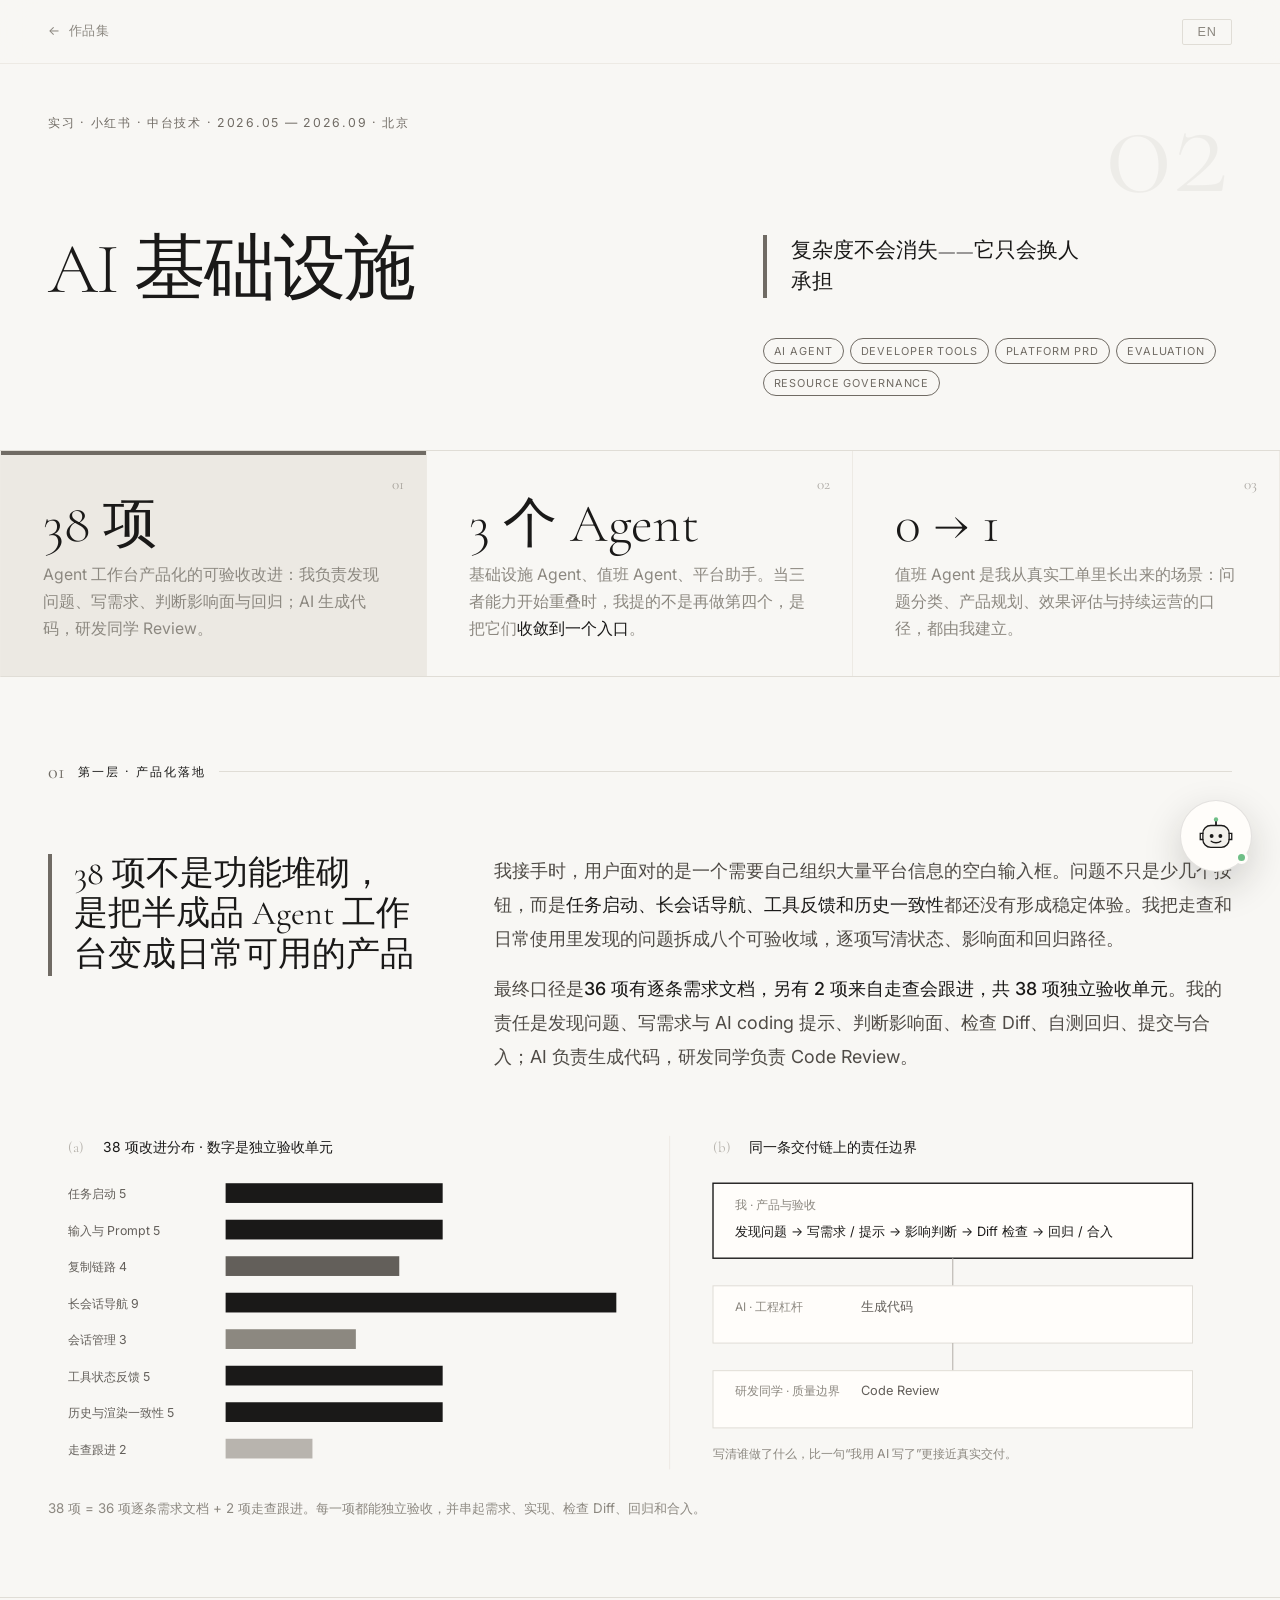
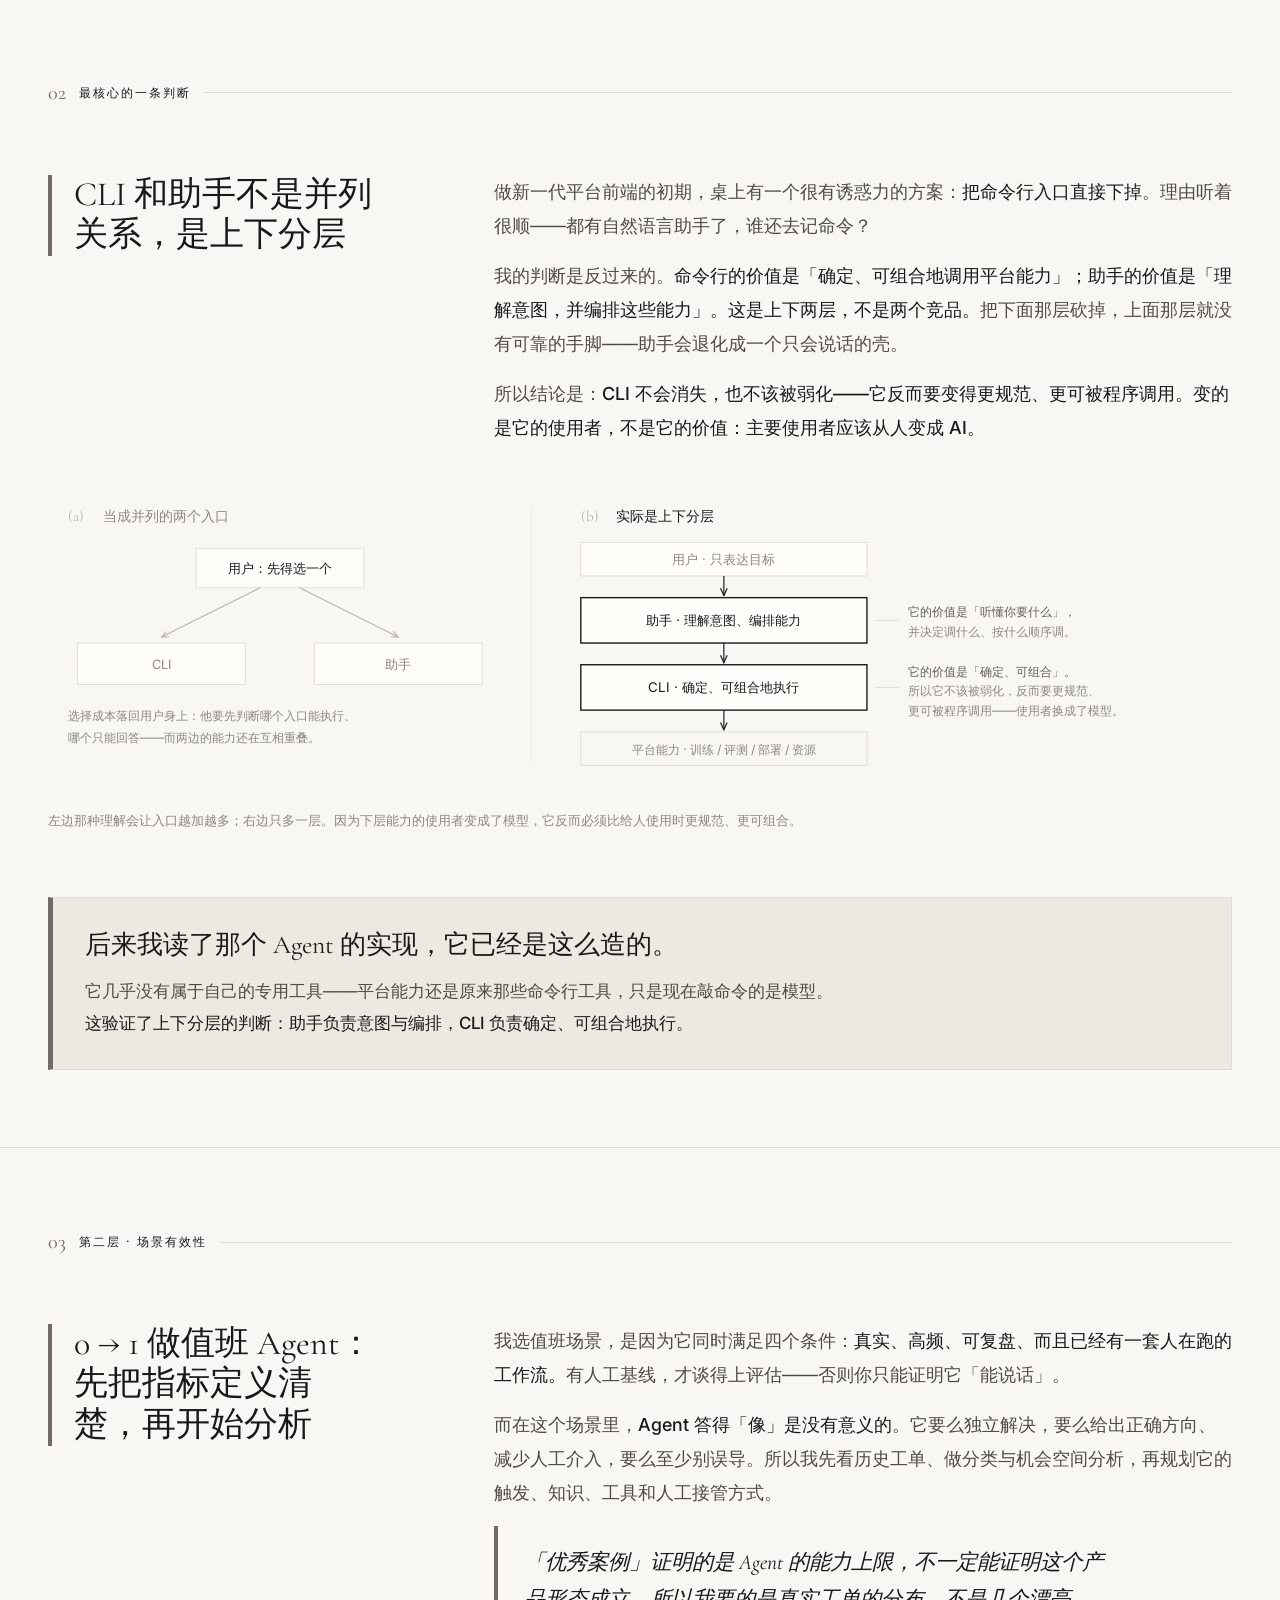
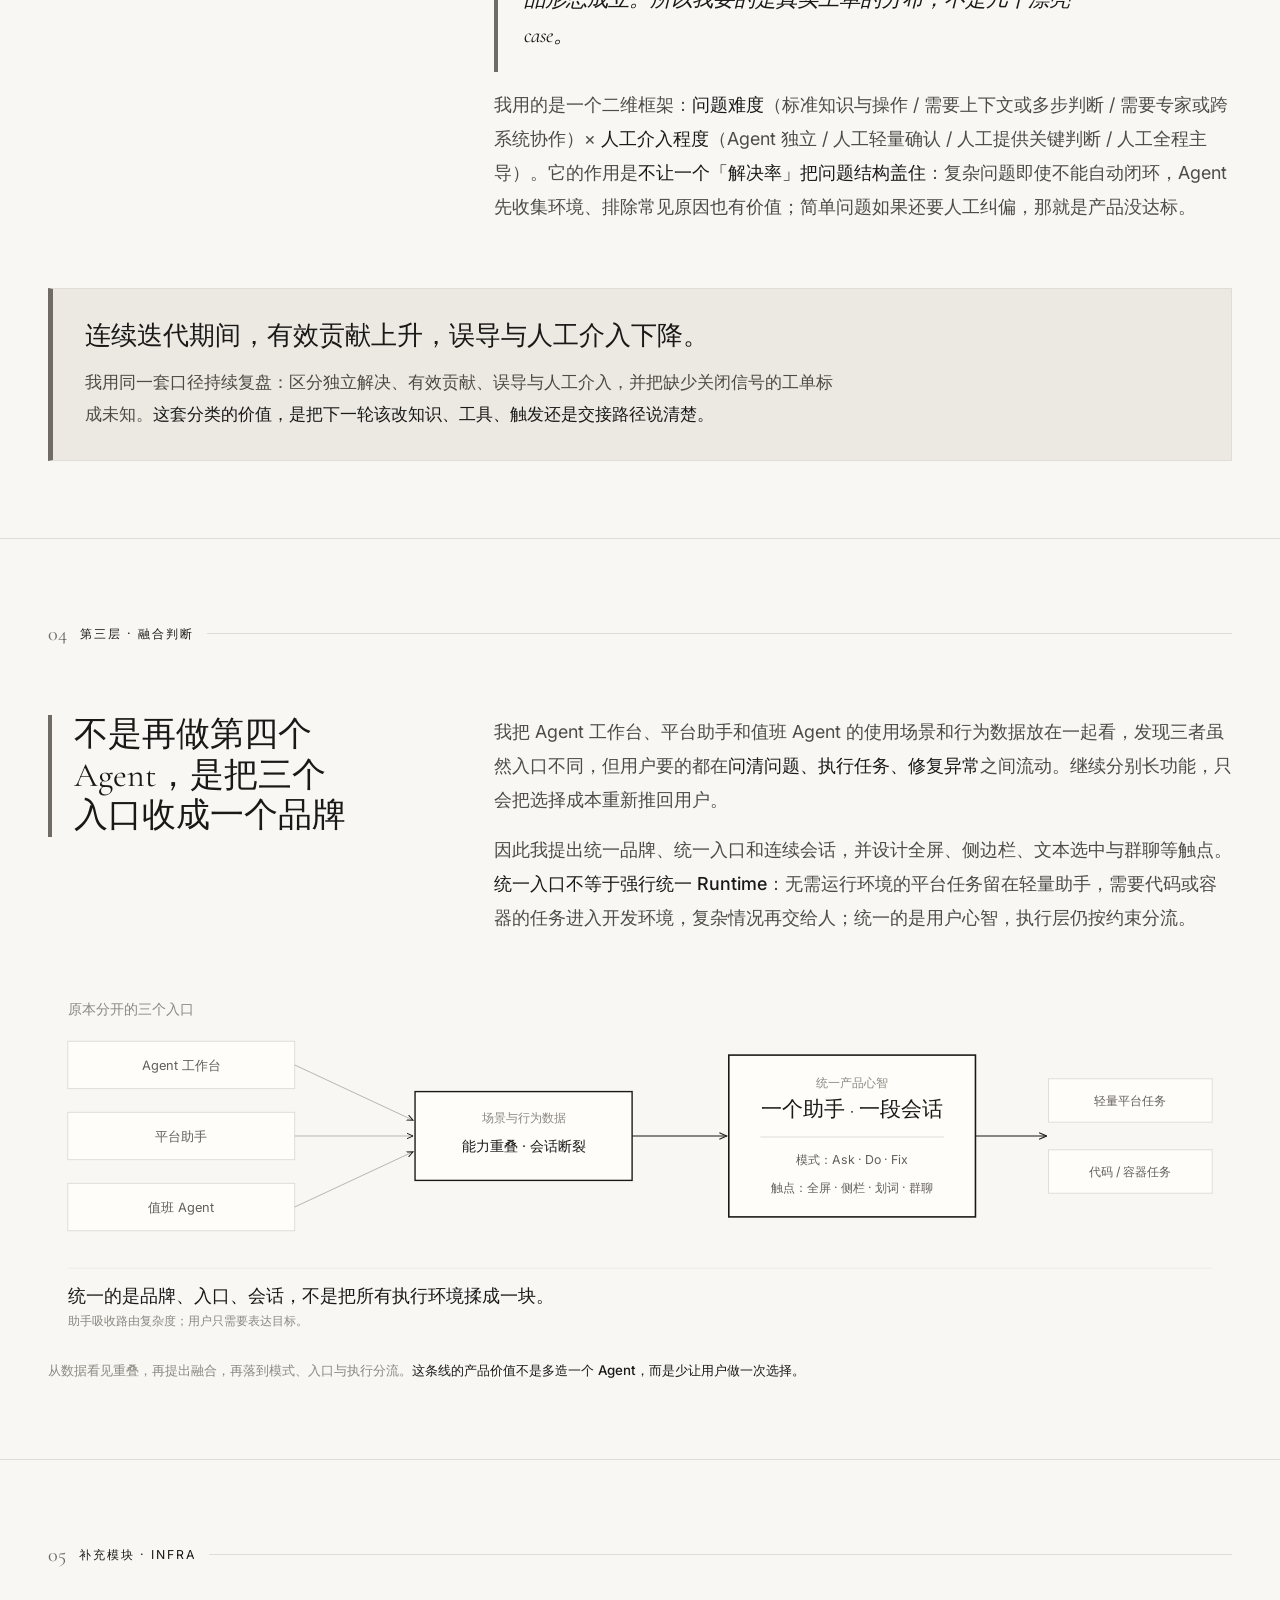
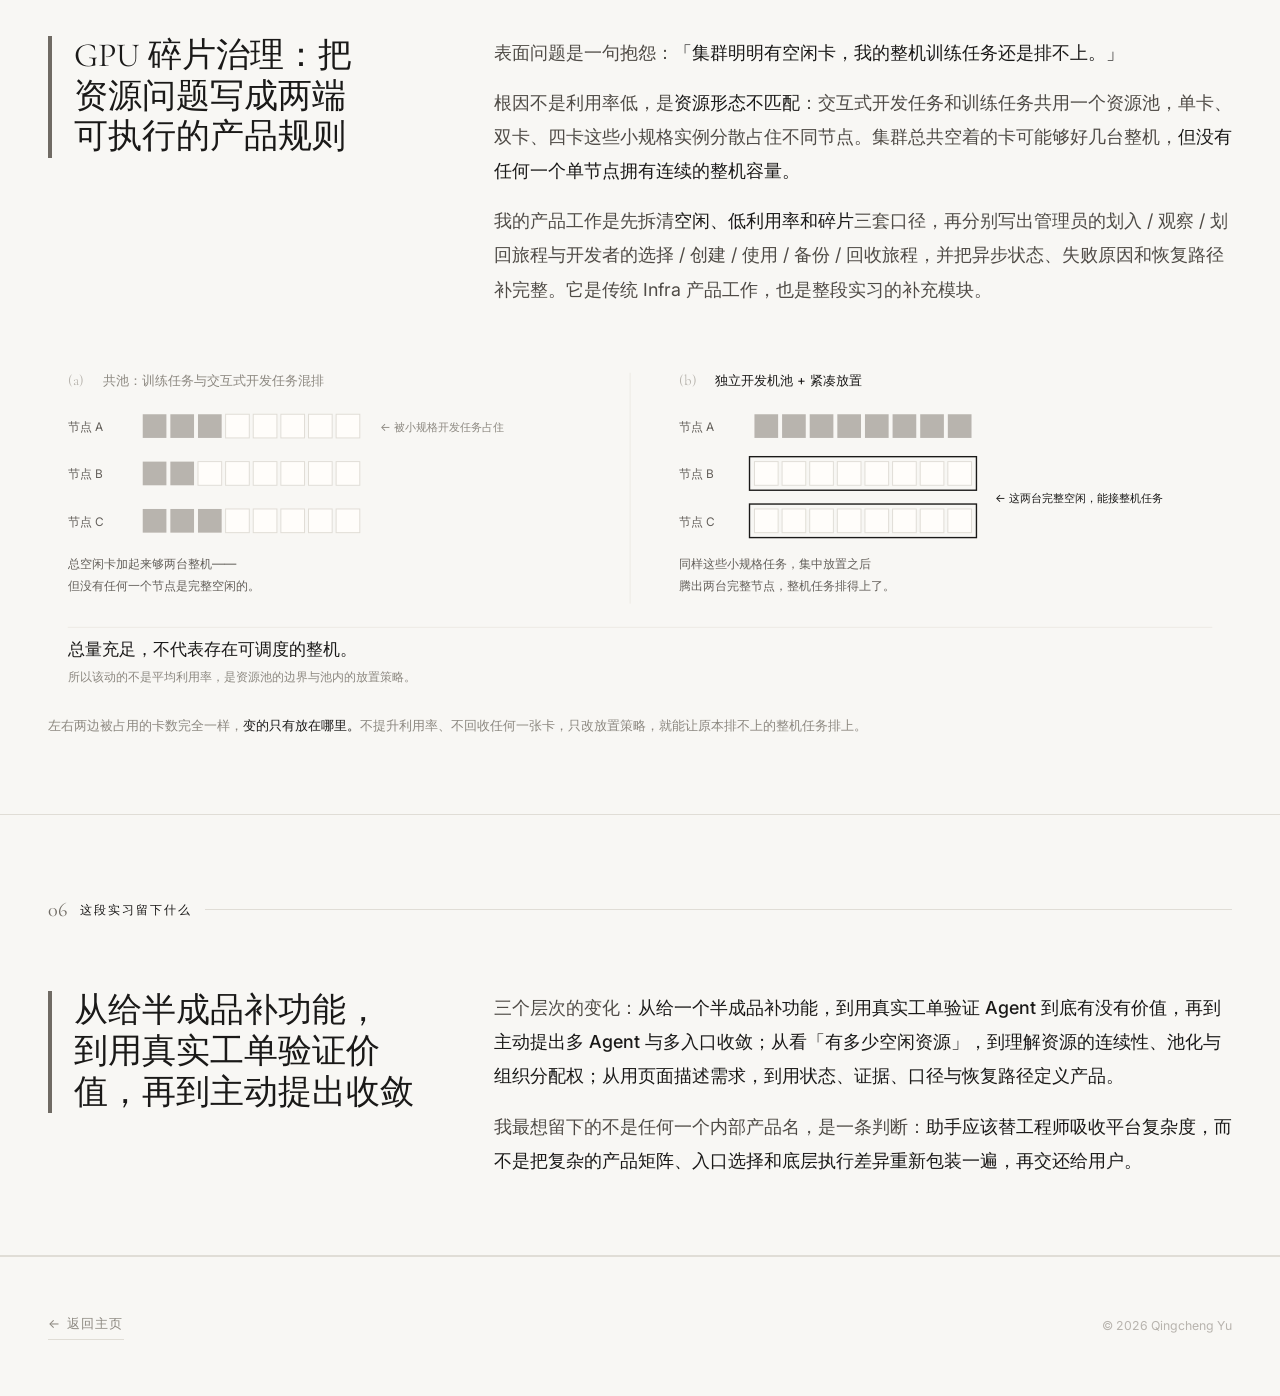
<file: projects/xhs/index.html>
<!DOCTYPE html>
<html lang="zh">
<head>
  <meta charset="UTF-8" />
  <meta name="viewport" content="width=device-width, initial-scale=1.0" />
  <link rel="icon" href="/assets/favicon.svg" type="image/svg+xml" />
  <title>小红书中台 · AI 基础设施 · Qingcheng Yu</title>
  <link rel="preconnect" href="https://fonts.googleapis.com" />
  <link rel="preconnect" href="https://fonts.gstatic.com" crossorigin />
  <link href="https://fonts.googleapis.com/css2?family=Cormorant+Garamond:ital,wght@0,300;0,400;0,600;1,300;1,400&family=Inter:wght@300;400;500&display=swap" rel="stylesheet" />
  <style>
    *, *::before, *::after { box-sizing: border-box; margin: 0; padding: 0; }
    :root {
      --bg: #F8F7F4; --text: #1A1918; --muted: #8C8880;
      --light: #B8B4AE; --border: #E0DDD6; --border-light: #EDEAE4;
      --serif: 'Cormorant Garamond', 'Noto Serif SC', Georgia, serif;
      --sans:  'Inter', -apple-system, 'PingFang SC', sans-serif;
      --ease: cubic-bezier(0.4, 0, 0.2, 1);
    }
    html { scroll-behavior: smooth; }
    body { background: var(--bg); color: var(--text); font-family: var(--sans); font-weight: 400; line-height: 1.75; -webkit-font-smoothing: antialiased; }
    a { color: inherit; text-decoration: none; }
    .container { max-width: 1080px; margin: 0 auto; padding: 0 48px; }

    /* NAV */
    nav { position: fixed; top: 0; left: 0; right: 0; z-index: 200; height: 64px; background: rgba(248,247,244,0.92); backdrop-filter: blur(16px); border-bottom: 1px solid var(--border-light); }
    .nav-inner { height: 100%; display: flex; align-items: center; justify-content: space-between; }
    .nav-back { font-size: 0.72rem; letter-spacing: 0.08em; text-transform: uppercase; color: var(--muted); display: flex; align-items: center; gap: 8px; transition: color 0.2s; }
    .nav-back:hover { color: var(--text); }
    #lang-btn { font-size: 0.72rem; letter-spacing: 0.08em; background: none; border: 1px solid var(--border); padding: 5px 14px; cursor: pointer; color: var(--muted); transition: all 0.2s; border-radius: 2px; }
    #lang-btn:hover { background: var(--text); color: var(--bg); border-color: var(--text); }

    /* HERO */
    .hero { padding: 140px 0 80px; border-bottom: 1px solid var(--border); }
    .hero-meta { font-size: 0.7rem; letter-spacing: 0.14em; text-transform: uppercase; color: var(--light); margin-bottom: 28px; }
    .hero-title { font-family: var(--serif); font-size: clamp(3rem, 7vw, 6rem); font-weight: 300; line-height: 1.05; margin-bottom: 20px; }
    .hero-sub { font-family: var(--serif); font-size: 1.4rem; font-style: italic; color: var(--muted); margin-bottom: 40px; }
    .hero-tags { display: flex; flex-wrap: wrap; gap: 6px; }
    .tag { font-size: 0.65rem; letter-spacing: 0.08em; text-transform: uppercase; padding: 4px 10px; border: 1px solid var(--border); color: var(--muted); border-radius: 2px; }

    /* STATS */
    .stats { display: grid; grid-template-columns: repeat(3, 1fr); border-bottom: 1px solid var(--border); }
    .stat { padding: 52px 40px; border-right: 1px solid var(--border-light); }
    .stat:last-child { border-right: none; }
    .stat-num { font-family: var(--serif); font-size: 3.2rem; font-weight: 300; line-height: 1; margin-bottom: 10px; }
    .stat-label { font-size: 0.75rem; color: var(--muted); line-height: 1.6; }
    .stat-label strong { color: var(--text); font-weight: 500; }

    /* CONTENT */
    section { padding: 80px 0; border-bottom: 1px solid var(--border); }
    .sec-label { font-size: 0.68rem; letter-spacing: 0.16em; text-transform: uppercase; color: var(--light); margin-bottom: 48px; padding-bottom: 16px; border-bottom: 1px solid var(--border-light); }
    .two-col { display: grid; grid-template-columns: 300px 1fr; gap: 80px; align-items: start; }
    .col-head { font-family: var(--serif); font-size: 1.8rem; font-weight: 300; line-height: 1.3; }
    .col-body { font-size: 0.88rem; color: #635F5A; line-height: 1.9; }
    .col-body p + p { margin-top: 16px; }
    .col-body strong { color: var(--text); font-weight: 500; }
    .two-col + .two-col { margin-top: 76px; }

    /* CALLOUT */
    .callout { border-left: 2px solid var(--text); padding: 4px 0 4px 24px; margin-top: 40px; }
    .callout .big { font-family: var(--serif); font-size: 1.3rem; line-height: 1.45; color: var(--text); margin-bottom: 12px; }
    .callout p { font-size: 0.85rem; color: #4E4A45; line-height: 1.9; }
    .callout strong { color: var(--text); font-weight: 500; }
    .quote { border-left: 2px solid var(--border); padding-left: 22px; margin-top: 28px; font-family: var(--serif); font-size: 1.08rem; font-style: italic; color: #4E4A45; line-height: 1.7; }

    /* DIAGRAM */
    .diagram { margin-top: 52px; }
    .diagram svg { width: 100%; height: auto; display: block; }
    .diagram text { font-family: var(--sans); }
    .diagram text.dg-serif { font-family: var(--serif); }
    .dg-hint { display: none; font-size: 0.66rem; letter-spacing: 0.08em; color: var(--light); margin-bottom: 12px; }
    .dg-cap { margin-top: 16px; font-size: 0.76rem; color: var(--muted); line-height: 1.75; }
    .dg-cap strong { color: var(--text); font-weight: 500; }

    /* ROUNDS */
    .rounds { margin-top: 44px; border-top: 1px solid var(--border-light); }
    .round { display: grid; grid-template-columns: 52px 1fr 1fr; gap: 34px; padding: 24px 0; border-bottom: 1px solid var(--border-light); align-items: start; }
    .round-n { font-family: var(--serif); font-size: 1.7rem; font-weight: 300; color: var(--light); line-height: 0.9; }
    .round-did { font-size: 0.84rem; color: var(--text); line-height: 1.8; }
    .round-did strong { font-weight: 500; }
    .round-got { font-size: 0.84rem; color: #706C67; line-height: 1.8; }
    .round-got strong { color: var(--text); font-weight: 500; }

    /* NOT-EQUAL LEDGER */
    .neq { margin-top: 44px; border-top: 1px solid var(--border-light); }
    .neq-row { display: grid; grid-template-columns: 1fr 46px 1fr; gap: 16px; padding: 18px 0; border-bottom: 1px solid var(--border-light); align-items: center; }
    .neq-a { font-size: 0.84rem; color: var(--text); line-height: 1.7; }
    .neq-op { font-family: var(--serif); font-size: 1.35rem; color: var(--light); text-align: center; line-height: 1; }
    .neq-b { font-size: 0.84rem; color: #706C67; line-height: 1.7; }

    /* BOUNDS */
    .bounds { margin-top: 44px; display: grid; grid-template-columns: repeat(2, 1fr); gap: 1px; background: var(--border-light); border: 1px solid var(--border-light); }
    .bound { background: var(--bg); padding: 26px 30px; }
    .bound-k { font-size: 0.66rem; letter-spacing: 0.12em; text-transform: uppercase; color: var(--light); margin-bottom: 10px; }
    .bound-v { font-size: 0.83rem; color: #635F5A; line-height: 1.85; }
    .bound-v strong { color: var(--text); font-weight: 500; }

    /* FOOTER */
    .page-footer { padding: 56px 0; }
    .footer-inner { display: flex; align-items: center; justify-content: space-between; }
    .footer-back { font-size: 0.72rem; letter-spacing: 0.1em; text-transform: uppercase; color: var(--muted); display: flex; align-items: center; gap: 8px; transition: color 0.2s; }
    .footer-back:hover { color: var(--text); }
    .footer-copy { font-size: 0.7rem; color: var(--light); }

    @media (max-width: 840px) {
      .diagram { overflow-x: auto; -webkit-overflow-scrolling: touch; }
      .diagram svg { min-width: 1100px; }
      .dg-hint { display: block; }
      .container { padding: 0 24px; }
      .two-col, .stats, .bounds { grid-template-columns: 1fr; }
      .two-col { gap: 32px; }
      .stats { padding: 0 24px; }
      .stat { border-right: none; border-bottom: 1px solid var(--border-light); padding: 36px 0; }
      .round { grid-template-columns: 1fr; gap: 8px; }
      .round-n { font-size: 1.2rem; }
      .neq-row { grid-template-columns: 1fr; gap: 4px; padding: 16px 0; }
      .neq-op { text-align: left; font-size: 1.1rem; }
      section { padding: 60px 0; }
    }
    ::selection { background: var(--text); color: var(--bg); }
  </style>
  <link rel="stylesheet" href="/assets/site.css" />
  <link rel="stylesheet" href="/assets/chat-widget.css" />
</head>
<body class="project-page" data-exhibit="xhs">

<nav>
  <div class="container nav-inner">
    <a href="/" class="nav-back">← <span data-i18n="back">作品集</span></a>
    <button id="lang-btn" onclick="toggleLang()">EN</button>
  </div>
</nav>

<div class="hero">
  <div class="container">
    <p class="hero-meta" data-i18n="hero_meta"></p>
    <h1 class="hero-title" data-i18n="hero_title"></h1>
    <p class="hero-sub" data-i18n="hero_sub"></p>
    <div class="hero-tags">
      <span class="tag">AI Agent</span>
      <span class="tag">Developer Tools</span>
      <span class="tag">Platform PRD</span>
      <span class="tag">Evaluation</span>
      <span class="tag">Resource Governance</span>
    </div>
  </div>
</div>

<div class="stats">
  <div class="stat"><div class="stat-num" data-i18n="s1n"></div><div class="stat-label" data-i18n="s1"></div></div>
  <div class="stat"><div class="stat-num" data-i18n="s2n"></div><div class="stat-label" data-i18n="s2"></div></div>
  <div class="stat"><div class="stat-num" data-i18n="s3n"></div><div class="stat-label" data-i18n="s3"></div></div>
</div>

<!-- ① Agent 工作台产品化 -->
<section>
  <div class="container">
    <p class="sec-label" data-i18n="sec3_label"></p>
    <div class="two-col">
      <h2 class="col-head" data-i18n="sec3_head"></h2>
      <div class="col-body">
        <p data-i18n="sec3_p1"></p>
        <p data-i18n="sec3_p2"></p>
      </div>
    </div>

    <div class="diagram">
      <p class="dg-hint" data-i18n="dg_hint"></p>
      <svg viewBox="0 0 1200 360" role="img" aria-labelledby="dg2Title">
        <title id="dg2Title" data-i18n="dg2_alt"></title>
        <text x="20" y="26" class="dg-serif" font-size="15" fill="#B8B4AE">(a)</text>
        <text x="56" y="26" font-size="14" fill="#1A1918" data-i18n="dg2_scope"></text>

        <text x="20" y="73" font-size="12.5" fill="#635F5A" data-i18n="dg2_d1"></text>
        <rect x="180" y="58" width="220" height="20" fill="#1A1918"/>
        <text x="20" y="110" font-size="12.5" fill="#635F5A" data-i18n="dg2_d2"></text>
        <rect x="180" y="95" width="220" height="20" fill="#1A1918"/>
        <text x="20" y="147" font-size="12.5" fill="#635F5A" data-i18n="dg2_d3"></text>
        <rect x="180" y="132" width="176" height="20" fill="#635F5A"/>
        <text x="20" y="184" font-size="12.5" fill="#635F5A" data-i18n="dg2_d4"></text>
        <rect x="180" y="169" width="396" height="20" fill="#1A1918"/>
        <text x="20" y="221" font-size="12.5" fill="#635F5A" data-i18n="dg2_d5"></text>
        <rect x="180" y="206" width="132" height="20" fill="#8C8880"/>
        <text x="20" y="258" font-size="12.5" fill="#635F5A" data-i18n="dg2_d6"></text>
        <rect x="180" y="243" width="220" height="20" fill="#1A1918"/>
        <text x="20" y="295" font-size="12.5" fill="#635F5A" data-i18n="dg2_d7"></text>
        <rect x="180" y="280" width="220" height="20" fill="#1A1918"/>
        <text x="20" y="332" font-size="12.5" fill="#635F5A" data-i18n="dg2_d8"></text>
        <rect x="180" y="317" width="88" height="20" fill="#B8B4AE"/>

        <line x1="630" y1="10" x2="630" y2="348" stroke="#EDEAE4" stroke-width="1"/>
        <text x="674" y="26" class="dg-serif" font-size="15" fill="#B8B4AE">(b)</text>
        <text x="710" y="26" font-size="14" fill="#1A1918" data-i18n="dg2_roles"></text>
        <rect x="674" y="58" width="486" height="76" fill="#FFFDFA" stroke="#1A1918" stroke-width="1.4"/>
        <text x="696" y="84" font-size="12" fill="#8C8880" data-i18n="dg2_me_k"></text>
        <text x="696" y="111" font-size="13" fill="#1A1918" data-i18n="dg2_me_v"></text>
        <line x1="917" y1="134" x2="917" y2="162" stroke="#B8B4AE" stroke-width="1.1"/>
        <rect x="674" y="162" width="486" height="58" fill="#FFFDFA" stroke="#E0DDD6" stroke-width="1"/>
        <text x="696" y="187" font-size="12" fill="#8C8880" data-i18n="dg2_ai_k"></text>
        <text x="824" y="187" font-size="13" fill="#635F5A" data-i18n="dg2_ai_v"></text>
        <line x1="917" y1="220" x2="917" y2="248" stroke="#B8B4AE" stroke-width="1.1"/>
        <rect x="674" y="248" width="486" height="58" fill="#FFFDFA" stroke="#E0DDD6" stroke-width="1"/>
        <text x="696" y="273" font-size="12" fill="#8C8880" data-i18n="dg2_eng_k"></text>
        <text x="824" y="273" font-size="13" fill="#635F5A" data-i18n="dg2_eng_v"></text>
        <text x="674" y="336" font-size="12.5" fill="#8C8880" data-i18n="dg2_foot"></text>
      </svg>
      <p class="dg-cap" data-i18n="dg2_cap"></p>
    </div>
  </div>
</section>

<!-- ② CLI 与助手的上下分层 -->
<section>
  <div class="container">
    <p class="sec-label" data-i18n="sec2_label"></p>
    <div class="two-col">
      <h2 class="col-head" data-i18n="sec2_head"></h2>
      <div class="col-body">
        <p data-i18n="sec2_p1"></p>
        <p data-i18n="sec2_p2"></p>
        <p data-i18n="sec2_p3"></p>
      </div>
    </div>

    <div class="diagram">
      <p class="dg-hint" data-i18n="dg_hint"></p>
      <svg viewBox="0 0 1200 300" role="img" aria-labelledby="dg1Title">
        <title id="dg1Title" data-i18n="dg1_alt"></title>
        <defs>
          <marker id="ar1" viewBox="0 0 10 10" refX="9" refY="5" markerWidth="7" markerHeight="7" orient="auto-start-reverse">
            <path d="M0,1 L9,5 L0,9" fill="none" stroke="#1A1918" stroke-width="1.4"/>
          </marker>
          <marker id="ar1g" viewBox="0 0 10 10" refX="9" refY="5" markerWidth="7" markerHeight="7" orient="auto-start-reverse">
            <path d="M0,1 L9,5 L0,9" fill="none" stroke="#B8B4AE" stroke-width="1.4"/>
          </marker>
        </defs>

        <!-- (a) 并列 -->
        <text x="20" y="24" class="dg-serif" font-size="15" fill="#B8B4AE">(a)</text>
        <text x="56" y="24" font-size="14" fill="#8C8880" data-i18n="dg1_a_t"></text>
        <rect x="150" y="52" width="170" height="40" fill="#FFFDFA" stroke="#E0DDD6" stroke-width="1"/>
        <text x="235" y="77" text-anchor="middle" font-size="13.5" fill="#1A1918" data-i18n="dg1_a_u"></text>
        <line x1="215" y1="92" x2="115" y2="142" stroke="#B8B4AE" stroke-width="1.1" marker-end="url(#ar1g)"/>
        <line x1="255" y1="92" x2="355" y2="142" stroke="#B8B4AE" stroke-width="1.1" marker-end="url(#ar1g)"/>
        <rect x="30" y="148" width="170" height="42" fill="#FFFDFA" stroke="#E0DDD6" stroke-width="1"/>
        <text x="115" y="174" text-anchor="middle" font-size="13" fill="#8C8880" data-i18n="dg1_a_l"></text>
        <rect x="270" y="148" width="170" height="42" fill="#FFFDFA" stroke="#E0DDD6" stroke-width="1"/>
        <text x="355" y="174" text-anchor="middle" font-size="13" fill="#8C8880" data-i18n="dg1_a_r"></text>
        <text x="20" y="226" font-size="12.5" fill="#8C8880" data-i18n="dg1_a_c1"></text>
        <text x="20" y="248" font-size="12.5" fill="#8C8880" data-i18n="dg1_a_c2"></text>

        <line x1="490" y1="10" x2="490" y2="270" stroke="#EDEAE4" stroke-width="1"/>

        <!-- (b) 分层 -->
        <text x="540" y="24" class="dg-serif" font-size="15" fill="#B8B4AE">(b)</text>
        <text x="576" y="24" font-size="14" fill="#1A1918" data-i18n="dg1_b_t"></text>
        <rect x="540" y="46" width="290" height="34" fill="#FFFDFA" stroke="#E0DDD6" stroke-width="1"/>
        <text x="685" y="68" text-anchor="middle" font-size="13" fill="#8C8880" data-i18n="dg1_b_1"></text>
        <line x1="685" y1="80" x2="685" y2="100" stroke="#1A1918" stroke-width="1.2" marker-end="url(#ar1)"/>
        <rect x="540" y="102" width="290" height="46" fill="#FFFDFA" stroke="#1A1918" stroke-width="1.4"/>
        <text x="685" y="130" text-anchor="middle" font-size="13.5" fill="#1A1918" data-i18n="dg1_b_2"></text>
        <line x1="685" y1="148" x2="685" y2="168" stroke="#1A1918" stroke-width="1.2" marker-end="url(#ar1)"/>
        <rect x="540" y="170" width="290" height="46" fill="#FFFDFA" stroke="#1A1918" stroke-width="1.4"/>
        <text x="685" y="198" text-anchor="middle" font-size="13.5" fill="#1A1918" data-i18n="dg1_b_3"></text>
        <line x1="685" y1="216" x2="685" y2="236" stroke="#1A1918" stroke-width="1.2" marker-end="url(#ar1)"/>
        <rect x="540" y="238" width="290" height="34" fill="#F8F7F4" stroke="#E0DDD6" stroke-width="1"/>
        <text x="685" y="260" text-anchor="middle" font-size="12.5" fill="#8C8880" data-i18n="dg1_b_4"></text>
        <line x1="838" y1="125" x2="862" y2="125" stroke="#E0DDD6" stroke-width="1"/>
        <text x="872" y="121" font-size="12.5" fill="#635F5A" data-i18n="dg1_n1"></text>
        <text x="872" y="141" font-size="12.5" fill="#8C8880" data-i18n="dg1_n2"></text>
        <line x1="838" y1="193" x2="862" y2="193" stroke="#E0DDD6" stroke-width="1"/>
        <text x="872" y="181" font-size="12.5" fill="#635F5A" data-i18n="dg1_n3"></text>
        <text x="872" y="201" font-size="12.5" fill="#8C8880" data-i18n="dg1_n4"></text>
        <text x="872" y="221" font-size="12.5" fill="#8C8880" data-i18n="dg1_n5"></text>
      </svg>
      <p class="dg-cap" data-i18n="dg1_cap"></p>
    </div>

    <div class="callout">
      <p class="big" data-i18n="sec2_co_big"></p>
      <p data-i18n="sec2_co_p"></p>
    </div>
  </div>
</section>

<!-- ③ 速度差 -->

<!-- ⑥ 值班 Agent 0→1 -->
<section>
  <div class="container">
    <p class="sec-label" data-i18n="sec6_label"></p>
    <div class="two-col">
      <h2 class="col-head" data-i18n="sec6_head"></h2>
      <div class="col-body">
        <p data-i18n="sec6_p1"></p>
        <p data-i18n="sec6_p2"></p>
        <p class="quote" data-i18n="sec6_q"></p>
        <p data-i18n="sec6_p3"></p>
      </div>
    </div>
    <div class="callout">
      <p class="big" data-i18n="sec6_co_big"></p>
      <p data-i18n="sec6_co_p"></p>
    </div>
  </div>
</section>

<!-- ⑦ 统一入口 ≠ 统一 Runtime -->
<section>
  <div class="container">
    <p class="sec-label" data-i18n="sec7_label"></p>
    <div class="two-col">
      <h2 class="col-head" data-i18n="sec7_head"></h2>
      <div class="col-body">
        <p data-i18n="sec7_p1"></p>
        <p data-i18n="sec7_p2"></p>
      </div>
    </div>

    <div class="diagram">
      <p class="dg-hint" data-i18n="dg_hint"></p>
      <svg viewBox="0 0 1200 360" role="img" aria-labelledby="dg3Title">
        <title id="dg3Title" data-i18n="dg3_alt"></title>
        <defs>
          <marker id="ar3" viewBox="0 0 10 10" refX="9" refY="5" markerWidth="7" markerHeight="7" orient="auto-start-reverse">
            <path d="M0,1 L9,5 L0,9" fill="none" stroke="#1A1918" stroke-width="1.4"/>
          </marker>
        </defs>
        <text x="20" y="26" font-size="14" fill="#8C8880" data-i18n="dg3_inputs"></text>
        <rect x="20" y="54" width="230" height="48" fill="#FFFDFA" stroke="#E0DDD6"/>
        <text x="135" y="83" text-anchor="middle" font-size="13" fill="#635F5A" data-i18n="dg3_i1"></text>
        <rect x="20" y="126" width="230" height="48" fill="#FFFDFA" stroke="#E0DDD6"/>
        <text x="135" y="155" text-anchor="middle" font-size="13" fill="#635F5A" data-i18n="dg3_i2"></text>
        <rect x="20" y="198" width="230" height="48" fill="#FFFDFA" stroke="#E0DDD6"/>
        <text x="135" y="227" text-anchor="middle" font-size="13" fill="#635F5A" data-i18n="dg3_i3"></text>

        <line x1="250" y1="78" x2="370" y2="134" stroke="#B8B4AE" marker-end="url(#ar3)"/>
        <line x1="250" y1="150" x2="370" y2="150" stroke="#B8B4AE" marker-end="url(#ar3)"/>
        <line x1="250" y1="222" x2="370" y2="166" stroke="#B8B4AE" marker-end="url(#ar3)"/>
        <rect x="372" y="105" width="220" height="90" fill="#FFFDFA" stroke="#1A1918" stroke-width="1.4"/>
        <text x="482" y="136" text-anchor="middle" font-size="12" fill="#8C8880" data-i18n="dg3_data_k"></text>
        <text x="482" y="165" text-anchor="middle" font-size="14" fill="#1A1918" data-i18n="dg3_data_v"></text>
        <line x1="592" y1="150" x2="688" y2="150" stroke="#1A1918" stroke-width="1.2" marker-end="url(#ar3)"/>

        <rect x="690" y="68" width="250" height="164" fill="#FFFDFA" stroke="#1A1918" stroke-width="1.6"/>
        <text x="815" y="100" text-anchor="middle" font-size="12" fill="#8C8880" data-i18n="dg3_one_k"></text>
        <text x="815" y="130" text-anchor="middle" class="dg-serif" font-size="21" fill="#1A1918" data-i18n="dg3_one_v"></text>
        <line x1="722" y1="151" x2="908" y2="151" stroke="#E0DDD6"/>
        <text x="815" y="178" text-anchor="middle" font-size="12.5" fill="#635F5A" data-i18n="dg3_modes"></text>
        <text x="815" y="207" text-anchor="middle" font-size="12.5" fill="#635F5A" data-i18n="dg3_channels"></text>

        <line x1="940" y1="150" x2="1012" y2="150" stroke="#1A1918" stroke-width="1.2" marker-end="url(#ar3)"/>
        <rect x="1014" y="92" width="166" height="44" fill="#FFFDFA" stroke="#E0DDD6"/>
        <text x="1097" y="119" text-anchor="middle" font-size="12.5" fill="#635F5A" data-i18n="dg3_r1"></text>
        <rect x="1014" y="164" width="166" height="44" fill="#FFFDFA" stroke="#E0DDD6"/>
        <text x="1097" y="191" text-anchor="middle" font-size="12.5" fill="#635F5A" data-i18n="dg3_r2"></text>

        <line x1="20" y1="284" x2="1180" y2="284" stroke="#EDEAE4"/>
        <text x="20" y="318" class="dg-serif" font-size="18" fill="#1A1918" data-i18n="dg3_foot1"></text>
        <text x="20" y="342" font-size="12.5" fill="#8C8880" data-i18n="dg3_foot2"></text>
      </svg>
      <p class="dg-cap" data-i18n="dg3_cap"></p>
    </div>
  </div>
</section>

<!-- ⑧ GPU 碎片治理 -->
<section>
  <div class="container">
    <p class="sec-label" data-i18n="sec8_label"></p>
    <div class="two-col">
      <h2 class="col-head" data-i18n="sec8_head"></h2>
      <div class="col-body">
        <p data-i18n="sec8_p1"></p>
        <p data-i18n="sec8_p2"></p>
        <p data-i18n="sec8_p3"></p>
      </div>
    </div>

    <div class="diagram">
      <p class="dg-hint" data-i18n="dg_hint"></p>
      <svg viewBox="0 0 1200 344" role="img" aria-labelledby="dg4Title">
        <title id="dg4Title" data-i18n="dg4_alt"></title>

        <!-- (a) 共池 -->
        <text x="20" y="26" class="dg-serif" font-size="15" fill="#B8B4AE">(a)</text>
        <text x="56" y="26" font-size="13.5" fill="#8C8880" data-i18n="dg4_a_t"></text>
        <text x="20" y="73" font-size="12" fill="#635F5A" data-i18n="dg4_n1"></text>
        <g fill="#B8B4AE"><rect x="96" y="56" width="24" height="24"/><rect x="124" y="56" width="24" height="24"/><rect x="152" y="56" width="24" height="24"/></g>
        <g fill="#FFFDFA" stroke="#E0DDD6"><rect x="180" y="56" width="24" height="24"/><rect x="208" y="56" width="24" height="24"/><rect x="236" y="56" width="24" height="24"/><rect x="264" y="56" width="24" height="24"/><rect x="292" y="56" width="24" height="24"/></g>
        <text x="20" y="121" font-size="12" fill="#635F5A" data-i18n="dg4_n2"></text>
        <g fill="#B8B4AE"><rect x="96" y="104" width="24" height="24"/><rect x="124" y="104" width="24" height="24"/></g>
        <g fill="#FFFDFA" stroke="#E0DDD6"><rect x="152" y="104" width="24" height="24"/><rect x="180" y="104" width="24" height="24"/><rect x="208" y="104" width="24" height="24"/><rect x="236" y="104" width="24" height="24"/><rect x="264" y="104" width="24" height="24"/><rect x="292" y="104" width="24" height="24"/></g>
        <text x="20" y="169" font-size="12" fill="#635F5A" data-i18n="dg4_n3"></text>
        <g fill="#B8B4AE"><rect x="96" y="152" width="24" height="24"/><rect x="124" y="152" width="24" height="24"/><rect x="152" y="152" width="24" height="24"/></g>
        <g fill="#FFFDFA" stroke="#E0DDD6"><rect x="180" y="152" width="24" height="24"/><rect x="208" y="152" width="24" height="24"/><rect x="236" y="152" width="24" height="24"/><rect x="264" y="152" width="24" height="24"/><rect x="292" y="152" width="24" height="24"/></g>
        <text x="336" y="73" font-size="11.5" fill="#8C8880" data-i18n="dg4_side_a"></text>
        <text x="20" y="212" font-size="12.5" fill="#635F5A" data-i18n="dg4_a_c1"></text>
        <text x="20" y="234" font-size="12.5" fill="#635F5A" data-i18n="dg4_a_c2"></text>

        <line x1="590" y1="14" x2="590" y2="248" stroke="#EDEAE4" stroke-width="1"/>

        <!-- (b) 独立池 + binpack -->
        <text x="640" y="26" class="dg-serif" font-size="15" fill="#B8B4AE">(b)</text>
        <text x="676" y="26" font-size="13.5" fill="#1A1918" data-i18n="dg4_b_t"></text>
        <text x="640" y="73" font-size="12" fill="#635F5A" data-i18n="dg4_n1"></text>
        <g fill="#B8B4AE"><rect x="716" y="56" width="24" height="24"/><rect x="744" y="56" width="24" height="24"/><rect x="772" y="56" width="24" height="24"/><rect x="800" y="56" width="24" height="24"/><rect x="828" y="56" width="24" height="24"/><rect x="856" y="56" width="24" height="24"/><rect x="884" y="56" width="24" height="24"/><rect x="912" y="56" width="24" height="24"/></g>
        <text x="640" y="121" font-size="12" fill="#635F5A" data-i18n="dg4_n2"></text>
        <g fill="#FFFDFA" stroke="#E0DDD6"><rect x="716" y="104" width="24" height="24"/><rect x="744" y="104" width="24" height="24"/><rect x="772" y="104" width="24" height="24"/><rect x="800" y="104" width="24" height="24"/><rect x="828" y="104" width="24" height="24"/><rect x="856" y="104" width="24" height="24"/><rect x="884" y="104" width="24" height="24"/><rect x="912" y="104" width="24" height="24"/></g>
        <rect x="711" y="99" width="230" height="34" fill="none" stroke="#1A1918" stroke-width="1.4"/>
        <text x="640" y="169" font-size="12" fill="#635F5A" data-i18n="dg4_n3"></text>
        <g fill="#FFFDFA" stroke="#E0DDD6"><rect x="716" y="152" width="24" height="24"/><rect x="744" y="152" width="24" height="24"/><rect x="772" y="152" width="24" height="24"/><rect x="800" y="152" width="24" height="24"/><rect x="828" y="152" width="24" height="24"/><rect x="856" y="152" width="24" height="24"/><rect x="884" y="152" width="24" height="24"/><rect x="912" y="152" width="24" height="24"/></g>
        <rect x="711" y="147" width="230" height="34" fill="none" stroke="#1A1918" stroke-width="1.4"/>
        <text x="960" y="145" font-size="11.5" fill="#1A1918" data-i18n="dg4_side_b"></text>
        <text x="640" y="212" font-size="12.5" fill="#635F5A" data-i18n="dg4_b_c1"></text>
        <text x="640" y="234" font-size="12.5" fill="#635F5A" data-i18n="dg4_b_c2"></text>

        <line x1="20" y1="272" x2="1180" y2="272" stroke="#EDEAE4" stroke-width="1"/>
        <text x="20" y="300" class="dg-serif" font-size="17" fill="#1A1918" data-i18n="dg4_foot1"></text>
        <text x="20" y="326" font-size="12.5" fill="#8C8880" data-i18n="dg4_foot2"></text>
      </svg>
      <p class="dg-cap" data-i18n="dg4_cap"></p>
    </div>

  </div>
</section>

<!-- ⑪ 留下什么 -->
<section>
  <div class="container">
    <p class="sec-label" data-i18n="sec11_label"></p>
    <div class="two-col">
      <h2 class="col-head" data-i18n="sec11_head"></h2>
      <div class="col-body">
        <p data-i18n="sec11_p1"></p>
        <p data-i18n="sec11_p2"></p>
      </div>
    </div>
  </div>
</section>

<!-- SECTIONS -->

<div class="page-footer">
  <div class="container">
    <div class="footer-inner">
      <a href="/" class="footer-back" data-i18n="foot_back">← 返回主页</a>
      <span class="footer-copy">© 2026 Qingcheng Yu</span>
    </div>
  </div>
</div>

<script>
const T = {
  "zh": {
    "dg_hint": "← 左右滑动看完整图 →",
    "sec3_label": "第一层 · 产品化落地",
    "sec3_head": "38 项不是功能堆砌，是把半成品 Agent 工作台变成日常可用的产品",
    "sec3_p1": "我接手时，用户面对的是一个需要自己组织大量平台信息的空白输入框。问题不只是少几个按钮，而是<strong>任务启动、长会话导航、工具反馈和历史一致性</strong>都还没有形成稳定体验。我把走查和日常使用里发现的问题拆成八个可验收域，逐项写清状态、影响面和回归路径。",
    "sec3_p2": "最终口径是<strong>36 项有逐条需求文档，另有 2 项来自走查会跟进，共 38 项独立验收单元</strong>。我的责任是发现问题、写需求与 AI coding 提示、判断影响面、检查 Diff、自测回归、提交与合入；AI 负责生成代码，研发同学负责 Code Review。",
    "dg2_alt": "38 项 Agent 工作台产品化改进的八类分布，以及产品、AI 与研发之间的交付边界",
    "dg2_scope": "38 项改进分布 · 数字是独立验收单元",
    "dg2_d1": "任务启动 5",
    "dg2_d2": "输入与 Prompt 5",
    "dg2_d3": "复制链路 4",
    "dg2_d4": "长会话导航 9",
    "dg2_d5": "会话管理 3",
    "dg2_d6": "工具状态反馈 5",
    "dg2_d7": "历史与渲染一致性 5",
    "dg2_d8": "走查跟进 2",
    "dg2_roles": "同一条交付链上的责任边界",
    "dg2_me_k": "我 · 产品与验收",
    "dg2_me_v": "发现问题 → 写需求 / 提示 → 影响判断 → Diff 检查 → 回归 / 合入",
    "dg2_ai_k": "AI · 工程杠杆",
    "dg2_ai_v": "生成代码",
    "dg2_eng_k": "研发同学 · 质量边界",
    "dg2_eng_v": "Code Review",
    "dg2_foot": "写清谁做了什么，比一句“我用 AI 写了”更接近真实交付。",
    "dg2_cap": "38 项 = 36 项逐条需求文档 + 2 项走查跟进。每一项都能独立验收，并串起需求、实现、检查 Diff、回归和合入。",
    "sec7_label": "第三层 · 融合判断",
    "sec7_head": "不是再做第四个 Agent，是把三个入口收成一个品牌",
    "sec7_p1": "我把 Agent 工作台、平台助手和值班 Agent 的使用场景和行为数据放在一起看，发现三者虽然入口不同，但用户要的都在<strong>问清问题、执行任务、修复异常</strong>之间流动。继续分别长功能，只会把选择成本重新推回用户。",
    "sec7_p2": "因此我提出统一品牌、统一入口和连续会话，并设计全屏、侧边栏、文本选中与群聊等触点。<strong>统一入口不等于强行统一 Runtime</strong>：无需运行环境的平台任务留在轻量助手，需要代码或容器的任务进入开发环境，复杂情况再交给人；统一的是用户心智，执行层仍按约束分流。",
    "dg3_alt": "三个 Agent 入口基于使用场景数据收敛为一个助手、三个工作模式和多个触点，同时保留不同执行环境",
    "dg3_inputs": "原本分开的三个入口",
    "dg3_i1": "Agent 工作台",
    "dg3_i2": "平台助手",
    "dg3_i3": "值班 Agent",
    "dg3_data_k": "场景与行为数据",
    "dg3_data_v": "能力重叠 · 会话断裂",
    "dg3_one_k": "统一产品心智",
    "dg3_one_v": "一个助手 · 一段会话",
    "dg3_modes": "模式：Ask · Do · Fix",
    "dg3_channels": "触点：全屏 · 侧栏 · 划词 · 群聊",
    "dg3_r1": "轻量平台任务",
    "dg3_r2": "代码 / 容器任务",
    "dg3_foot1": "统一的是品牌、入口、会话，不是把所有执行环境揉成一块。",
    "dg3_foot2": "助手吸收路由复杂度；用户只需要表达目标。",
    "dg3_cap": "从数据看见重叠，再提出融合，再落到模式、入口与执行分流。<strong>这条线的产品价值不是多造一个 Agent，而是少让用户做一次选择。</strong>",
    "sec11_label": "这段实习留下什么",
    "sec11_head": "从给半成品补功能，到用真实工单验证价值，再到主动提出收敛",
    "sec11_p1": "三个层次的变化：<strong>从给一个半成品补功能，到用真实工单验证 Agent 到底有没有价值，再到主动提出多 Agent 与多入口收敛；从看「有多少空闲资源」，到理解资源的连续性、池化与组织分配权；从用页面描述需求，到用状态、证据、口径与恢复路径定义产品。</strong>",
    "sec11_p2": "我最想留下的不是任何一个内部产品名，是一条判断：<strong>助手应该替工程师吸收平台复杂度，而不是把复杂的产品矩阵、入口选择和底层执行差异重新包装一遍，再交还给用户。</strong>",
    "sec8_label": "补充模块 · Infra",
    "sec8_head": "GPU 碎片治理：把资源问题写成两端可执行的产品规则",
    "sec8_p1": "表面问题是一句抱怨：<strong>「集群明明有空闲卡，我的整机训练任务还是排不上。」</strong>",
    "sec8_p2": "根因不是利用率低，是<strong>资源形态不匹配</strong>：交互式开发任务和训练任务共用一个资源池，单卡、双卡、四卡这些小规格实例分散占住不同节点。集群总共空着的卡可能够好几台整机，<strong>但没有任何一个单节点拥有连续的整机容量。</strong>",
    "sec8_p3": "我的产品工作是先拆清<strong>空闲、低利用率和碎片</strong>三套口径，再分别写出管理员的划入 / 观察 / 划回旅程与开发者的选择 / 创建 / 使用 / 备份 / 回收旅程，并把异步状态、失败原因和恢复路径补完整。它是传统 Infra 产品工作，也是整段实习的补充模块。",
    "dg4_alt": "对照图：共池时小规格任务把每个节点都切掉一部分，总空闲够整机却没有可调度的整机；独立池加紧凑放置后腾出完整节点",
    "dg4_a_t": "共池：训练任务与交互式开发任务混排",
    "dg4_n1": "节点 A",
    "dg4_n2": "节点 B",
    "dg4_n3": "节点 C",
    "dg4_side_a": "← 被小规格开发任务占住",
    "dg4_side_b": "← 这两台完整空闲，能接整机任务",
    "dg4_a_c1": "总空闲卡加起来够两台整机——",
    "dg4_a_c2": "但没有任何一个节点是完整空闲的。",
    "dg4_b_t": "独立开发机池 + 紧凑放置",
    "dg4_b_c1": "同样这些小规格任务，集中放置之后",
    "dg4_b_c2": "腾出两台完整节点，整机任务排得上了。",
    "dg4_foot1": "总量充足，不代表存在可调度的整机。",
    "dg4_foot2": "所以该动的不是平均利用率，是资源池的边界与池内的放置策略。",
    "dg4_cap": "左右两边被占用的卡数完全一样，<strong>变的只有放在哪里。</strong>不提升利用率、不回收任何一张卡，只改放置策略，就能让原本排不上的整机任务排上。",
    "sec6_label": "第二层 · 场景有效性",
    "sec6_head": "0 → 1 做值班 Agent：先把指标定义清楚，再开始分析",
    "sec6_p1": "我选值班场景，是因为它同时满足四个条件：<strong>真实、高频、可复盘、而且已经有一套人在跑的工作流。</strong>有人工基线，才谈得上评估——否则你只能证明它「能说话」。",
    "sec6_p2": "而在这个场景里，<strong>Agent 答得「像」是没有意义的</strong>。它要么独立解决，要么给出正确方向、减少人工介入，要么至少别误导。所以我先看历史工单、做分类与机会空间分析，再规划它的触发、知识、工具和人工接管方式。",
    "sec6_q": "「优秀案例」证明的是 Agent 的能力上限，不一定能证明这个产品形态成立。所以我要的是真实工单的分布，不是几个漂亮 case。",
    "sec6_p3": "我用的是一个二维框架：<strong>问题难度</strong>（标准知识与操作 / 需要上下文或多步判断 / 需要专家或跨系统协作）× <strong>人工介入程度</strong>（Agent 独立 / 人工轻量确认 / 人工提供关键判断 / 人工全程主导）。它的作用是<strong>不让一个「解决率」把问题结构盖住</strong>：复杂问题即使不能自动闭环，Agent 先收集环境、排除常见原因也有价值；简单问题如果还要人工纠偏，那就是产品没达标。",
    "sec6_co_big": "连续迭代期间，有效贡献上升，误导与人工介入下降。",
    "sec6_co_p": "我用同一套口径持续复盘：区分独立解决、有效贡献、误导与人工介入，并把缺少关闭信号的工单标成未知。<strong>这套分类的价值，是把下一轮该改知识、工具、触发还是交接路径说清楚。</strong>",
    "sec2_label": "最核心的一条判断",
    "sec2_head": "CLI 和助手不是并列关系，是上下分层",
    "sec2_p1": "做新一代平台前端的初期，桌上有一个很有诱惑力的方案：<strong>把命令行入口直接下掉</strong>。理由听着很顺——都有自然语言助手了，谁还去记命令？",
    "sec2_p2": "我的判断是反过来的。<strong>命令行的价值是「确定、可组合地调用平台能力」；助手的价值是「理解意图，并编排这些能力」。这是上下两层，不是两个竞品。</strong>把下面那层砍掉，上面那层就没有可靠的手脚——助手会退化成一个只会说话的壳。",
    "sec2_p3": "所以结论是：<strong>CLI 不会消失，也不该被弱化——它反而要变得更规范、更可被程序调用。变的是它的使用者，不是它的价值：主要使用者应该从人变成 AI。</strong>",
    "dg1_alt": "对照图：把 CLI 和助手当成并列的两个入口，与把它们理解成上下分层的两层",
    "dg1_a_t": "当成并列的两个入口",
    "dg1_a_u": "用户：先得选一个",
    "dg1_a_l": "CLI",
    "dg1_a_r": "助手",
    "dg1_a_c1": "选择成本落回用户身上：他要先判断哪个入口能执行、",
    "dg1_a_c2": "哪个只能回答——而两边的能力还在互相重叠。",
    "dg1_b_t": "实际是上下分层",
    "dg1_b_1": "用户 · 只表达目标",
    "dg1_b_2": "助手 · 理解意图、编排能力",
    "dg1_b_3": "CLI · 确定、可组合地执行",
    "dg1_b_4": "平台能力 · 训练 / 评测 / 部署 / 资源",
    "dg1_n1": "它的价值是「听懂你要什么」，",
    "dg1_n2": "并决定调什么、按什么顺序调。",
    "dg1_n3": "它的价值是「确定、可组合」。",
    "dg1_n4": "所以它不该被弱化，反而要更规范、",
    "dg1_n5": "更可被程序调用——使用者换成了模型。",
    "dg1_cap": "左边那种理解会让入口越加越多；右边只多一层。因为下层能力的使用者变成了模型，它反而必须比给人使用时更规范、更可组合。",
    "sec2_co_big": "后来我读了那个 Agent 的实现，它已经是这么造的。",
    "sec2_co_p": "它几乎没有属于自己的专用工具——平台能力还是原来那些命令行工具，只是现在敲命令的是模型。<strong>这验证了上下分层的判断：助手负责意图与编排，CLI 负责确定、可组合地执行。</strong>",
    "back": "作品集",
    "foot_back": "← 返回主页",
    "hero_meta": "实习 · 小红书 · 中台技术 · 2026.05 — 2026.09 · 北京",
    "hero_title": "AI 基础设施",
    "hero_sub": "复杂度不会消失——它只会换人承担",
    "s1n": "38 项",
    "s1": "Agent 工作台产品化的可验收改进：我负责发现问题、写需求、判断影响面与回归；AI 生成代码，研发同学 Review。",
    "s2n": "3 个 Agent",
    "s2": "基础设施 Agent、值班 Agent、平台助手。当三者能力开始重叠时，我提的不是再做第四个，是把它们<strong>收敛到一个入口</strong>。",
    "s3n": "0 → 1",
    "s3": "值班 Agent 是我从真实工单里长出来的场景：问题分类、产品规划、效果评估与持续运营的口径，都由我建立。"
  },
  "en": {
    "dg_hint": "← swipe to see the full diagram →",
    "sec3_label": "Layer one · productisation",
    "sec3_head": "The 38 improvements were not a feature pile. They turned a half-built agent workspace into an everyday product.",
    "sec3_p1": "When I joined, users faced a blank input box that expected them to assemble a great deal of platform context themselves. The gap was larger than a few missing buttons: <strong>task starts, long-session navigation, tool feedback, and history consistency</strong> had not yet become a dependable experience. I split issues from walkthroughs and daily use into eight testable domains, specifying state, impact and regression paths for each.",
    "sec3_p2": "The final count is <strong>36 items with line-by-line requirement documents plus two walkthrough follow-ups: 38 independent acceptance units</strong>. I found the issues, wrote requirements and AI-coding prompts, judged impact, inspected diffs, ran regression, and handled submission and merge. AI generated code; engineers owned code review.",
    "dg2_alt": "The eight-domain distribution of 38 agent-workspace productisation improvements and the delivery boundary between product, AI and engineering",
    "dg2_scope": "38 improvements · each number is independently testable",
    "dg2_d1": "Task starts 5",
    "dg2_d2": "Input & prompts 5",
    "dg2_d3": "Copy flow 4",
    "dg2_d4": "Long-session navigation 9",
    "dg2_d5": "Session management 3",
    "dg2_d6": "Tool-state feedback 5",
    "dg2_d7": "History & rendering 5",
    "dg2_d8": "Walkthrough follow-ups 2",
    "dg2_roles": "Responsibility along one delivery chain",
    "dg2_me_k": "Me · product & acceptance",
    "dg2_me_v": "Find issue → specify / prompt → assess impact → inspect diff → regress / merge",
    "dg2_ai_k": "AI · engineering leverage",
    "dg2_ai_v": "Generate code",
    "dg2_eng_k": "Engineers · quality boundary",
    "dg2_eng_v": "Code review",
    "dg2_foot": "Naming who did what is closer to real delivery than saying only “I coded with AI.”",
    "dg2_cap": "38 = 36 documented items + two walkthrough follow-ups. Each item is independently testable and connects requirement, implementation, diff review, regression, and merge.",
    "sec7_label": "Layer three · convergence",
    "sec7_head": "The answer was not a fourth agent. It was one brand across three entry points.",
    "sec7_p1": "I compared usage contexts and behaviour data across the agent workspace, the platform assistant, and the on-call agent. Despite different surfaces, user goals kept moving between <strong>asking, doing, and fixing</strong>. Letting each product keep growing separately would simply hand the choice back to users.",
    "sec7_p2": "I proposed one brand, one entry point and continuous sessions, then designed full-screen, sidebar, text-selection and group-chat touchpoints. <strong>A unified entry point is not a forced single runtime</strong>: lightweight platform work stays with the assistant, code or container work enters the development environment, and hard cases hand off to a person. The user model converges; execution still routes by constraint.",
    "dg3_alt": "Three agent entry points converge through usage data into one assistant with three modes and multiple touchpoints while preserving separate execution environments",
    "dg3_inputs": "Three previously separate entry points",
    "dg3_i1": "Agent workspace",
    "dg3_i2": "Platform assistant",
    "dg3_i3": "On-call agent",
    "dg3_data_k": "Context & behaviour data",
    "dg3_data_v": "Overlap · broken sessions",
    "dg3_one_k": "One product model",
    "dg3_one_v": "One assistant · one session",
    "dg3_modes": "Modes: Ask · Do · Fix",
    "dg3_channels": "Surfaces: full · side · selection · chat",
    "dg3_r1": "Light platform tasks",
    "dg3_r2": "Code / container tasks",
    "dg3_foot1": "Brand, entry and session converge. Execution environments do not have to.",
    "dg3_foot2": "The assistant absorbs routing complexity; users only state the goal.",
    "dg3_cap": "Find the overlap in data, make the convergence call, then define modes, surfaces and execution routing. <strong>The product value here is not one more agent; it is one fewer choice for the user.</strong>",
    "sec11_label": "What the internship left me",
    "sec11_head": "From patching a half-built product, to validating it against real tickets, to arguing for convergence",
    "sec11_p1": "Three shifts: <strong>from adding features to a half-built product, to using real support tickets to test whether an agent has any value at all, to proposing that multiple agents and entry points converge; from asking how much capacity is idle, to understanding contiguity, pooling and who holds allocation authority; and from describing requirements as screens, to defining products as state, evidence, definitions and recovery paths.</strong>",
    "sec11_p2": "What I most want to keep isn't any internal product name. It's one judgement: <strong>the assistant should absorb platform complexity on the engineer's behalf — not repackage the product matrix, the entry-point choice and the differences in execution environment and hand them all back.</strong>",
    "sec8_label": "Supporting module · infrastructure",
    "sec8_head": "GPU fragmentation: turning a resource problem into executable rules for both sides",
    "sec8_p1": "On the surface it is one complaint: <strong>\"there are obviously free cards in the cluster, and my whole-node training job still can't get scheduled.\"</strong>",
    "sec8_p2": "The root cause isn't low utilisation. It is a <strong>shape mismatch</strong>: interactive development and training jobs share one pool, and one-, two- and four-card instances end up scattered across different nodes. The cluster may have enough free cards in total for several whole nodes, <strong>while no single node has contiguous whole-node capacity.</strong>",
    "sec8_p3": "My product work was to separate <strong>idle, under-utilised, and fragmented</strong> into three definitions; write the administrator's move-in / observe / move-back journey and the developer's choose / create / use / back-up / reclaim journey; then specify asynchronous states, failure reasons and recovery paths. This is conventional infrastructure product work, and a supporting module in the internship story.",
    "dg4_alt": "Comparison: in a shared pool small jobs carve a slice out of every node, so total idle capacity exists but no schedulable whole node does; a dedicated pool with compact placement frees complete nodes",
    "dg4_a_t": "Shared pool: training and interactive dev jobs mixed",
    "dg4_n1": "Node A",
    "dg4_n2": "Node B",
    "dg4_n3": "Node C",
    "dg4_side_a": "← taken by small dev jobs",
    "dg4_side_b": "← these two are wholly free; a big job fits",
    "dg4_a_c1": "Total free cards add up to two whole nodes —",
    "dg4_a_c2": "but not one node is completely free.",
    "dg4_b_t": "Dedicated dev pool + compact placement",
    "dg4_b_c1": "The same small jobs, placed together,",
    "dg4_b_c2": "free two whole nodes. Now the big job schedules.",
    "dg4_foot1": "Enough capacity in total does not mean a schedulable whole node exists.",
    "dg4_foot2": "So what has to change isn't average utilisation. It's pool boundaries and placement policy.",
    "dg4_cap": "The number of occupied cards is identical on both sides; <strong>the only thing that changed is where they sit.</strong> Without improving utilisation or reclaiming a single card, placement alone lets a previously unschedulable job schedule.",
    "sec6_label": "Layer two · does it work in the scenario",
    "sec6_head": "0 → 1 on an on-call agent: define the metrics first, then start analysing",
    "sec6_p1": "I picked on-call support because it satisfies four conditions at once: <strong>it is real, high-frequency, reviewable, and it already has a human workflow running.</strong> Without a human baseline there is nothing to evaluate against — you can only prove the thing can talk.",
    "sec6_p2": "And in this scenario, <strong>an agent sounding right is worth nothing</strong>. Either it resolves the ticket, or it points in the right direction and reduces human involvement, or at minimum it doesn't mislead. So I started from historical tickets — classification and opportunity analysis — and then designed its triggers, knowledge, tools and human-handover path.",
    "sec6_q": "A showcase of great cases proves the ceiling of what an agent can do. It doesn't prove the product form stands up. So what I wanted was the distribution of real tickets, not a handful of beautiful cases.",
    "sec6_p3": "The frame I used was two-dimensional: <strong>problem difficulty</strong> (standard knowledge and operations / needs context or multi-step judgement / needs an expert or crosses systems) × <strong>degree of human involvement</strong> (agent alone / light human confirmation / human supplies the key judgement / human leads throughout). Its job is to <strong>stop a single \"resolution rate\" from hiding the structure of the problem</strong>: on a hard ticket, an agent that gathers the environment and rules out the usual causes has value even without closing it; on an easy ticket, if a human still has to correct it, the product has failed.",
    "sec6_co_big": "Across consecutive iterations, useful contribution rose while misleading answers and human involvement fell.",
    "sec6_co_p": "I reviewed each iteration with the same definitions: independent resolution, useful contribution, misleading output, and human involvement, while marking tickets without a closing signal as unknown. <strong>The classification turned each miss into a clear next move: knowledge, tools, trigger, or handoff.</strong>",
    "sec2_label": "The call at the centre of it",
    "sec2_head": "The CLI and the assistant aren't side by side. One sits on top of the other.",
    "sec2_p1": "Early in the work on the new platform front end there was a tempting option on the table: <strong>retire the command-line entry point altogether</strong>. The argument sounds clean — we have a natural-language assistant now, so who is going to memorise commands?",
    "sec2_p2": "My read was the opposite. <strong>The CLI's value is invoking platform capabilities deterministically and composably. The assistant's value is understanding intent and orchestrating those capabilities. Those are two layers, not two competing products.</strong> Cut the lower one and the upper one has no reliable hands and feet — the assistant degrades into a shell that can only talk.",
    "sec2_p3": "So the conclusion: <strong>the CLI isn't going away and shouldn't be weakened — it needs to become more rigorous and more callable by programs. What changes is who uses it, not what it is worth: its primary user should shift from a person to an AI.</strong>",
    "dg1_alt": "A comparison: treating the CLI and the assistant as two parallel entry points, versus understanding them as two stacked layers",
    "dg1_a_t": "Treated as two parallel entry points",
    "dg1_a_u": "User: has to pick one first",
    "dg1_a_l": "CLI",
    "dg1_a_r": "Assistant",
    "dg1_a_c1": "The cost of choosing lands back on the user: which entry point can",
    "dg1_a_c2": "execute, which can only answer — and their capabilities overlap.",
    "dg1_b_t": "What it actually is: two layers",
    "dg1_b_1": "User · states a goal, nothing else",
    "dg1_b_2": "Assistant · reads intent, orchestrates",
    "dg1_b_3": "CLI · deterministic, composable execution",
    "dg1_b_4": "Platform · training / eval / deploy / resources",
    "dg1_n1": "Its value is understanding what you want,",
    "dg1_n2": "then deciding what to call and in what order.",
    "dg1_n3": "Its value is being deterministic and composable.",
    "dg1_n4": "Which is why it shouldn't be weakened — it has to get",
    "dg1_n5": "stricter and more callable. Its user is now a model.",
    "dg1_cap": "The reading on the left keeps adding entry points; the one on the right adds exactly one layer. Because the lower layer's user is now a model, it has to be more rigorous and composable than it ever was for humans.",
    "sec2_co_big": "I later read that agent's implementation. It is already built this way.",
    "sec2_co_p": "It has almost no tools of its own — the platform capabilities are still the same command-line tools; it is simply the model invoking them now. <strong>That validates the layered model: the assistant handles intent and orchestration; the CLI provides deterministic, composable execution.</strong>",
    "back": "Portfolio",
    "foot_back": "← Back to portfolio",
    "hero_meta": "Internship · Xiaohongshu (RED) · Platform Engineering · May – Sep 2026 · Beijing",
    "hero_title": "AI Infrastructure",
    "hero_sub": "Complexity never disappears. It only changes who carries it.",
    "s1n": "38",
    "s1": "testable improvements that productised an agent workspace: I found the problems, wrote the requirements, assessed impact and ran regression; AI generated code and engineers reviewed it.",
    "s2n": "3 agents",
    "s2": "An infrastructure agent, an on-call agent, a platform assistant. Once their capabilities began to overlap, what I proposed was not a fourth one — it was <strong>collapsing them into a single entry point</strong>.",
    "s3n": "0 → 1",
    "s3": "The on-call agent grew out of real support tickets. The problem taxonomy, the product plan, and the evaluation framework with all its definitions are mine."
  }
};
let lang = 'zh';
function applyLang(l) {
  document.querySelectorAll('[data-i18n]').forEach(el => {
    const v = T[l][el.dataset.i18n];
    if (v !== undefined) el.innerHTML = v;
  });
  document.getElementById('lang-btn').textContent = l === 'zh' ? 'EN' : '中文';
  document.documentElement.lang = l === 'zh' ? 'zh' : 'en';
}
function toggleLang() {
  lang = lang === 'zh' ? 'en' : 'zh';
  localStorage.setItem('site_lang', lang);
  applyLang(lang);
}
lang = localStorage.getItem('site_lang') || 'zh';
applyLang(lang);
</script>

<script src="/assets/chat-widget.js"></script>
</body>
</html>
</file>
<file: assets/site.css>
/* Shared editorial grid: wide exhibits, readable text, predictable reflow. */
html {
  font-size: clamp(17px, calc(14px + 0.28vw), 20px);
}

.home-page .nav-inner,
.home-page .stage {
  max-width: 1584px;
  padding-left: clamp(24px, 3vw, 48px);
  padding-right: clamp(24px, 3vw, 48px);
}

.home-page .stage {
  display: block;
}

.home-page .bio {
  max-width: 48ch;
  font-size: 0.95rem;
}

.home-page .tile-hook,
.home-page .meta-row,
.home-page .contacts {
  font-size: 0.92rem;
}

/* Project pages share one exhibition system while retaining a quiet theme color. */
.project-page {
  --accent: #6c665d;
  --accent-soft: #efebe4;
  --exhibit-no: "00";
  counter-reset: exhibit-section;
}

.project-page[data-exhibit="education"] { --accent: #9b743e; --accent-soft: #eee7da; --exhibit-no: "01"; }
.project-page[data-exhibit="xhs"] { --accent: #706b64; --accent-soft: #ece9e3; --exhibit-no: "02"; }
.project-page[data-exhibit="hackathon"] { --accent: #9b5b50; --accent-soft: #f0e4e0; --exhibit-no: "03"; }
.project-page[data-exhibit="driving"] { --accent: #526f82; --accent-soft: #e4eaee; --exhibit-no: "04"; }
.project-page[data-exhibit="interview"] { --accent: #587268; --accent-soft: #e3ebe7; --exhibit-no: "05"; }
.project-page[data-exhibit="casia"] { --accent: #66705c; --accent-soft: #e8ebe3; --exhibit-no: "06"; }
.project-page[data-exhibit="hqks"] { --accent: #75614f; --accent-soft: #ece5dc; --exhibit-no: "07"; }

.project-page .container {
  max-width: 1440px;
}

.project-page nav .nav-inner {
  max-width: 1440px;
}

.project-page .nav-back {
  letter-spacing: 0.04em;
}

.project-page .hero {
  padding: 0;
  border-bottom: 1px solid var(--border);
}

.project-page .hero .container {
  position: relative;
  display: grid;
  grid-template-columns: repeat(12, minmax(0, 1fr));
  grid-template-rows: auto minmax(125px, auto) auto;
  column-gap: clamp(24px, 3.2vw, 52px);
  min-height: clamp(430px, 50vh, 540px);
  padding-top: 112px;
  padding-bottom: 54px;
  overflow: hidden;
}

.project-page .hero .container::after {
  content: var(--exhibit-no);
  position: absolute;
  top: 76px;
  right: clamp(28px, 4vw, 62px);
  font-family: var(--serif);
  font-size: clamp(5.5rem, 11vw, 10rem);
  font-weight: 300;
  line-height: 1;
  color: var(--accent);
  opacity: 0.075;
  pointer-events: none;
}

.project-page .hero-meta {
  grid-column: 1 / 9;
  grid-row: 1;
  align-self: start;
  margin-bottom: 24px;
  color: var(--accent);
  font-size: 0.7rem;
}

.project-page .hero-title {
  grid-column: 1 / 8;
  grid-row: 2;
  align-self: end;
  margin: 0;
  font-size: clamp(3.8rem, 5.6vw, 6.2rem);
  line-height: 0.98;
  letter-spacing: -0.025em;
  text-wrap: balance;
}

.project-page .hero-sub {
  grid-column: 8 / -1;
  grid-row: 2;
  align-self: end;
  max-width: 32ch;
  margin: 0 0 7px;
  padding-left: 24px;
  border-left: 4px solid var(--accent);
  color: var(--text);
  font-size: clamp(1.2rem, 1.65vw, 1.55rem);
  font-style: normal;
  line-height: 1.5;
}

.project-page .hero-tags {
  grid-column: 8 / -1;
  grid-row: 3;
  align-self: end;
  margin-top: 22px;
}

.project-page .tag {
  padding: 7px 10px 6px;
  border-color: var(--accent);
  border-radius: 999px;
  color: var(--accent);
  font-size: 0.62rem;
  line-height: 1;
}

.project-page .stats {
  max-width: 1440px;
  margin-left: auto;
  margin-right: auto;
  border-top: 0;
  border-left: 1px solid var(--border-light);
  border-right: 1px solid var(--border-light);
}

.project-page .stat {
  position: relative;
  min-height: 184px;
  padding: 46px clamp(28px, 3.3vw, 52px) 34px;
  background: var(--panel);
}

.project-page .stat:first-child {
  background: var(--accent-soft);
  box-shadow: inset 0 4px 0 var(--accent);
}

.project-page .stat::before {
  position: absolute;
  top: 20px;
  right: 22px;
  font-family: var(--serif);
  font-size: 0.86rem;
  color: var(--accent);
  opacity: 0.55;
}

.project-page .stat:nth-child(1)::before { content: "01"; }
.project-page .stat:nth-child(2)::before { content: "02"; }
.project-page .stat:nth-child(3)::before { content: "03"; }

.project-page .stat-num {
  color: var(--text);
  font-size: clamp(2.8rem, 4.2vw, 4.2rem);
}

.project-page .two-col {
  grid-template-columns: minmax(280px, 4fr) minmax(0, 8fr);
  gap: clamp(48px, 6vw, 96px);
}

body.project-page > section {
  position: relative;
  padding-top: clamp(66px, 6vw, 88px);
  padding-bottom: clamp(66px, 6vw, 88px);
}

.project-page .sec-label {
  display: flex;
  align-items: center;
  gap: 13px;
  margin-bottom: clamp(42px, 5vw, 68px);
  padding: 0;
  border: 0;
  color: var(--text);
  font-size: 0.7rem;
}

.project-page .sec-label::before {
  counter-increment: exhibit-section;
  content: "0" counter(exhibit-section);
  font-family: var(--serif);
  font-size: 1.15rem;
  font-weight: 400;
  letter-spacing: 0;
  color: var(--accent);
}

.project-page .sec-label::after {
  content: "";
  flex: 1;
  height: 1px;
  background: var(--border);
}

.project-page .col-head {
  position: sticky;
  top: 96px;
  padding-left: 22px;
  border-left: 4px solid var(--accent);
  font-size: clamp(1.85rem, 2.65vw, 2.65rem);
  font-weight: 400;
  line-height: 1.2;
  text-wrap: balance;
}

.project-page .col-body {
  font-size: 1.02rem;
  color: #4f4b46;
  line-height: 1.9;
}

.project-page .col-body > p,
.project-page .callout p,
.project-page .step-desc,
.project-page .round-did,
.project-page .round-got {
  max-width: 68ch;
}

.project-page .stat-label {
  max-width: 42ch;
  font-size: 0.9rem;
  line-height: 1.72;
}

.project-page .hero-title {
  text-wrap: balance;
}

.project-page img,
.project-page svg {
  max-width: 100%;
}

.project-page .callout {
  margin-top: clamp(38px, 5vw, 64px);
  padding: 28px 32px 30px;
  border: 1px solid var(--border);
  border-left: 5px solid var(--accent);
  background: var(--accent-soft);
}

.project-page .callout .big {
  font-size: clamp(1.35rem, 2vw, 1.8rem);
}

.project-page .callout p {
  font-size: 0.96rem;
}

.project-page .quote {
  padding: 18px 0 18px 26px;
  border-left: 4px solid var(--accent);
  color: var(--text);
  font-size: 1.22rem;
}

.project-page .trio,
.project-page .pair {
  gap: 16px;
  margin-top: 42px;
}

.project-page .trio-item,
.project-page .pair-item {
  padding: 30px 28px;
  border: 1px solid var(--border);
  border-top: 4px solid var(--accent);
  border-radius: 2px;
  background: var(--panel);
}

.project-page .trio-item h4,
.project-page .pair-item h4 {
  font-size: 1.3rem;
}

.project-page .trio-item p,
.project-page .pair-item p,
.project-page .path-body,
.project-page .round-did,
.project-page .round-got,
.project-page .tl-desc,
.project-page .bound-v {
  font-size: 0.94rem;
  line-height: 1.78;
}

.project-page .paths,
.project-page .bounds {
  gap: 14px;
  border: 0;
  background: transparent;
}

.project-page .path,
.project-page .bound {
  border: 1px solid var(--border);
  border-top: 4px solid var(--accent);
  background: var(--panel);
}

.project-page .timeline,
.project-page .rounds {
  border-top-color: var(--accent);
}

.project-page .tl-item,
.project-page .round {
  border-bottom-color: var(--border);
}

.project-page .tl-label,
.project-page .round-n,
.project-page .path-tag,
.project-page .bound-k {
  color: var(--accent);
}

.project-page figure.fig,
.project-page .fig-2 figure,
.project-page .honor-grid figure {
  padding: clamp(12px, 1.8vw, 24px);
  border: 1px solid var(--border);
  background: var(--panel);
}

.project-page figure.fig img,
.project-page .fig-2 img,
.project-page .honor-grid img {
  border: 0;
}

.project-page figure.fig figcaption,
.project-page .fig-2 figcaption,
.project-page .honor-grid figcaption,
.project-page .artifact-cap {
  font-size: 0.84rem;
  line-height: 1.7;
}

.project-page .artifact {
  border-color: var(--border);
  border-radius: 2px;
  background: var(--panel);
}

.project-page .pull {
  position: relative;
  max-width: 22ch;
  padding-left: 30px;
  border-left: 5px solid var(--accent);
  color: var(--text);
  font-size: clamp(2.2rem, 4.5vw, 4.6rem);
  line-height: 1.15;
  text-wrap: balance;
}

.project-page .pull .by {
  margin-top: 24px;
  color: var(--accent);
  font-family: var(--sans);
  font-size: 0.74rem;
  font-style: normal;
  letter-spacing: 0.1em;
  text-transform: uppercase;
}

.project-page .page-footer {
  padding: 56px 0;
  border-top: 1px solid var(--border);
}

.project-page .footer-back {
  border-bottom: 1px solid var(--border);
  padding-bottom: 4px;
}

@media (max-width: 1120px) {
  .home-page .stage {
    display: block;
  }
}

@media (max-width: 960px) {
  .project-page .hero .container {
    grid-template-columns: 1fr;
    grid-template-rows: auto;
    min-height: auto;
    padding-top: 126px;
    padding-bottom: 62px;
  }

  .project-page .hero-meta,
  .project-page .hero-title,
  .project-page .hero-sub,
  .project-page .hero-tags {
    grid-column: 1;
    grid-row: auto;
  }

  .project-page .hero-title {
    margin-top: 28px;
  }

  .project-page .hero-sub {
    max-width: 40ch;
    margin-top: 32px;
  }

  .project-page .hero-tags {
    margin-top: 28px;
  }

  .project-page .two-col {
    grid-template-columns: 1fr;
    gap: 24px;
  }

  .project-page .col-head {
    position: static;
  }
}

@media (max-width: 620px) {
  .home-page .nav-inner,
  .home-page .stage,
  .project-page .container {
    padding-left: 20px;
    padding-right: 20px;
  }

  body.project-page > section {
    padding-top: 56px;
    padding-bottom: 56px;
  }

  .project-page .stats {
    border-left: none;
    border-right: none;
  }

  .project-page .stat {
    min-height: 0;
    padding-left: 20px;
    padding-right: 20px;
  }

  .project-page .hero .container::after {
    top: 84px;
    right: 20px;
    font-size: 5.5rem;
  }

  .project-page .hero-title {
    font-size: clamp(3.25rem, 17vw, 4.6rem);
  }

  .project-page .hero-sub {
    padding-left: 18px;
  }

  .project-page .col-head {
    padding-left: 16px;
  }

  .project-page .callout,
  .project-page .trio-item,
  .project-page .pair-item {
    padding: 24px 20px;
  }

  .project-page .pull {
    padding-left: 20px;
    font-size: clamp(2rem, 11vw, 3.2rem);
  }
}
</file>
<file: assets/chat-widget.css>
/* Shared floating portfolio guide. The widget is mounted by chat-widget.js on every page. */
body.ai-chat-full { overflow: hidden; }

.ai-float {
  position: fixed;
  right: clamp(16px, 2.2vw, 34px);
  bottom: clamp(16px, 2.2vw, 30px);
  z-index: 400;
  font-family: var(--sans, -apple-system, BlinkMacSystemFont, "Segoe UI", sans-serif);
}

.ai-float, .ai-float * { box-sizing: border-box; }

.ai-launcher {
  width: 72px;
  height: 72px;
  border: 1px solid rgba(26, 25, 24, .12);
  border-radius: 50%;
  display: grid;
  place-items: center;
  cursor: pointer;
  color: var(--text, #1A1918);
  background: var(--panel, #FFFDFA);
  box-shadow: 0 14px 38px rgba(26, 25, 24, .18);
  position: relative;
  transition: transform .24s var(--ease, ease), box-shadow .24s var(--ease, ease), opacity .18s;
  animation: ai-hop 6s var(--ease, ease) infinite;
}

.ai-launcher::before {
  content: "";
  position: absolute;
  inset: -5px;
  border: 1px solid rgba(111, 190, 134, .5);
  border-radius: inherit;
  opacity: 0;
  animation: ai-ring 3.2s ease-out infinite;
  pointer-events: none;
}

.ai-launcher:hover {
  animation: none;
  transform: translateY(-4px) scale(1.03);
  box-shadow: 0 18px 46px rgba(26, 25, 24, .22);
}

.ai-launcher:active { transform: translateY(-1px) scale(.98); }
.ai-launcher svg { width: 42px; height: 42px; overflow: visible; }
.ai-launcher .bot-eye { transform-origin: center; animation: ai-blink 3.8s infinite; }

.ai-launcher-status {
  position: absolute;
  right: 3px;
  bottom: 7px;
  width: 13px;
  height: 13px;
  border-radius: 50%;
  background: #6FBE86;
  border: 3px solid var(--panel, #FFFDFA);
  animation: ai-status 2.2s ease-in-out infinite;
}

.ai-launcher-label {
  position: absolute;
  right: 82px;
  top: 50%;
  transform: translate(10px, -50%);
  white-space: nowrap;
  padding: 8px 12px;
  border: 1px solid var(--border-light, #EAE7E0);
  border-radius: 999px;
  background: rgba(255, 253, 250, .96);
  color: var(--muted, #6E6A63);
  box-shadow: 0 8px 24px rgba(26, 25, 24, .08);
  font-size: .72rem;
  opacity: 0;
  visibility: hidden;
  pointer-events: none;
  transition: opacity .18s, transform .18s, visibility .18s;
}

.ai-launcher:hover + .ai-launcher-label,
.ai-launcher:focus-visible + .ai-launcher-label {
  color: var(--text, #1A1918);
  opacity: 1;
  visibility: visible;
  transform: translate(0, -50%);
}

.ai-float.is-open .ai-launcher,
.ai-float.is-open .ai-launcher-label {
  opacity: 0;
  visibility: hidden;
  pointer-events: none;
}

.ai-panel {
  position: absolute;
  right: 0;
  bottom: 88px;
  width: min(460px, calc(100vw - 32px));
  height: min(640px, calc(100dvh - 118px));
  min-height: 430px;
  margin: 0;
  padding: 0;
  background: var(--panel, #FFFDFA);
  border: 1px solid rgba(26, 25, 24, .1);
  border-radius: 16px;
  box-shadow: 0 22px 70px rgba(26, 25, 24, .22);
  display: flex;
  flex-direction: column;
  overflow: hidden;
  visibility: hidden;
  opacity: 0;
  pointer-events: none;
  transform: translateY(16px) scale(.97);
  transform-origin: right bottom;
  transition: opacity .2s var(--ease, ease), transform .24s var(--ease, ease), visibility .2s;
  padding: 0;
  border-bottom-color: rgba(26, 25, 24, .1);
}

.ai-panel button { font-family: var(--sans, -apple-system, BlinkMacSystemFont, "Segoe UI", sans-serif); }

.ai-float.is-open .ai-panel {
  visibility: visible;
  opacity: 1;
  pointer-events: auto;
  transform: translateY(0) scale(1);
}

.ai-panel.is-fullscreen {
  position: fixed;
  inset: 0;
  width: 100vw;
  height: 100dvh;
  min-height: 0;
  border: 0;
  border-radius: 0;
  transform: none;
}

.ai-panel.is-fullscreen .ai-head,
.ai-panel.is-fullscreen .ai-foot {
  padding-left: max(18px, calc((100vw - 820px) / 2));
  padding-right: max(18px, calc((100vw - 820px) / 2));
}

.ai-panel.is-fullscreen .ai-body {
  padding-left: max(18px, calc((100vw - 820px) / 2));
  padding-right: max(18px, calc((100vw - 820px) / 2));
}

.ai-head {
  display: flex;
  align-items: center;
  gap: 10px;
  min-height: 68px;
  padding: 14px 16px 12px 18px;
  border-bottom: 1px solid var(--border-light, #EAE7E0);
}

.ai-dot {
  width: 7px;
  height: 7px;
  border-radius: 50%;
  background: #6FBE86;
  flex: none;
  box-shadow: 0 0 0 3px rgba(111, 190, 134, .22);
}

.ai-head h2 {
  margin: 0;
  font-family: var(--serif, Georgia, serif);
  font-size: 1.1rem;
  font-weight: 500;
  line-height: 1;
}

.ai-head p {
  margin: 4px 0 0;
  font-size: .72rem;
  line-height: 1.4;
  color: var(--muted, #6E6A63);
}

.ai-head-copy { min-width: 0; }
.ai-head-actions { display: flex; align-items: center; gap: 6px; margin-left: auto; }

.ai-icon-btn {
  width: 38px;
  height: 38px;
  padding: 0;
  display: grid;
  place-items: center;
  flex: none;
  border: 1px solid transparent;
  border-radius: 8px;
  background: transparent;
  color: var(--muted, #6E6A63);
  cursor: pointer;
  transition: background .18s, color .18s, border-color .18s;
}

.ai-icon-btn:hover {
  background: #F3F1EC;
  color: var(--text, #1A1918);
  border-color: var(--border-light, #EAE7E0);
}

.ai-icon-btn svg { width: 18px; height: 18px; }
.ai-body-wrap { position: relative; flex: 1; min-height: 0; background: #FBFAF7; }

.ai-body {
  height: 100%;
  overflow-y: auto;
  overscroll-behavior: contain;
  padding: 20px 18px 56px;
  scroll-behavior: smooth;
  scrollbar-width: thin;
  scrollbar-color: var(--border, #E0DCD4) transparent;
}

.ai-msg { margin-bottom: 12px; font-size: .85rem; line-height: 1.75; }
.ai-msg:last-child { margin-bottom: 0; }
.ai-msg.me { text-align: right; }
.ai-msg .ai-bubble { white-space: pre-wrap; overflow-wrap: anywhere; }

.ai-msg.me .ai-bubble {
  display: inline-block;
  max-width: 85%;
  text-align: left;
  background: var(--text, #1A1918);
  color: var(--bg, #F8F7F4);
  padding: 8px 13px;
  border-radius: 13px 13px 3px 13px;
}

.ai-msg.bot .ai-bubble {
  display: inline-block;
  max-width: 94%;
  background: #fff;
  border: 1px solid var(--border-light, #EAE7E0);
  color: #33302C;
  padding: 10px 13px;
  border-radius: 13px 13px 13px 3px;
}

.ai-msg.err .ai-bubble { background: #FFF6F5; border-color: #F0D5D2; color: #8F443B; }
.ai-msg-actions { display: flex; align-items: center; margin-top: 5px; }

.ai-copy {
  display: inline-flex;
  align-items: center;
  gap: 5px;
  padding: 3px 7px;
  border: 0;
  border-radius: 6px;
  background: transparent;
  color: var(--light, #B8B4AE);
  font: 500 .65rem/1 var(--sans, sans-serif);
  cursor: pointer;
  transition: color .18s, background .18s;
}

.ai-copy:hover { color: var(--text, #1A1918); background: #F0EEE8; }
.ai-copy svg { width: 13px; height: 13px; }

.ai-to-bottom {
  position: absolute;
  right: 17px;
  bottom: 14px;
  width: 38px;
  height: 38px;
  padding: 0;
  display: grid;
  place-items: center;
  border: 1px solid var(--border, #E0DCD4);
  border-radius: 50%;
  background: rgba(255, 253, 250, .96);
  color: var(--text, #1A1918);
  cursor: pointer;
  box-shadow: 0 6px 20px rgba(26, 25, 24, .13);
  opacity: 0;
  transform: translateY(8px);
  pointer-events: none;
  transition: opacity .18s, transform .18s;
}

.ai-to-bottom.is-visible { opacity: 1; transform: translateY(0); pointer-events: auto; }
.ai-to-bottom svg { width: 18px; height: 18px; }
.ai-chips { display: flex; flex-wrap: wrap; gap: 6px; margin-top: 10px; }

.ai-chip {
  font: 400 .74rem/1.4 var(--sans, sans-serif);
  padding: 8px 12px;
  cursor: pointer;
  background: none;
  border: 1px solid var(--border, #E0DCD4);
  border-radius: 20px;
  color: var(--muted, #6E6A63);
  transition: all .18s var(--ease, ease);
}

.ai-chip:hover { background: var(--text, #1A1918); color: var(--bg, #F8F7F4); border-color: var(--text, #1A1918); }

.ai-foot {
  padding: 12px 14px 14px;
  border-top: 1px solid var(--border-light, #EAE7E0);
  background: var(--panel, #FFFDFA);
}

.ai-input-row { display: flex; gap: 8px; align-items: flex-end; }

#ai-input {
  flex: 1;
  resize: none;
  min-width: 0;
  max-height: 80px;
  font-family: var(--sans, sans-serif);
  font-size: 1rem;
  line-height: 1.5;
  color: var(--text, #1A1918);
  background: #fff;
  border: 1px solid var(--border, #E0DCD4);
  border-radius: 6px;
  padding: 9px 11px;
  outline: none;
  transition: border-color .2s, box-shadow .2s;
}

#ai-input:focus { border-color: var(--text, #1A1918); box-shadow: 0 0 0 2px rgba(26, 25, 24, .12); }

#ai-send {
  flex: none;
  min-height: 40px;
  padding: 9px 16px;
  cursor: pointer;
  background: var(--text, #1A1918);
  color: var(--bg, #F8F7F4);
  border: none;
  border-radius: 6px;
  font-family: var(--sans, sans-serif);
  font-size: .74rem;
  letter-spacing: .06em;
  transition: opacity .2s;
}

#ai-send:disabled { opacity: .4; cursor: not-allowed; }
#ai-paste { min-height: 40px; width: 40px; }
.ai-note { font-size: .72rem; color: var(--muted, #6E6A63); margin: 8px 0 0; line-height: 1.55; }
.ai-typing span { display: inline-block; animation: ai-thinking 1.3s infinite; }
.ai-typing span:nth-child(2) { animation-delay: .18s; }
.ai-typing span:nth-child(3) { animation-delay: .36s; }

@keyframes ai-thinking { 0%, 60%, 100% { opacity: .25; } 30% { opacity: 1; } }
@keyframes ai-hop {
  0%, 86%, 100% { transform: translateY(0) rotate(0); }
  89% { transform: translateY(-8px) rotate(-3deg); }
  92% { transform: translateY(0) rotate(2deg); }
  95% { transform: translateY(-3px) rotate(0); }
}
@keyframes ai-blink { 0%, 42%, 48%, 100% { transform: scaleY(1); } 45% { transform: scaleY(.08); } }
@keyframes ai-status { 0%, 100% { box-shadow: 0 0 0 0 rgba(111, 190, 134, .25); } 50% { box-shadow: 0 0 0 6px rgba(111, 190, 134, 0); } }
@keyframes ai-ring { 0%, 62% { opacity: 0; transform: scale(.9); } 70% { opacity: .75; } 88%, 100% { opacity: 0; transform: scale(1.12); } }

@media (max-width: 620px) {
  .ai-float { right: 14px; bottom: 14px; }
  .ai-launcher { width: 64px; height: 64px; }
  .ai-launcher svg { width: 38px; height: 38px; }
  .ai-launcher-label { display: none; }
  .ai-panel {
    position: fixed;
    left: 10px;
    right: 10px;
    bottom: 88px;
    width: auto;
    height: min(680px, calc(100dvh - 104px));
    min-height: 0;
  }
  .ai-panel.is-fullscreen { inset: 0; width: 100vw; height: 100dvh; }
  .ai-note { display: none; }
  #ai-input { font-size: 16px; min-height: 44px; }
  #ai-send { min-height: 44px; padding: 11px 18px; }
  #ai-paste { min-height: 44px; width: 44px; }
  .ai-chip { padding: 10px 14px; }
}

@media (prefers-reduced-motion: reduce) {
  .ai-launcher,
  .ai-launcher::before,
  .ai-launcher .bot-eye,
  .ai-launcher-status,
  .ai-typing span { animation: none !important; }
  .ai-panel, .ai-body, .ai-to-bottom, .ai-launcher-label { scroll-behavior: auto; transition-duration: .001ms !important; }
}
</file>
